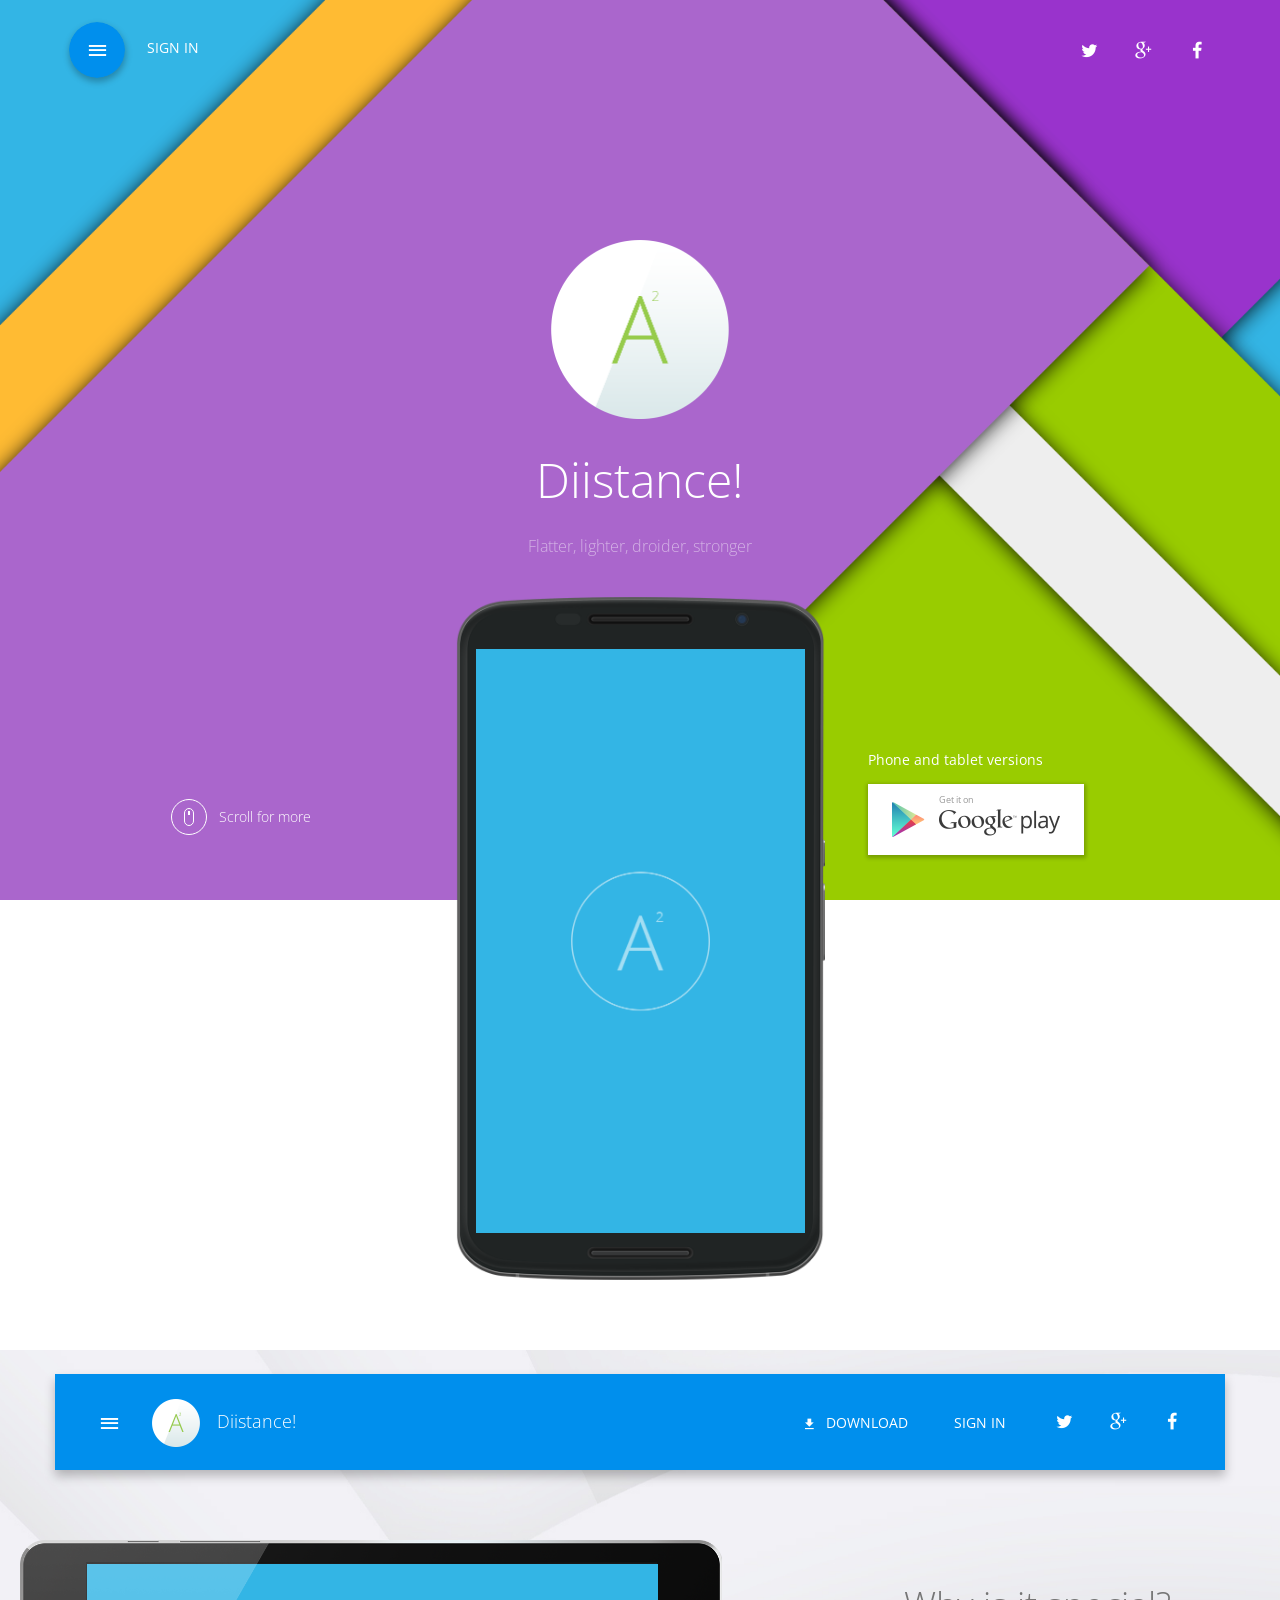
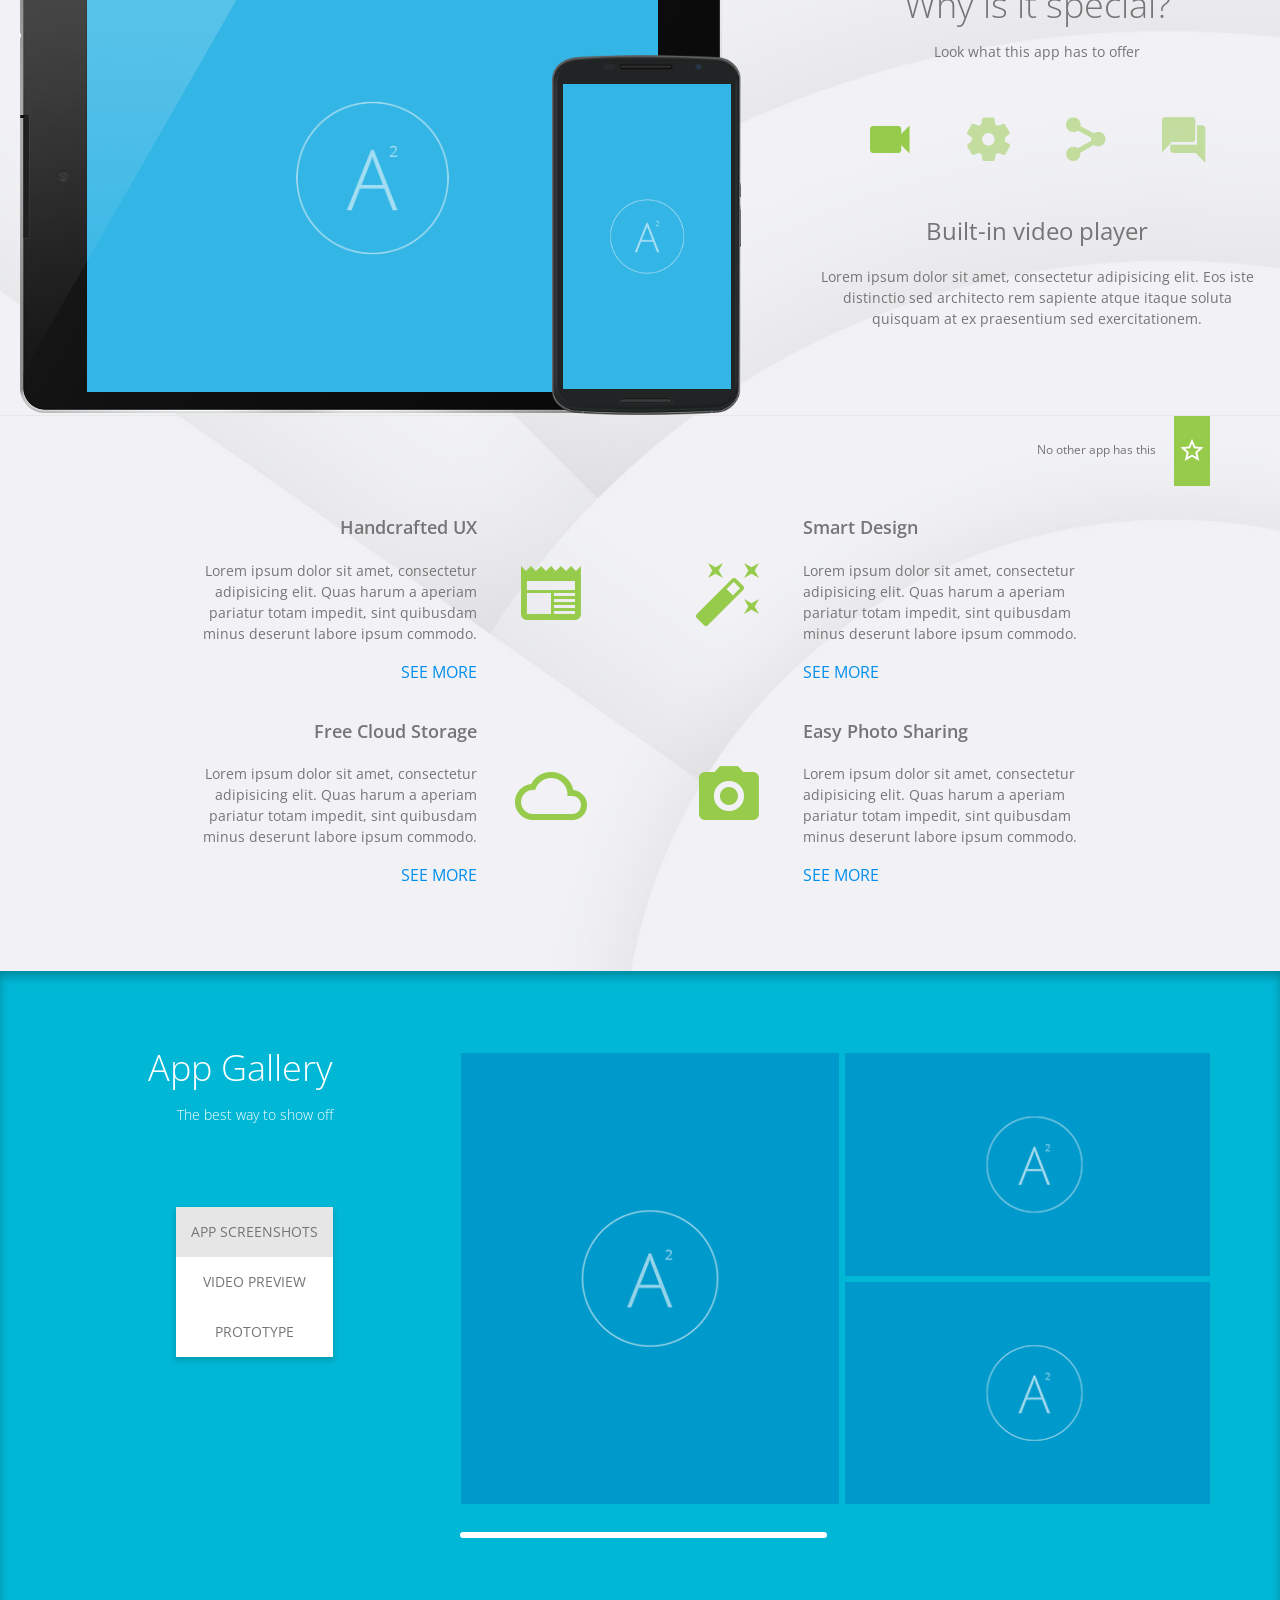
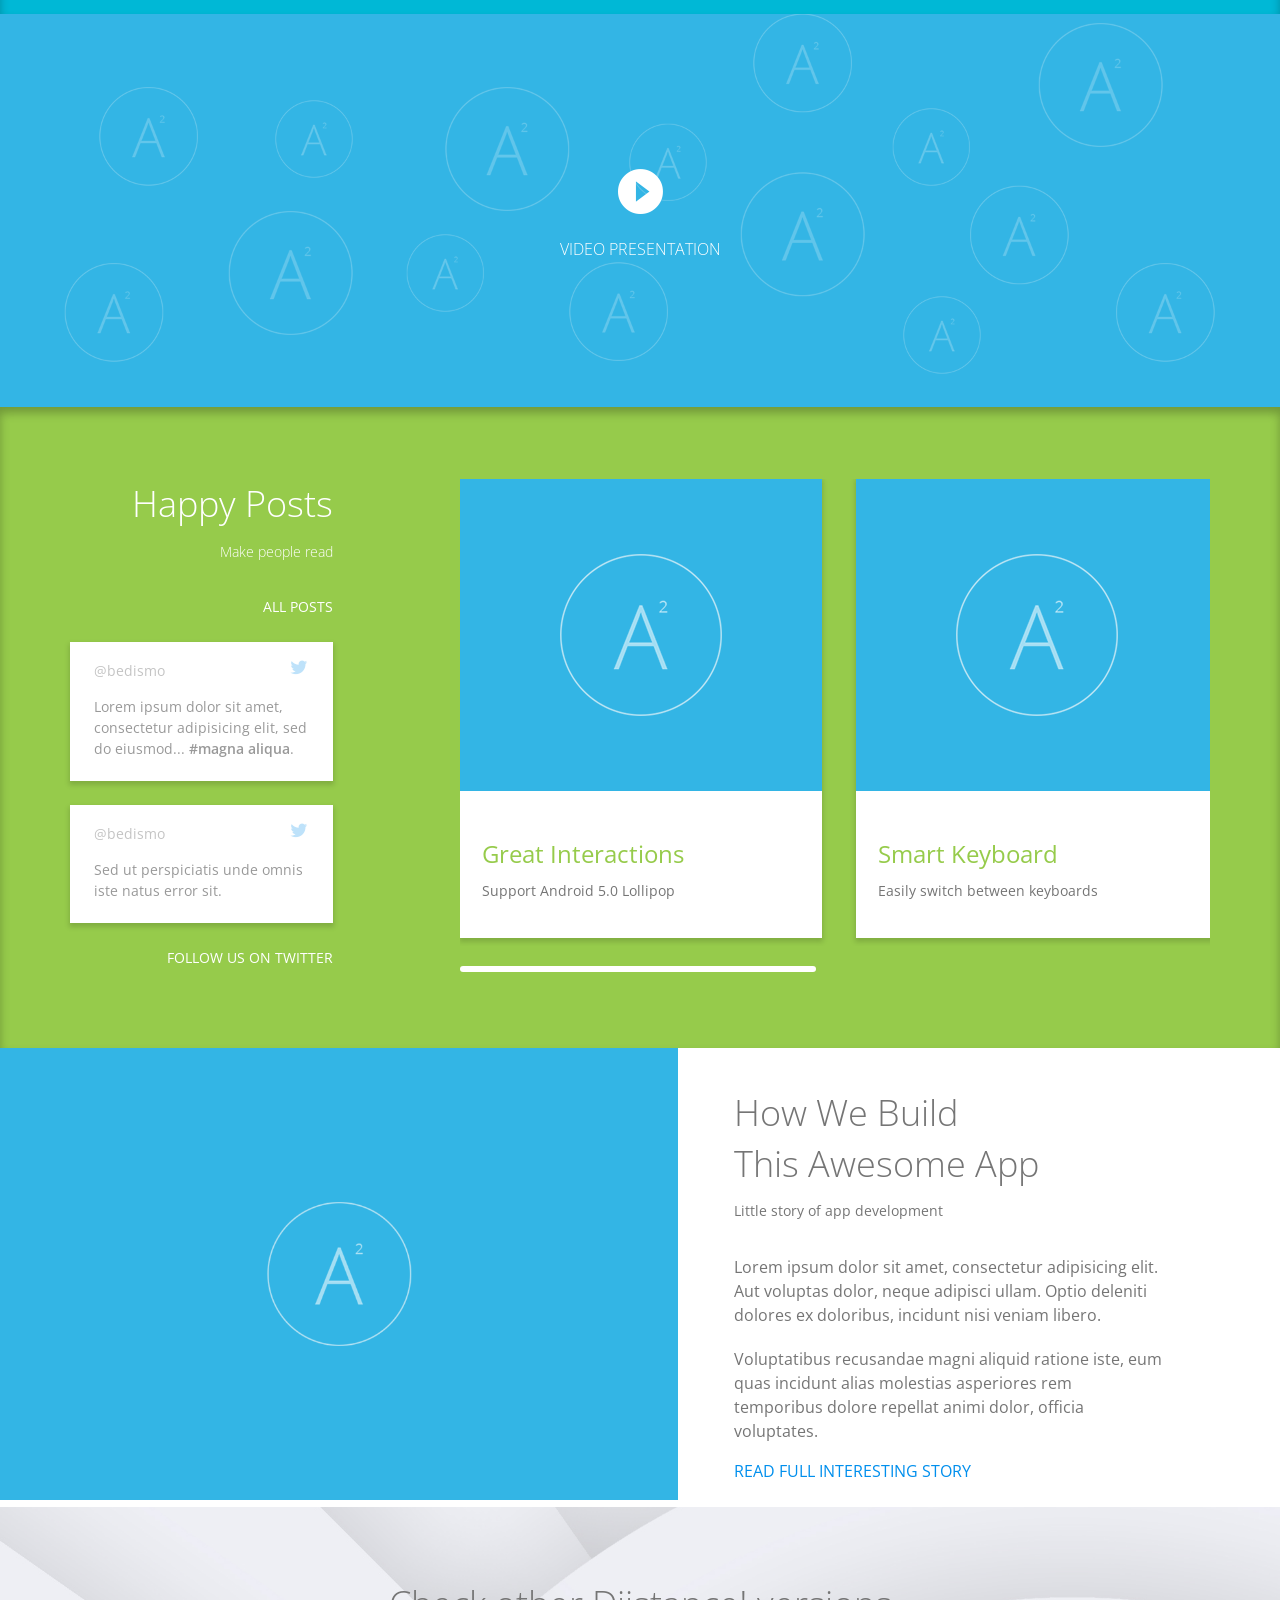
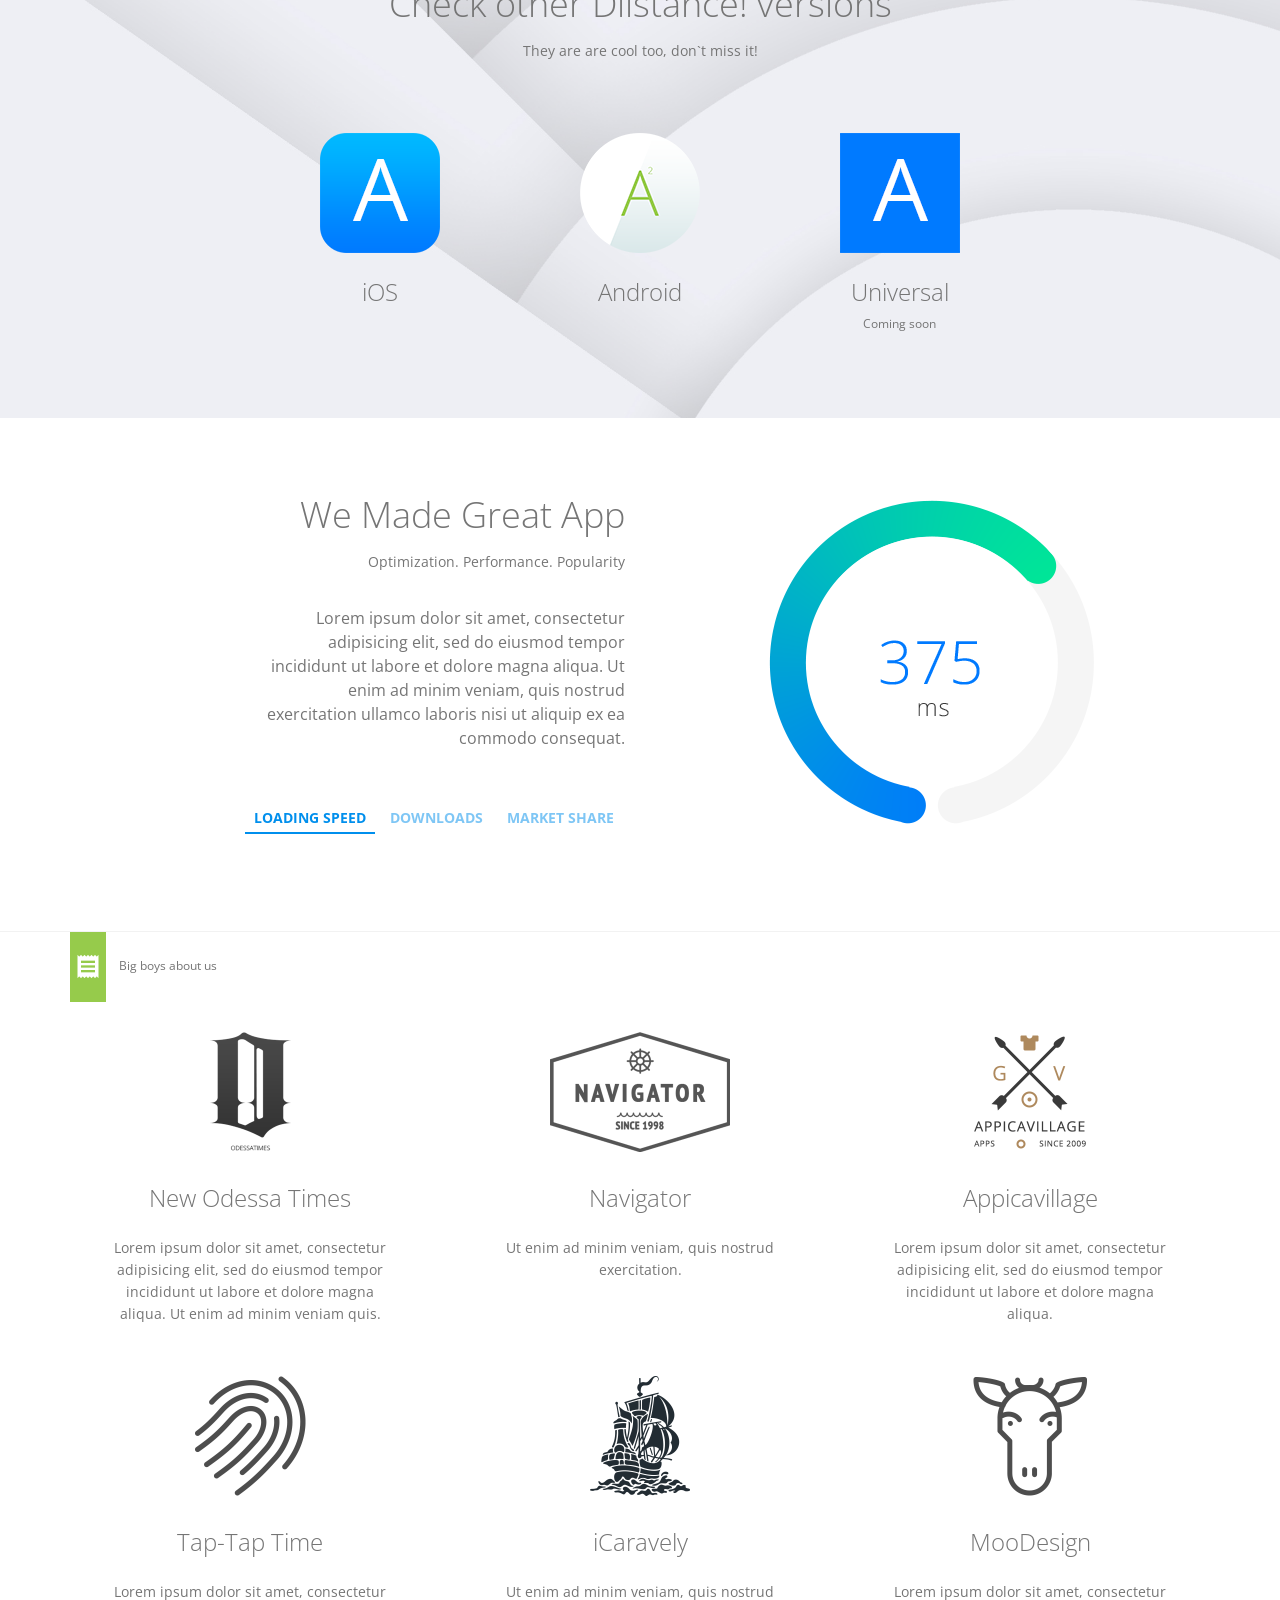
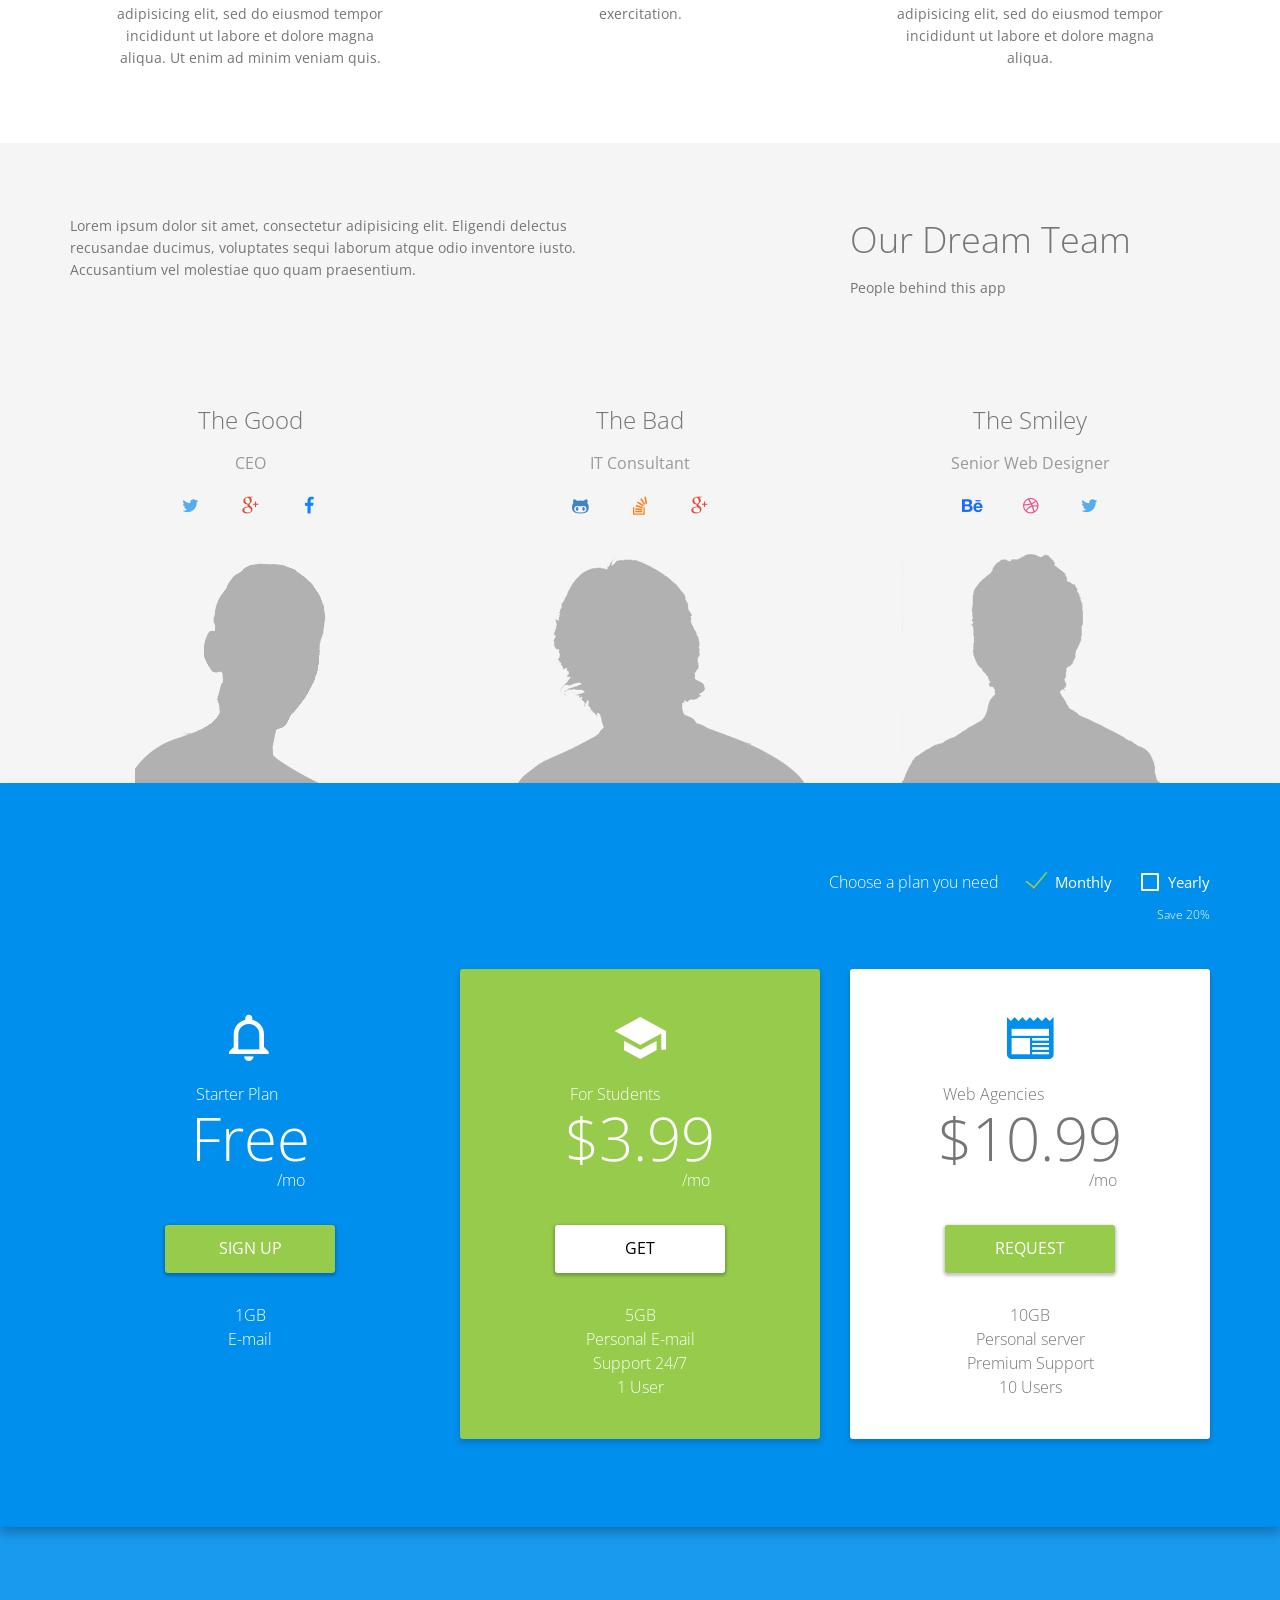
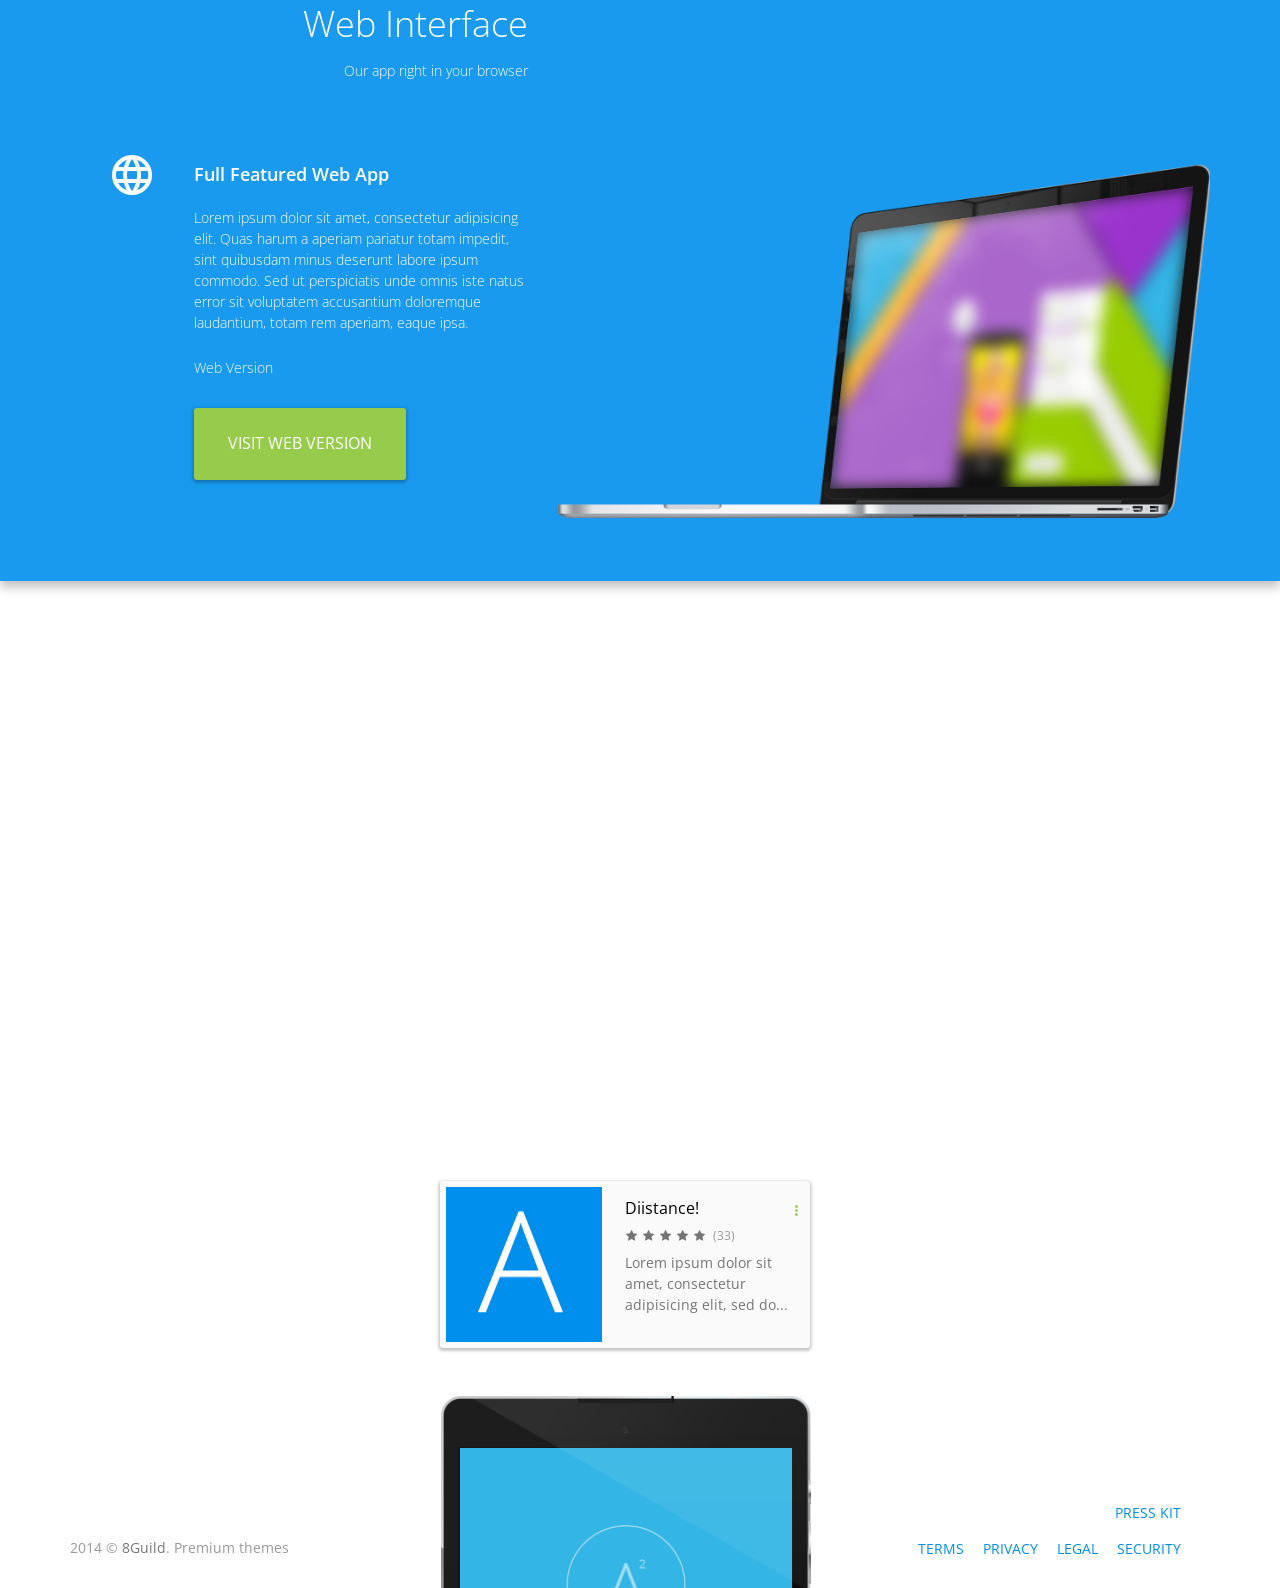
<file: index.html>
<!doctype html>
<html>
  <head>
    <meta charset="utf-8">

    <!-- Site Title a -->
    
    <title>Diistance! - El despertador de LaunchZap</title>

    <!-- SEO Meta Tags -->
    <meta name="description" content="Diistance es la aplicación para Android que te despierta en el momento y lugar que necesitas para no perder ni un solo minuto de tu vida" />
    <meta name="keywords" content="Android, Material Design, Despertador, Vida diaria, adolescentes" />
    <meta name="author" content="LaunchZap" />

    <!-- Mobile Specific Meta Tag -->
    <meta name="viewport" content="width=device-width, initial-scale=1.0, maximum-scale=1.0, user-scalable=no" />

    <!-- Favicon Icon -->
    <link rel="shortcut icon" href="favicon.ico" type="image/x-icon">
    <link rel="icon" href="favicon.ico" type="image/x-icon">

    <!-- Theme Stylesheet -->
    <link href="css/style.css" rel="stylesheet" media="screen">

    <!-- Preloader (Pace.js) -->
    <script src="js/plugins/pace.min.js"></script>

    <!-- Modernizr -->
		<script src="js/libs/modernizr.custom.js"></script>
    <script src="js/libs/detectizr.min.js"></script>
    
  </head>
  
  <!-- Body -->
  <!-- Remove '.fixed-footer' from body to disable fixed footer reveal on scroll -->
  <body class="fixed-footer">

    <!-- Preloader -->
    <div id="preloader">
      <div class="logo">
        <img src="img/logo-middle.png" alt="Diistance">
        <span>Diistance!</span>
      </div>
    </div>

    <!-- Fake scrollbar (when open popups/modals) -->
    <div class="fake-scrollbar"></div>

    <!-- Off-canvas Navigation -->
    <div class="offcanvas-nav">
      <!-- Head (Fixed Part) -->
      <div class="nav-head">
        <div class="top-bar">
          <form class="search-box">
            <span class="search-toggle waves-effect waves-light"></span>
            <input type="text" id="search-field">
            <button type="submit" class="search-btn"><i class="flaticon-search100"></i></button>
          </form>
          <div class="nav-close waves-effect waves-light waves-circle" data-offcanvas="close"><i class="flaticon-close47"></i></div>
          <div class="social-buttons">
            <a href="#" class="sb-twitter"><i class="bi-twitter"></i></a>
            <a href="#" class="sb-google-plus"><i class="bi-gplus"></i></a>
            <a href="#" class="sb-facebook"><i class="bi-facebook"></i></a>
          </div>
        </div>
        <a href="#" class="offcanvas-logo scrollup">
          <div class="icon"><img src="img/logo-big.png" alt="Diistance!"></div>
          <div class="title">
            Diistance!
            <span>Despertador, peludo, Gatuno</span>
          </div>
        </a>
        <a href="#" data-toggle="modal" data-target="#signin-page" data-modal-form="sign-in" class="light-color nav-link">Sign In</a>
        <a href="#" data-toggle="modal" data-target="#signin-page" data-modal-form="sign-up" class="light-color nav-link">Sign Up</a>
        <a href="#" class="btn btn-flat btn-light icon-left waves-effect waves-light"><i class="flaticon-download164"></i> Download</a>
      </div>
      <!-- Body (Scroll Part) -->
      <div class="nav-body">
        <div class="overflow">
          <div class="inner">
            <!-- Navigation -->
            <nav class="nav-link">
              <div class="scroll-nav" id="scroll-nav">
                <ul>
                  <!-- Add ".scroll" class to anchor tag to enable smooth scrolling -->
                  <li class="active"><a class="scrollup" href="#">Home</a></li>
                  <li><a class="scroll" href="#features" data-offset-top="-5">Features</a></li>
                  <li><a class="scroll" href="#gallery" data-offset-top="100">Gallery</a></li>
                  <li><a class="scroll" href="#video" data-offset-top="90">Video</a></li>
                  <li><a class="scroll" href="#posts" data-offset-top="100">Posts</a></li>
                  <li><a class="scroll" href="#app-story" data-offset-top="100">App Story</a></li>
                </ul>
                <ul>
                  <li><a class="scroll" href="#versions" data-offset-top="100">Versions</a></li>
                  <li><a class="scroll" href="#figures" data-offset-top="100">Figures</a></li>
                  <li><a class="scroll" href="#reviews" data-offset-top="115">Reviews</a></li>
                  <li><a class="scroll" href="#team" data-offset-top="100">Team</a></li>
                  <li><a class="scroll" href="#pricing" data-offset-top="100">Pricing</a></li>
                  <li><a class="scroll" href="#web-app" data-offset-top="100">Web App</a></li>
                </ul>
              </div>
              <ul class="pages">
                <li><a href="about.html">About Us</a></li>
                <li><a href="blog.html">Blog</a></li>
                <li><a href="blog-single.html">Single Post</a></li>
                <li><a href="portfolio.html">Portfolio</a></li>
                <li><a href="press.html">Press</a></li>
                <li><a href="legal.html">Legal</a></li>
                <li><a href="components.html">Components</a></li>
              </ul>
            </nav>
            <!-- Twitter/Blog Tabs -->
            <div class="offcanvas-tabs">
              <ul class="nav-tabs clearfix">
                <li class="active"><a class="waves-effect waves-primary" href="#twitter" data-toggle="tab">Twitter</a></li>
                <li><a class="waves-effect waves-primary" href="#blog" data-toggle="tab">Blog</a></li>
              </ul>
              <div class="tab-content">
                <div class="tab-pane fade in active" id="twitter">
                  <div class="twitter-feed">
                    <div class="tweet">
                      <a href="#" class="author">@bedismo</a>
                      <p>Lorem ipsum dolor sit amet, consectetur adipisicing elit, sed do eiusmod tempor et <a href="#">#magna aliqua</a>.</p>
                    </div>
                    <div class="tweet">
                      <a href="#" class="author">@bedismo</a>
                      <p>Sed ut perspiciatis unde omnis iste natus error sit voluptatem accusantium doloremque laudantium.</p>
                    </div>
                    <a href="#" class="text-smaller">Follow us on twitter</a>
                  </div>
                </div>
                <div class="tab-pane fade" id="blog">
                  <div class="offcanvas-posts">
                    <a href="blog-single.html" class="post">
                      Check Release
                      <span>Lorem ipsum dolor sit</span>
                    </a>
                    <a href="blog-single.html" class="post">
                      New App Skin Available
                      <span>Tenetur omnis sit odit velit quaerat deserunt cupiditate.</span>
                    </a>
                    <a href="blog-single.html" class="post">
                      Change is Coming
                      <span>Sed ut perspiciatis unde omnis</span>
                    </a>
                  </div>
                </div>
              </div>
            </div>
            <!-- Instagram Posts -->
            <div class="offcanvas-instagram">
              <div class="instgr-row clearfix">
                <a class="waves-effect" href="#"><img src="img/offcanvas/instgr.png" alt="Thumbnail"></a>
                <a class="waves-effect" href="#"><img src="img/offcanvas/instgr.png" alt="Thumbnail"></a>
                <a class="waves-effect" href="#"><img src="img/offcanvas/instgr.png" alt="Thumbnail"></a>
              </div>
              <div class="instgr-row clearfix">
                <a class="waves-effect" href="#"><img src="img/offcanvas/instgr.png" alt="Thumbnail"></a>
                <a class="waves-effect" href="#"><img src="img/offcanvas/instgr.png" alt="Thumbnail"></a>
                <a class="waves-effect" href="#"><img src="img/offcanvas/instgr.png" alt="Thumbnail"></a>
              </div>
              <a href="#" class="text-smaller">Follow us on Instagram</a>
            </div>
          </div>
        </div>
      </div>
    </div><!-- Off-canvas Navigation End -->

    <!--Modal (Signin/Signup Page)-->
    <div class="modal fade" id="signin-page">
      <div class="modal-dialog">
        <div class="modal-form">
          <div class="tab-content">
            <!-- Sign in form -->
            <form class="tab-pane transition scale fade in active" id="signin-form" autocomplete="off">
              <h3 class="modal-title">Sign In</h3>
              <div class="form-control space-top-2x">
                <input type="email" name="si_email" id="si_email" readonly onfocus="$(this).removeAttr('readonly');" required>
                <label for="si_email">Email</label>
                <span class="error-label"></span>
                <span class="valid-label"></span>
              </div>
              <div class="form-control">
                <input type="password" name="si-password" id="si-password" readonly onfocus="$(this).removeAttr('readonly');" required>
                <label for="si-password">Password</label>
                <a class="helper-link" href="#">Forgot password?</a>
                <span class="error-label"></span>
                <span class="valid-label"></span>
              </div>
              <label class="checkbox space-top-2x">
                <input type="checkbox"> Remember me
              </label>
              <div class="clearfix modal-buttons">
                <div class="pull-right">
                  <button type="button" class="btn btn-flat btn-default waves-effect" data-dismiss="modal">Cancel</button>
                  <button type="submit" class="btn btn-flat btn-primary waves-effect waves-primary">Sign In</button>
                </div>
                <!-- Switching forms (Fake nav tab) -->
                <div class="form-switch pull-left"><a class="btn btn-flat btn-primary waves-effect waves-primary" href="#form-1">Sign Up</a></div>
              </div>
            </form>

            <!-- Sign up form -->
            <form class="tab-pane transition scale fade" id="signup-form">
              <h3 class="modal-title">Sign Up</h3>
              <div class="form-control space-top-2x">
                <input type="email" name="su-email" id="su-email" required>
                <label for="su-email">Email</label>
                <span class="error-label"></span>
                <span class="valid-label"></span>
              </div>
              <div class="form-control">
                <input type="password" name="su-password" id="su-password" required>
                <label for="su-password">Password</label>
                <span class="error-label"></span>
                <span class="valid-label"></span>
              </div>
              <div class="form-control">
                <input type="password" name="su-password-repeat" id="su-password-repeat" required>
                <label for="su-password-repeat">Repeat password</label>
                <span class="error-label"></span>
                <span class="valid-label"></span>
              </div>
              <label class="checkbox space-top-2x">
                <input type="checkbox"> Subscribe for our news
              </label>
              <div class="clearfix modal-buttons">
                <div class="pull-right">
                  <button type="button" class="btn btn-flat btn-default waves-effect" data-dismiss="modal">Cancel</button>
                  <button type="submit" class="btn btn-flat btn-primary waves-effect waves-primary">Sign Up</button>
                </div>
                <!-- Switching forms (Fake nav tab) -->
                <div class="form-switch pull-left"><a class="btn btn-flat btn-primary waves-effect waves-primary" href="#form-2">Sign In</a></div>
              </div>
            </form>
          </div>
          <!-- Hidden real nav tabs -->
          <ul class="nav-tabs hidden">
            <li id="form-1"><a href="#signup-form" data-toggle="tab">Sign up</a></li>
            <li id="form-2"><a href="#signin-form" data-toggle="tab">Sign in</a></li>
          </ul>
        </div>
      </div><!-- /.modal-dialog -->
    </div><!-- /.modal -->

    <!-- Intro Section -->
    <section class="intro" style="background-image: url(img/intro/intro-bg.png);">
      <div class="container">
        <div class="column-wrap">

          <!-- Left Column -->
          <div class="column c-left">
            <!-- Navi -->
            <div class="navi">
              <div class="nav-toggle nav-toggle-float" data-offcanvas="open">
                <span class="waves-effect waves-light">
                  <i class="flaticon-menu55"></i>
                </span>
              </div>
              <a href="#" data-toggle="modal" data-target="#signin-page" data-modal-form="sign-in">Sign in</a>
            </div>
            <!-- Scroll for More Button -->
            <a href="#features" class="scroll-more scroll" data-offset-top="-5">
              <i class="icon"></i>
              <span>Scroll for more</span>
            </a>
          </div>

          <!-- Middle Column-->
          <div class="column c-middle">
            <h1 class="logo">
              <img src="img/logo-big.png" alt="Diistance!">
              Diistance!
              <span>Flatter, lighter, droider, stronger</span>
            </h1>
            <div class="phone">
              <img src="img/intro/screen.png" alt="App Screen">
            </div>
          </div>

          <!-- Right Column-->
          <div class="column c-right">
            <!-- Social Buttons -->
            <div class="social-buttons text-right">
              <a href="#" class="sb-twitter"><i class="bi-twitter"></i></a>
              <a href="#" class="sb-google-plus"><i class="bi-gplus"></i></a>
              <a href="#" class="sb-facebook"><i class="bi-facebook"></i></a>
              <!-- <a href="#" class="sb-behance"><i class="bi-behance"></i></a> -->
              <!-- <a href="#" class="sb-bitbucket"><i class="bi-bitbucket"></i></a> -->
              <!-- <a href="#" class="sb-codepen"><i class="bi-codepen"></i></a> -->
              <!-- <a href="#" class="sb-deviantart"><i class="bi-deviantart"></i></a> -->
              <!-- <a href="#" class="sb-digg"><i class="bi-digg"></i></a> -->
              <!-- <a href="#" class="sb-dribbble"><i class="bi-dribbble"></i></a> -->
              <!-- <a href="#" class="sb-dropbox"><i class="bi-dropbox"></i></a> -->
              <!-- <a href="#" class="sb-flickr"><i class="bi-flickr"></i></a> -->
              <!-- <a href="#" class="sb-foursquare"><i class="bi-foursquare"></i></a> -->
              <!-- <a href="#" class="sb-github"><i class="bi-github"></i></a> -->
              <!-- <a href="#" class="sb-instagram"><i class="bi-instagram"></i></a> -->
              <!-- <a href="#" class="sb-jsfiddle"><i class="bi-jsfiddle"></i></a> -->
              <!-- <a href="#" class="sb-lastfm"><i class="bi-lastfm"></i></a> -->
              <!-- <a href="#" class="sb-linkedin"><i class="bi-linkedin"></i></a> -->
              <!-- <a href="#" class="sb-paypal"><i class="bi-paypal"></i></a> -->
              <!-- <a href="#" class="sb-pinterest"><i class="bi-pinterest-circled"></i></a> -->
              <!-- <a href="#" class="sb-reddit"><i class="bi-reddit"></i></a> -->
              <!-- <a href="#" class="sb-skype"><i class="bi-skype"></i></a> -->
              <!-- <a href="#" class="sb-soundcloud"><i class="bi-soundcloud"></i></a> -->
              <!-- <a href="#" class="sb-stackoverflow"><i class="bi-stackoverflow"></i></a> -->
              <!-- <a href="#" class="sb-steam"><i class="bi-steam"></i></a> -->
              <!-- <a href="#" class="sb-stumbleupon"><i class="bi-stumbleupon"></i></a> -->
              <!-- <a href="#" class="sb-trello"><i class="bi-trello"></i></a> -->
              <!-- <a href="#" class="sb-tumblr"><i class="bi-tumblr"></i></a> -->
              <!-- <a href="#" class="sb-twitch"><i class="bi-twitch"></i></a> -->
              <!-- <a href="#" class="sb-vimeo"><i class="bi-vimeo-squared"></i></a> -->
              <!-- <a href="#" class="sb-vine"><i class="bi-vine"></i></a> -->
              <!-- <a href="#" class="sb-vk"><i class="bi-vkontakte"></i></a> -->
              <!-- <a href="#" class="sb-wechat"><i class="bi-wechat"></i></a> -->
              <!-- <a href="#" class="sb-wordpress"><i class="bi-wordpress"></i></a> -->
              <!-- <a href="#" class="sb-xing"><i class="bi-xing"></i></a> -->
              <!-- <a href="#" class="sb-yahoo"><i class="bi-yahoo"></i></a> -->
              <!-- <a href="#" class="sb-yelp"><i class="bi-yelp"></i></a> -->
              <!-- <a href="#" class="sb-youtube"><i class="bi-youtube"></i></a> -->
            </div>
            <!-- Features -->
            <div class="intro-features">
              <div class="icon-block icon-block-horizontal box-float" data-transition-delay="100">
                <div class="icon va-middle"><i class="flaticon-screen47"></i></div>
                <div class="text">
                  <h3>Facil de usar</h3>
                  <p>Diistance fué pensada como </p>
                </div>
              </div>
              <div class="icon-block icon-block-horizontal box-float" data-transition-delay="300">
                <div class="icon va-middle"><i class="flaticon-cloud302"></i></div>
                <div class="text">
                  <h3>Cloud Storage</h3>
                  <p>Lorem ipsum dolor sit amet, consectetur adipisicing elit.</p>
                </div>
              </div>
              <div class="icon-block icon-block-horizontal box-float" data-transition-delay="500">
                <div class="icon va-middle"><i class="flaticon-magic20"></i></div>
                <div class="text">
                  <h3>Smart Design</h3>
                  <p>Lorem ipsum dolor sit amet, consectetur adipisicing elit.</p>
                </div>
              </div>
            </div>
            <!-- Download Button -->
            <div class="download">
              <p>Phone and tablet versions</p>
              <a href="#" class="btn btn-default btn-float waves-effect btn-google-play">
                <img src="img/google-play.png" alt="Google Play">
                <span>Get it on</span>
              </a>
            </div>
          </div>
        </div>
      </div>
    </section><!-- Intro Section End -->

    <!-- Content Wrap -->
    <div class="content-wrap">

      <!-- Navbar -->
      <!-- Add '.navbar-sticky' to make navbar stuck to top on document scroll -->
      <header class="navbar navbar-sticky">
        <div class="container">
          <!-- Nav Toggle -->
          <div class="nav-toggle waves-effect waves-light waves-circle" data-offcanvas="open"><i class="flaticon-menu55"></i></div>
          <!-- Logo -->
          <a href="#" class="logo scrollup">
            <img src="img/logo-small.png" alt="Diistance!">
            Diistance!
          </a>
          <!-- Toolbar -->
          <div class="toolbar">
            <a href="#" class="btn btn-flat btn-light icon-left waves-effect waves-light"><i class="flaticon-download164"></i> Download</a>
            <a href="#" data-toggle="modal" data-target="#signin-page" data-modal-form="sign-in" class="action-btn">Sign in</a>
            <!-- Social Buttons -->
            <div class="social-buttons text-right">
              <a href="#" class="sb-twitter"><i class="bi-twitter"></i></a>
              <a href="#" class="sb-google-plus"><i class="bi-gplus"></i></a>
              <a href="#" class="sb-facebook"><i class="bi-facebook"></i></a>
            </div>
          </div>
        </div>
      </header><!-- Navbar End -->

      <!-- Features -->
      <section class="fw-bg bg-align-bottom" style="background-image: url(img/circles-25.jpg);" id="features">

        <!-- Feature Tabs -->
        <div class="feature-tabs">
          <!-- Heading when columns stack -->
          <div class="block-heading visible-when-stack">
            <h2>Why is it special?</h2>
            <span>Look what this app has to offer</span>
          </div>
          <div class="clearfix">
            <!-- Devices -->
            <div class="devices">
              <div class="tablet">
                <img src="img/features/tablet.png" alt="Tablet">
                <img class="reflection" src="img/features/tablet-reflection.png" alt="Reflection">
                <div class="mask">
                  <ul class="screens">
                    <li class="active in" id="ts01"><img src="img/features/tablet/screen.png" alt="Screen 01"></li>
                    <li id="ts02"><img src="img/features/tablet/screen.png" alt="Screen 02"></li>
                    <li id="ts03"><img src="img/features/tablet/screen.png" alt="Screen 03"></li>
                    <li id="ts04"><img src="img/features/tablet/screen.png" alt="Screen 04"></li>
                  </ul>
                </div>
              </div>
              <div class="phone">
                <img src="img/features/iphone.png" alt="iPhone">
                <div class="mask">
                  <ul class="screens">
                    <li class="active in" id="ps01"><img src="img/features/phone/screen.png" alt="Screen 01"></li>
                    <li id="ps02"><img src="img/features/phone/screen.png" alt="Screen 02"></li>
                    <li id="ps03"><img src="img/features/phone/screen.png" alt="Screen 03"></li>
                    <li id="ps04"><img src="img/features/phone/screen.png" alt="Screen 04"></li>
                  </ul>
                </div>
              </div>
            </div>
            <!-- Tabs -->
            <div class="tabs text-center">
              <div class="block-heading hidden-when-stack">
                <h2>Why is it special?</h2>
                <span>Look what this app has to offer</span>
              </div>
              <!-- Nav Tabs -->
              <!-- Remove data-autoswitch="true" to disable automatic tabs change. -->
              <ul class="nav-tabs" data-autoswitch="true" data-interval="3000">
                <li class="active"><a href="#video-player" data-toggle="tab" data-tablet="#ts01" data-phone="#ps01"><i class="flaticon-black397"></i></a></li>
                <li><a href="#settings" data-toggle="tab" data-tablet="#ts02" data-phone="#ps02"><i class="flaticon-settings49"></i></a></li>
                <li><a href="#file-sharing" data-toggle="tab" data-tablet="#ts03" data-phone="#ps03"><i class="flaticon-share39"></i></a></li>
                <li><a href="#chat" data-toggle="tab" data-tablet="#ts04" data-phone="#ps04"><i class="flaticon-chat75"></i></a></li>
              </ul>
              <!-- Tab panes -->
              <!-- Use different transitions: 'scale', 'scaleup', 'top', 'bottom', 'left', 'right' and 'flip' -->
              <div class="tab-content">
                <div class="tab-pane transition scale fade in active" id="video-player">
                  <h3>Built-in video player</h3>
                  <p>Lorem ipsum dolor sit amet, consectetur adipisicing elit. Eos iste distinctio sed architecto rem sapiente atque itaque soluta quisquam at ex praesentium sed exercitationem.</p>
                </div>
                <div class="tab-pane transition scale fade" id="settings">
                  <h3>Advanced settings</h3>
                  <p>Lorem ipsum dolor sit amet, consectetur adipisicing elit. Eos iste distinctio sed architecto rem sapiente atque itaque soluta quisquam at ex praesentium sed exercitationem.</p>
                </div>
                <div class="tab-pane transition scale fade" id="file-sharing">
                  <h3>Easy file sharing</h3>
                  <p>Lorem ipsum dolor sit amet, consectetur adipisicing elit. Eos iste distinctio sed architecto rem sapiente atque itaque soluta quisquam at ex praesentium sed exercitationem.</p>
                </div>
                <div class="tab-pane transition scale fade" id="chat">
                  <h3>Built-in chat</h3>
                  <p>Lorem ipsum dolor sit amet, consectetur adipisicing elit. Eos iste distinctio sed architecto rem sapiente atque itaque soluta quisquam at ex praesentium sed exercitationem.</p>
                </div>
              </div>
            </div>
          </div>
        </div>
        <hr class="with-shadow">

        <!-- Icon + Text + Link -->
        <div class="container padding-bottom-2x">
          <!-- Badge -->
          <div class="badge badge-success badge-reverse">
            No other app has this
            <span class="icon"><i class="flaticon-bookmark45"></i></span>
          </div>
          <!-- Content -->
          <div class="row">
            <div class="col-lg-10 col-lg-offset-1">
              <div class="row">
                <div class="col-sm-6">
                  <!-- Icon block are very flexible. If you remove '.icon-block-horizontal' you'll get stacked version. There is als modofier classes for icon like '.icon-bigger', '.va-middle' for vertical alignment. -->
                  <div class="icon-block icon-block-horizontal">
                    <div class="text text-right">
                      <h3>Handcrafted UX</h3>
                      <p>Lorem ipsum dolor sit amet, consectetur adipisicing elit. Quas harum a aperiam pariatur totam impedit, sint quibusdam minus deserunt labore ipsum commodo.</p>
                      <a href="#" class="link">See more</a>
                    </div>
                    <div class="icon icon-bigger va-middle"><i class="flaticon-screen47"></i></div>
                  </div>
                </div>
                <div class="col-md-6">
                  <div class="icon-block icon-block-horizontal">
                    <div class="icon icon-bigger va-middle"><i class="flaticon-magic20"></i></div>
                    <div class="text">
                      <h3>Smart Design</h3>
                      <p>Lorem ipsum dolor sit amet, consectetur adipisicing elit. Quas harum a aperiam pariatur totam impedit, sint quibusdam minus deserunt labore ipsum commodo.</p>
                      <a href="#" class="link">See more</a>
                    </div>
                  </div>
                </div>
              </div>
              <div class="row">
                <div class="col-sm-6">
                  <div class="icon-block icon-block-horizontal">
                    <div class="text text-right">
                      <h3>Free Cloud Storage</h3>
                      <p>Lorem ipsum dolor sit amet, consectetur adipisicing elit. Quas harum a aperiam pariatur totam impedit, sint quibusdam minus deserunt labore ipsum commodo.</p>
                      <a href="#" class="link">See more</a>
                    </div>
                    <div class="icon icon-bigger va-middle"><i class="flaticon-cloud304"></i></div>
                  </div>
                </div>
                <div class="col-md-6">
                  <div class="icon-block icon-block-horizontal">
                    <div class="icon icon-bigger va-middle"><i class="flaticon-camera59"></i></div>
                    <div class="text">
                      <h3>Easy Photo Sharing</h3>
                      <p>Lorem ipsum dolor sit amet, consectetur adipisicing elit. Quas harum a aperiam pariatur totam impedit, sint quibusdam minus deserunt labore ipsum commodo.</p>
                      <a href="#" class="link">See more</a>
                    </div>
                  </div>
                </div>
              </div>
            </div>
          </div>
        </div>
      </section><!-- Features End -->

      <!-- App Gallery -->
      <section class="fw-bg top-inner-shadow gallery padding-top-3x padding-bottom-3x" id="gallery" style="background-color: #00b8d6;">
        <div class="container">
          <div class="row">
            <div class="col-md-3 col-sm-4">
              <div class="block-heading light-color text-right">
                <h2>App Gallery</h2>
                <span>The best way to show off</span>
              </div>
              <div class="text-right">
                <div class="padding-top-2x hidden-sm hidden-xs"></div>
                <ul class="nav-tabs alt-tabs nav-vertical">
                  <li class="active"><a class="waves-effect" href="#screens" data-toggle="tab">App Screenshots</a></li>
                  <li><a class="waves-effect" href="#video-prev" data-toggle="tab">Video Preview</a></li>
                  <li><a class="waves-effect" href="#proto" data-toggle="tab">Prototype</a></li>
                </ul>
              </div>
            </div>
            <div class="col-lg-8 col-lg-offset-1 col-md-9 col-sm-8">
              <div class="tab-content">
                <div class="tab-pane fade in active" id="screens">
                  <div class="scroller app-gallery light-color">
                    <div class="item">
                      <a href="img/gallery/01.png" class="waves-effect">
                        <img src="img/gallery/th01.png" alt="Thumbnail">
                      </a>
                    </div>
                    <div class="item">
                      <a href="img/gallery/02.png" class="waves-effect">
                        <img src="img/gallery/th02.png" alt="Thumbnail">
                      </a>
                      <a href="img/gallery/02.png" class="waves-effect">
                        <img src="img/gallery/th02.png" alt="Thumbnail">
                      </a>
                    </div>
                    <div class="item">
                      <a href="img/gallery/01.png" class="waves-effect">
                        <img src="img/gallery/th01.png" alt="Thumbnail">
                      </a>
                    </div>
                    <div class="item">
                      <a href="img/gallery/02.png" class="waves-effect">
                        <img src="img/gallery/th02.png" alt="Thumbnail">
                      </a>
                      <a href="img/gallery/02.png" class="waves-effect">
                        <img src="img/gallery/th02.png" alt="Thumbnail">
                      </a>
                    </div>
                  </div>
                </div>
                <div class="tab-pane fade" id="video-prev">
                  <div class="embed-responsive embed-responsive-16by9">
                    <iframe class="embed-responsive-item" src="//player.vimeo.com/video/113575647?title=0&amp;byline=0&amp;portrait=0&amp;color=008fed" width="500" height="281" allowfullscreen></iframe>
                  </div>                
                </div>
                <div class="tab-pane fade" id="proto">
                  <img src="img/gallery/prototype.png" alt="Prototype">
                </div>
              </div>
            </div>
          </div>
        </div>
      </section><!-- App Gallery End -->

      <!-- Video Block -->
      <section class="fw-bg bg-align-bottom video-block" style="background-image: url(img/video-bg.png);" id="video">
        <div class="container">
          <a class="video-popup" href="http://vimeo.com/113575647">
            <i class="flaticon-play107"></i>
            Video Presentation
          </a>
        </div>
      </section><!-- Video Block End -->
      
      <!-- Blog Posts -->
      <section class="fw-bg top-inner-shadow padding-top-3x padding-bottom-3x" id="posts" style="background-color: #96cb4b;">
        <div class="container">
          <div class="row">
            <div class="col-md-3 col-sm-4">
              <div class="block-heading text-right light-color">
                <h2>Happy Posts</h2>
                <span>Make people read</span>
              </div>
              <div class="text-right">
                <a href="blog.html" class="text-smaller light-color">All Posts</a>
              </div>
              <!-- Twitter Feed -->
              <div class="twitter-feed">
                <div class="tweet tweet-float">
                  <a href="#" class="author">@bedismo</a>
                  <p>Lorem ipsum dolor sit amet, consectetur adipisicing elit, sed do eiusmod... <a href="#">#magna aliqua</a>.</p>
                </div>
                <div class="tweet tweet-float">
                  <a href="#" class="author">@bedismo</a>
                  <p>Sed ut perspiciatis unde omnis iste natus error sit.</p>
                </div>
                <div class="text-right">
                  <a href="#" class="text-smaller light-color">Follow us on twitter</a>
                </div>
              </div>
              <div class="space-bottom-2x visible-xs"></div>
            </div>
            <!-- Blog Posts -->
            <div class="col-lg-8 col-lg-offset-1 col-md-9 col-sm-8">
              <div class="scroller light-color posts">
                <div class="item">
                  <div class="post-tile">
                    <a href="blog-single.html" class="post-thumb waves-effect">
                      <img src="img/blog/thumb.png" alt="Great Interactions">
                    </a>
                    <div class="post-body">
                      <div class="post-title">
                        <a href="blog-single.html"><h3>Great Interactions</h3></a>
                        <span>Support Android 5.0 Lollipop</span>
                      </div>
                    </div>
                  </div>
                </div>
                <div class="item">
                  <div class="post-tile">
                    <a href="blog-single.html" class="post-thumb waves-effect">
                      <img src="img/blog/thumb.png" alt="Smart Keyboard">
                    </a>
                    <div class="post-body">
                      <div class="post-title">
                        <a href="blog-single.html"><h3>Smart Keyboard</h3></a>
                        <span>Easily switch between keyboards</span>
                      </div>
                    </div>
                  </div>
                </div>
                <div class="item">
                  <div class="post-tile">
                    <a href="blog-single.html" class="post-thumb waves-effect">
                      <img src="img/blog/thumb.png" alt="Interactions Map">
                    </a>
                    <div class="post-body">
                      <div class="post-title">
                        <a href="blog-single.html"><h3>Light Interface</h3></a>
                        <span>Pleasant to touch</span>
                      </div>
                    </div>
                  </div>
                </div>
                <div class="item">
                  <div class="post-tile">
                    <a href="blog-single.html" class="post-thumb waves-effect">
                      <img src="img/blog/thumb.png" alt="Interactions Map">
                    </a>
                    <div class="post-body">
                      <div class="post-title">
                        <a href="blog-single.html"><h3>Share Your Moments</h3></a>
                        <span>App that helps to share emotions</span>
                      </div>
                    </div>
                  </div>
                </div>
              </div>
            </div>
          </div>
        </div>
      </section><!-- Blog Posts End -->

      <!-- App Story (Prototyping) -->
      <!-- 2 required modifier classe available '.img-left' and '.img-right'-->
      <section class="split-block img-left" id="app-story">
        <div class="column">
          <img src="img/prototype.png" alt="Prototyping">
        </div>
        <div class="column">
          <div class="block-heading">
            <h2>How We Build<br>This Awesome App</h2>
            <span>Little story of app development</span>
          </div>
          <p>Lorem ipsum dolor sit amet, consectetur adipisicing elit. Aut voluptas dolor, neque adipisci ullam. Optio deleniti dolores ex doloribus, incidunt nisi veniam libero.</p>
          <p>Voluptatibus recusandae magni aliquid ratione iste, eum quas incidunt alias molestias asperiores rem temporibus dolore repellat animi dolor, officia voluptates.</p>
          <a href="#" class="link">Read full interesting story</a>
        </div>
      </section><!-- App Story End -->

      <!-- Appica Versions -->
      <section class="fw-bg padding-top-3x padding-bottom-2x" style="background-image: url(img/circles-50.jpg);" id="versions">
        <div class="container">
          <div class="block-heading text-center">
            <h2>Check other Diistance! versions</h2>
            <span>They are are cool too, don`t miss it!</span>
          </div>
          <div class="row space-top-3x">
            <div class="col-lg-8 col-lg-offset-2 col-md-10 col-md-offset-1">
              <div class="row appica-versions">
                <div class="col-xs-4">
                  <a href="../ios/index.html" class="icon-block">
                    <div class="icon">
                      <img src="img/versions/ios.png" alt="iOS Version">
                    </div>
                    <div class="text">
                      <h3>iOS</h3>
                    </div>
                  </a>
                </div>
                <div class="col-xs-4">
                  <a href="index.html" class="icon-block">
                    <div class="icon">
                      <img src="img/versions/android.png" alt="Android Version">
                    </div>
                    <div class="text">
                      <h3>Android</h3>
                    </div>
                  </a>
                </div>
                <div class="col-xs-4">
                  <div class="icon-block">
                    <div class="icon">
                      <img src="img/versions/universal.png" alt="Universal Version">
                    </div>
                    <div class="text">
                      <h3>Universal</h3>
                      <span>Coming soon</span>
                    </div>
                  </div>
                </div>
              </div>
            </div>
          </div>
        </div>
      </section><!-- Appica Versions End -->

      <!-- Horizontal Tabs -->
      <section class="padding-top-3x space-bottom-3x" id="figures">
        <div class="container">
          <div class="row">
            <div class="col-sm-6">
              <div class="block-heading text-right">
                <h2>We Made Great App</h2>
                <span>Optimization. Performance. Popularity</span>
              </div>
              <div class="row space-bottom">
                <div class="col-lg-8 col-md-10 col-lg-offset-4 col-md-offset-2">
                  <p class="text-right">Lorem ipsum dolor sit amet, consectetur adipisicing elit, sed do eiusmod tempor incididunt ut labore et dolore magna aliqua. Ut enim ad minim veniam, quis nostrud exercitation ullamco laboris nisi ut aliquip ex ea commodo consequat.</p>
                </div>
              </div>

              <!-- Nav tabs -->
              <ul class="nav-tabs text-right">
                <li class="active"><a class="waves-effect waves-primary" href="#speed" data-toggle="tab">Loading Speed</a></li>
                <li><a class="waves-effect waves-primary" href="#downloads" data-toggle="tab">Downloads</a></li>
                <li><a class="waves-effect waves-primary" href="#share" data-toggle="tab">Market Share</a></li>
              </ul>
            </div>
            <div class="col-sm-6">
              <!-- Tab panes -->
              <!-- Use different transitions: 'scale', 'scaleup', 'top', 'bottom', 'left', 'right' and 'flip' -->
              <div class="tab-content">
                <div class="tab-pane transition scale fade in active" id="speed">
                  <img src="img/graphs/speed.png" alt="Loading Speed">
                </div>
                <div class="tab-pane transition right fade" id="downloads">
                  <img src="img/graphs/downloads.png" alt="Downloads">
                </div>
                <div class="tab-pane transition flip fade" id="share">
                  <img src="img/graphs/share.png" alt="Market Share">
                </div>
              </div>
            </div>
          </div>
        </div>
      </section><!-- Horizontal Tabs End -->

      <!-- Press Reviews -->
      <section class="space-top" id="reviews">
        <hr>
        <div class="container padding-bottom">
          <!-- Badge -->
          <div class="badge badge-success">
            <span class="icon"><i class="flaticon-receipt9"></i></span>
            Big boys about us
          </div>
          <!-- Reviews -->
          <div class="row">
            <div class="col-sm-4">
              <div class="press-review">
                <img src="img/press-reviews/times.png" alt="New Odessa Times">
                <h3>New Odessa Times</h3>
                <p>Lorem ipsum dolor sit amet, consectetur adipisicing elit, sed do eiusmod tempor incididunt ut labore et dolore magna aliqua. Ut enim ad minim veniam quis.</p>
              </div>
            </div>
            <div class="col-sm-4">
              <div class="press-review">
                <img src="img/press-reviews/navigator.png" alt="Navigator">
                <h3>Navigator</h3>
                <p>Ut enim ad minim veniam, quis nostrud exercitation.</p>
              </div>
            </div>
            <div class="col-sm-4">
              <div class="press-review">
                <img src="img/press-reviews/appicavillage.png" alt="Appicavillage">
                <h3>Appicavillage</h3>
                <p>Lorem ipsum dolor sit amet, consectetur adipisicing elit, sed do eiusmod tempor incididunt ut labore et dolore magna aliqua.</p>
              </div>
            </div>
          </div>
          <div class="row">
            <div class="col-sm-4">
              <div class="press-review">
                <img src="img/press-reviews/taptap.png" alt="Tap-Tap Time">
                <h3>Tap-Tap Time</h3>
                <p>Lorem ipsum dolor sit amet, consectetur adipisicing elit, sed do eiusmod tempor incididunt ut labore et dolore magna aliqua. Ut enim ad minim veniam quis.</p>
              </div>
            </div>
            <div class="col-sm-4">
              <div class="press-review">
                <img src="img/press-reviews/icaravely.png" alt="iCaravely">
                <h3>iCaravely</h3>
                <p>Ut enim ad minim veniam, quis nostrud exercitation.</p>
              </div>
            </div>
            <div class="col-sm-4">
              <div class="press-review">
                <img src="img/press-reviews/moodesign.png" alt="MooDesign">
                <h3>MooDesign</h3>
                <p>Lorem ipsum dolor sit amet, consectetur adipisicing elit, sed do eiusmod tempor incididunt ut labore et dolore magna aliqua.</p>
              </div>
            </div>
          </div>
        </div>
      </section><!-- Press Reviews End -->

      <!-- Team -->
      <section class="fw-gray-bg padding-top-3x" id="team">
        <div class="container">
          <div class="row">
            <div class="col-sm-6">
              <p class="text-smaller">Lorem ipsum dolor sit amet, consectetur adipisicing elit. Eligendi delectus recusandae ducimus, voluptates sequi laborum atque odio inventore iusto. Accusantium vel molestiae quo quam praesentium.</p>
            </div>
            <div class="col-lg-4 col-lg-offset-2 col-md-5 col-md-offset-1 col-sm-6">
              <div class="block-heading">
                <h2>Our Dream Team</h2>
                <span>People behind this app</span>
              </div>
            </div>
          </div>
          <div class="row space-top-3x">
            <div class="col-sm-4 team-member">
              <h3>The Good</h3>
              <span>CEO</span>
              <div class="social-buttons">
                <a href="#" class="sb-twitter"><i class="bi-twitter"></i></a>
                <a href="#" class="sb-google-plus"><i class="bi-gplus"></i></a>
                <a href="#" class="sb-facebook"><i class="bi-facebook"></i></a>
              </div>
              <img src="img/team/good.png" alt="The Good">
            </div>
            <div class="col-sm-4 team-member">
              <h3>The Bad</h3>
              <span>IT Consultant</span>
              <div class="social-buttons">
                <a href="#" class="sb-github"><i class="bi-github"></i></a>
                <a href="#" class="sb-stackoverflow"><i class="bi-stackoverflow"></i></a>
                <a href="#" class="sb-google-plus"><i class="bi-gplus"></i></a>
              </div>
              <img src="img/team/bad.png" alt="The Bad">
            </div>
            <div class="col-sm-4 team-member">
              <h3>The Smiley</h3>
              <span>Senior Web Designer</span>
              <div class="social-buttons">
                <a href="#" class="sb-behance"><i class="bi-behance"></i></a>
                <a href="#" class="sb-dribbble"><i class="bi-dribbble"></i></a>
                <a href="#" class="sb-twitter"><i class="bi-twitter"></i></a>
              </div>
              <img src="img/team/smiley.png" alt="The Smiley">
            </div>
          </div>
        </div>
      </section><!-- Team End -->

      <!-- Pricing -->
      <section class="fw-bg bottom-shadow padding-top-3x padding-bottom-2x" id="pricing" style="background-color: #008fed; z-index: 1;">
        <div class="container light-color">
          <!-- Plan Switcher -->
          <div class="pricing-plan-switcher text-right">
            <div class="label">Choose a plan you need</div>
            <label class="radio-inline radio-alt">
              <input type="radio" name="plan" id="plan01" checked> Monthly
            </label>
            <label class="radio-inline radio-alt">
              <input type="radio" name="plan" id="plan02"> Yearly
            </label>
            <span>Save 20%</span>
          </div>
          <div class="row space-top-2x">
            <div class="col-sm-4">
              <!-- Pricing Plan -->
              <div class="pricing-plan">
                <div class="icon"><i class="flaticon-notifications1"></i></div>
                <div class="pricing-plan-title">
                  <span class="name">Starter Plan</span>
                  Free
                  <span class="period">/mo</span>
                </div>
                <a href="#" class="btn btn-block btn-success btn-float waves-effect waves-light">Sign Up</a>
                <ul class="pricing-plan-description">
                  <li>1GB</li>
                  <li>E-mail</li>
                </ul>
              </div>
            </div>
            <!-- Pricing Plan -->
            <div class="col-sm-4">
              <div class="pricing-plan pricing-plan-float pricing-plan-success">
                <div class="icon"><i class="flaticon-graduate32"></i></div>
                <div class="pricing-plan-title">
                  <span class="name">For Students</span>
                  $3.99
                  <span class="period">/mo</span>
                </div>
                <a href="#" class="btn btn-block btn-default btn-float waves-effect">Get</a>
                <ul class="pricing-plan-description">
                  <li>5GB</li>
                  <li>Personal E-mail</li>
                  <li>Support 24/7</li>
                  <li>1 User</li>
                </ul>
              </div>
            </div>
            <!-- Pricing Plan -->
            <div class="col-sm-4">
              <div class="pricing-plan pricing-plan-float">
                <div class="icon"><i class="flaticon-screen47"></i></div>
                <div class="pricing-plan-title">
                  <span class="name">Web Agencies</span>
                  $10.99
                  <span class="period">/mo</span>
                </div>
                <a href="#" class="btn btn-block btn-success btn-float waves-effect waves-light">Request</a>
                <ul class="pricing-plan-description">
                  <li>10GB</li>
                  <li>Personal server</li>
                  <li>Premium Support</li>
                  <li>10 Users</li>
                </ul>
              </div>
            </div>
          </div>
        </div>
      </section><!-- Pricing End -->

      <!-- Web Application -->
      <section class="fw-bg bottom-shadow padding-top-3x padding-bottom-2x" style="background-color: #199aef;" id="web-app">
        <div class="container light-color">
          <div class="row">
            <div class="col-md-5">
              <div class="block-heading text-right">
                <h2>Web Interface</h2>
                <span>Our app right in your browser</span>
              </div>
            </div>
          </div>
          <div class="row space-top-2x">
            <div class="col-md-5">
              <div class="icon-block icon-block-horizontal">
                <div class="icon hidden-xs"><i class="flaticon-earth205"></i></div>
                <div class="text">
                  <h3>Full Featured Web App</h3>
                  <p>Lorem ipsum dolor sit amet, consectetur adipisicing elit. Quas harum a aperiam pariatur totam impedit, sint quibusdam minus deserunt labore ipsum commodo. Sed ut perspiciatis unde omnis iste natus error sit voluptatem accusantium doloremque laudantium, totam rem aperiam, eaque ipsa.</p>
                  <p class="space-top">Web Version</p>
                  <a href="#" class="btn btn-success btn-float waves-effect waves-light btn-lg">Visit Web Version</a>
                </div>
              </div>
            </div>
            <div class="col-md-7">
              <img src="img/webapp/macbook.png" alt="Web App">
            </div>
          </div>
        </div>
      </section><!-- Web Application End -->

    </div><!-- Content Wrap End -->

    <!-- Footer -->
    <footer class="footer padding-top-3x">
      <div class="container space-top">
        <!-- Footer Head -->
        <div class="footer-head-wrap">
          <a href="#" class="footer-head waves-effect waves-button waves-float">
            <div class="logo">
              <img src="img/footer/footer-logo.png" alt="Diistance!">
            </div>
            <div class="info">
              <h2>Diistance!</h2>
              <div class="rating">
                <i class="bi-star"></i>
                <i class="bi-star"></i>
                <i class="bi-star"></i>
                <i class="bi-star"></i>
                <i class="bi-star"></i>
                <span>(33)</span>
              </div>
              <p>Lorem ipsum dolor sit amet, consectetur adipisicing elit, sed do...</p>
            </div>
          </a>
        </div>
        <div class="body padding-top-2x">
          <!-- Copyright -->
          <div class="column copyright">
            <p>2014 &copy; <a href="http://8guild.com/" target="_blank">8Guild</a>. Premium themes</p>
          </div>
          <!-- Gadget (Middle Column) -->
          <div class="column hidden-sm hidden-xs">
            <div class="gadget">
              <img src="img/footer/screen.png" alt="Screen">
            </div>
          </div>
          <nav class="column footer-nav">
            <ul>
              <li><a href="press.html">Press Kit</a></li>
              <li><a href="legal.html">Terms</a></li>
              <li><a href="#">Privacy</a></li>
              <li><a href="legal.html">Legal</a></li>
              <li><a href="#">Security</a></li>
            </ul>
          </nav>
        </div>
      </div>
    </footer><!-- Footer End -->
    
    <!-- Javascript (jQuery) Libraries and Plugins -->
    <script src="js/libs/jquery-2.1.3.min.js"></script>
    <script src="js/libs/jquery.easing.1.3.js"></script>
    <script src="js/plugins/velocity.min.js"></script>
    <script src="js/plugins/bootstrap.min.js"></script>
    <script src="js/plugins/smoothscroll.js"></script>
    <script src="js/plugins/waves.min.js"></script>
    <script src="js/plugins/jquery.waypoints.min.js"></script>
    <script src="js/plugins/form-plugins.js"></script>
    <script src="js/plugins/jquery.magnific-popup.min.js"></script>
    <script src="js/plugins/jquery.mCustomScrollbar.min.js"></script>
    <script src="js/scripts.js"></script>

  </body><!-- Body End-->
</html>
</file>
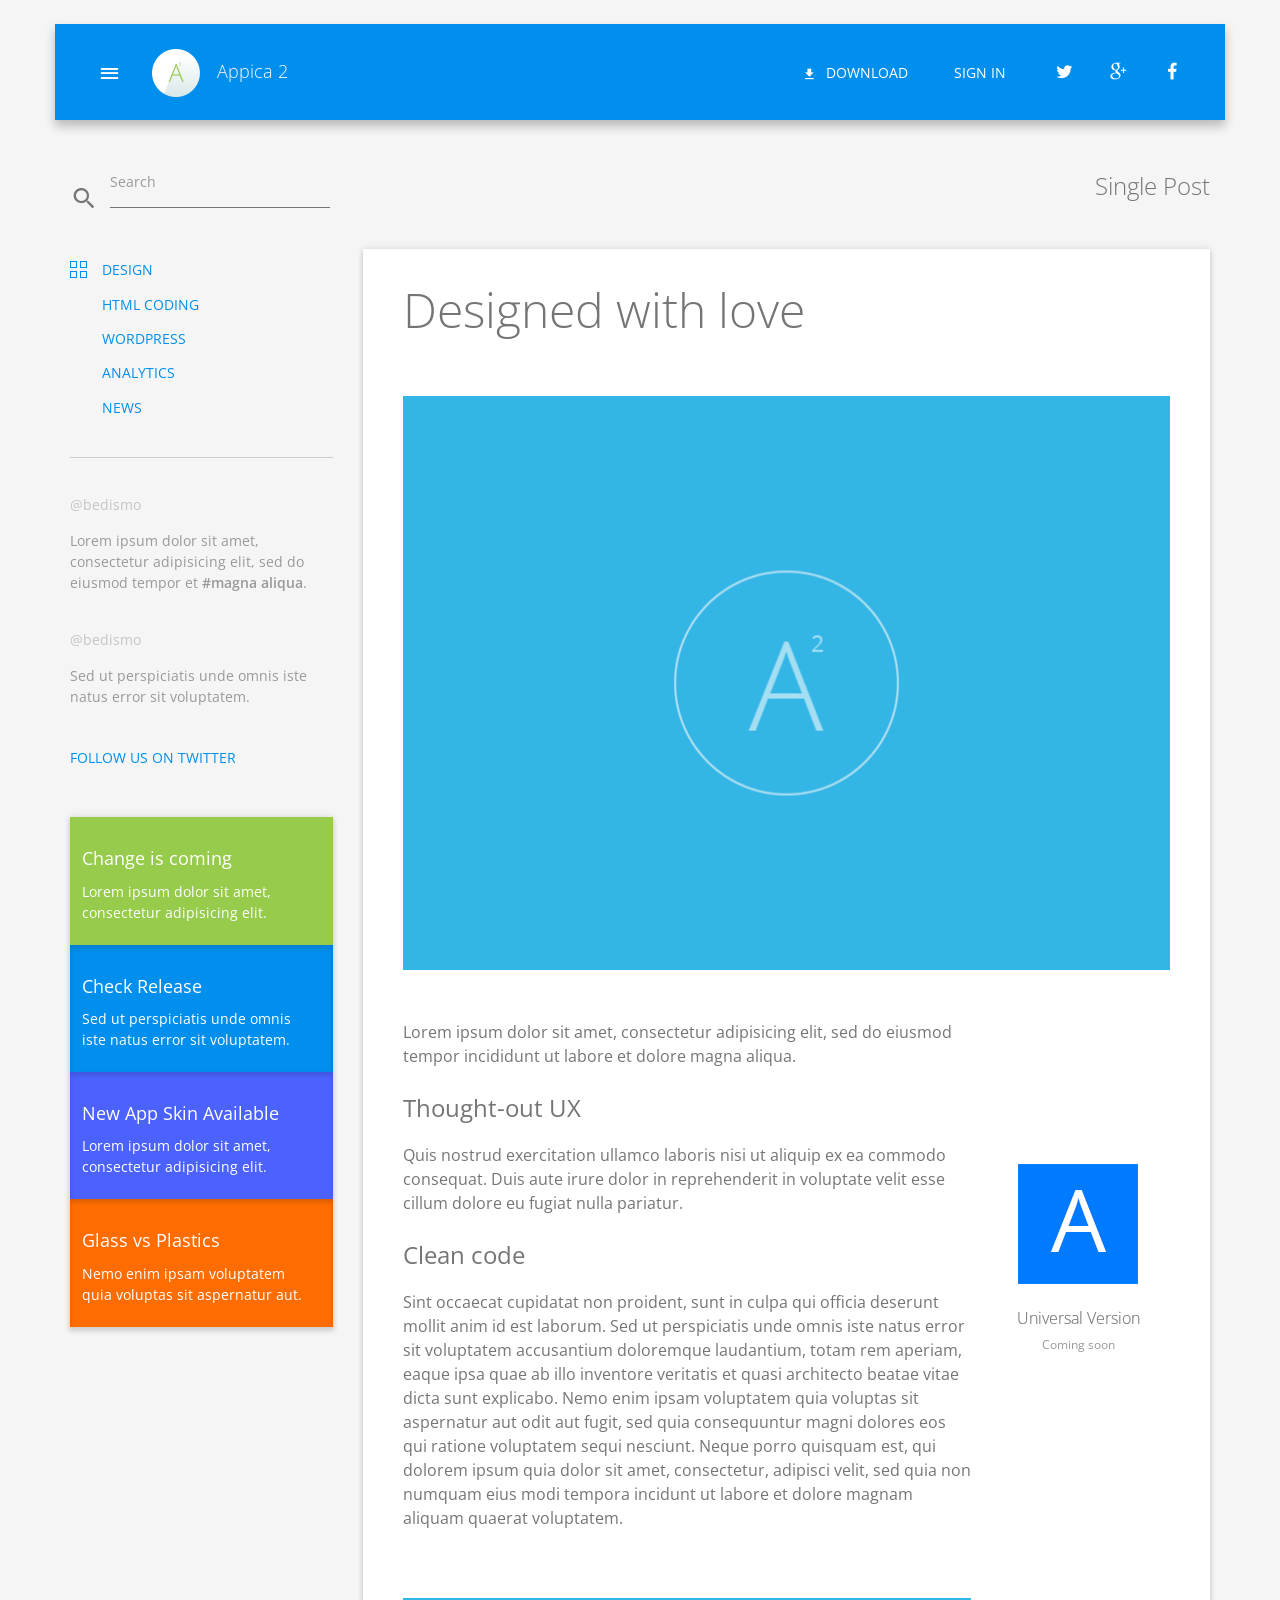
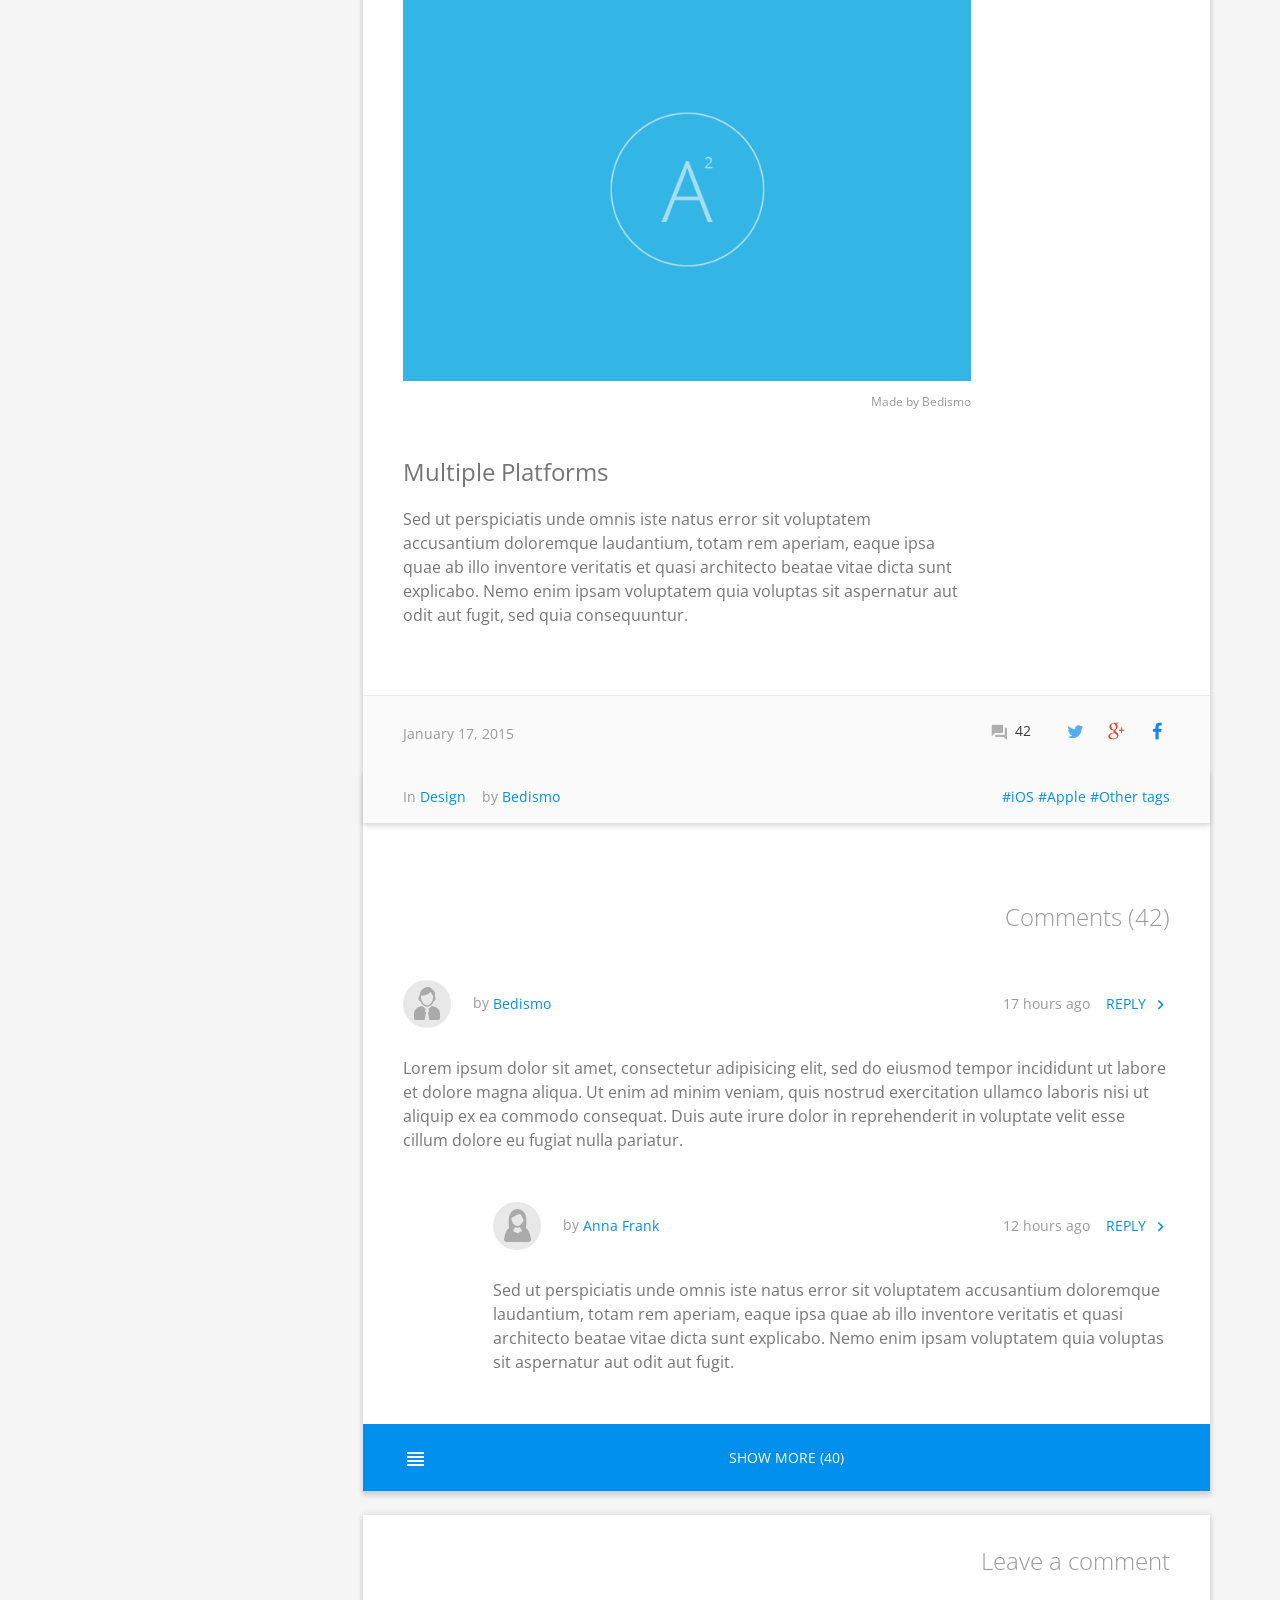
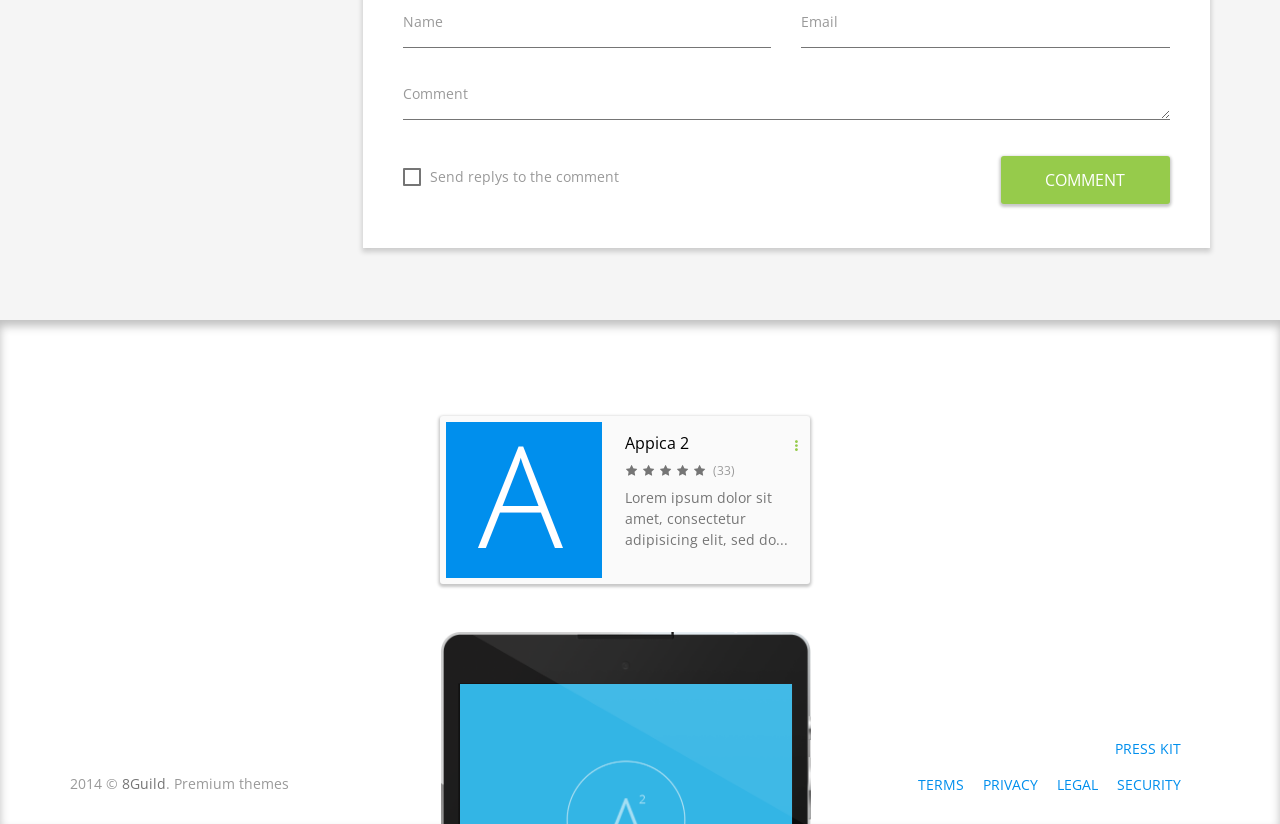
<file: blog-single.html>
<!doctype html>
<html>
  <head>
    <meta charset="utf-8">

    <!-- Site Title -->
    <title>GFXFree.Net - All For WebMasters... Appica 2 | Android Version</title>

    <!-- SEO Meta Tags -->
    <meta name="description" content="Responsive HTML5 Theme in Material Design Style" />
    <meta name="keywords" content="responsive html5 theme, ios, android, material design, landing, application, mobile, blog, portfolio, bootstrap 3, css, jquery, flat, modern" />
    <meta name="author" content="8Guild" />

    <!-- Mobile Specific Meta Tag -->
    <meta name="viewport" content="width=device-width, initial-scale=1.0, maximum-scale=1.0, user-scalable=no" />

    <!-- Favicon Icon -->
    <link rel="shortcut icon" href="favicon.ico" type="image/x-icon">
    <link rel="icon" href="favicon.ico" type="image/x-icon">

    <!-- Theme Stylesheet -->
    <link href="css/style.css" rel="stylesheet" media="screen">

    <!-- Preloader (Pace.js) -->
    <script src="js/plugins/pace.min.js"></script>
    
    <!-- Modernizr -->
    <script src="js/libs/modernizr.custom.js"></script>
    <script src="js/libs/detectizr.min.js"></script>
    
  </head>
  
  <!-- Body -->
  <body class="gray-bg">

    <!-- Preloader -->
    <div id="preloader">
      <div class="logo">
        <img src="img/logo-middle.png" alt="Appica 2">
        <span>Appica 2</span>
      </div>
    </div>

    <!-- Fake scrollbar (when open popups/modals) -->
    <div class="fake-scrollbar"></div>

    <!-- Off-canvas Navigation -->
    <div class="offcanvas-nav">
      <!-- Head (Fixed Part) -->
      <div class="nav-head">
        <div class="top-bar">
          <form class="search-box">
            <span class="search-toggle waves-effect waves-light"></span>
            <input type="text" id="search-field">
            <button type="submit" class="search-btn"><i class="flaticon-search100"></i></button>
          </form>
          <div class="nav-close waves-effect waves-light waves-circle" data-offcanvas="close"><i class="flaticon-close47"></i></div>
          <div class="social-buttons">
            <a href="#" class="sb-twitter"><i class="bi-twitter"></i></a>
            <a href="#" class="sb-google-plus"><i class="bi-gplus"></i></a>
            <a href="#" class="sb-facebook"><i class="bi-facebook"></i></a>
          </div>
        </div>
        <a href="index.html" class="offcanvas-logo">
          <div class="icon"><img src="img/logo-big.png" alt="Appica 2"></div>
          <div class="title">
            Appica 2
            <span>Flatter, lighter, droider</span>
          </div>
        </a>
        <a href="#" data-toggle="modal" data-target="#signin-page" data-modal-form="sign-in" class="light-color nav-link">Sign In</a>
        <a href="#" data-toggle="modal" data-target="#signin-page" data-modal-form="sign-up" class="light-color nav-link">Sign Up</a>
        <a href="#" class="btn btn-flat btn-light icon-left waves-effect waves-light"><i class="flaticon-download164"></i> Download</a>
      </div>
      <!-- Body (Scroll Part) -->
      <div class="nav-body">
        <div class="overflow">
          <div class="inner">
            <!-- Navigation -->
            <nav class="nav-link">
              <div class="scroll-nav">
                <ul>
                  <li><a href="index.html">Home</a></li>
                  <li><a href="index.html#features">Features</a></li>
                  <li><a href="index.html#gallery">Gallery</a></li>
                  <li><a href="index.html#video">Video</a></li>
                  <li><a href="index.html#posts">Posts</a></li>
                  <li><a href="index.html#app-story">App Story</a></li>
                </ul>
                <ul>
                  <li><a href="index.html#versions">Versions</a></li>
                  <li><a href="index.html#figures">Figures</a></li>
                  <li><a href="index.html#reviews">Reviews</a></li>
                  <li><a href="index.html#team">Team</a></li>
                  <li><a href="index.html#pricing">Pricing</a></li>
                  <li><a href="index.html#web-app">Web App</a></li>
                </ul>
              </div>
              <ul class="pages">
                <li><a href="about.html">About Us</a></li>
                <li><a href="blog.html">Blog</a></li>
                <li class="active"><a href="blog-single.html">Single Post</a></li>
                <li><a href="portfolio.html">Portfolio</a></li>
                <li><a href="press.html">Press</a></li>
                <li><a href="legal.html">Legal</a></li>
                <li><a href="components.html">Components</a></li>
              </ul>
            </nav>
            <!-- Twitter/Blog Tabs -->
            <div class="offcanvas-tabs">
              <ul class="nav-tabs clearfix">
                <li class="active"><a class="waves-effect waves-primary" href="#twitter" data-toggle="tab">Twitter</a></li>
                <li><a class="waves-effect waves-primary" href="#blog" data-toggle="tab">Blog</a></li>
              </ul>
              <div class="tab-content">
                <div class="tab-pane fade in active" id="twitter">
                  <div class="twitter-feed">
                    <div class="tweet">
                      <a href="#" class="author">@bedismo</a>
                      <p>Lorem ipsum dolor sit amet, consectetur adipisicing elit, sed do eiusmod tempor et <a href="#">#magna aliqua</a>.</p>
                    </div>
                    <div class="tweet">
                      <a href="#" class="author">@bedismo</a>
                      <p>Sed ut perspiciatis unde omnis iste natus error sit voluptatem accusantium doloremque laudantium.</p>
                    </div>
                    <a href="#" class="text-smaller">Follow us on twitter</a>
                  </div>
                </div>
                <div class="tab-pane fade" id="blog">
                  <div class="offcanvas-posts">
                    <a href="blog-single.html" class="post">
                      Check Release
                      <span>Lorem ipsum dolor sit</span>
                    </a>
                    <a href="blog-single.html" class="post">
                      New App Skin Available
                      <span>Tenetur omnis sit odit velit quaerat deserunt cupiditate.</span>
                    </a>
                    <a href="blog-single.html" class="post">
                      Change is Coming
                      <span>Sed ut perspiciatis unde omnis</span>
                    </a>
                  </div>
                </div>
              </div>
            </div>
            <!-- Instagram Posts -->
            <div class="offcanvas-instagram">
              <div class="instgr-row clearfix">
                <a class="waves-effect" href="#"><img src="img/offcanvas/instgr.png" alt="Thumbnail"></a>
                <a class="waves-effect" href="#"><img src="img/offcanvas/instgr.png" alt="Thumbnail"></a>
                <a class="waves-effect" href="#"><img src="img/offcanvas/instgr.png" alt="Thumbnail"></a>
              </div>
              <div class="instgr-row clearfix">
                <a class="waves-effect" href="#"><img src="img/offcanvas/instgr.png" alt="Thumbnail"></a>
                <a class="waves-effect" href="#"><img src="img/offcanvas/instgr.png" alt="Thumbnail"></a>
                <a class="waves-effect" href="#"><img src="img/offcanvas/instgr.png" alt="Thumbnail"></a>
              </div>
              <a href="#" class="text-smaller">Follow us on Instagram</a>
            </div>
          </div>
        </div>
      </div>
    </div><!-- Off-canvas Navigation End -->

    <!--Modal (Signin/Signup Page)-->
    <div class="modal fade" id="signin-page">
      <div class="modal-dialog">
        <div class="modal-form">
          <div class="tab-content">
            <!-- Sign in form -->
            <form class="tab-pane transition scale fade in active" id="signin-form" autocomplete="off">
              <h3 class="modal-title">Sign In</h3>
              <div class="form-control space-top-2x">
                <input type="email" name="si_email" id="si_email" readonly onfocus="$(this).removeAttr('readonly');" required>
                <label for="si_email">Email</label>
                <span class="error-label"></span>
                <span class="valid-label"></span>
              </div>
              <div class="form-control">
                <input type="password" name="si-password" id="si-password" readonly onfocus="$(this).removeAttr('readonly');" required>
                <label for="si-password">Password</label>
                <a class="helper-link" href="#">Forgot password?</a>
                <span class="error-label"></span>
                <span class="valid-label"></span>
              </div>
              <label class="checkbox space-top-2x">
                <input type="checkbox"> Remember me
              </label>
              <div class="clearfix modal-buttons">
                <div class="pull-right">
                  <button type="button" class="btn btn-flat btn-default waves-effect" data-dismiss="modal">Cancel</button>
                  <button type="submit" class="btn btn-flat btn-primary waves-effect waves-primary">Sign In</button>
                </div>
                <!-- Switching forms (Fake nav tab) -->
                <div class="form-switch pull-left"><a class="btn btn-flat btn-primary waves-effect waves-primary" href="#form-1">Sign Up</a></div>
              </div>
            </form>

            <!-- Sign up form -->
            <form class="tab-pane transition scale fade" id="signup-form">
              <h3 class="modal-title">Sign Up</h3>
              <div class="form-control space-top-2x">
                <input type="email" name="su-email" id="su-email" required>
                <label for="su-email">Email</label>
                <span class="error-label"></span>
                <span class="valid-label"></span>
              </div>
              <div class="form-control">
                <input type="password" name="su-password" id="su-password" required>
                <label for="su-password">Password</label>
                <span class="error-label"></span>
                <span class="valid-label"></span>
              </div>
              <div class="form-control">
                <input type="password" name="su-password-repeat" id="su-password-repeat" required>
                <label for="su-password-repeat">Repeat password</label>
                <span class="error-label"></span>
                <span class="valid-label"></span>
              </div>
              <label class="checkbox space-top-2x">
                <input type="checkbox"> Subscribe for our news
              </label>
              <div class="clearfix modal-buttons">
                <div class="pull-right">
                  <button type="button" class="btn btn-flat btn-default waves-effect" data-dismiss="modal">Cancel</button>
                  <button type="submit" class="btn btn-flat btn-primary waves-effect waves-primary">Sign Up</button>
                </div>
                <!-- Switching forms (Fake nav tab) -->
                <div class="form-switch pull-left"><a class="btn btn-flat btn-primary waves-effect waves-primary" href="#form-2">Sign In</a></div>
              </div>
            </form>
          </div>
          <!-- Hidden real nav tabs -->
          <ul class="nav-tabs hidden">
            <li id="form-1"><a href="#signup-form" data-toggle="tab">Sign up</a></li>
            <li id="form-2"><a href="#signin-form" data-toggle="tab">Sign in</a></li>
          </ul>
        </div>
      </div><!-- /.modal-dialog -->
    </div><!-- /.modal -->

    <!-- Navbar -->
    <header class="navbar navbar-fixed-top">
      <div class="container">
        <!-- Nav Toggle -->
        <div class="nav-toggle waves-effect waves-light waves-circle" data-offcanvas="open"><i class="flaticon-menu55"></i></div>
        <!-- Logo -->
        <a href="index.html" class="logo">
          <img src="img/logo-small.png" alt="Appica 2">
          Appica 2
        </a>
        <!-- Toolbar -->
        <div class="toolbar">
          <a href="#" class="btn btn-flat btn-light icon-left waves-effect waves-light"><i class="flaticon-download164"></i> Download</a>
          <a href="#" data-toggle="modal" data-target="#signin-page" data-modal-form="sign-in" class="action-btn">Sign in</a>
          <!-- Social Buttons -->
          <div class="social-buttons text-right">
            <a href="#" class="sb-twitter"><i class="bi-twitter"></i></a>
            <a href="#" class="sb-google-plus"><i class="bi-gplus"></i></a>
            <a href="#" class="sb-facebook"><i class="bi-facebook"></i></a>
          </div>
        </div>
      </div>
    </header><!-- Navbar End -->

    <!-- Page Heading -->
    <div class="page-heading text-right">
      <div class="container">
        <form class="search-field form-control">
          <button type="submit" class="search-btn"><i class="flaticon-search100"></i></button>
          <input type="text" id="search-input">
          <label for="search-input">Search</label>
        </form>
        <h2>Single Post</h2>
      </div>
    </div>
    
    <!-- Single Post -->
    <section class="space-top padding-bottom-2x">
      <div class="container">
        <div class="row">

          <!-- Post Content -->
          <div class="col-lg-9 col-lg-push-3 col-sm-8 col-sm-push-4 padding-bottom">
            <div class="single-post box-float">
              <div class="inner">
                <h1>Designed with love</h1>
                <img src="img/blog/single01.png" class="space-top space-bottom-2x" alt="Appica2">
                <div class="row">
                  <div class="col-md-9">
                    <p>Lorem ipsum dolor sit amet, consectetur adipisicing elit, sed do eiusmod tempor incididunt ut labore et dolore magna aliqua.</p>
                    <h3 class="text-normal space-top">Thought-out UX</h3>
                    <p>Quis nostrud exercitation ullamco laboris nisi ut aliquip ex ea commodo consequat. Duis aute irure dolor in reprehenderit in voluptate velit esse cillum dolore eu fugiat nulla pariatur. </p>
                    <h3 class="text-normal space-top">Clean code</h3>
                    <p>Sint occaecat cupidatat non proident, sunt in culpa qui officia deserunt mollit anim id est laborum. Sed ut perspiciatis unde omnis iste natus error sit voluptatem accusantium doloremque laudantium, totam rem aperiam, eaque ipsa quae ab illo inventore veritatis et quasi architecto beatae vitae dicta sunt explicabo. Nemo enim ipsam voluptatem quia voluptas sit aspernatur aut odit aut fugit, sed quia consequuntur magni dolores eos qui ratione voluptatem sequi nesciunt. Neque porro quisquam est, qui dolorem ipsum quia dolor sit amet, consectetur, adipisci velit, sed quia non numquam eius modi tempora incidunt ut labore et dolore magnam aliquam quaerat voluptatem.</p>
                    <figure class="space-bottom-2x">
                      <img src="img/blog/single02.png" class="space-top-2x" alt="Appica2">
                      <figcaption>Made by Bedismo</figcaption>
                    </figure>
                    <h3 class="text-normal space-top">Multiple Platforms</h3>
                    <p>Sed ut perspiciatis unde omnis iste natus error sit voluptatem accusantium doloremque laudantium, totam rem aperiam, eaque ipsa quae ab illo inventore veritatis et quasi architecto beatae vitae dicta sunt explicabo. Nemo enim ipsam voluptatem quia voluptas sit aspernatur aut odit aut fugit, sed quia consequuntur.</p>
                  </div>
                  <div class="col-md-3 padding-top-3x space-top-3x hidden-sm hidden-xs">
                    <div class="downloadable">
                      <img src="img/versions/universal1.png" alt="Universal">
                      <h5>Universal Version</h5>
                      <p>Coming soon</p>
                    </div>
                  </div>
                </div>
              </div>
              <div class="post-meta space-top-2x">
                <div class="column">January 17, 2015</div>
                <div class="column">
                  <div class="social-buttons text-right">
                    <a href="#comments" class="comment-count scroll" data-offset-top="160"><i class="flaticon-chat75"></i>42</a>
                    <a href="#" class="sb-twitter"><i class="bi-twitter"></i></a>
                    <a href="#" class="sb-google-plus"><i class="bi-gplus"></i></a>
                    <a href="#" class="sb-facebook"><i class="bi-facebook"></i></a>
                  </div>
                </div>
              </div>
              <div class="post-meta last-child space-bottom">
                <div class="column">
                  <span>In </span><a href="#">Design</a>&nbsp;&nbsp;&nbsp;&nbsp;by <a href="#">Bedismo</a>
                </div>
                <div class="column text-right">
                  <a href="#">#iOS</a> <a href="#">#Apple</a> <a href="#">#Other tags</a>
                </div>
              </div>
              <div class="inner">

                <!-- Comments -->
                <div class="space-top space-bottom-2x" id="comments">
                  <h3 class="text-gray text-right text-light">Comments (42)</h3>
                </div>
                <div class="space-bottom-2x">
                  <div class="comment">
                    <div class="comment-meta">
                      <div class="column">
                        <div class="author">
                          <a href="#" class="ava"><img src="img/avatars/ava01.png" alt="Avatar"></a>
                          <span>by</span> <a href="#">Bedismo</a>
                        </div>
                      </div>
                      <div class="column text-right">
                        <span>17 hours ago</span>&nbsp;&nbsp;&nbsp;
                        <a href="#" class="reply-btn">Reply</a>
                      </div>
                    </div>
                    <p>Lorem ipsum dolor sit amet, consectetur adipisicing elit, sed do eiusmod tempor incididunt ut labore et dolore magna aliqua. Ut enim ad minim veniam, quis nostrud exercitation ullamco laboris nisi ut aliquip ex ea commodo consequat. Duis aute irure dolor in reprehenderit in voluptate velit esse cillum dolore eu fugiat nulla pariatur.</p>
                  </div>
                  <div class="comment comment-reply">
                    <div class="comment-meta">
                      <div class="column">
                        <div class="author">
                          <a href="#" class="ava"><img src="img/avatars/ava02.png" alt="Avatar"></a>
                          <span>by</span> <a href="#">Anna Frank</a>
                        </div>
                      </div>
                      <div class="column text-right">
                        <span>12 hours ago</span>&nbsp;&nbsp;&nbsp;
                        <a href="#" class="reply-btn">Reply</a>
                      </div>
                    </div>
                    <p>Sed ut perspiciatis unde omnis iste natus error sit voluptatem accusantium doloremque laudantium, totam rem aperiam, eaque ipsa quae ab illo inventore veritatis et quasi architecto beatae vitae dicta sunt explicabo. Nemo enim ipsam voluptatem quia voluptas sit aspernatur aut odit aut fugit.</p>
                  </div>
                </div>
              </div>
              <a href="#" class="load-more waves-effect waves-light">
                <i class="flaticon-show5"></i>
                Show More (40)
              </a>
            </div>

            <!-- Comment Form -->
            <div class="box-float comments space-top">
              <h3 class="text-gray text-right text-light">Leave a comment</h3>
              <form id="comment-form" class="space-top space-bottom">
                <div class="row">
                  <div class="col-sm-6">
                    <div class="form-control">
                      <input type="text" name="cf_name" id="cf_name" required>
                      <label for="cf_name">Name</label>
                      <span class="error-label"></span>
                      <span class="valid-label"></span>
                    </div>
                  </div>
                  <div class="col-sm-6">
                    <div class="form-control">
                      <input type="email" name="cf_email" id="cf_email" required>
                      <label for="cf_email">Email</label>
                      <span class="error-label"></span>
                      <span class="valid-label"></span>
                    </div>
                  </div>
                </div>
                <div class="form-control">
                  <textarea name="cf_comment" id="cf_comment" required></textarea>
                  <label for="cf_comment">Comment</label>
                  <span class="error-label"></span>
                  <span class="valid-label"></span>
                </div>
                <div class="row space-top">
                  <div class="col-sm-6">
                    <label class="checkbox space-top">
                      <input type="checkbox"> Send replys to the comment
                    </label>
                  </div>
                  <div class="col-sm-6">
                    <div class="row">
                      <div class="col-lg-6 col-lg-offset-6 col-md-8 col-md-offset-4 col-sm-12">
                        <button type="submit" class="btn btn-block btn-success btn-float waves-effect waves-light">Comment</button>
                      </div>
                    </div>
                  </div>
                </div>
              </form><!-- Comment Form End -->
            </div>
          </div>

          <!-- Sidebar -->
          <div class="col-lg-3 col-lg-pull-9 col-sm-4 col-sm-pull-8">
            <div class="sidebar space-bottom-3x">
              <!-- Categories -->
              <div class="categories with-grid-btn">
                <a href="blog.html" class="grid-btn">
                  <span></span>
                  <span></span>
                </a>
                <ul>
                  <li><a href="#">Design</a></li>
                  <li><a href="#">HTML Coding</a></li>
                  <li><a href="#">WordPress</a></li>
                  <li><a href="#">Analytics</a></li>
                  <li><a href="#">News</a></li>
                </ul>
              </div>
              <hr>
              <!-- Twitter Feed -->
              <div class="twitter-feed space-bottom-2x">
                <div class="tweet">
                  <a href="#" class="author">@bedismo</a>
                  <p>Lorem ipsum dolor sit amet, consectetur adipisicing elit, sed do eiusmod tempor et <a href="#">#magna aliqua</a>.</p>
                </div>
                <div class="tweet">
                  <a href="#" class="author">@bedismo</a>
                  <p>Sed ut perspiciatis unde omnis iste natus error sit voluptatem.</p>
                </div>
                <a href="#" class="text-smaller">Follow us on twitter</a>
              </div>
              <!-- Featured Posts -->
              <div class="box-float">
                <a href="#" class="featured-post bg-success waves-effect waves-light">
                  <div class="content">
                    <div class="arrow"><i class="flaticon-right244"></i></div>
                    <h3>Change is coming</h3>
                    <p>Lorem ipsum dolor sit amet, consectetur adipisicing elit.</p>
                  </div>
                </a>
                <a href="#" class="featured-post bg-primary waves-effect waves-light">
                  <div class="content">
                    <div class="arrow"><i class="flaticon-right244"></i></div>
                    <h3>Check Release</h3>
                    <p>Sed ut perspiciatis unde omnis iste natus error sit voluptatem.</p>
                  </div>
                </a>
                <a href="#" class="featured-post bg-info waves-effect waves-light">
                  <div class="content">
                    <div class="arrow"><i class="flaticon-right244"></i></div>
                    <h3>New App Skin Available</h3>
                    <p>Lorem ipsum dolor sit amet, consectetur adipisicing elit.</p>
                  </div>
                </a>
                <a href="#" class="featured-post bg-warning waves-effect waves-light">
                  <div class="content">
                    <div class="arrow"><i class="flaticon-right244"></i></div>
                    <h3>Glass vs Plastics</h3>
                    <p>Nemo enim ipsam voluptatem quia voluptas sit aspernatur aut.</p>
                  </div>
                </a>
              </div>
            </div>
          </div>
        </div>
      </div>
    </section><!-- Single Post End -->

    <!-- Footer -->
    <footer class="footer fw-bg top-inner-shadow padding-top-3x">
      <div class="container space-top">
        <!-- Footer Head -->
        <div class="footer-head-wrap">
          <a href="#" class="footer-head waves-effect waves-button waves-float">
            <div class="logo">
              <img src="img/footer/footer-logo.png" alt="Appica 2">
            </div>
            <div class="info">
              <h2>Appica 2</h2>
              <div class="rating">
                <i class="bi-star"></i>
                <i class="bi-star"></i>
                <i class="bi-star"></i>
                <i class="bi-star"></i>
                <i class="bi-star"></i>
                <span>(33)</span>
              </div>
              <p>Lorem ipsum dolor sit amet, consectetur adipisicing elit, sed do...</p>
            </div>
          </a>
        </div>
        <div class="body padding-top-2x">
          <!-- Copyright -->
          <div class="column copyright">
            <p>2014 &copy; <a href="http://8guild.com/" target="_blank">8Guild</a>. Premium themes</p>
          </div>
          <!-- Gadget (Middle Column) -->
          <div class="column hidden-sm hidden-xs">
            <div class="gadget">
              <img src="img/footer/screen.png" alt="Screen">
            </div>
          </div>
          <nav class="column footer-nav">
            <ul>
              <li><a href="press.html">Press Kit</a></li>
              <li><a href="legal.html">Terms</a></li>
              <li><a href="#">Privacy</a></li>
              <li><a href="legal.html">Legal</a></li>
              <li><a href="#">Security</a></li>
            </ul>
          </nav>
        </div>
      </div>
    </footer><!-- Footer End -->
    
    <!-- Javascript (jQuery) Libraries and Plugins -->
    <script src="js/libs/jquery-2.1.3.min.js"></script>
    <script src="js/libs/jquery.easing.1.3.js"></script>
    <script src="js/plugins/velocity.min.js"></script>
    <script src="js/plugins/bootstrap.min.js"></script>
    <script src="js/plugins/smoothscroll.js"></script>
    <script src="js/plugins/waves.min.js"></script>
    <script src="js/plugins/form-plugins.js"></script>
    <script src="js/plugins/jquery.mCustomScrollbar.min.js"></script>
    <script src="js/scripts.js"></script>

  </body><!-- Body End-->
</html>
</file>
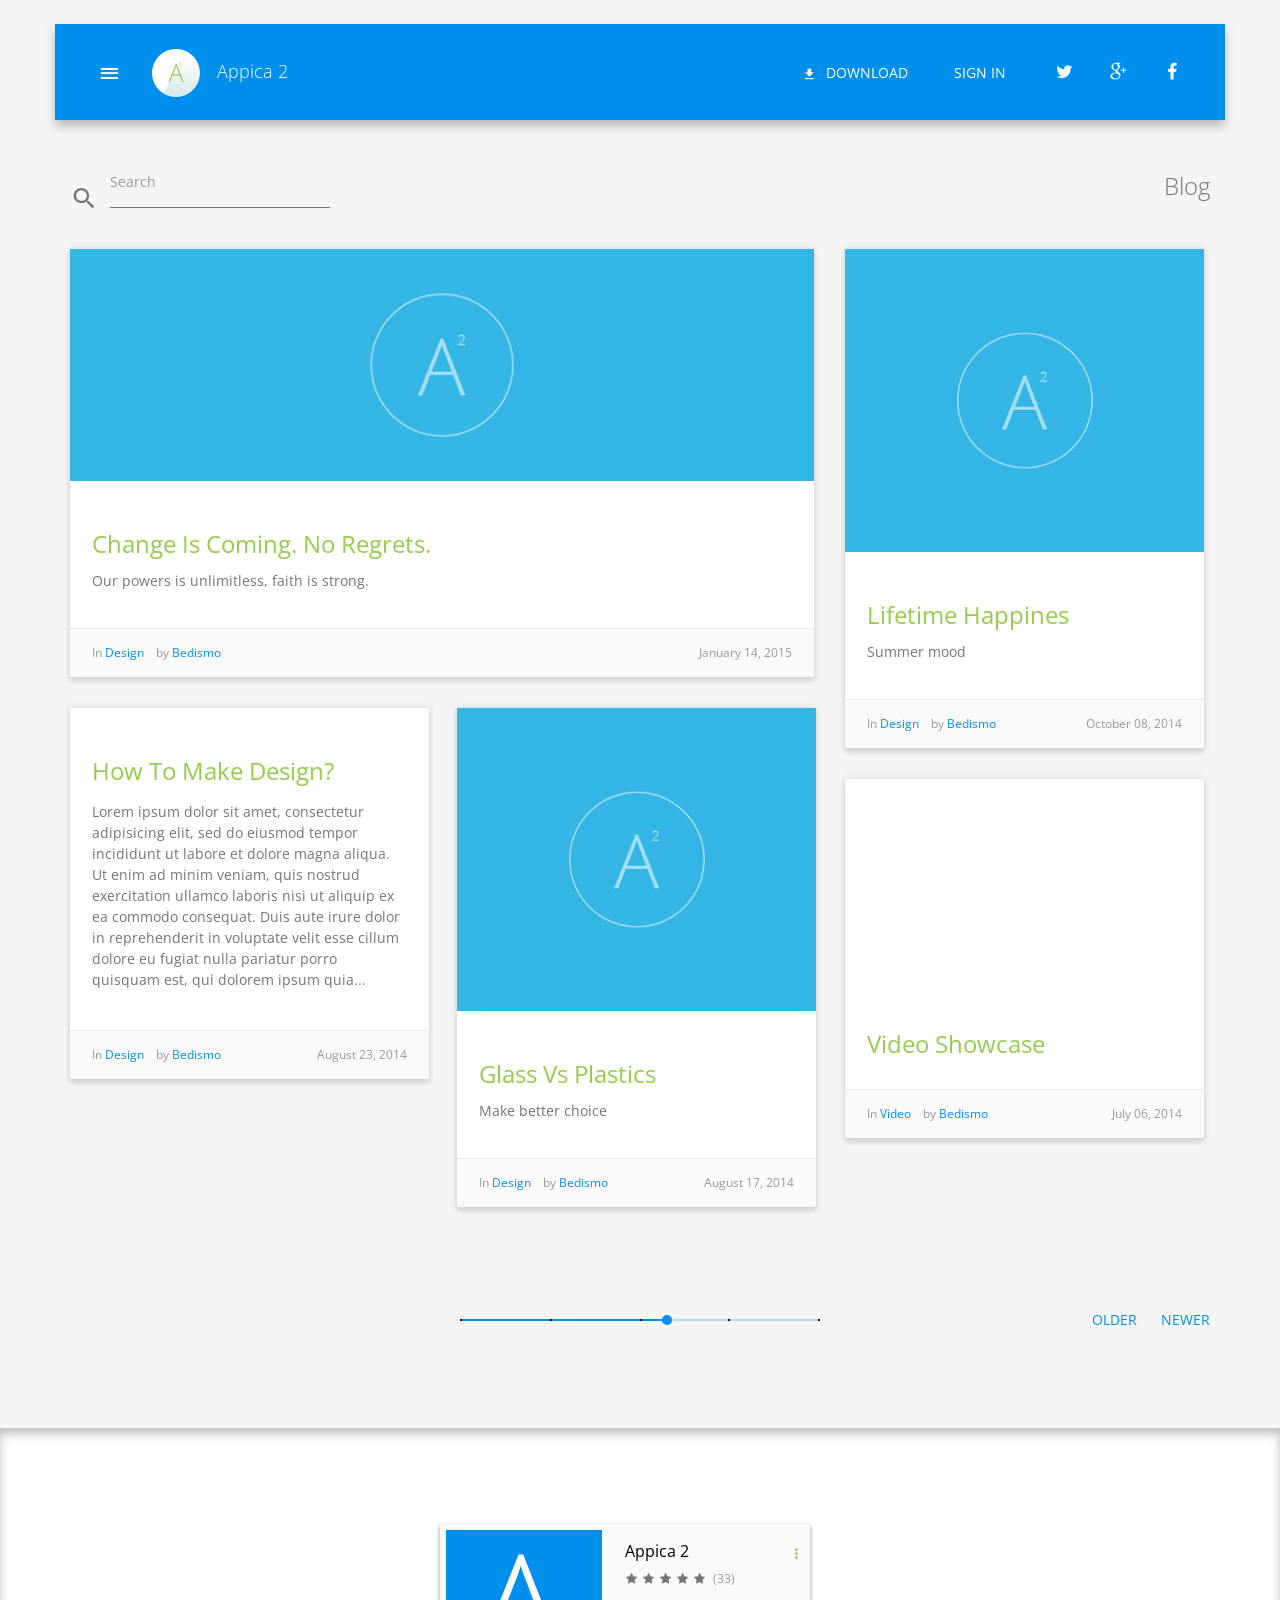
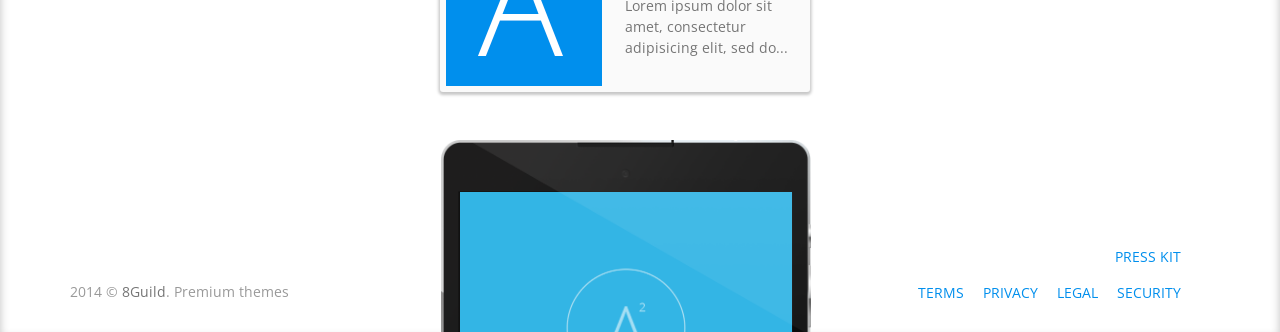
<file: blog.html>
<!doctype html>
<html>
  <head>
    <meta charset="utf-8">

    <!-- Site Title -->
    <title>GFXFree.Net - All For WebMasters... Appica 2 | Android Version</title>

    <!-- SEO Meta Tags -->
    <meta name="description" content="Responsive HTML5 Theme in Material Design Style" />
    <meta name="keywords" content="responsive html5 theme, ios, android, material design, landing, application, mobile, blog, portfolio, bootstrap 3, css, jquery, flat, modern" />
    <meta name="author" content="8Guild" />

    <!-- Mobile Specific Meta Tag -->
    <meta name="viewport" content="width=device-width, initial-scale=1.0, maximum-scale=1.0, user-scalable=no" />

    <!-- Favicon Icon -->
    <link rel="shortcut icon" href="favicon.ico" type="image/x-icon">
    <link rel="icon" href="favicon.ico" type="image/x-icon">

    <!-- Theme Stylesheet -->
    <link href="css/style.css" rel="stylesheet" media="screen">

    <!-- Preloader (Pace.js) -->
    <script src="js/plugins/pace.min.js"></script>
    
    <!-- Modernizr -->
    <script src="js/libs/modernizr.custom.js"></script>
    <script src="js/libs/detectizr.min.js"></script>
    
  </head>
  
  <!-- Body -->
  <body class="gray-bg">

    <!-- Preloader -->
    <div id="preloader">
      <div class="logo">
        <img src="img/logo-middle.png" alt="Appica 2">
        <span>Appica 2</span>
      </div>
    </div>

    <!-- Fake scrollbar (when open popups/modals) -->
    <div class="fake-scrollbar"></div>

    <!-- Off-canvas Navigation -->
    <div class="offcanvas-nav">
      <!-- Head (Fixed Part) -->
      <div class="nav-head">
        <div class="top-bar">
          <form class="search-box">
            <span class="search-toggle waves-effect waves-light"></span>
            <input type="text" id="search-field">
            <button type="submit" class="search-btn"><i class="flaticon-search100"></i></button>
          </form>
          <div class="nav-close waves-effect waves-light waves-circle" data-offcanvas="close"><i class="flaticon-close47"></i></div>
          <div class="social-buttons">
            <a href="#" class="sb-twitter"><i class="bi-twitter"></i></a>
            <a href="#" class="sb-google-plus"><i class="bi-gplus"></i></a>
            <a href="#" class="sb-facebook"><i class="bi-facebook"></i></a>
          </div>
        </div>
        <a href="index.html" class="offcanvas-logo">
          <div class="icon"><img src="img/logo-big.png" alt="Appica 2"></div>
          <div class="title">
            Appica 2
            <span>Flatter, lighter, droider</span>
          </div>
        </a>
        <a href="#" data-toggle="modal" data-target="#signin-page" data-modal-form="sign-in" class="light-color nav-link">Sign In</a>
        <a href="#" data-toggle="modal" data-target="#signin-page" data-modal-form="sign-up" class="light-color nav-link">Sign Up</a>
        <a href="#" class="btn btn-flat btn-light icon-left waves-effect waves-light"><i class="flaticon-download164"></i> Download</a>
      </div>
      <!-- Body (Scroll Part) -->
      <div class="nav-body">
        <div class="overflow">
          <div class="inner">
            <!-- Navigation -->
            <nav class="nav-link">
              <div class="scroll-nav">
                <ul>
                  <li><a href="index.html">Home</a></li>
                  <li><a href="index.html#features">Features</a></li>
                  <li><a href="index.html#gallery">Gallery</a></li>
                  <li><a href="index.html#video">Video</a></li>
                  <li><a href="index.html#posts">Posts</a></li>
                  <li><a href="index.html#app-story">App Story</a></li>
                </ul>
                <ul>
                  <li><a href="index.html#versions">Versions</a></li>
                  <li><a href="index.html#figures">Figures</a></li>
                  <li><a href="index.html#reviews">Reviews</a></li>
                  <li><a href="index.html#team">Team</a></li>
                  <li><a href="index.html#pricing">Pricing</a></li>
                  <li><a href="index.html#web-app">Web App</a></li>
                </ul>
              </div>
              <ul class="pages">
                <li><a href="about.html">About Us</a></li>
                <li class="active"><a href="blog.html">Blog</a></li>
                <li><a href="blog-single.html">Single Post</a></li>
                <li><a href="portfolio.html">Portfolio</a></li>
                <li><a href="press.html">Press</a></li>
                <li><a href="legal.html">Legal</a></li>
                <li><a href="components.html">Components</a></li>
              </ul>
            </nav>
            <!-- Twitter/Blog Tabs -->
            <div class="offcanvas-tabs">
              <ul class="nav-tabs clearfix">
                <li class="active"><a class="waves-effect waves-primary" href="#twitter" data-toggle="tab">Twitter</a></li>
                <li><a class="waves-effect waves-primary" href="#blog" data-toggle="tab">Blog</a></li>
              </ul>
              <div class="tab-content">
                <div class="tab-pane fade in active" id="twitter">
                  <div class="twitter-feed">
                    <div class="tweet">
                      <a href="#" class="author">@bedismo</a>
                      <p>Lorem ipsum dolor sit amet, consectetur adipisicing elit, sed do eiusmod tempor et <a href="#">#magna aliqua</a>.</p>
                    </div>
                    <div class="tweet">
                      <a href="#" class="author">@bedismo</a>
                      <p>Sed ut perspiciatis unde omnis iste natus error sit voluptatem accusantium doloremque laudantium.</p>
                    </div>
                    <a href="#" class="text-smaller">Follow us on twitter</a>
                  </div>
                </div>
                <div class="tab-pane fade" id="blog">
                  <div class="offcanvas-posts">
                    <a href="blog-single.html" class="post">
                      Check Release
                      <span>Lorem ipsum dolor sit</span>
                    </a>
                    <a href="blog-single.html" class="post">
                      New App Skin Available
                      <span>Tenetur omnis sit odit velit quaerat deserunt cupiditate.</span>
                    </a>
                    <a href="blog-single.html" class="post">
                      Change is Coming
                      <span>Sed ut perspiciatis unde omnis</span>
                    </a>
                  </div>
                </div>
              </div>
            </div>
            <!-- Instagram Posts -->
            <div class="offcanvas-instagram">
              <div class="instgr-row clearfix">
                <a class="waves-effect" href="#"><img src="img/offcanvas/instgr.png" alt="Thumbnail"></a>
                <a class="waves-effect" href="#"><img src="img/offcanvas/instgr.png" alt="Thumbnail"></a>
                <a class="waves-effect" href="#"><img src="img/offcanvas/instgr.png" alt="Thumbnail"></a>
              </div>
              <div class="instgr-row clearfix">
                <a class="waves-effect" href="#"><img src="img/offcanvas/instgr.png" alt="Thumbnail"></a>
                <a class="waves-effect" href="#"><img src="img/offcanvas/instgr.png" alt="Thumbnail"></a>
                <a class="waves-effect" href="#"><img src="img/offcanvas/instgr.png" alt="Thumbnail"></a>
              </div>
              <a href="#" class="text-smaller">Follow us on Instagram</a>
            </div>
          </div>
        </div>
      </div>
    </div><!-- Off-canvas Navigation End -->

    <!--Modal (Signin/Signup Page)-->
    <div class="modal fade" id="signin-page">
      <div class="modal-dialog">
        <div class="modal-form">
          <div class="tab-content">
            <!-- Sign in form -->
            <form class="tab-pane transition scale fade in active" id="signin-form" autocomplete="off">
              <h3 class="modal-title">Sign In</h3>
              <div class="form-control space-top-2x">
                <input type="email" name="si_email" id="si_email" readonly onfocus="$(this).removeAttr('readonly');" required>
                <label for="si_email">Email</label>
                <span class="error-label"></span>
                <span class="valid-label"></span>
              </div>
              <div class="form-control">
                <input type="password" name="si-password" id="si-password" readonly onfocus="$(this).removeAttr('readonly');" required>
                <label for="si-password">Password</label>
                <a class="helper-link" href="#">Forgot password?</a>
                <span class="error-label"></span>
                <span class="valid-label"></span>
              </div>
              <label class="checkbox space-top-2x">
                <input type="checkbox"> Remember me
              </label>
              <div class="clearfix modal-buttons">
                <div class="pull-right">
                  <button type="button" class="btn btn-flat btn-default waves-effect" data-dismiss="modal">Cancel</button>
                  <button type="submit" class="btn btn-flat btn-primary waves-effect waves-primary">Sign In</button>
                </div>
                <!-- Switching forms (Fake nav tab) -->
                <div class="form-switch pull-left"><a class="btn btn-flat btn-primary waves-effect waves-primary" href="#form-1">Sign Up</a></div>
              </div>
            </form>

            <!-- Sign up form -->
            <form class="tab-pane transition scale fade" id="signup-form">
              <h3 class="modal-title">Sign Up</h3>
              <div class="form-control space-top-2x">
                <input type="email" name="su-email" id="su-email" required>
                <label for="su-email">Email</label>
                <span class="error-label"></span>
                <span class="valid-label"></span>
              </div>
              <div class="form-control">
                <input type="password" name="su-password" id="su-password" required>
                <label for="su-password">Password</label>
                <span class="error-label"></span>
                <span class="valid-label"></span>
              </div>
              <div class="form-control">
                <input type="password" name="su-password-repeat" id="su-password-repeat" required>
                <label for="su-password-repeat">Repeat password</label>
                <span class="error-label"></span>
                <span class="valid-label"></span>
              </div>
              <label class="checkbox space-top-2x">
                <input type="checkbox"> Subscribe for our news
              </label>
              <div class="clearfix modal-buttons">
                <div class="pull-right">
                  <button type="button" class="btn btn-flat btn-default waves-effect" data-dismiss="modal">Cancel</button>
                  <button type="submit" class="btn btn-flat btn-primary waves-effect waves-primary">Sign Up</button>
                </div>
                <!-- Switching forms (Fake nav tab) -->
                <div class="form-switch pull-left"><a class="btn btn-flat btn-primary waves-effect waves-primary" href="#form-2">Sign In</a></div>
              </div>
            </form>
          </div>
          <!-- Hidden real nav tabs -->
          <ul class="nav-tabs hidden">
            <li id="form-1"><a href="#signup-form" data-toggle="tab">Sign up</a></li>
            <li id="form-2"><a href="#signin-form" data-toggle="tab">Sign in</a></li>
          </ul>
        </div>
      </div><!-- /.modal-dialog -->
    </div><!-- /.modal -->

    <!-- Navbar -->
    <header class="navbar navbar-fixed-top">
      <div class="container">
        <!-- Nav Toggle -->
        <div class="nav-toggle waves-effect waves-light waves-circle" data-offcanvas="open"><i class="flaticon-menu55"></i></div>
        <!-- Logo -->
        <a href="index.html" class="logo">
          <img src="img/logo-small.png" alt="Appica 2">
          Appica 2
        </a>
        <!-- Toolbar -->
        <div class="toolbar">
          <a href="#" class="btn btn-flat btn-light icon-left waves-effect waves-light"><i class="flaticon-download164"></i> Download</a>
          <a href="#" data-toggle="modal" data-target="#signin-page" data-modal-form="sign-in" class="action-btn">Sign in</a>
          <!-- Social Buttons -->
          <div class="social-buttons text-right">
            <a href="#" class="sb-twitter"><i class="bi-twitter"></i></a>
            <a href="#" class="sb-google-plus"><i class="bi-gplus"></i></a>
            <a href="#" class="sb-facebook"><i class="bi-facebook"></i></a>
          </div>
        </div>
      </div>
    </header><!-- Navbar End -->

    <!-- Page Heading -->
    <div class="page-heading text-right">
      <div class="container">
        <form class="search-field form-control">
          <button type="submit" class="search-btn"><i class="flaticon-search100"></i></button>
          <input type="text" id="search-input">
          <label for="search-input">Search</label>
        </form>
        <h2>Blog</h2>
      </div>
    </div>
    
    <!-- Blog Grid -->
    <section class="space-top padding-bottom">
      <div class="container">
        <div class="masonry-grid">
          <div class="grid-sizer"></div>
          <div class="gutter-sizer"></div>
          <!-- Item -->
          <div class="item w2">
            <div class="post-tile">
              <a href="blog-single.html" class="post-thumb waves-effect">
                <img src="img/blog/post01.png" alt="Post 1">
              </a>
              <div class="post-body">
                <div class="post-title">
                  <a href="blog-single.html"><h3>Change Is Coming. No Regrets.</h3></a>
                  <span>Our powers is unlimitless, faith is strong.</span>
                </div>
                <div class="post-meta">
                  <div class="column">
                    <span>In </span><a href="#">Design</a>&nbsp;&nbsp;&nbsp;&nbsp;by <a href="#">Bedismo</a>
                  </div>
                  <div class="column text-right">
                    <span>January 14, 2015</span>
                  </div>
                </div>
              </div>
            </div>
          </div>
          <!-- Item -->
          <div class="item">
            <div class="post-tile">
              <a href="blog-single.html" class="post-thumb waves-effect">
                <img src="img/blog/post02.png" alt="Post 2">
              </a>
              <div class="post-body">
                <div class="post-title">
                  <a href="blog-single.html"><h3>Lifetime Happines</h3></a>
                  <span>Summer mood</span>
                </div>
                <div class="post-meta">
                  <div class="column">
                    <span>In </span><a href="#">Design</a>&nbsp;&nbsp;&nbsp;&nbsp;by <a href="#">Bedismo</a>
                  </div>
                  <div class="column text-right">
                    <span>October 08, 2014</span>
                  </div>
                </div>
              </div>
            </div>
          </div>
          <!-- Item -->
          <div class="item">
            <div class="post-tile">
              <div class="post-body">
                <div class="post-title">
                  <a href="blog-single.html"><h3>How To Make Design?</h3></a>
                  <p>Lorem ipsum dolor sit amet, consectetur adipisicing elit, sed do eiusmod tempor incididunt ut labore et dolore magna aliqua. Ut enim ad minim veniam, quis nostrud exercitation ullamco laboris nisi ut aliquip ex ea commodo consequat. Duis aute irure dolor in reprehenderit in voluptate velit esse cillum dolore eu fugiat nulla pariatur porro quisquam est, qui dolorem ipsum quia...</p>
                </div>
                <div class="post-meta">
                  <div class="column">
                    <span>In </span><a href="#">Design</a>&nbsp;&nbsp;&nbsp;&nbsp;by <a href="#">Bedismo</a>
                  </div>
                  <div class="column text-right">
                    <span>August 23, 2014</span>
                  </div>
                </div>
              </div>
            </div>
          </div>
          <!-- Item -->
          <div class="item">
            <div class="post-tile">
              <a href="blog-single.html" class="post-thumb waves-effect">
                <img src="img/blog/post02.png" alt="Post 3">
              </a>
              <div class="post-body">
                <div class="post-title">
                  <a href="blog-single.html"><h3>Glass Vs Plastics</h3></a>
                  <span>Make better choice</span>
                </div>
                <div class="post-meta">
                  <div class="column">
                    <span>In </span><a href="#">Design</a>&nbsp;&nbsp;&nbsp;&nbsp;by <a href="#">Bedismo</a>
                  </div>
                  <div class="column text-right">
                    <span>August 17, 2014</span>
                  </div>
                </div>
              </div>
            </div>
          </div>
          <div class="item">
            <div class="post-tile">
              <div class="embed-responsive embed-responsive-16by9">
                <iframe class="embed-responsive-item" src="//player.vimeo.com/video/57595717?title=0&amp;byline=0&amp;portrait=0&amp;color=007aff" width="500" height="281" allowfullscreen></iframe>
              </div>
              <div class="post-body">
                <div class="post-title">
                  <a href="blog-single.html"><h3>Video Showcase</h3></a>
                </div>
                <div class="post-meta">
                  <div class="column">
                    <span>In </span><a href="#">Video</a>&nbsp;&nbsp;&nbsp;&nbsp;by <a href="#">Bedismo</a>
                  </div>
                  <div class="column text-right">
                    <span>July 06, 2014</span>
                  </div>
                </div>
              </div>
            </div>
          </div>
        </div>
        <!-- Pagination -->
        <div class="pagination space-top-3x space-bottom-3x">
          <div class="page-slider">
            <span></span>
            <input data-slider-id='ex1Slider' type="text" data-slider-min="1" data-slider-max="22" data-slider-step="1" data-slider-value="13"/>
          </div>
          <div class="controls">
            <a href="#">Older</a>
            <a href="#">Newer</a>
          </div>
        </div>
      </div>
    </section><!-- Blog Grid End -->

    <!-- Footer -->
    <footer class="footer fw-bg top-inner-shadow padding-top-3x">
      <div class="container space-top">
        <!-- Footer Head -->
        <div class="footer-head-wrap">
          <a href="#" class="footer-head waves-effect waves-button waves-float">
            <div class="logo">
              <img src="img/footer/footer-logo.png" alt="Appica 2">
            </div>
            <div class="info">
              <h2>Appica 2</h2>
              <div class="rating">
                <i class="bi-star"></i>
                <i class="bi-star"></i>
                <i class="bi-star"></i>
                <i class="bi-star"></i>
                <i class="bi-star"></i>
                <span>(33)</span>
              </div>
              <p>Lorem ipsum dolor sit amet, consectetur adipisicing elit, sed do...</p>
            </div>
          </a>
        </div>
        <div class="body padding-top-2x">
          <!-- Copyright -->
          <div class="column copyright">
            <p>2014 &copy; <a href="http://8guild.com/" target="_blank">8Guild</a>. Premium themes</p>
          </div>
          <!-- Gadget (Middle Column) -->
          <div class="column hidden-sm hidden-xs">
            <div class="gadget">
              <img src="img/footer/screen.png" alt="Screen">
            </div>
          </div>
          <nav class="column footer-nav">
            <ul>
              <li><a href="press.html">Press Kit</a></li>
              <li><a href="legal.html">Terms</a></li>
              <li><a href="#">Privacy</a></li>
              <li><a href="legal.html">Legal</a></li>
              <li><a href="#">Security</a></li>
            </ul>
          </nav>
        </div>
      </div>
    </footer><!-- Footer End -->
    
    <!-- Javascript (jQuery) Libraries and Plugins -->
    <script src="js/libs/jquery-2.1.3.min.js"></script>
    <script src="js/libs/jquery.easing.1.3.js"></script>
    <script src="js/plugins/velocity.min.js"></script>
    <script src="js/plugins/bootstrap.min.js"></script>
    <script src="js/plugins/smoothscroll.js"></script>
    <script src="js/plugins/waves.min.js"></script>
    <script src="js/plugins/form-plugins.js"></script>
    <script src="js/plugins/jquery.mCustomScrollbar.min.js"></script>
    <script src="js/plugins/isotope.pkgd.min.js"></script>
    <script src="js/plugins/bootstrap-slider.min.js"></script>
    <script src="js/scripts.js"></script>

  </body><!-- Body End-->
</html>
</file>
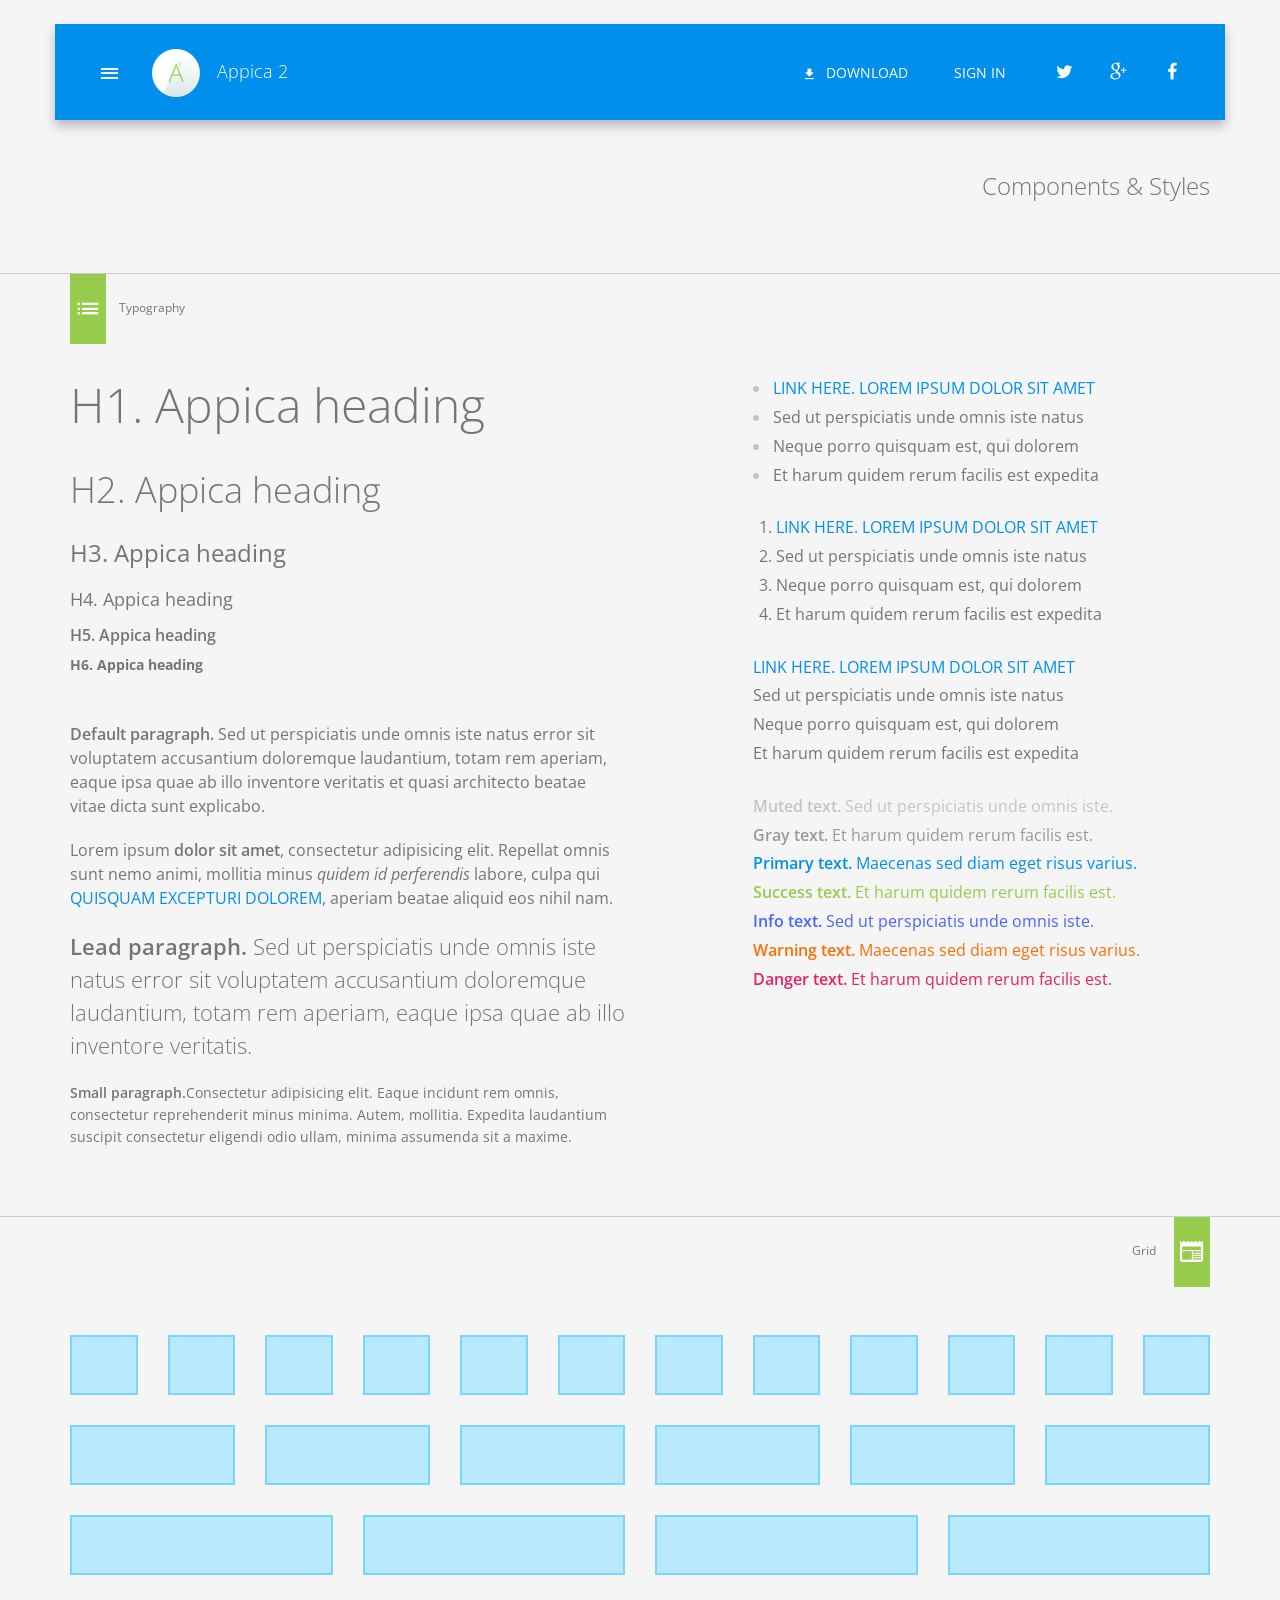
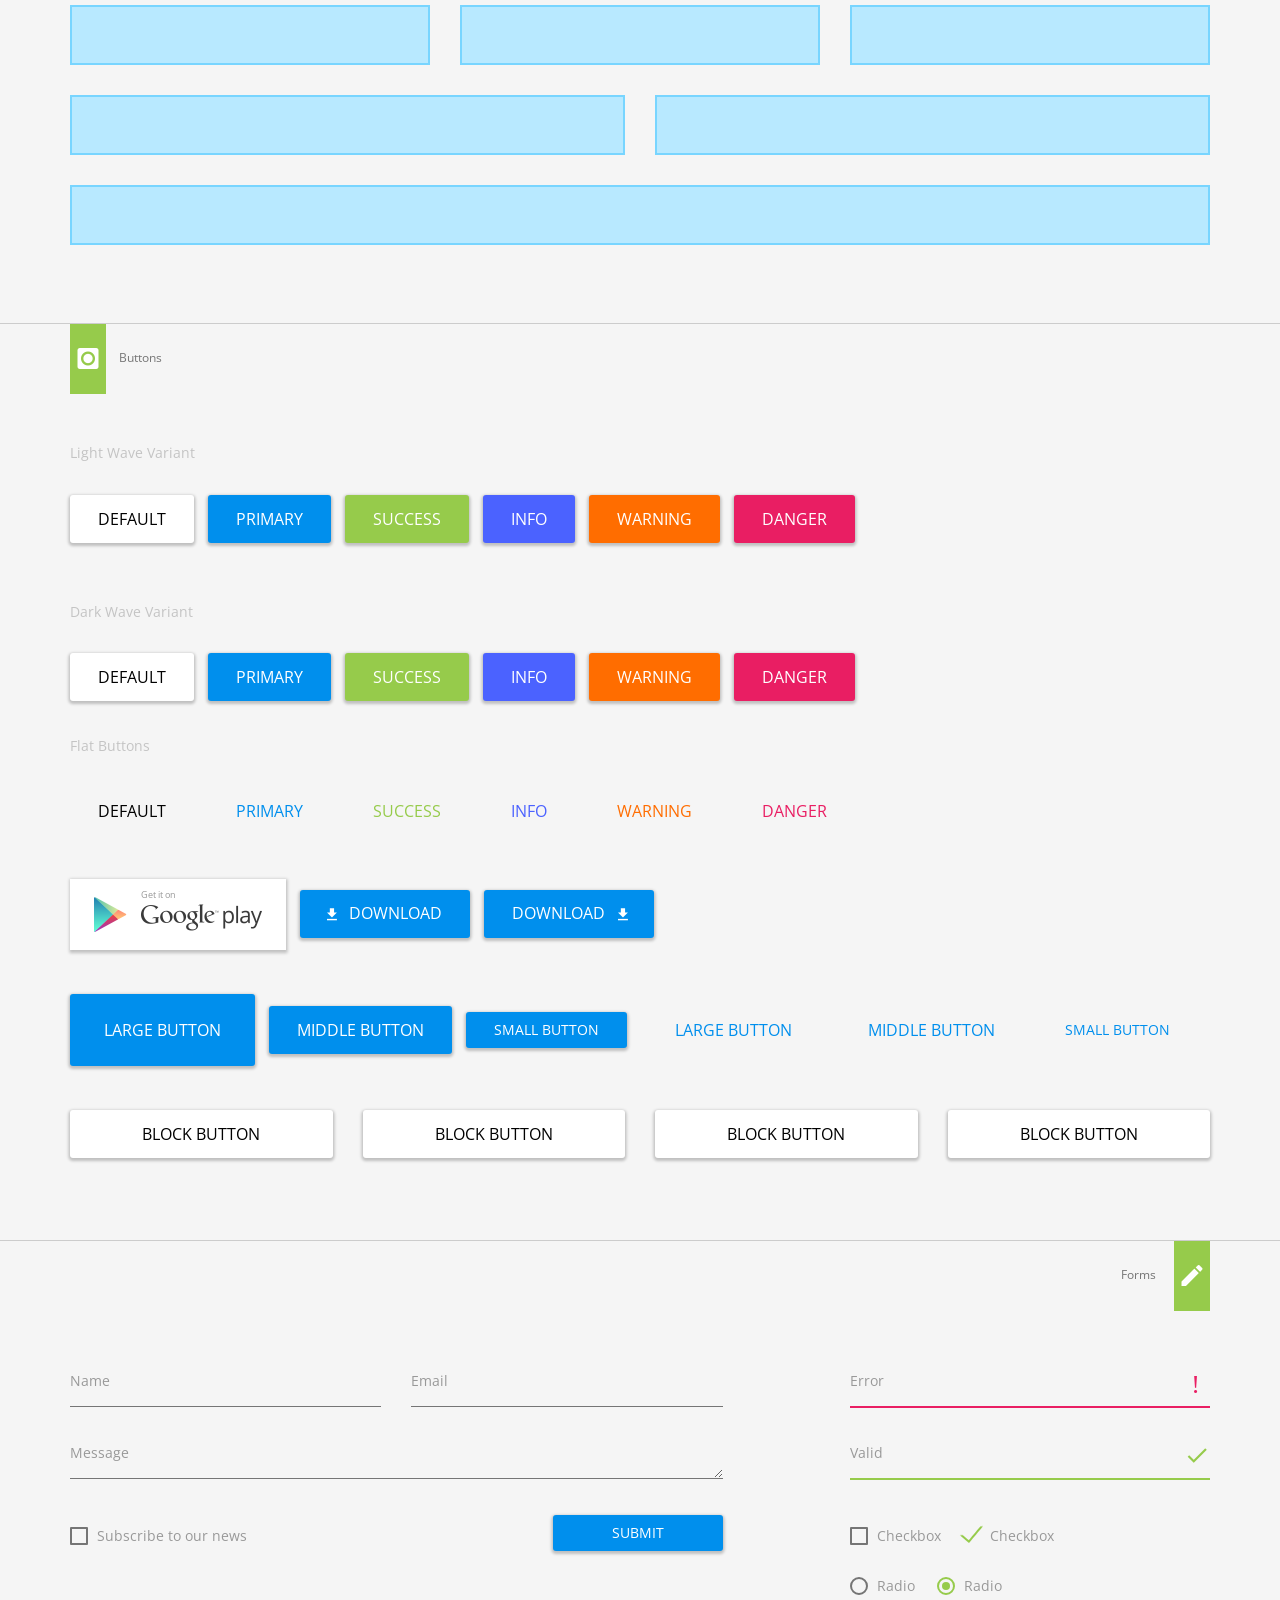
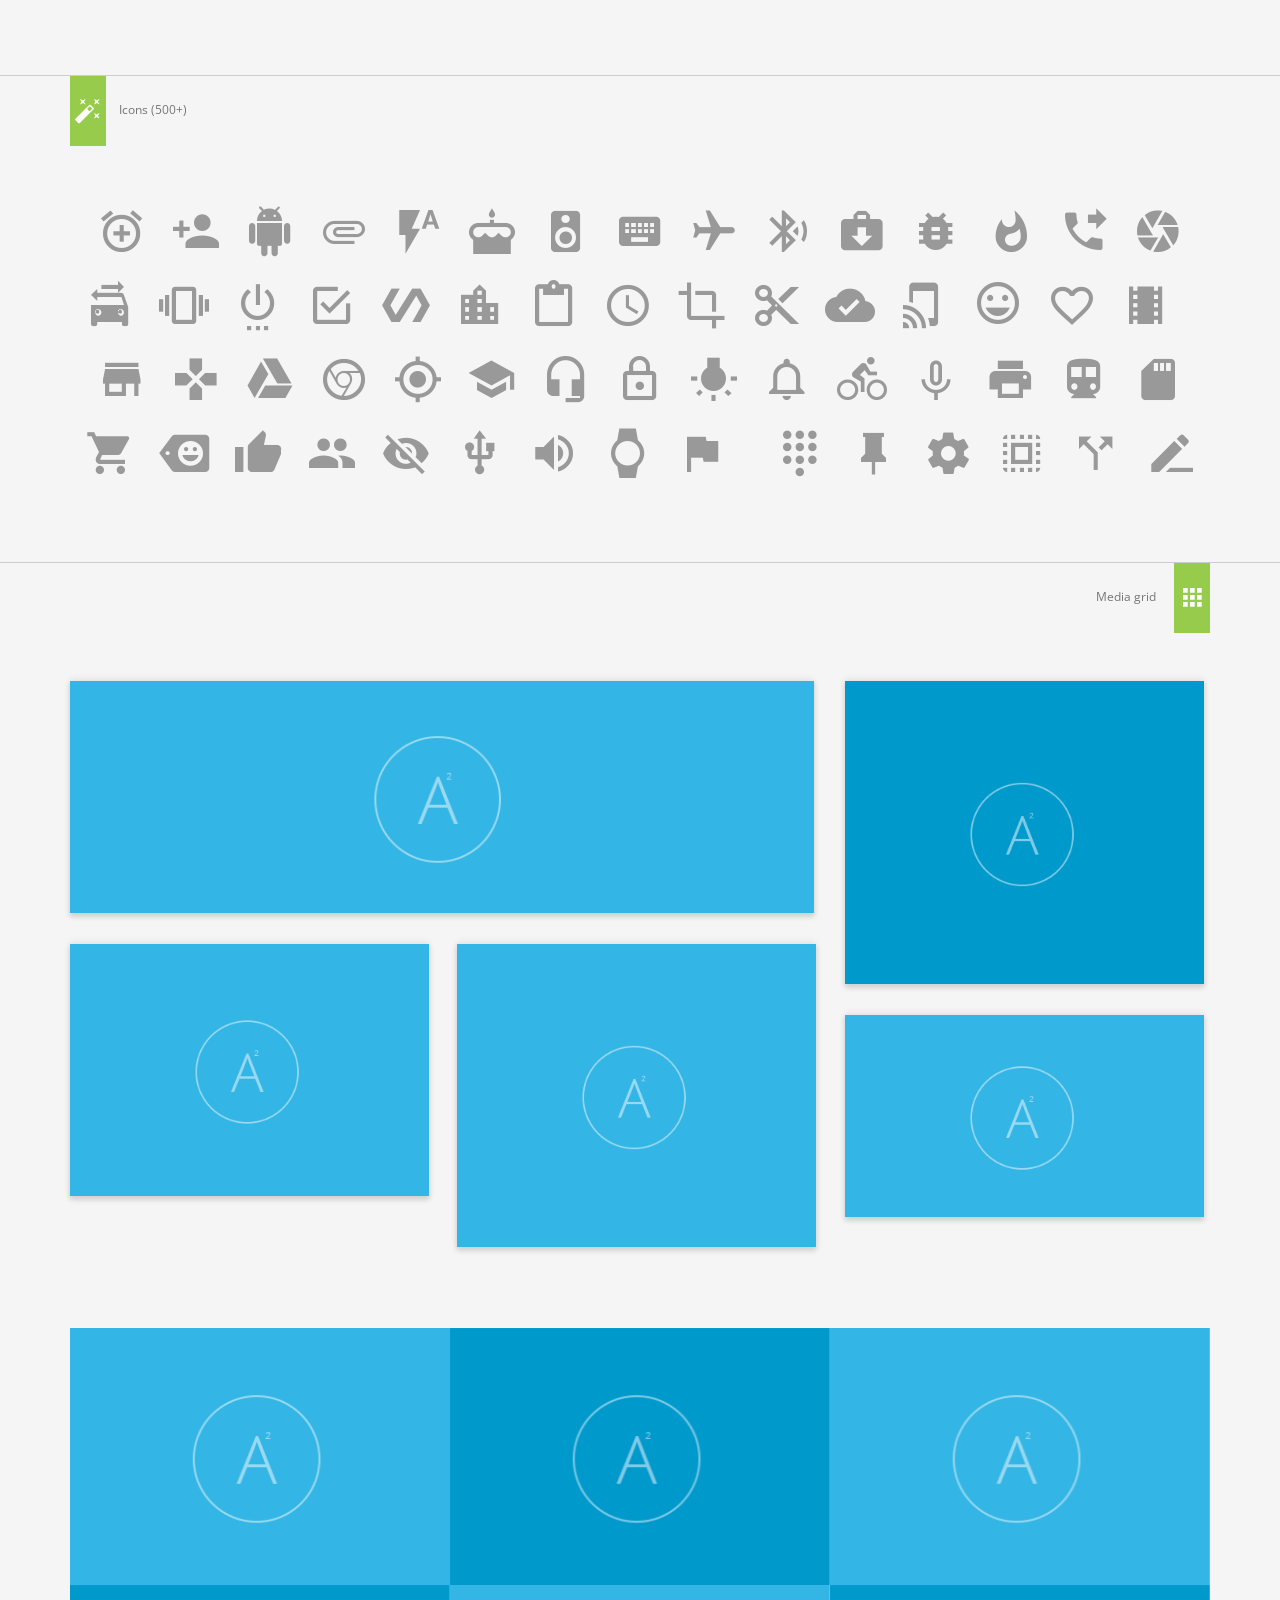
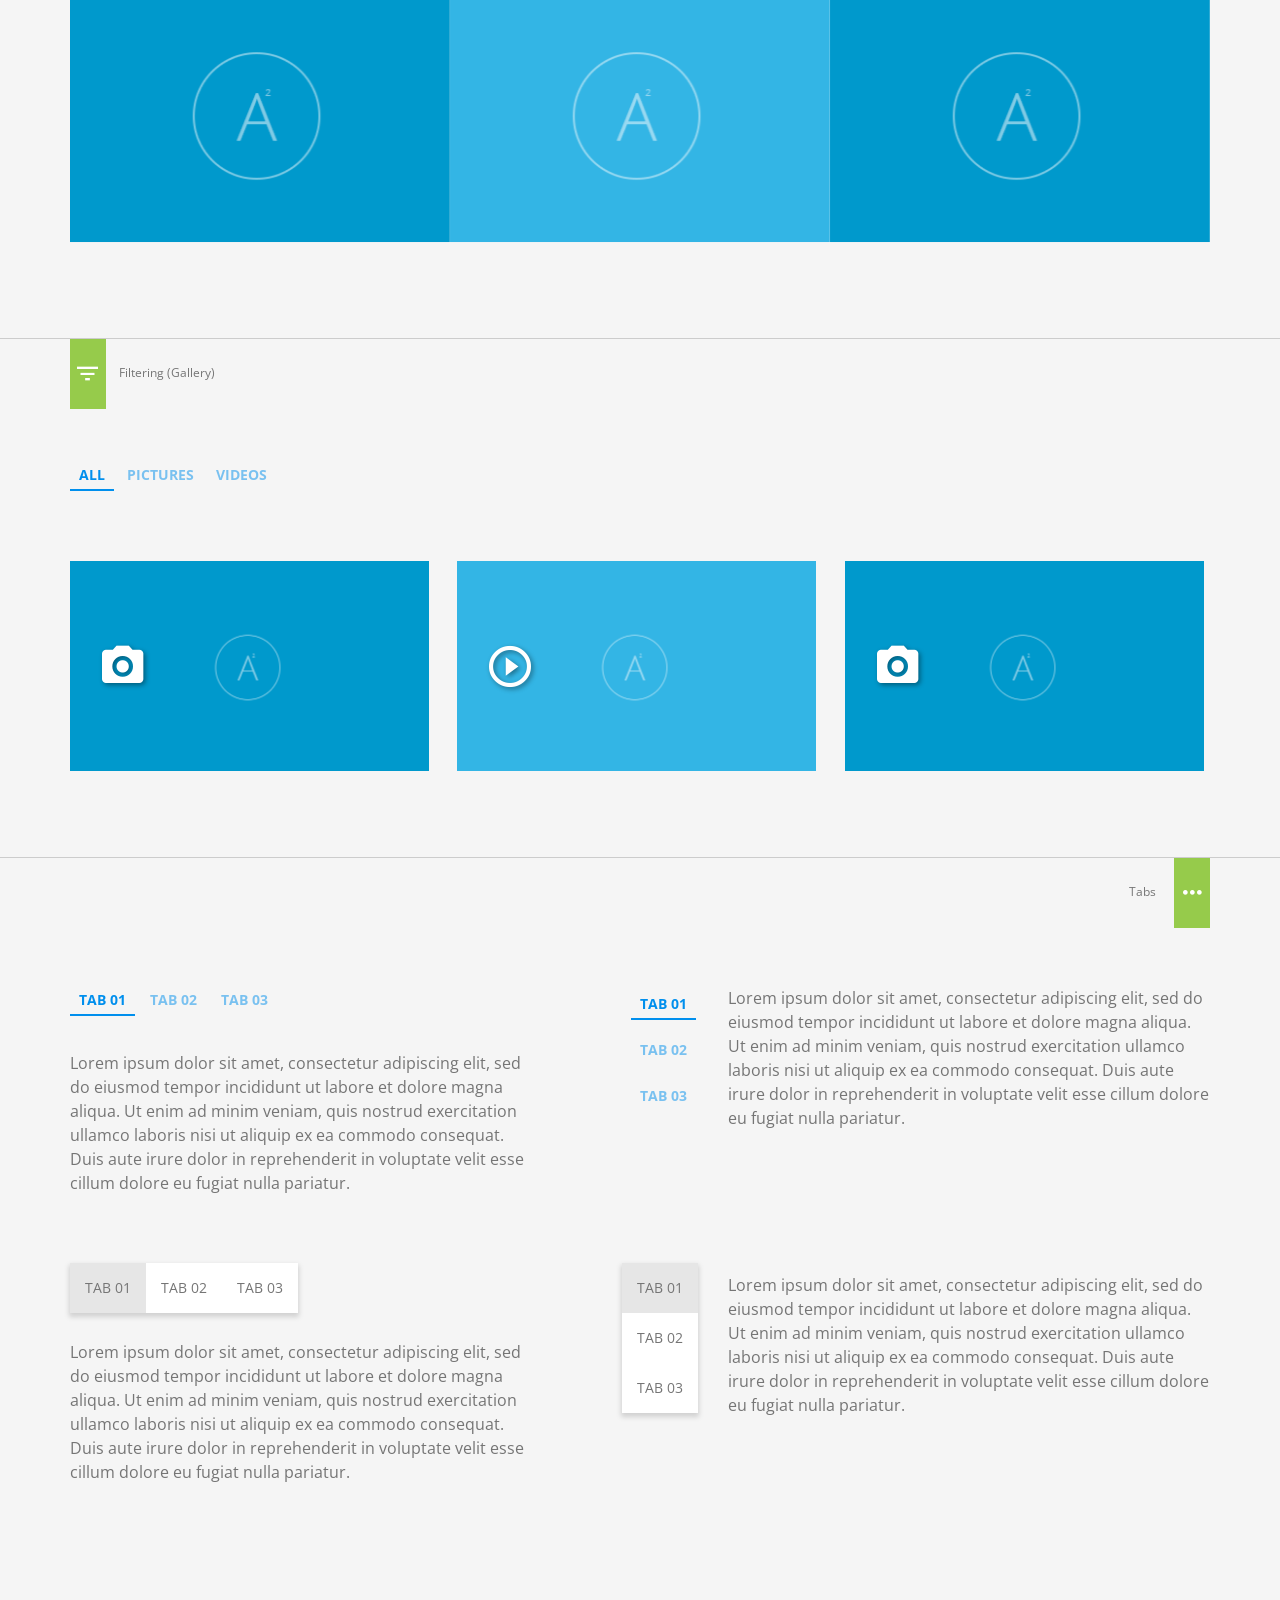
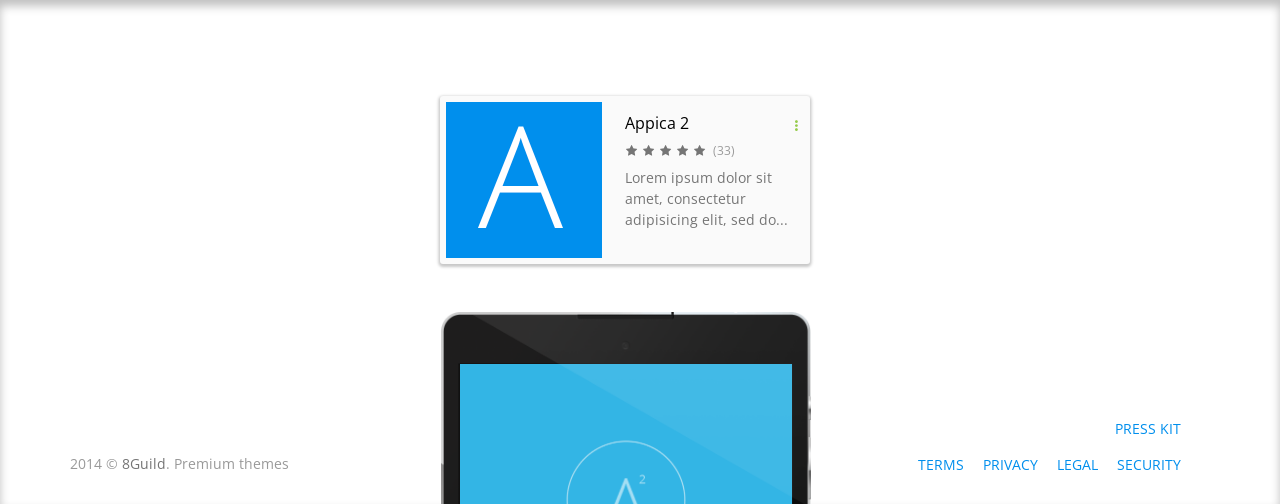
<file: components.html>
<!doctype html>
<html>
  <head>
    <meta charset="utf-8">

    <!-- Site Title -->
    <title>GFXFree.Net - All For WebMasters... Appica 2 | Android Version</title>

    <!-- SEO Meta Tags -->
    <meta name="description" content="Responsive HTML5 Theme in Material Design Style" />
    <meta name="keywords" content="responsive html5 theme, ios, android, material design, landing, application, mobile, blog, portfolio, bootstrap 3, css, jquery, flat, modern" />
    <meta name="author" content="8Guild" />

    <!-- Mobile Specific Meta Tag -->
    <meta name="viewport" content="width=device-width, initial-scale=1.0, maximum-scale=1.0, user-scalable=no" />

    <!-- Favicon Icon -->
    <link rel="shortcut icon" href="favicon.ico" type="image/x-icon">
    <link rel="icon" href="favicon.ico" type="image/x-icon">

    <!-- Theme Stylesheet -->
    <link href="css/style.css" rel="stylesheet" media="screen">

    <!-- Preloader (Pace.js) -->
    <script src="js/plugins/pace.min.js"></script>
    
    <!-- Modernizr -->
    <script src="js/libs/modernizr.custom.js"></script>
    <script src="js/libs/detectizr.min.js"></script>
    
  </head>
  
  <!-- Body -->
  <body class="gray-bg">

    <!-- Preloader -->
    <div id="preloader">
      <div class="logo">
        <img src="img/logo-middle.png" alt="Appica 2">
        <span>Appica 2</span>
      </div>
    </div>

    <!-- Fake scrollbar (when open popups/modals) -->
    <div class="fake-scrollbar"></div>

    <!-- Off-canvas Navigation -->
    <div class="offcanvas-nav">
      <!-- Head (Fixed Part) -->
      <div class="nav-head">
        <div class="top-bar">
          <form class="search-box">
            <span class="search-toggle waves-effect waves-light"></span>
            <input type="text" id="search-field">
            <button type="submit" class="search-btn"><i class="flaticon-search100"></i></button>
          </form>
          <div class="nav-close waves-effect waves-light waves-circle" data-offcanvas="close"><i class="flaticon-close47"></i></div>
          <div class="social-buttons">
            <a href="#" class="sb-twitter"><i class="bi-twitter"></i></a>
            <a href="#" class="sb-google-plus"><i class="bi-gplus"></i></a>
            <a href="#" class="sb-facebook"><i class="bi-facebook"></i></a>
          </div>
        </div>
        <a href="index.html" class="offcanvas-logo">
          <div class="icon"><img src="img/logo-big.png" alt="Appica 2"></div>
          <div class="title">
            Appica 2
            <span>Flatter, lighter, droider</span>
          </div>
        </a>
        <a href="#" data-toggle="modal" data-target="#signin-page" data-modal-form="sign-in" class="light-color nav-link">Sign In</a>
        <a href="#" data-toggle="modal" data-target="#signin-page" data-modal-form="sign-up" class="light-color nav-link">Sign Up</a>
        <a href="#" class="btn btn-flat btn-light icon-left waves-effect waves-light"><i class="flaticon-download164"></i> Download</a>
      </div>
      <!-- Body (Scroll Part) -->
      <div class="nav-body">
        <div class="overflow">
          <div class="inner">
            <!-- Navigation -->
            <nav class="nav-link">
              <div class="scroll-nav">
                <ul>
                  <li><a href="index.html">Home</a></li>
                  <li><a href="index.html#features">Features</a></li>
                  <li><a href="index.html#gallery">Gallery</a></li>
                  <li><a href="index.html#video">Video</a></li>
                  <li><a href="index.html#posts">Posts</a></li>
                  <li><a href="index.html#app-story">App Story</a></li>
                </ul>
                <ul>
                  <li><a href="index.html#versions">Versions</a></li>
                  <li><a href="index.html#figures">Figures</a></li>
                  <li><a href="index.html#reviews">Reviews</a></li>
                  <li><a href="index.html#team">Team</a></li>
                  <li><a href="index.html#pricing">Pricing</a></li>
                  <li><a href="index.html#web-app">Web App</a></li>
                </ul>
              </div>
              <ul class="pages">
                <li><a href="about.html">About Us</a></li>
                <li><a href="blog.html">Blog</a></li>
                <li><a href="blog-single.html">Single Post</a></li>
                <li><a href="portfolio.html">Portfolio</a></li>
                <li><a href="press.html">Press</a></li>
                <li><a href="legal.html">Legal</a></li>
                <li class="active"><a href="components.html">Components</a></li>
              </ul>
            </nav>
            <!-- Twitter/Blog Tabs -->
            <div class="offcanvas-tabs">
              <ul class="nav-tabs clearfix">
                <li class="active"><a class="waves-effect waves-primary" href="#twitter" data-toggle="tab">Twitter</a></li>
                <li><a class="waves-effect waves-primary" href="#blog" data-toggle="tab">Blog</a></li>
              </ul>
              <div class="tab-content">
                <div class="tab-pane fade in active" id="twitter">
                  <div class="twitter-feed">
                    <div class="tweet">
                      <a href="#" class="author">@bedismo</a>
                      <p>Lorem ipsum dolor sit amet, consectetur adipisicing elit, sed do eiusmod tempor et <a href="#">#magna aliqua</a>.</p>
                    </div>
                    <div class="tweet">
                      <a href="#" class="author">@bedismo</a>
                      <p>Sed ut perspiciatis unde omnis iste natus error sit voluptatem accusantium doloremque laudantium.</p>
                    </div>
                    <a href="#" class="text-smaller">Follow us on twitter</a>
                  </div>
                </div>
                <div class="tab-pane fade" id="blog">
                  <div class="offcanvas-posts">
                    <a href="blog-single.html" class="post">
                      Check Release
                      <span>Lorem ipsum dolor sit</span>
                    </a>
                    <a href="blog-single.html" class="post">
                      New App Skin Available
                      <span>Tenetur omnis sit odit velit quaerat deserunt cupiditate.</span>
                    </a>
                    <a href="blog-single.html" class="post">
                      Change is Coming
                      <span>Sed ut perspiciatis unde omnis</span>
                    </a>
                  </div>
                </div>
              </div>
            </div>
            <!-- Instagram Posts -->
            <div class="offcanvas-instagram">
              <div class="instgr-row clearfix">
                <a class="waves-effect" href="#"><img src="img/offcanvas/instgr.png" alt="Thumbnail"></a>
                <a class="waves-effect" href="#"><img src="img/offcanvas/instgr.png" alt="Thumbnail"></a>
                <a class="waves-effect" href="#"><img src="img/offcanvas/instgr.png" alt="Thumbnail"></a>
              </div>
              <div class="instgr-row clearfix">
                <a class="waves-effect" href="#"><img src="img/offcanvas/instgr.png" alt="Thumbnail"></a>
                <a class="waves-effect" href="#"><img src="img/offcanvas/instgr.png" alt="Thumbnail"></a>
                <a class="waves-effect" href="#"><img src="img/offcanvas/instgr.png" alt="Thumbnail"></a>
              </div>
              <a href="#" class="text-smaller">Follow us on Instagram</a>
            </div>
          </div>
        </div>
      </div>
    </div><!-- Off-canvas Navigation End -->

    <!--Modal (Signin/Signup Page)-->
    <div class="modal fade" id="signin-page">
      <div class="modal-dialog">
        <div class="modal-form">
          <div class="tab-content">
            <!-- Sign in form -->
            <form class="tab-pane transition scale fade in active" id="signin-form" autocomplete="off">
              <h3 class="modal-title">Sign In</h3>
              <div class="form-control space-top-2x">
                <input type="email" name="si_email" id="si_email" readonly onfocus="$(this).removeAttr('readonly');" required>
                <label for="si_email">Email</label>
                <span class="error-label"></span>
                <span class="valid-label"></span>
              </div>
              <div class="form-control">
                <input type="password" name="si-password" id="si-password" readonly onfocus="$(this).removeAttr('readonly');" required>
                <label for="si-password">Password</label>
                <a class="helper-link" href="#">Forgot password?</a>
                <span class="error-label"></span>
                <span class="valid-label"></span>
              </div>
              <label class="checkbox space-top-2x">
                <input type="checkbox"> Remember me
              </label>
              <div class="clearfix modal-buttons">
                <div class="pull-right">
                  <button type="button" class="btn btn-flat btn-default waves-effect" data-dismiss="modal">Cancel</button>
                  <button type="submit" class="btn btn-flat btn-primary waves-effect waves-primary">Sign In</button>
                </div>
                <!-- Switching forms (Fake nav tab) -->
                <div class="form-switch pull-left"><a class="btn btn-flat btn-primary waves-effect waves-primary" href="#form-1">Sign Up</a></div>
              </div>
            </form>

            <!-- Sign up form -->
            <form class="tab-pane transition scale fade" id="signup-form">
              <h3 class="modal-title">Sign Up</h3>
              <div class="form-control space-top-2x">
                <input type="email" name="su-email" id="su-email" required>
                <label for="su-email">Email</label>
                <span class="error-label"></span>
                <span class="valid-label"></span>
              </div>
              <div class="form-control">
                <input type="password" name="su-password" id="su-password" required>
                <label for="su-password">Password</label>
                <span class="error-label"></span>
                <span class="valid-label"></span>
              </div>
              <div class="form-control">
                <input type="password" name="su-password-repeat" id="su-password-repeat" required>
                <label for="su-password-repeat">Repeat password</label>
                <span class="error-label"></span>
                <span class="valid-label"></span>
              </div>
              <label class="checkbox space-top-2x">
                <input type="checkbox"> Subscribe for our news
              </label>
              <div class="clearfix modal-buttons">
                <div class="pull-right">
                  <button type="button" class="btn btn-flat btn-default waves-effect" data-dismiss="modal">Cancel</button>
                  <button type="submit" class="btn btn-flat btn-primary waves-effect waves-primary">Sign Up</button>
                </div>
                <!-- Switching forms (Fake nav tab) -->
                <div class="form-switch pull-left"><a class="btn btn-flat btn-primary waves-effect waves-primary" href="#form-2">Sign In</a></div>
              </div>
            </form>
          </div>
          <!-- Hidden real nav tabs -->
          <ul class="nav-tabs hidden">
            <li id="form-1"><a href="#signup-form" data-toggle="tab">Sign up</a></li>
            <li id="form-2"><a href="#signin-form" data-toggle="tab">Sign in</a></li>
          </ul>
        </div>
      </div><!-- /.modal-dialog -->
    </div><!-- /.modal -->

    <!-- Navbar -->
    <header class="navbar navbar-fixed-top">
      <div class="container">
        <!-- Nav Toggle -->
        <div class="nav-toggle waves-effect waves-light waves-circle" data-offcanvas="open"><i class="flaticon-menu55"></i></div>
        <!-- Logo -->
        <a href="index.html" class="logo">
          <img src="img/logo-small.png" alt="Appica 2">
          Appica 2
        </a>
        <!-- Toolbar -->
        <div class="toolbar">
          <a href="#" class="btn btn-flat btn-light icon-left waves-effect waves-light"><i class="flaticon-download164"></i> Download</a>
          <a href="#" data-toggle="modal" data-target="#signin-page" data-modal-form="sign-in" class="action-btn">Sign in</a>
          <!-- Social Buttons -->
          <div class="social-buttons text-right">
            <a href="#" class="sb-twitter"><i class="bi-twitter"></i></a>
            <a href="#" class="sb-google-plus"><i class="bi-gplus"></i></a>
            <a href="#" class="sb-facebook"><i class="bi-facebook"></i></a>
          </div>
        </div>
      </div>
    </header><!-- Navbar End -->

    <!-- Page Heading -->
    <div class="page-heading text-right">
      <div class="container">
        <h2>Components &amp; Styles</h2>
      </div>
    </div>

    <!-- Typography -->
    <section class="space-top-2x padding-bottom-2x">
        <hr>
      <div class="container">
        <!-- Badge -->
        <div class="badge badge-success">
          <span class="icon"><i class="flaticon-list89"></i></span>
          Typography
        </div>
        <div class="row">
          <div class="col-md-6 col-sm-7">

            <!-- Headings -->
            <h1>H1. Appica heading</h1>
            <h2>H2. Appica heading</h2>
            <h3>H3. Appica heading</h3>
            <h4>H4. Appica heading</h4>
            <h5>H5. Appica heading</h5>
            <h6>H6. Appica heading</h6>

            <!-- Paragraphs -->
            <p class="space-top-2x"><strong>Default paragraph.</strong> Sed ut perspiciatis unde omnis iste natus error sit voluptatem accusantium doloremque laudantium, totam rem aperiam, eaque ipsa quae ab illo inventore veritatis et quasi architecto beatae vitae dicta sunt explicabo.</p>
            <p>Lorem ipsum <strong>dolor sit amet</strong>, consectetur adipisicing elit. Repellat omnis sunt nemo animi, mollitia minus <em>quidem id perferendis</em> labore, culpa qui <a href="#">quisquam excepturi dolorem</a>, aperiam beatae aliquid eos nihil nam.</p>
            <p class="lead"><strong>Lead paragraph.</strong> Sed ut perspiciatis unde omnis iste natus error sit voluptatem accusantium doloremque laudantium, totam rem aperiam, eaque ipsa quae ab illo inventore veritatis.</p>
            <p class="text-smaller"><strong>Small paragraph.</strong>Consectetur adipisicing elit. Eaque incidunt rem omnis, consectetur reprehenderit minus minima. Autem, mollitia. Expedita laudantium suscipit consectetur eligendi odio ullam, minima assumenda sit a maxime.</p>
          </div>
          <div class="col-md-offset-1 col-md-5 col-sm-5">

            <!-- Lists -->
            <ul class="unordered-list space-bottom">
              <li><a href="#">Link here. Lorem ipsum dolor sit amet</a></li>
              <li>Sed ut perspiciatis unde omnis iste natus</li>
              <li>Neque porro quisquam est, qui dolorem</li>
              <li>Et harum quidem rerum facilis est expedita</li>
            </ul>
            <ol>
              <li><a href="#">Link here. Lorem ipsum dolor sit amet</a></li>
              <li>Sed ut perspiciatis unde omnis iste natus</li>
              <li>Neque porro quisquam est, qui dolorem</li>
              <li>Et harum quidem rerum facilis est expedita</li>
            </ol>
            <ul class="unstyled-list space-top">
              <li><a href="#">Link here. Lorem ipsum dolor sit amet</a></li>
              <li>Sed ut perspiciatis unde omnis iste natus</li>
              <li>Neque porro quisquam est, qui dolorem</li>
              <li>Et harum quidem rerum facilis est expedita</li>
            </ul>
            <ul class="unstyled-list space-top space-bottom">
              <li class="text-muted"><strong>Muted text.</strong> Sed ut perspiciatis unde omnis iste.</li>
              <li class="text-gray"><strong>Gray text.</strong> Et harum quidem rerum facilis est.</li>
              <li class="text-primary"><strong>Primary text.</strong> Maecenas sed diam eget risus varius.</li>
              <li class="text-success"><strong>Success text.</strong> Et harum quidem rerum facilis est.</li>
              <li class="text-info"><strong>Info text.</strong> Sed ut perspiciatis unde omnis iste.</li>
              <li class="text-warning"><strong>Warning text.</strong> Maecenas sed diam eget risus varius.</li>
              <li class="text-danger"><strong>Danger text.</strong> Et harum quidem rerum facilis est.</li>
            </ul>
          </div>
        </div>
      </div>
    </section><!-- Typography End -->

    <!-- Grid -->
    <section class="grid-demo">
      <hr>
      <div class="container">
        <!-- Badge -->
        <div class="badge badge-success badge-reverse">
          Grid
          <span class="icon"><i class="flaticon-screen47"></i></span>
        </div>
        <div class="row space-top-2x">
          <div class="col-md-1 col-sm-2 col-xs-3">
            <figure></figure>
          </div>
          <div class="col-md-1 col-sm-2 col-xs-3">
            <figure></figure>
          </div>
          <div class="col-md-1 col-sm-2 col-xs-3">
            <figure></figure>
          </div>
          <div class="col-md-1 col-sm-2 col-xs-3">
            <figure></figure>
          </div>
          <div class="col-md-1 col-sm-2 col-xs-3">
            <figure></figure>
          </div>
          <div class="col-md-1 col-sm-2 col-xs-3">
            <figure></figure>
          </div>
          <div class="col-md-1 col-sm-2 col-xs-3">
            <figure></figure>
          </div>
          <div class="col-md-1 col-sm-2 col-xs-3">
            <figure></figure>
          </div>
          <div class="col-md-1 col-sm-2 col-xs-3">
            <figure></figure>
          </div>
          <div class="col-md-1 col-sm-2 col-xs-3">
            <figure></figure>
          </div>
          <div class="col-md-1 col-sm-2 col-xs-3">
            <figure></figure>
          </div>
          <div class="col-md-1 col-sm-2 col-xs-3">
            <figure></figure>
          </div>
        </div>
        <div class="row">
          <div class="col-md-2 col-sm-3 col-xs-4">
            <figure></figure>
          </div>
          <div class="col-md-2 col-sm-3 col-xs-4">
            <figure></figure>
          </div>
          <div class="col-md-2 col-sm-3 col-xs-4">
            <figure></figure>
          </div>
          <div class="col-md-2 col-sm-3 col-xs-4">
            <figure></figure>
          </div>
          <div class="col-md-2 col-sm-3 col-xs-4 hidden-sm">
            <figure></figure>
          </div>
          <div class="col-md-2 col-sm-3 col-xs-4 hidden-sm">
            <figure></figure>
          </div>
        </div>
        <div class="row">
          <div class="col-md-3 col-sm-4 col-xs-6">
            <figure></figure>
          </div>
          <div class="col-md-3 col-sm-4 col-xs-6">
            <figure></figure>
          </div>
          <div class="col-md-3 col-sm-4 col-xs-6">
            <figure></figure>
          </div>
          <div class="col-md-3 col-sm-4 col-xs-6 hidden-sm">
            <figure></figure>
          </div>
        </div>
        <div class="row">
          <div class="col-md-4 col-sm-6">
            <figure></figure>
          </div>
          <div class="col-md-4 col-sm-6">
            <figure></figure>
          </div>
          <div class="col-md-4 col-sm-6 hidden-sm">
            <figure></figure>
          </div>
        </div>
        <div class="row">
          <div class="col-md-6">
            <figure></figure>
          </div>
          <div class="col-md-6">
            <figure></figure>
          </div>
        </div>
        <div class="row">
          <div class="col-md-12">
            <figure></figure>
          </div>
        </div>
      </div>
    </section><!-- Grid End -->

    <!-- Buttons -->
    <section class="space-top-2x space-bottom-3x">
      <hr>
      <div class="container">
        <!-- Badge -->
        <div class="badge badge-success">
          <span class="icon"><i class="flaticon-button11"></i></span>
          Buttons
        </div>
        <!-- Normal Buttons -->
        <div class="space-top-2x space-bottom">
          <p class="text-smaller text-muted">Light Wave Variant</p>
          <button type="button" class="btn btn-default btn-float waves-effect">Default</button>
          <button type="button" class="btn btn-primary btn-float waves-effect waves-light">Primary</button>
          <button type="button" class="btn btn-success btn-float waves-effect waves-light">Success</button>
          <button type="button" class="btn btn-info btn-float waves-effect waves-light">Info</button>
          <button type="button" class="btn btn-warning btn-float waves-effect waves-light">Warning</button>
          <button type="button" class="btn btn-danger btn-float waves-effect waves-light">Danger</button>
        </div>
        <div class="space-top-2x space-bottom">
          <p class="text-smaller text-muted">Dark Wave Variant</p>
          <button type="button" class="btn btn-default btn-float waves-effect">Default</button>
          <button type="button" class="btn btn-primary btn-float waves-effect">Primary</button>
          <button type="button" class="btn btn-success btn-float waves-effect ">Success</button>
          <button type="button" class="btn btn-info btn-float waves-effect">Info</button>
          <button type="button" class="btn btn-warning btn-float waves-effect">Warning</button>
          <button type="button" class="btn btn-danger btn-float waves-effect">Danger</button>
        </div>
        <!-- Flat Buttons -->
        <div class="space-bottom">
          <p class="text-smaller text-muted">Flat Buttons</p>
          <button type="button" class="btn btn-flat btn-default waves-effect">Default</button>
          <button type="button" class="btn btn-flat btn-primary waves-effect waves-primary">Primary</button>
          <button type="button" class="btn btn-flat btn-success waves-effect waves-success">Success</button>
          <button type="button" class="btn btn-flat btn-info waves-effect waves-info">Info</button>
          <button type="button" class="btn btn-flat btn-warning waves-effect waves-warning">Warning</button>
          <button type="button" class="btn btn-flat btn-danger waves-effect waves-danger">Danger</button>
        </div>
        <!-- Special Buttons -->
        <div class="space-bottom">
          <button class="btn btn-default btn-float waves-effect btn-google-play">
            <img src="img/google-play.png" alt="Google Play">
            <span>Get it on</span>
          </button>
          <button class="btn btn-primary btn-float waves-effect icon-left"><i class="flaticon-download164"></i> Download</button>
          <button class="btn btn-primary btn-float waves-effect icon-right">Download <i class="flaticon-download164"></i></button>
        </div>
        <!-- Button Sizes -->
        <div class="space-bottom">
          <button type="button" class="btn btn-primary btn-float waves-effect waves-light btn-lg">Large Button</button>
          <button type="button" class="btn btn-primary btn-float waves-effect waves-light">Middle Button</button>
          <button type="button" class="btn btn-primary btn-float waves-effect waves-light btn-sm">Small Button</button>
          <button type="button" class="btn btn-flat btn-primary waves-effect waves-primary btn-lg">Large Button</button>
          <button type="button" class="btn btn-flat btn-primary waves-effect waves-primary">Middle Button</button>
          <button type="button" class="btn btn-flat btn-primary waves-effect waves-primary btn-sm">Small Button</button>
        </div>
        <!-- Block Buttons -->
        <div class="row">
          <div class="col-sm-3"><button type="button" class="btn btn-default btn-block btn-float waves-effect">Block Button</button></div>
          <div class="col-sm-3"><button type="button" class="btn btn-default btn-block btn-float waves-effect">Block Button</button></div>
          <div class="col-sm-3"><button type="button" class="btn btn-default btn-block btn-float waves-effect">Block Button</button></div>
          <div class="col-sm-3"><button type="button" class="btn btn-default btn-block btn-float waves-effect">Block Button</button></div>
        </div>
      </div>
    </section><!-- Buttons End -->

    <!-- Forms -->
    <section class="space-bottom-2x">
      <hr>
      <div class="container">
        <!-- Badge -->
        <div class="badge badge-success badge-reverse">
          Forms
          <span class="icon"><i class="flaticon-create3"></i></span>
        </div>
        <div class="row space-top-2x">
          <!-- Form -->
          <div class="col-sm-7">
            <form id="form-demo">
              <div class="row">
                <div class="col-sm-6">
                  <div class="form-control">
                    <input type="text" name="fd_name" id="fd_name" required>
                    <label for="fd_name">Name</label>
                    <span class="error-label"></span>
                    <span class="valid-label"></span>
                  </div>
                </div>
                <div class="col-sm-6">
                  <div class="form-control">
                    <input type="email" name="fd_email" id="fd_email" required>
                    <label for="fd_email">Email</label>
                    <span class="error-label"></span>
                    <span class="valid-label"></span>
                  </div>
                </div>
              </div>
              <div class="form-control">
                <textarea name="fd_message" id="fd_message" required></textarea>
                <label for="fd_message">Message</label>
                <span class="error-label"></span>
                <span class="valid-label"></span>
              </div>
              <div class="row space-top">
                <div class="col-sm-6">
                  <label class="checkbox space-top">
                    <input type="checkbox"> Subscribe to our news
                  </label>
                </div>
                <div class="col-sm-6">
                  <div class="row">
                    <div class="col-lg-7 col-lg-offset-5 col-md-8 col-md-offset-4 col-sm-12">
                      <button type="submit" class="btn btn-block btn-sm btn-primary btn-float waves-effect waves-light">Submit</button>
                    </div>
                  </div>
                </div>
              </div>
            </form>
          </div>
          <div class="col-md-4 col-md-offset-1 col-sm-5">
            <!-- Validation States -->
            <div class="form-control">
              <input type="text" id="fd_error" class="error">
              <label for="fd_error">Error</label>
              <span class="error-label"></span>
              <span class="valid-label"></span>
            </div>
            <div class="form-control">
              <input type="text" id="fd_valid" class="valid">
              <label for="fd_valid">Valid</label>
              <span class="error-label"></span>
              <span class="valid-label"></span>
            </div>
            <!-- Checkboxes / Radios -->
            <div class="form-group space-top-2x">
              <label class="checkbox checkbox-inline">
                <input type="checkbox"> Checkbox
              </label>
              <label class="checkbox checkbox-inline">
                <input type="checkbox" checked> Checkbox
              </label>
            </div>
            <div class="form-group">
              <label class="radio radio-inline">
                <input type="radio" name="rad" id="rad_1"> Radio
              </label>
              <label class="radio radio-inline">
                <input type="radio" name="rad" id="rad_2" checked> Radio
              </label>
            </div>
          </div>
        </div>
      </div>
    </section><!-- Forms End -->

    <!-- Icons -->
    <section class="space-bottom-3x">
      <hr>
      <div class="container">
        <!-- Badge -->
        <div class="badge badge-success">
          <span class="icon"><i class="flaticon-magic20"></i></span>
          Icons (500+)
        </div>
        <div class="icons-demo space-top-2x">
          <i class="flaticon-add179"></i>
          <i class="flaticon-add184"></i>
          <i class="flaticon-android12"></i>
          <i class="flaticon-attachment19"></i>
          <i class="flaticon-automatic3"></i>
          <i class="flaticon-birthday20"></i>
          <i class="flaticon-black396"></i>
          <i class="flaticon-black398"></i>
          <i class="flaticon-black401"></i>
          <i class="flaticon-bluetooth22"></i>
          <i class="flaticon-briefcase49"></i>
          <i class="flaticon-bug18"></i>
          <i class="flaticon-burn9"></i>
          <i class="flaticon-call48"></i>
          <i class="flaticon-camera60"></i>
          <i class="flaticon-car147"></i>
          <i class="flaticon-cell11"></i>
          <i class="flaticon-change3"></i>
          <i class="flaticon-check51"></i>
          <i class="flaticon-chemistry17"></i>
          <i class="flaticon-city24"></i>
          <i class="flaticon-clipboard99"></i>
          <i class="flaticon-clock100"></i>
          <i class="flaticon-crop14"></i>
          <i class="flaticon-cut23"></i>
          <i class="flaticon-cloud306"></i>
          <i class="flaticon-device4"></i>
          <i class="flaticon-emoticon117"></i>
          <i class="flaticon-favorite22"></i>
          <i class="flaticon-film61"></i>
          <i class="flaticon-eye45"></i>
          <i class="flaticon-front17"></i>
          <i class="flaticon-gamepad4"></i>
          <i class="flaticon-google123"></i>
          <i class="flaticon-google124"></i>
          <i class="flaticon-gps27"></i>
          <i class="flaticon-graduate32"></i>
          <i class="flaticon-headset12"></i>
          <i class="flaticon-locked58"></i>
          <i class="flaticon-light88"></i>
          <i class="flaticon-notifications1"></i>
          <i class="flaticon-man459"></i>
          <i class="flaticon-record9"></i>
          <i class="flaticon-printer88"></i>
          <i class="flaticon-public9"></i>
          <i class="flaticon-sd8"></i>
          <i class="flaticon-shopping232"></i>
          <i class="flaticon-tag71"></i>
          <i class="flaticon-thumb54"></i>
          <i class="flaticon-two385"></i>
          <i class="flaticon-turn17"></i>
          <i class="flaticon-usb33"></i>
          <i class="flaticon-volume51"></i>
          <i class="flaticon-watch16"></i>
          <i class="flaticon-waving"></i>
          <i class="laticon-world96"></i>
          <i class="flaticon-telephone105"></i>
          <i class="flaticon-tack"></i>
          <i class="flaticon-settings49"></i>
          <i class="flaticon-select4"></i>
          <i class="flaticon-split4"></i>
          <i class="flaticon-underline6"></i>
        </div>
      </div>
    </section><!-- Icons End -->

    <!-- Media Grid -->
    <section class="padding-bottom-3x">
      <hr>
      <div class="container">
        <!-- Badge -->
        <div class="badge badge-success badge-reverse">
          Media grid
          <span class="icon"><i class="flaticon-show6"></i></span>
        </div>
        <!-- Masonry Grid -->
        <div class="masonry-grid space-top-2x">
          <div class="grid-sizer"></div>
          <div class="gutter-sizer"></div>
          <!-- Item -->
          <div class="item w2">
            <div class="post-tile">
              <a href="#" class="post-thumb waves-effect">
                <img src="img/components/media01.png" alt="01">
              </a>
            </div>
          </div>
          <!-- Item -->
          <div class="item">
            <div class="post-tile">
              <a href="#" class="post-thumb waves-effect">
                <img src="img/components/media02.png" alt="02">
              </a>
            </div>
          </div>
          <!-- Item -->
          <div class="item">
            <div class="post-tile">
              <a href="#" class="post-thumb waves-effect">
                <img src="img/components/media03.png" alt="03">
              </a>
            </div>
          </div>
          <!-- Item -->
          <div class="item">
            <div class="post-tile">
              <a href="#" class="post-thumb waves-effect">
                <img src="img/components/media04.png" alt="04">
              </a>
            </div>
          </div>
          <div class="item">
            <div class="post-tile">
              <a href="#" class="post-thumb waves-effect">
                <img src="img/components/media05.png" alt="05">
              </a>
            </div>
          </div>
        </div>
        <!-- Grid Without Gaps (Team) -->
        <div class="team-grid space-top-2x">
          <!-- Item -->
          <div class="item">
            <img src="img/components/media06.png" alt="06">
            <div class="overlay">
              <h3>Item Title</h3>
              <span>Subtitle</span>
              <div class="social-buttons">
                <a href="#" class="sb-twitter"><i class="bi-twitter"></i></a>
                <a href="#" class="sb-google-plus"><i class="bi-gplus"></i></a>
                <a href="#" class="sb-facebook"><i class="bi-facebook"></i></a>
              </div>
            </div>
          </div>
          <!-- Item -->
          <div class="item">
            <img src="img/components/media07.png" alt="07">
            <div class="overlay">
              <h3>Item Title</h3>
              <span>Subtitle</span>
              <div class="social-buttons">
                <a href="#" class="sb-skype"><i class="bi-skype"></i></a>
                <a href="#" class="sb-google-plus"><i class="bi-gplus"></i></a>
                <a href="#" class="sb-twitter"><i class="bi-twitter"></i></a>
              </div>
            </div>
          </div>
          <!-- Item -->
          <div class="item">
            <img src="img/components/media06.png" alt="08">
            <div class="overlay">
              <h3>Item Title</h3>
              <span>Subtitle</span>
              <div class="social-buttons">
                <a href="#" class="sb-skype"><i class="bi-skype"></i></a>
                <a href="#" class="sb-google-plus"><i class="bi-gplus"></i></a>
                <a href="#" class="sb-twitter"><i class="bi-twitter"></i></a>
              </div>
            </div>
          </div>
          <!-- Item -->
          <div class="item">
            <img src="img/components/media07.png" alt="09">
            <div class="overlay">
              <h3>Item Title</h3>
              <span>Subtitle</span>
              <div class="social-buttons">
                <a href="#" class="sb-github"><i class="bi-github"></i></a>
                <a href="#" class="sb-stackoverflow"><i class="bi-stackoverflow"></i></a>
                <a href="#" class="sb-google-plus"><i class="bi-gplus"></i></a>
              </div>
            </div>
          </div>
          <!-- Item -->
          <div class="item">
            <img src="img/components/media06.png" alt="10">
            <div class="overlay">
              <h3>Item Title</h3>
              <span>Subtitle</span>
              <div class="social-buttons">
                <a href="#" class="sb-github"><i class="bi-github"></i></a>
                <a href="#" class="sb-stackoverflow"><i class="bi-stackoverflow"></i></a>
                <a href="#" class="sb-google-plus"><i class="bi-gplus"></i></a>
              </div>
            </div>
          </div>
          <!-- Item -->
          <div class="item">
            <img src="img/components/media07.png" alt="11">
            <div class="overlay">
              <h3>Item Title</h3>
              <span>Subtitle</span>
              <div class="social-buttons">
                <a href="#" class="sb-behance"><i class="bi-behance"></i></a>
                <a href="#" class="sb-dribbble"><i class="bi-dribbble"></i></a>
                <a href="#" class="sb-twitter"><i class="bi-twitter"></i></a>
              </div>
            </div>
          </div>
        </div>
      </div>
    </section><!-- Media Grid End -->

    <!-- Filtering -->
    <section class="space-top filters-demo space-bottom">
      <hr>
      <div class="container">
        <!-- Badge -->
        <div class="badge badge-success">
          <span class="icon"><i class="flaticon-filter20"></i></span>
          Filtering (Gallery)
        </div>
        <ul class="nav-filters">
          <li class="active"><a class="waves-effect waves-primary" data-filter="*" href="#">All</a></li>
          <li><a class="waves-effect waves-primary" data-filter=".picture" href="#">Pictures</a></li>
          <li><a class="waves-effect waves-primary" data-filter=".video" href="#">Videos</a></li>
        </ul>
        <div class="masonry-grid filter-grid space-top-2x">
          <div class="grid-sizer"></div>
          <div class="gutter-sizer"></div>
          <!-- Item -->
          <div class="item picture">
            <a href="img/components/media08.png" class="gallery-item image-item popup-image waves-effect">
              <figure>
                <img src="img/components/media08.png" alt="Thumbnail">
                <figcaption>
                  <h3>Item Title</h3>
                  <p>Lorem ipsum dolor sit amet, consectetur adipisicing elit. Quidem velit unde repellat itaque molestias.</p>
                </figcaption>
              </figure>
            </a>
          </div>
          <!-- Item -->
          <div class="item video">
            <a href="http://vimeo.com/109648489" class="gallery-item video-item popup-video waves-effect">
              <figure>
                <img src="img/components/media09.png" alt="Thumbnail">
                <figcaption>
                  <h3>Item Title</h3>
                  <p>Lorem ipsum dolor sit amet, consectetur adipisicing elit. Quidem velit unde repellat itaque molestias.</p>
                </figcaption>
              </figure>
            </a>
          </div>
          <!-- Item -->
          <div class="item picture">
            <a href="img/components/media09.png" class="gallery-item image-item popup-image waves-effect">
              <figure>
                <img src="img/components/media08.png" alt="Thumbnail">
                <figcaption>
                  <h3>Item Title</h3>
                  <p>Lorem ipsum dolor sit amet, consectetur adipisicing elit. Quidem velit unde repellat itaque molestias.</p>
                </figcaption>
              </figure>
            </a>
          </div>
        </div>
      </div>
    </section><!-- Filtering End -->

    <!-- Tabs -->
    <section class="tabs-demo space-bottom-2x">
      <hr>
      <div class="container">
        <!-- Badge -->
        <div class="badge badge-success badge-reverse">
          Tabs
          <span class="icon"><i class="flaticon-three170"></i></span>
        </div>
        <div class="row space-top-2x">
          <!-- Tabs Horizontal -->
          <div class="col-sm-5 space-bottom-2x">
            <!-- Nav Tabs -->
            <ul class="nav-tabs">
              <li class="active"><a class="waves-effect waves-primary" href="#tab01" data-toggle="tab">Tab 01</a></li>
              <li><a class="waves-effect waves-primary" href="#tab02" data-toggle="tab">Tab 02</a></li>
              <li><a class="waves-effect waves-primary" href="#tab03" data-toggle="tab">Tab 03</a></li>
            </ul>
            <!-- Tab Panes -->
            <div class="tab-content">
              <div class="tab-pane transition scale fade in active" id="tab01">
                <p>Lorem ipsum dolor sit amet, consectetur adipiscing elit, sed do eiusmod tempor incididunt ut labore et dolore magna aliqua. Ut enim ad minim veniam, quis nostrud exercitation ullamco laboris nisi ut aliquip ex ea commodo consequat. Duis aute irure dolor in reprehenderit in voluptate velit esse cillum dolore eu fugiat nulla pariatur.</p>
              </div>
              <div class="tab-pane transition right fade" id="tab02">
                <p>Sed ut perspiciatis unde omnis iste natus error sit voluptatem accusantium doloremque laudantium, totam rem aperiam, eaque ipsa quae ab illo inventore veritatis et quasi architecto beatae vitae dicta sunt explicabo. Nemo enim ipsam voluptatem quia voluptas sit aspernatur aut odit aut fugit, sed quia consequuntur magni dolores eos qui ratione voluptatem sequi nesciunt.</p>
              </div>
              <div class="tab-pane transition flip fade" id="tab03">
                <p> Neque porro quisquam est, qui dolorem ipsum quia dolor sit amet, consectetur, adipisci velit, sed quia non numquam eius modi tempora incidunt ut labore et dolore magnam aliquam quaerat voluptatem. Ut enim ad minima veniam, quis nostrum exercitationem ullam corporis suscipit laboriosam, nisi ut aliquid ex ea commodi consequatur?</p>
              </div>
            </div>
          </div>
          <!-- Tabs Vertical -->
          <div class="col-sm-7 space-bottom-2x">
            <div class="row">
              <!-- Nav Tabs -->
              <div class="col-sm-3">
                <ul class="nav-tabs nav-vertical text-right">
                  <li class="active"><a class="waves-effect waves-primary" href="#tab04" data-toggle="tab">Tab 01</a></li>
                  <li><a class="waves-effect waves-primary" href="#tab05" data-toggle="tab">Tab 02</a></li>
                  <li><a class="waves-effect waves-primary" href="#tab06" data-toggle="tab">Tab 03</a></li>
                </ul>
              </div>
              <div class="col-sm-9">
                <!-- Tab Panes -->
                <div class="tab-content">
                  <div class="tab-pane transition scale fade in active" id="tab04">
                    <p>Lorem ipsum dolor sit amet, consectetur adipiscing elit, sed do eiusmod tempor incididunt ut labore et dolore magna aliqua. Ut enim ad minim veniam, quis nostrud exercitation ullamco laboris nisi ut aliquip ex ea commodo consequat. Duis aute irure dolor in reprehenderit in voluptate velit esse cillum dolore eu fugiat nulla pariatur.</p>
                  </div>
                  <div class="tab-pane transition scale fade" id="tab05">
                    <p>Sed ut perspiciatis unde omnis iste natus error sit voluptatem accusantium doloremque laudantium, totam rem aperiam, eaque ipsa quae ab illo inventore veritatis et quasi architecto beatae vitae dicta sunt explicabo. Nemo enim ipsam voluptatem quia voluptas sit aspernatur aut odit aut fugit, sed quia consequuntur magni dolores eos qui ratione voluptatem sequi nesciunt.</p>
                  </div>
                  <div class="tab-pane transition scale fade" id="tab06">
                    <p> Neque porro quisquam est, qui dolorem ipsum quia dolor sit amet, consectetur, adipisci velit, sed quia non numquam eius modi tempora incidunt ut labore et dolore magnam aliquam quaerat voluptatem. Ut enim ad minima veniam, quis nostrum exercitationem ullam corporis suscipit laboriosam, nisi ut aliquid ex ea commodi consequatur?</p>
                  </div>
                </div>
              </div>
            </div>
          </div>
        </div>
        
        <!-- Alternative Tabs -->
        <div class="row">
          <!-- Tabs Horizontal -->
          <div class="col-sm-5 space-bottom-2x">
            <!-- Nav Tabs -->
            <ul class="nav-tabs alt-tabs">
              <li class="active"><a class="waves-effect" href="#tab07" data-toggle="tab">Tab 01</a></li>
              <li><a class="waves-effect" href="#tab08" data-toggle="tab">Tab 02</a></li>
              <li><a class="waves-effect" href="#tab09" data-toggle="tab">Tab 03</a></li>
            </ul>
            <!-- Tab Panes -->
            <div class="tab-content">
              <div class="tab-pane transition scale fade in active" id="tab07">
                <p>Lorem ipsum dolor sit amet, consectetur adipiscing elit, sed do eiusmod tempor incididunt ut labore et dolore magna aliqua. Ut enim ad minim veniam, quis nostrud exercitation ullamco laboris nisi ut aliquip ex ea commodo consequat. Duis aute irure dolor in reprehenderit in voluptate velit esse cillum dolore eu fugiat nulla pariatur.</p>
              </div>
              <div class="tab-pane transition right fade" id="tab08">
                <p>Sed ut perspiciatis unde omnis iste natus error sit voluptatem accusantium doloremque laudantium, totam rem aperiam, eaque ipsa quae ab illo inventore veritatis et quasi architecto beatae vitae dicta sunt explicabo. Nemo enim ipsam voluptatem quia voluptas sit aspernatur aut odit aut fugit, sed quia consequuntur magni dolores eos qui ratione voluptatem sequi nesciunt.</p>
              </div>
              <div class="tab-pane transition flip fade" id="tab09">
                <p> Neque porro quisquam est, qui dolorem ipsum quia dolor sit amet, consectetur, adipisci velit, sed quia non numquam eius modi tempora incidunt ut labore et dolore magnam aliquam quaerat voluptatem. Ut enim ad minima veniam, quis nostrum exercitationem ullam corporis suscipit laboriosam, nisi ut aliquid ex ea commodi consequatur?</p>
              </div>
            </div>
          </div>
          <!-- Tabs Vertical -->
          <div class="col-sm-7 space-bottom-2x">
            <div class="row">
              <!-- Nav Tabs -->
              <div class="col-sm-3 text-right">
                <ul class="nav-tabs nav-vertical alt-tabs">
                  <li class="active"><a class="waves-effect" href="#tab10" data-toggle="tab">Tab 01</a></li>
                  <li><a class="waves-effect" href="#tab11" data-toggle="tab">Tab 02</a></li>
                  <li><a class="waves-effect" href="#tab12" data-toggle="tab">Tab 03</a></li>
                </ul>
              </div>
              <div class="col-sm-9">
                <!-- Tab Panes -->
                <div class="tab-content">
                  <div class="tab-pane transition scale fade in active" id="tab10">
                    <p>Lorem ipsum dolor sit amet, consectetur adipiscing elit, sed do eiusmod tempor incididunt ut labore et dolore magna aliqua. Ut enim ad minim veniam, quis nostrud exercitation ullamco laboris nisi ut aliquip ex ea commodo consequat. Duis aute irure dolor in reprehenderit in voluptate velit esse cillum dolore eu fugiat nulla pariatur.</p>
                  </div>
                  <div class="tab-pane transition scale fade" id="tab11">
                    <p>Sed ut perspiciatis unde omnis iste natus error sit voluptatem accusantium doloremque laudantium, totam rem aperiam, eaque ipsa quae ab illo inventore veritatis et quasi architecto beatae vitae dicta sunt explicabo. Nemo enim ipsam voluptatem quia voluptas sit aspernatur aut odit aut fugit, sed quia consequuntur magni dolores eos qui ratione voluptatem sequi nesciunt.</p>
                  </div>
                  <div class="tab-pane transition scale fade" id="tab12">
                    <p> Neque porro quisquam est, qui dolorem ipsum quia dolor sit amet, consectetur, adipisci velit, sed quia non numquam eius modi tempora incidunt ut labore et dolore magnam aliquam quaerat voluptatem. Ut enim ad minima veniam, quis nostrum exercitationem ullam corporis suscipit laboriosam, nisi ut aliquid ex ea commodi consequatur?</p>
                  </div>
                </div>
              </div>
            </div>
          </div>
        </div>
      </div>
    </section><!-- Tabs End -->

    <!-- Footer -->
    <footer class="footer fw-bg top-inner-shadow padding-top-3x">
      <div class="container space-top">
        <!-- Footer Head -->
        <div class="footer-head-wrap">
          <a href="#" class="footer-head waves-effect waves-button waves-float">
            <div class="logo">
              <img src="img/footer/footer-logo.png" alt="Appica 2">
            </div>
            <div class="info">
              <h2>Appica 2</h2>
              <div class="rating">
                <i class="bi-star"></i>
                <i class="bi-star"></i>
                <i class="bi-star"></i>
                <i class="bi-star"></i>
                <i class="bi-star"></i>
                <span>(33)</span>
              </div>
              <p>Lorem ipsum dolor sit amet, consectetur adipisicing elit, sed do...</p>
            </div>
          </a>
        </div>
        <div class="body padding-top-2x">
          <!-- Copyright -->
          <div class="column copyright">
            <p>2014 &copy; <a href="http://8guild.com/" target="_blank">8Guild</a>. Premium themes</p>
          </div>
          <!-- Gadget (Middle Column) -->
          <div class="column hidden-sm hidden-xs">
            <div class="gadget">
              <img src="img/footer/screen.png" alt="Screen">
            </div>
          </div>
          <nav class="column footer-nav">
            <ul>
              <li><a href="press.html">Press Kit</a></li>
              <li><a href="legal.html">Terms</a></li>
              <li><a href="#">Privacy</a></li>
              <li><a href="legal.html">Legal</a></li>
              <li><a href="#">Security</a></li>
            </ul>
          </nav>
        </div>
      </div>
    </footer><!-- Footer End -->
    
    <!-- Javascript (jQuery) Libraries and Plugins -->
    <script src="js/libs/jquery-2.1.3.min.js"></script>
    <script src="js/libs/jquery.easing.1.3.js"></script>
    <script src="js/plugins/velocity.min.js"></script>
    <script src="js/plugins/bootstrap.min.js"></script>
    <script src="js/plugins/smoothscroll.js"></script>
    <script src="js/plugins/waves.min.js"></script>
    <script src="js/plugins/form-plugins.js"></script>
    <script src="js/plugins/jquery.mCustomScrollbar.min.js"></script>
    <script src="js/plugins/jquery.magnific-popup.min.js"></script>
    <script src="js/plugins/isotope.pkgd.min.js"></script>
    <script src="js/scripts.js"></script>

  </body><!-- Body End-->
</html>
</file>
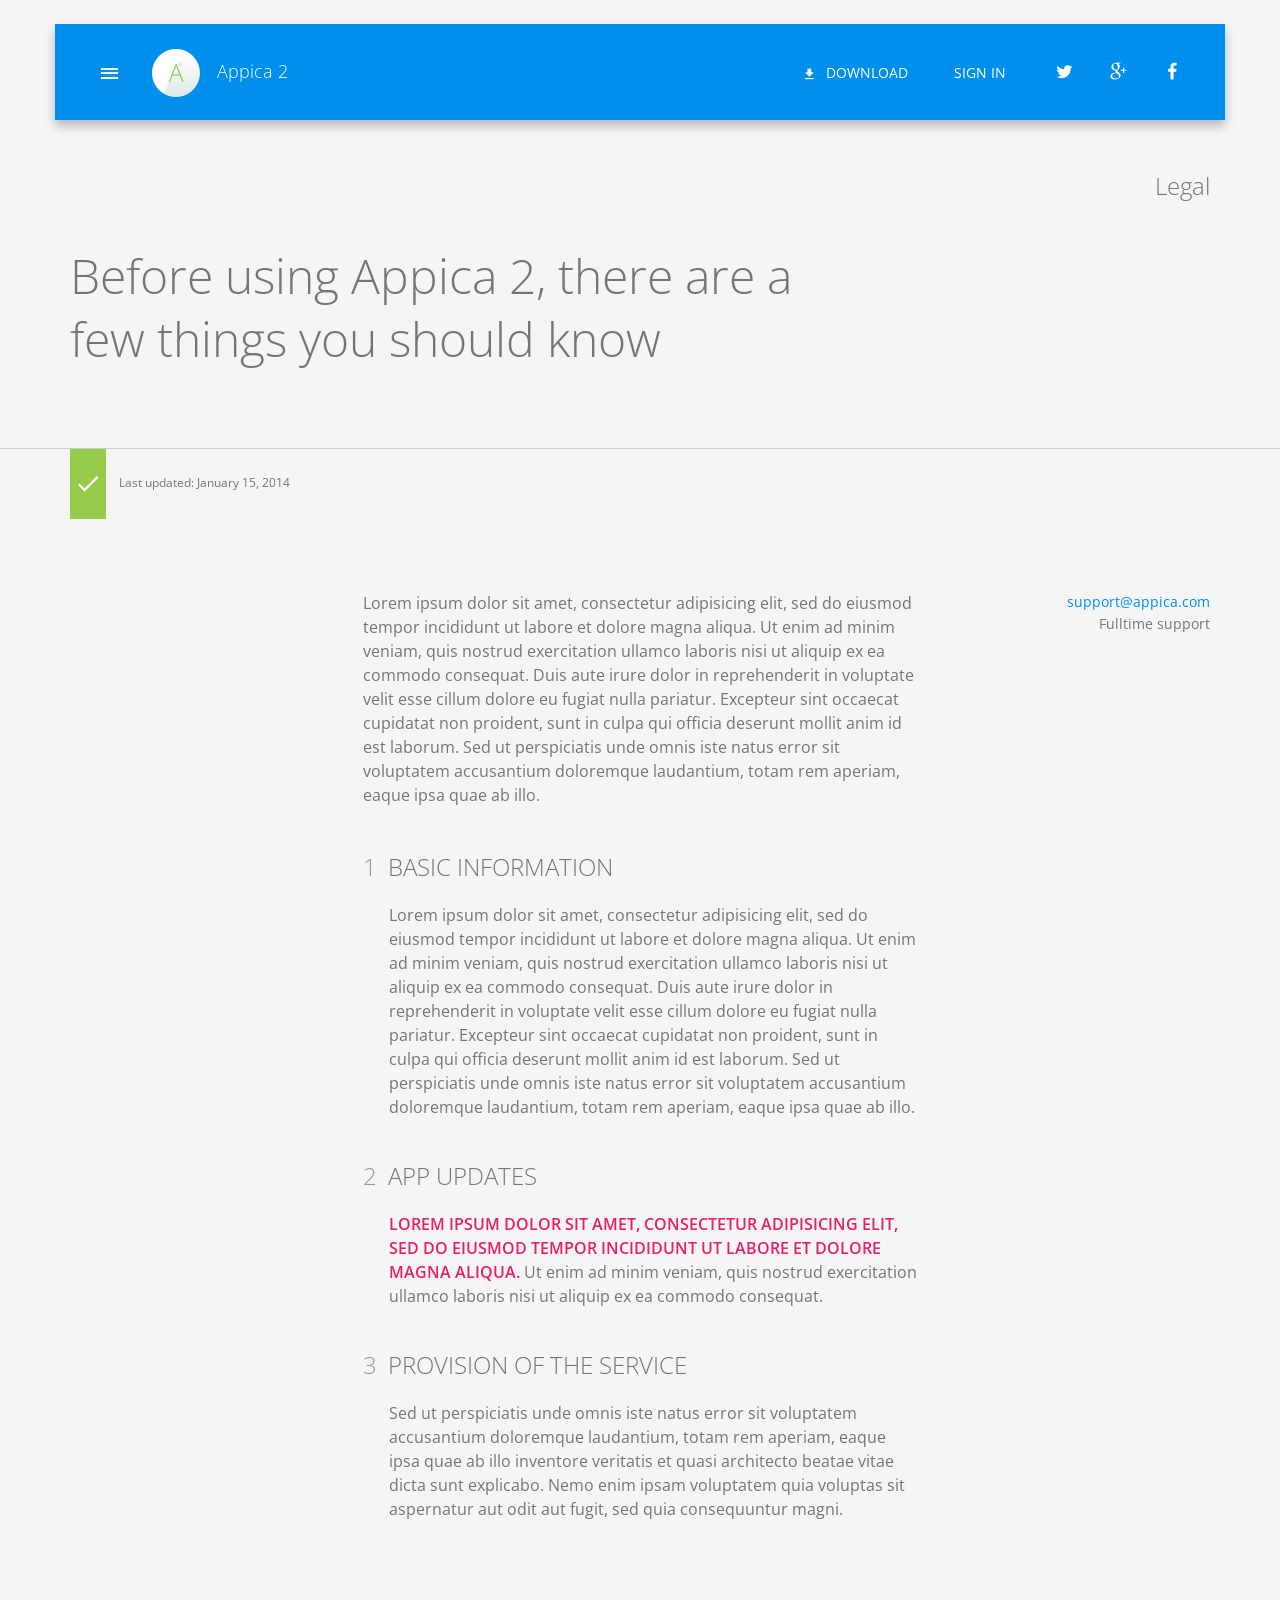
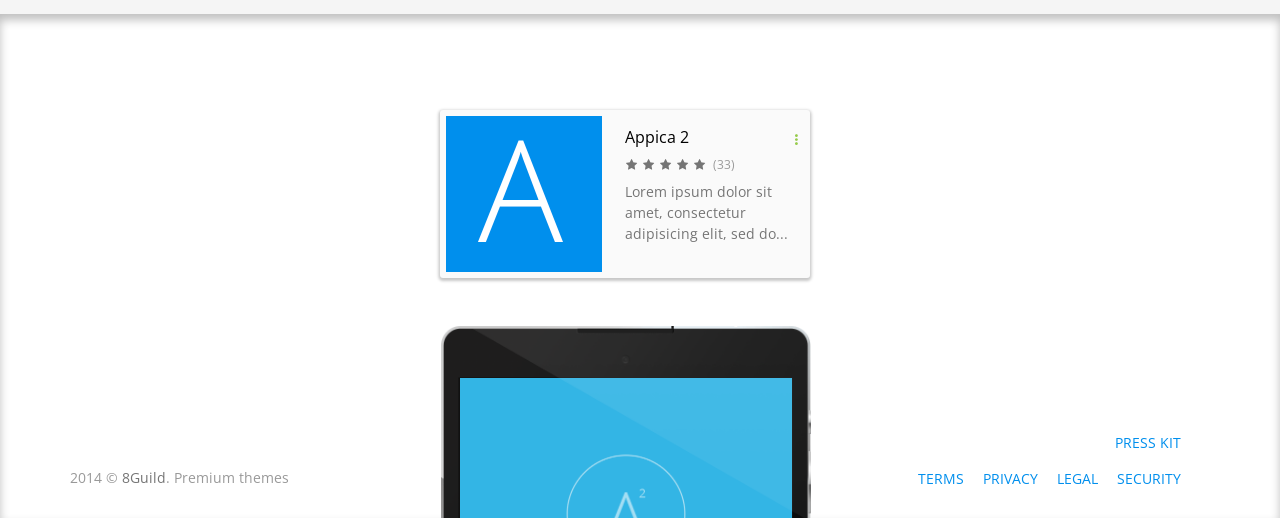
<file: legal.html>
<!doctype html>
<html>
  <head>
    <meta charset="utf-8">

    <!-- Site Title -->
    <title>GFXFree.Net - All For WebMasters... Appica 2 | Android Version</title>

    <!-- SEO Meta Tags -->
    <meta name="description" content="Responsive HTML5 Theme in Material Design Style" />
    <meta name="keywords" content="responsive html5 theme, ios, android, material design, landing, application, mobile, blog, portfolio, bootstrap 3, css, jquery, flat, modern" />
    <meta name="author" content="8Guild" />

    <!-- Mobile Specific Meta Tag -->
    <meta name="viewport" content="width=device-width, initial-scale=1.0, maximum-scale=1.0, user-scalable=no" />

    <!-- Favicon Icon -->
    <link rel="shortcut icon" href="favicon.ico" type="image/x-icon">
    <link rel="icon" href="favicon.ico" type="image/x-icon">

    <!-- Theme Stylesheet -->
    <link href="css/style.css" rel="stylesheet" media="screen">

    <!-- Preloader (Pace.js) -->
    <script src="js/plugins/pace.min.js"></script>
    
    <!-- Modernizr -->
    <script src="js/libs/modernizr.custom.js"></script>
    <script src="js/libs/detectizr.min.js"></script>
    
  </head>
  
  <!-- Body -->
  <body class="gray-bg">

    <!-- Preloader -->
    <div id="preloader">
      <div class="logo">
        <img src="img/logo-middle.png" alt="Appica 2">
        <span>Appica 2</span>
      </div>
    </div>

    <!-- Fake scrollbar (when open popups/modals) -->
    <div class="fake-scrollbar"></div>

    <!-- Off-canvas Navigation -->
    <div class="offcanvas-nav">
      <!-- Head (Fixed Part) -->
      <div class="nav-head">
        <div class="top-bar">
          <form class="search-box">
            <span class="search-toggle waves-effect waves-light"></span>
            <input type="text" id="search-field">
            <button type="submit" class="search-btn"><i class="flaticon-search100"></i></button>
          </form>
          <div class="nav-close waves-effect waves-light waves-circle" data-offcanvas="close"><i class="flaticon-close47"></i></div>
          <div class="social-buttons">
            <a href="#" class="sb-twitter"><i class="bi-twitter"></i></a>
            <a href="#" class="sb-google-plus"><i class="bi-gplus"></i></a>
            <a href="#" class="sb-facebook"><i class="bi-facebook"></i></a>
          </div>
        </div>
        <a href="index.html" class="offcanvas-logo">
          <div class="icon"><img src="img/logo-big.png" alt="Appica 2"></div>
          <div class="title">
            Appica 2
            <span>Flatter, lighter, droider</span>
          </div>
        </a>
        <a href="#" data-toggle="modal" data-target="#signin-page" data-modal-form="sign-in" class="light-color nav-link">Sign In</a>
        <a href="#" data-toggle="modal" data-target="#signin-page" data-modal-form="sign-up" class="light-color nav-link">Sign Up</a>
        <a href="#" class="btn btn-flat btn-light icon-left waves-effect waves-light"><i class="flaticon-download164"></i> Download</a>
      </div>
      <!-- Body (Scroll Part) -->
      <div class="nav-body">
        <div class="overflow">
          <div class="inner">
            <!-- Navigation -->
            <nav class="nav-link">
              <div class="scroll-nav">
                <ul>
                  <li><a href="index.html">Home</a></li>
                  <li><a href="index.html#features">Features</a></li>
                  <li><a href="index.html#gallery">Gallery</a></li>
                  <li><a href="index.html#video">Video</a></li>
                  <li><a href="index.html#posts">Posts</a></li>
                  <li><a href="index.html#app-story">App Story</a></li>
                </ul>
                <ul>
                  <li><a href="index.html#versions">Versions</a></li>
                  <li><a href="index.html#figures">Figures</a></li>
                  <li><a href="index.html#reviews">Reviews</a></li>
                  <li><a href="index.html#team">Team</a></li>
                  <li><a href="index.html#pricing">Pricing</a></li>
                  <li><a href="index.html#web-app">Web App</a></li>
                </ul>
              </div>
              <ul class="pages">
                <li><a href="about.html">About Us</a></li>
                <li><a href="blog.html">Blog</a></li>
                <li><a href="blog-single.html">Single Post</a></li>
                <li><a href="portfolio.html">Portfolio</a></li>
                <li><a href="press.html">Press</a></li>
                <li class="active"><a href="legal.html">Legal</a></li>
                <li><a href="components.html">Components</a></li>
              </ul>
            </nav>
            <!-- Twitter/Blog Tabs -->
            <div class="offcanvas-tabs">
              <ul class="nav-tabs clearfix">
                <li class="active"><a class="waves-effect waves-primary" href="#twitter" data-toggle="tab">Twitter</a></li>
                <li><a class="waves-effect waves-primary" href="#blog" data-toggle="tab">Blog</a></li>
              </ul>
              <div class="tab-content">
                <div class="tab-pane fade in active" id="twitter">
                  <div class="twitter-feed">
                    <div class="tweet">
                      <a href="#" class="author">@bedismo</a>
                      <p>Lorem ipsum dolor sit amet, consectetur adipisicing elit, sed do eiusmod tempor et <a href="#">#magna aliqua</a>.</p>
                    </div>
                    <div class="tweet">
                      <a href="#" class="author">@bedismo</a>
                      <p>Sed ut perspiciatis unde omnis iste natus error sit voluptatem accusantium doloremque laudantium.</p>
                    </div>
                    <a href="#" class="text-smaller">Follow us on twitter</a>
                  </div>
                </div>
                <div class="tab-pane fade" id="blog">
                  <div class="offcanvas-posts">
                    <a href="blog-single.html" class="post">
                      Check Release
                      <span>Lorem ipsum dolor sit</span>
                    </a>
                    <a href="blog-single.html" class="post">
                      New App Skin Available
                      <span>Tenetur omnis sit odit velit quaerat deserunt cupiditate.</span>
                    </a>
                    <a href="blog-single.html" class="post">
                      Change is Coming
                      <span>Sed ut perspiciatis unde omnis</span>
                    </a>
                  </div>
                </div>
              </div>
            </div>
            <!-- Instagram Posts -->
            <div class="offcanvas-instagram">
              <div class="instgr-row clearfix">
                <a class="waves-effect" href="#"><img src="img/offcanvas/instgr.png" alt="Thumbnail"></a>
                <a class="waves-effect" href="#"><img src="img/offcanvas/instgr.png" alt="Thumbnail"></a>
                <a class="waves-effect" href="#"><img src="img/offcanvas/instgr.png" alt="Thumbnail"></a>
              </div>
              <div class="instgr-row clearfix">
                <a class="waves-effect" href="#"><img src="img/offcanvas/instgr.png" alt="Thumbnail"></a>
                <a class="waves-effect" href="#"><img src="img/offcanvas/instgr.png" alt="Thumbnail"></a>
                <a class="waves-effect" href="#"><img src="img/offcanvas/instgr.png" alt="Thumbnail"></a>
              </div>
              <a href="#" class="text-smaller">Follow us on Instagram</a>
            </div>
          </div>
        </div>
      </div>
    </div><!-- Off-canvas Navigation End -->

    <!--Modal (Signin/Signup Page)-->
    <div class="modal fade" id="signin-page">
      <div class="modal-dialog">
        <div class="modal-form">
          <div class="tab-content">
            <!-- Sign in form -->
            <form class="tab-pane transition scale fade in active" id="signin-form" autocomplete="off">
              <h3 class="modal-title">Sign In</h3>
              <div class="form-control space-top-2x">
                <input type="email" name="si_email" id="si_email" readonly onfocus="$(this).removeAttr('readonly');" required>
                <label for="si_email">Email</label>
                <span class="error-label"></span>
                <span class="valid-label"></span>
              </div>
              <div class="form-control">
                <input type="password" name="si-password" id="si-password" readonly onfocus="$(this).removeAttr('readonly');" required>
                <label for="si-password">Password</label>
                <a class="helper-link" href="#">Forgot password?</a>
                <span class="error-label"></span>
                <span class="valid-label"></span>
              </div>
              <label class="checkbox space-top-2x">
                <input type="checkbox"> Remember me
              </label>
              <div class="clearfix modal-buttons">
                <div class="pull-right">
                  <button type="button" class="btn btn-flat btn-default waves-effect" data-dismiss="modal">Cancel</button>
                  <button type="submit" class="btn btn-flat btn-primary waves-effect waves-primary">Sign In</button>
                </div>
                <!-- Switching forms (Fake nav tab) -->
                <div class="form-switch pull-left"><a class="btn btn-flat btn-primary waves-effect waves-primary" href="#form-1">Sign Up</a></div>
              </div>
            </form>

            <!-- Sign up form -->
            <form class="tab-pane transition scale fade" id="signup-form">
              <h3 class="modal-title">Sign Up</h3>
              <div class="form-control space-top-2x">
                <input type="email" name="su-email" id="su-email" required>
                <label for="su-email">Email</label>
                <span class="error-label"></span>
                <span class="valid-label"></span>
              </div>
              <div class="form-control">
                <input type="password" name="su-password" id="su-password" required>
                <label for="su-password">Password</label>
                <span class="error-label"></span>
                <span class="valid-label"></span>
              </div>
              <div class="form-control">
                <input type="password" name="su-password-repeat" id="su-password-repeat" required>
                <label for="su-password-repeat">Repeat password</label>
                <span class="error-label"></span>
                <span class="valid-label"></span>
              </div>
              <label class="checkbox space-top-2x">
                <input type="checkbox"> Subscribe for our news
              </label>
              <div class="clearfix modal-buttons">
                <div class="pull-right">
                  <button type="button" class="btn btn-flat btn-default waves-effect" data-dismiss="modal">Cancel</button>
                  <button type="submit" class="btn btn-flat btn-primary waves-effect waves-primary">Sign Up</button>
                </div>
                <!-- Switching forms (Fake nav tab) -->
                <div class="form-switch pull-left"><a class="btn btn-flat btn-primary waves-effect waves-primary" href="#form-2">Sign In</a></div>
              </div>
            </form>
          </div>
          <!-- Hidden real nav tabs -->
          <ul class="nav-tabs hidden">
            <li id="form-1"><a href="#signup-form" data-toggle="tab">Sign up</a></li>
            <li id="form-2"><a href="#signin-form" data-toggle="tab">Sign in</a></li>
          </ul>
        </div>
      </div><!-- /.modal-dialog -->
    </div><!-- /.modal -->

    <!-- Navbar -->
    <header class="navbar navbar-fixed-top">
      <div class="container">
        <!-- Nav Toggle -->
        <div class="nav-toggle waves-effect waves-light waves-circle" data-offcanvas="open"><i class="flaticon-menu55"></i></div>
        <!-- Logo -->
        <a href="index.html" class="logo">
          <img src="img/logo-small.png" alt="Appica 2">
          Appica 2
        </a>
        <!-- Toolbar -->
        <div class="toolbar">
          <a href="#" class="btn btn-flat btn-light icon-left waves-effect waves-light"><i class="flaticon-download164"></i> Download</a>
          <a href="#" data-toggle="modal" data-target="#signin-page" data-modal-form="sign-in" class="action-btn">Sign in</a>
          <!-- Social Buttons -->
          <div class="social-buttons text-right">
            <a href="#" class="sb-twitter"><i class="bi-twitter"></i></a>
            <a href="#" class="sb-google-plus"><i class="bi-gplus"></i></a>
            <a href="#" class="sb-facebook"><i class="bi-facebook"></i></a>
          </div>
        </div>
      </div>
    </header><!-- Navbar End -->

    <!-- Page Heading -->
    <div class="page-heading text-right">
      <div class="container">
        <h2>Legal</h2>
      </div>
    </div>
    
    <!-- Page Title -->
    <section class="container">
      <h1 style="max-width: 770px;">Before using Appica 2, there are a few things you should know</h1>
    </section>

    <!-- Legal Notice -->
    <section class="space-top-2x padding-bottom-2x">
      <hr>
      <div class="container">
        <!-- Badge -->
        <div class="badge badge-success">
          <span class="icon"><i class="flaticon-verification24"></i></span>
          Last updated: January 15, 2014
        </div>
        <div class="row space-top-3x">
          <div class="col-lg-6 col-lg-offset-3 col-md-7 col-md-offset-2 col-sm-9">
            <p>Lorem ipsum dolor sit amet, consectetur adipisicing elit, sed do eiusmod tempor incididunt ut labore et dolore magna aliqua. Ut enim ad minim veniam, quis nostrud exercitation ullamco laboris nisi ut aliquip ex ea commodo consequat. Duis aute irure dolor in reprehenderit in voluptate velit esse cillum dolore eu fugiat nulla pariatur. Excepteur sint occaecat cupidatat non proident, sunt in culpa qui officia deserunt mollit anim id est laborum. Sed ut perspiciatis unde omnis iste natus error sit voluptatem accusantium doloremque laudantium, totam rem aperiam, eaque ipsa quae ab illo.</p>
            <dl class="space-top-2x">
              <dt><span>1</span>Basic Information</dt>
              <dd>Lorem ipsum dolor sit amet, consectetur adipisicing elit, sed do eiusmod tempor incididunt ut labore et dolore magna aliqua. Ut enim ad minim veniam, quis nostrud exercitation ullamco laboris nisi ut aliquip ex ea commodo consequat. Duis aute irure dolor in reprehenderit in voluptate velit esse cillum dolore eu fugiat nulla pariatur. Excepteur sint occaecat cupidatat non proident, sunt in culpa qui officia deserunt mollit anim id est laborum. Sed ut perspiciatis unde omnis iste natus error sit voluptatem accusantium doloremque laudantium, totam rem aperiam, eaque ipsa quae ab illo.
              </dd>
              <dt><span>2</span>App Updates</dt>
              <dd><span class="text-uppercase text-danger text-semibold">Lorem ipsum dolor sit amet, consectetur adipisicing elit, sed do eiusmod tempor incididunt ut labore et dolore magna aliqua.</span> Ut enim ad minim veniam, quis nostrud exercitation ullamco laboris nisi ut aliquip ex ea commodo consequat.
              </dd>
              <dt><span>3</span>Provision of the Service</dt>
              <dd>Sed ut perspiciatis unde omnis iste natus error sit voluptatem accusantium doloremque laudantium, totam rem aperiam, eaque ipsa quae ab illo inventore veritatis et quasi architecto beatae vitae dicta sunt explicabo. Nemo enim ipsam voluptatem quia voluptas sit aspernatur aut odit aut fugit, sed quia consequuntur magni.
              </dd>
            </dl>
          </div>
          <div class="col-sm-3 text-right">
            <a href="mailto:support@appica.com" class="text-smaller">support@appica.com</a>
            <p class="text-smaller">Fulltime support</p>
          </div>
        </div>
      </div>
    </section><!-- Legal Notice End -->

    <!-- Footer -->
    <footer class="footer fw-bg top-inner-shadow padding-top-3x">
      <div class="container space-top">
        <!-- Footer Head -->
        <div class="footer-head-wrap">
          <a href="#" class="footer-head waves-effect waves-button waves-float">
            <div class="logo">
              <img src="img/footer/footer-logo.png" alt="Appica 2">
            </div>
            <div class="info">
              <h2>Appica 2</h2>
              <div class="rating">
                <i class="bi-star"></i>
                <i class="bi-star"></i>
                <i class="bi-star"></i>
                <i class="bi-star"></i>
                <i class="bi-star"></i>
                <span>(33)</span>
              </div>
              <p>Lorem ipsum dolor sit amet, consectetur adipisicing elit, sed do...</p>
            </div>
          </a>
        </div>
        <div class="body padding-top-2x">
          <!-- Copyright -->
          <div class="column copyright">
            <p>2014 &copy; <a href="http://8guild.com/" target="_blank">8Guild</a>. Premium themes</p>
          </div>
          <!-- Gadget (Middle Column) -->
          <div class="column hidden-sm hidden-xs">
            <div class="gadget">
              <img src="img/footer/screen.png" alt="Screen">
            </div>
          </div>
          <nav class="column footer-nav">
            <ul>
              <li><a href="press.html">Press Kit</a></li>
              <li><a href="legal.html">Terms</a></li>
              <li><a href="#">Privacy</a></li>
              <li><a href="legal.html">Legal</a></li>
              <li><a href="#">Security</a></li>
            </ul>
          </nav>
        </div>
      </div>
    </footer><!-- Footer End -->
    
    <!-- Javascript (jQuery) Libraries and Plugins -->
    <script src="js/libs/jquery-2.1.3.min.js"></script>
    <script src="js/libs/jquery.easing.1.3.js"></script>
    <script src="js/plugins/velocity.min.js"></script>
    <script src="js/plugins/bootstrap.min.js"></script>
    <script src="js/plugins/smoothscroll.js"></script>
    <script src="js/plugins/waves.min.js"></script>
    <script src="js/plugins/form-plugins.js"></script>
    <script src="js/plugins/jquery.mCustomScrollbar.min.js"></script>
    <script src="js/scripts.js"></script>

  </body><!-- Body End-->
</html>
</file>
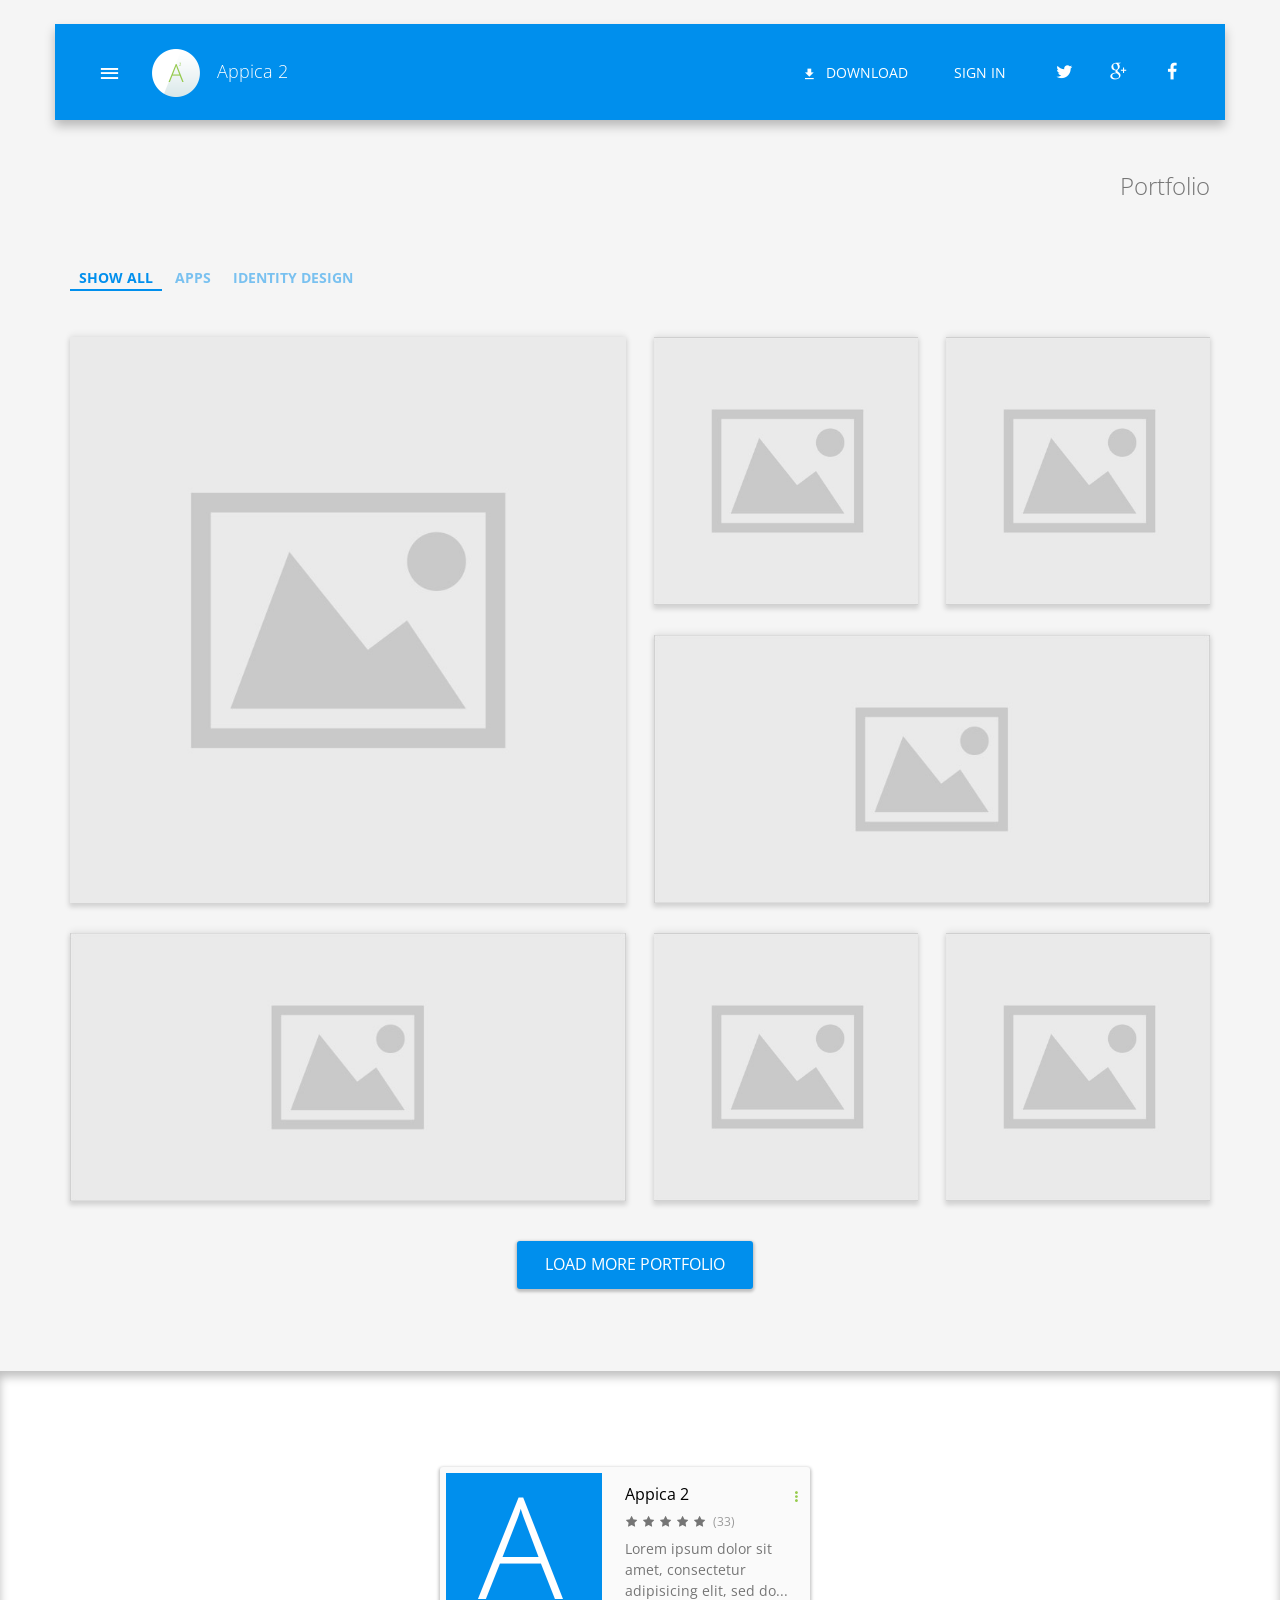
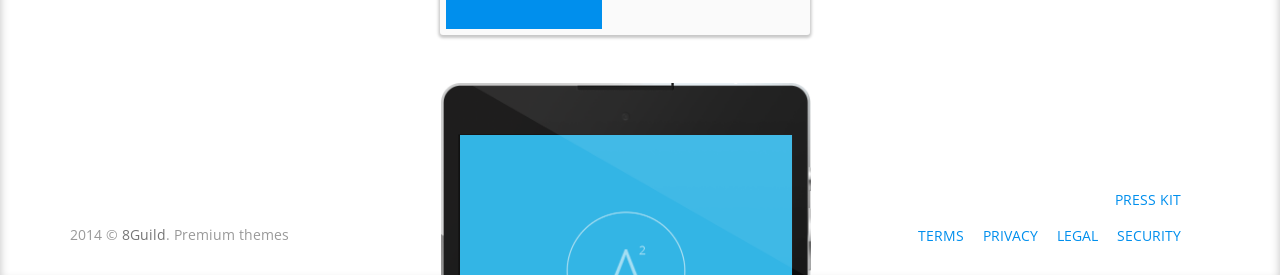
<file: portfolio.html>
<!doctype html>
<html>
  <head>
    <meta charset="utf-8">

    <!-- Site Title -->
    <title>GFXFree.Net - All For WebMasters... Appica 2 | Android Version</title>

    <!-- SEO Meta Tags -->
    <meta name="description" content="Responsive HTML5 Theme in Material Design Style" />
    <meta name="keywords" content="responsive html5 theme, ios, android, material design, landing, application, mobile, blog, portfolio, bootstrap 3, css, jquery, flat, modern" />
    <meta name="author" content="8Guild" />

    <!-- Mobile Specific Meta Tag -->
    <meta name="viewport" content="width=device-width, initial-scale=1.0, maximum-scale=1.0, user-scalable=no" />

    <!-- Favicon Icon -->
    <link rel="shortcut icon" href="favicon.ico" type="image/x-icon">
    <link rel="icon" href="favicon.ico" type="image/x-icon">

    <!-- Theme Stylesheet -->
    <link href="css/style.css" rel="stylesheet" media="screen">

    <!-- Preloader (Pace.js) -->
    <script src="js/plugins/pace.min.js"></script>
    
    <!-- Modernizr -->
    <script src="js/libs/modernizr.custom.js"></script>
    <script src="js/libs/detectizr.min.js"></script>

  </head>
  
  <!-- Body -->
  <body class="gray-bg">

    <!-- Preloader -->
    <div id="preloader">
      <div class="logo">
        <img src="img/logo-middle.png" alt="Appica 2">
        <span>Appica 2</span>
      </div>
    </div>

    <!-- Fake scrollbar (when open popups/modals) -->
    <div class="fake-scrollbar"></div>

    <!-- Off-canvas Navigation -->
    <div class="offcanvas-nav">
      <!-- Head (Fixed Part) -->
      <div class="nav-head">
        <div class="top-bar">
          <form class="search-box">
            <span class="search-toggle waves-effect waves-light"></span>
            <input type="text" id="search-field">
            <button type="submit" class="search-btn"><i class="flaticon-search100"></i></button>
          </form>
          <div class="nav-close waves-effect waves-light waves-circle" data-offcanvas="close"><i class="flaticon-close47"></i></div>
          <div class="social-buttons">
            <a href="#" class="sb-twitter"><i class="bi-twitter"></i></a>
            <a href="#" class="sb-google-plus"><i class="bi-gplus"></i></a>
            <a href="#" class="sb-facebook"><i class="bi-facebook"></i></a>
          </div>
        </div>
        <a href="index.html" class="offcanvas-logo">
          <div class="icon"><img src="img/logo-big.png" alt="Appica 2"></div>
          <div class="title">
            Appica 2
            <span>Flatter, lighter, droider</span>
          </div>
        </a>
        <a href="#" data-toggle="modal" data-target="#signin-page" data-modal-form="sign-in" class="light-color nav-link">Sign In</a>
        <a href="#" data-toggle="modal" data-target="#signin-page" data-modal-form="sign-up" class="light-color nav-link">Sign Up</a>
        <a href="http://themeforest.net/item/appica-2-premium-app-showcase-theme/10351624" class="btn btn-flat btn-light icon-left waves-effect waves-light"><i class="flaticon-download164"></i> Download</a>
      </div>
      <!-- Body (Scroll Part) -->
      <div class="nav-body">
        <div class="overflow">
          <div class="inner">
            <!-- Navigation -->
            <nav class="nav-link">
              <div class="scroll-nav">
                <ul>
                  <li><a href="index.html">Home</a></li>
                  <li><a href="index.html#features">Features</a></li>
                  <li><a href="index.html#gallery">Gallery</a></li>
                  <li><a href="index.html#video">Video</a></li>
                  <li><a href="index.html#posts">Posts</a></li>
                  <li><a href="index.html#app-story">App Story</a></li>
                </ul>
                <ul>
                  <li><a href="index.html#versions">Versions</a></li>
                  <li><a href="index.html#figures">Figures</a></li>
                  <li><a href="index.html#reviews">Reviews</a></li>
                  <li><a href="index.html#team">Team</a></li>
                  <li><a href="index.html#pricing">Pricing</a></li>
                  <li><a href="index.html#web-app">Web App</a></li>
                </ul>
              </div>
              <ul class="pages">
                <li><a href="about.html">About Us</a></li>
                <li><a href="blog.html">Blog</a></li>
                <li><a href="blog-single.html">Single Post</a></li>
                <li class="active"><a href="portfolio.html">Portfolio</a></li>
                <li><a href="press.html">Press</a></li>
                <li><a href="legal.html">Legal</a></li>
                <li><a href="components.html">Components</a></li>
              </ul>
            </nav>
            <!-- Twitter/Blog Tabs -->
            <div class="offcanvas-tabs">
              <ul class="nav-tabs clearfix">
                <li class="active"><a class="waves-effect waves-primary" href="#twitter" data-toggle="tab">Twitter</a></li>
                <li><a class="waves-effect waves-primary" href="#blog" data-toggle="tab">Blog</a></li>
              </ul>
              <div class="tab-content">
                <div class="tab-pane fade in active" id="twitter">
                  <div class="twitter-feed">
                    <div class="tweet">
                      <a href="#" class="author">@bedismo</a>
                      <p>Lorem ipsum dolor sit amet, consectetur adipisicing elit, sed do eiusmod tempor et <a href="#">#magna aliqua</a>.</p>
                    </div>
                    <div class="tweet">
                      <a href="#" class="author">@bedismo</a>
                      <p>Sed ut perspiciatis unde omnis iste natus error sit voluptatem accusantium doloremque laudantium.</p>
                    </div>
                    <a href="#" class="text-smaller">Follow us on twitter</a>
                  </div>
                </div>
                <div class="tab-pane fade" id="blog">
                  <div class="offcanvas-posts">
                    <a href="blog-single.html" class="post">
                      Check Release
                      <span>Lorem ipsum dolor sit</span>
                    </a>
                    <a href="blog-single.html" class="post">
                      New App Skin Available
                      <span>Tenetur omnis sit odit velit quaerat deserunt cupiditate.</span>
                    </a>
                    <a href="blog-single.html" class="post">
                      Change is Coming
                      <span>Sed ut perspiciatis unde omnis</span>
                    </a>
                  </div>
                </div>
              </div>
            </div>
            <!-- Instagram Posts -->
            <div class="offcanvas-instagram">
              <div class="instgr-row clearfix">
                <a class="waves-effect" href="#"><img src="img/offcanvas/instgr.png" alt="Thumbnail"></a>
                <a class="waves-effect" href="#"><img src="img/offcanvas/instgr.png" alt="Thumbnail"></a>
                <a class="waves-effect" href="#"><img src="img/offcanvas/instgr.png" alt="Thumbnail"></a>
              </div>
              <div class="instgr-row clearfix">
                <a class="waves-effect" href="#"><img src="img/offcanvas/instgr.png" alt="Thumbnail"></a>
                <a class="waves-effect" href="#"><img src="img/offcanvas/instgr.png" alt="Thumbnail"></a>
                <a class="waves-effect" href="#"><img src="img/offcanvas/instgr.png" alt="Thumbnail"></a>
              </div>
              <a href="#" class="text-smaller">Follow us on Instagram</a>
            </div>
          </div>
        </div>
      </div>
    </div><!-- Off-canvas Navigation End -->

    <!--Modal (Signin/Signup Page)-->
    <div class="modal fade" id="signin-page">
      <div class="modal-dialog">
        <div class="modal-form">
          <div class="tab-content">
            <!-- Sign in form -->
            <form class="tab-pane transition scale fade in active" id="signin-form" autocomplete="off">
              <h3 class="modal-title">Sign In</h3>
              <div class="form-control space-top-2x">
                <input type="email" name="si_email" id="si_email" readonly onfocus="$(this).removeAttr('readonly');" required>
                <label for="si_email">Email</label>
                <span class="error-label"></span>
                <span class="valid-label"></span>
              </div>
              <div class="form-control">
                <input type="password" name="si-password" id="si-password" readonly onfocus="$(this).removeAttr('readonly');" required>
                <label for="si-password">Password</label>
                <a class="helper-link" href="#">Forgot password?</a>
                <span class="error-label"></span>
                <span class="valid-label"></span>
              </div>
              <label class="checkbox space-top-2x">
                <input type="checkbox"> Remember me
              </label>
              <div class="clearfix modal-buttons">
                <div class="pull-right">
                  <button type="button" class="btn btn-flat btn-default waves-effect" data-dismiss="modal">Cancel</button>
                  <button type="submit" class="btn btn-flat btn-primary waves-effect waves-primary">Sign In</button>
                </div>
                <!-- Switching forms (Fake nav tab) -->
                <div class="form-switch pull-left"><a class="btn btn-flat btn-primary waves-effect waves-primary" href="#form-1">Sign Up</a></div>
              </div>
            </form>

            <!-- Sign up form -->
            <form class="tab-pane transition scale fade" id="signup-form">
              <h3 class="modal-title">Sign Up</h3>
              <div class="form-control space-top-2x">
                <input type="email" name="su-email" id="su-email" required>
                <label for="su-email">Email</label>
                <span class="error-label"></span>
                <span class="valid-label"></span>
              </div>
              <div class="form-control">
                <input type="password" name="su-password" id="su-password" required>
                <label for="su-password">Password</label>
                <span class="error-label"></span>
                <span class="valid-label"></span>
              </div>
              <div class="form-control">
                <input type="password" name="su-password-repeat" id="su-password-repeat" required>
                <label for="su-password-repeat">Repeat password</label>
                <span class="error-label"></span>
                <span class="valid-label"></span>
              </div>
              <label class="checkbox space-top-2x">
                <input type="checkbox"> Subscribe for our news
              </label>
              <div class="clearfix modal-buttons">
                <div class="pull-right">
                  <button type="button" class="btn btn-flat btn-default waves-effect" data-dismiss="modal">Cancel</button>
                  <button type="submit" class="btn btn-flat btn-primary waves-effect waves-primary">Sign Up</button>
                </div>
                <!-- Switching forms (Fake nav tab) -->
                <div class="form-switch pull-left"><a class="btn btn-flat btn-primary waves-effect waves-primary" href="#form-2">Sign In</a></div>
              </div>
            </form>
          </div>
          <!-- Hidden real nav tabs -->
          <ul class="nav-tabs hidden">
            <li id="form-1"><a href="#signup-form" data-toggle="tab">Sign up</a></li>
            <li id="form-2"><a href="#signin-form" data-toggle="tab">Sign in</a></li>
          </ul>
        </div>
      </div><!-- /.modal-dialog -->
    </div><!-- /.modal -->

    <!-- Navbar -->
    <header class="navbar navbar-fixed-top">
      <div class="container">
        <!-- Nav Toggle -->
        <div class="nav-toggle waves-effect waves-light waves-circle" data-offcanvas="open"><i class="flaticon-menu55"></i></div>
        <!-- Logo -->
        <a href="index.html" class="logo">
          <img src="img/logo-small.png" alt="Appica 2">
          Appica 2
        </a>
        <!-- Toolbar -->
        <div class="toolbar">
          <a href="http://themeforest.net/item/appica-2-premium-app-showcase-theme/10351624" class="btn btn-flat btn-light icon-left waves-effect waves-light"><i class="flaticon-download164"></i> Download</a>
          <a href="#" data-toggle="modal" data-target="#signin-page" data-modal-form="sign-in" class="action-btn">Sign in</a>
          <!-- Social Buttons -->
          <div class="social-buttons text-right">
            <a href="#" class="sb-twitter"><i class="bi-twitter"></i></a>
            <a href="#" class="sb-google-plus"><i class="bi-gplus"></i></a>
            <a href="#" class="sb-facebook"><i class="bi-facebook"></i></a>
          </div>
        </div>
      </div>
    </header><!-- Navbar End -->

    <!-- Page Heading -->
    <div class="page-heading text-right">
      <div class="container">
        <h2>Portfolio</h2>
      </div>
    </div>

    <!-- Portfolio -->
    <section class="container space-bottom-3x">

      <!-- Filters -->
      <ul class="nav-filters space-bottom">
        <li class="active"><a class="waves-effect waves-primary" data-filter="*" href="#">Show All</a></li>
        <li><a class="waves-effect waves-primary" data-filter=".apps" href="#">Apps</a></li>
        <li><a class="waves-effect waves-primary" data-filter=".identity" href="#">Identity Design</a></li>
      </ul>
      
      <!-- Portfolio Masonry Grid -->
      <div class="portfolio-grid filter-grid">
        <div class="grid-sizer"></div>
        <div class="gutter-sizer"></div>
        <div class="grid-item w2 h2 identity">
          <div class="portfolio-tile">
            <div class="tile-thumb" style="background-image: url(img/portfolio/thumbs/th01.jpg);">
              <div class="overlay">
                <div class="inner">
                  <div class="btns">
                    <a class="popup-img btn-float waves-effect waves-light" href="img/portfolio/01.jpg"><i class="flaticon-search100"></i></a>
                    <a class="btn-float waves-effect waves-light" href="#"><i class="flaticon-link60"></i></a>
                  </div>
                  <h2>Gravity Stationery</h2>
                </div>
              </div>
            </div>
          </div>
        </div>
        <div class="grid-item apps">
          <div class="portfolio-tile">
            <div class="tile-thumb" style="background-image: url(img/portfolio/thumbs/th02.jpg);">
              <div class="overlay">
                <div class="btns">
                  <a class="popup-img btn-float waves-effect waves-light" href="img/portfolio/02.jpg"><i class="flaticon-search100"></i></a>
                  <a class="btn-float waves-effect waves-light" href="#"><i class="flaticon-link60"></i></a>
                </div>
              </div>
            </div>
          </div>
        </div>
        <div class="grid-item identity">
          <div class="portfolio-tile">
            <div class="tile-thumb" style="background-image: url(img/portfolio/thumbs/th03.jpg);">
              <div class="overlay">
                <div class="btns">
                  <a class="popup-img btn-float waves-effect waves-light" href="img/portfolio/03.jpg"><i class="flaticon-search100"></i></a>
                  <a class="btn-float waves-effect waves-light" href="#"><i class="flaticon-link60"></i></a>
                </div>
              </div>
            </div>
          </div>
        </div>
        <div class="grid-item w2 apps">
          <div class="portfolio-tile">
            <div class="tile-thumb" style="background-image: url(img/portfolio/thumbs/th04.jpg);">
              <div class="overlay">
                <div class="inner">
                  <div class="btns">
                    <a class="popup-img btn-float waves-effect waves-light" href="img/portfolio/04.jpg"><i class="flaticon-search100"></i></a>
                    <a class="btn-float waves-effect waves-light" href="#"><i class="flaticon-link60"></i></a>
                  </div>
                  <h2>App for 3D</h2>
                </div>
              </div>
            </div>
          </div>
        </div>
        <div class="grid-item w2 apps">
          <div class="portfolio-tile">
            <div class="tile-thumb" style="background-image: url(img/portfolio/thumbs/th05.jpg);">
              <div class="overlay">
                <div class="inner">
                  <div class="btns">
                    <a class="popup-img btn-float waves-effect waves-light" href="img/portfolio/05.jpg"><i class="flaticon-search100"></i></a>
                    <a class="btn-float waves-effect waves-light" href="#"><i class="flaticon-link60"></i></a>
                  </div>
                  <h2>App Design</h2>
                </div>
              </div>
            </div>
          </div>
        </div>
        <div class="grid-item identity">
          <div class="portfolio-tile">
            <div class="tile-thumb" style="background-image: url(img/portfolio/thumbs/th06.jpg);">
              <div class="overlay">
                <div class="btns">
                  <a class="popup-img btn-float waves-effect waves-light" href="img/portfolio/06.jpg"><i class="flaticon-search100"></i></a>
                  <a class="btn-float waves-effect waves-light" href="#"><i class="flaticon-link60"></i></a>
                </div>
              </div>
            </div>
          </div>
        </div>
        <div class="grid-item identity">
          <div class="portfolio-tile">
            <div class="tile-thumb" style="background-image: url(img/portfolio/thumbs/th07.jpg);">
              <div class="overlay">
                <div class="btns">
                  <a class="popup-img btn-float waves-effect waves-light" href="img/portfolio/07.jpg"><i class="flaticon-search100"></i></a>
                  <a class="btn-float waves-effect waves-light" href="#"><i class="flaticon-link60"></i></a>
                </div>
              </div>
            </div>
          </div>
        </div>
      </div><!-- Portfolio Grid End -->

      <!-- Load More Button -->
      <div class="text-center">
        <a href="#" class="btn btn-primary btn-float waves-effect waves-light">
          Load More Portfolio
        </a>
      </div>
    </section><!-- Portfolio -->

    <!-- Footer -->
    <footer class="footer fw-bg top-inner-shadow padding-top-3x">
      <div class="container space-top">
        <!-- Footer Head -->
        <div class="footer-head-wrap">
          <a href="http://themeforest.net/item/appica-2-premium-app-showcase-theme/10351624" class="footer-head waves-effect waves-button waves-float">
            <div class="logo">
              <img src="img/footer/footer-logo.png" alt="Appica 2">
            </div>
            <div class="info">
              <h2>Appica 2</h2>
              <div class="rating">
                <i class="bi-star"></i>
                <i class="bi-star"></i>
                <i class="bi-star"></i>
                <i class="bi-star"></i>
                <i class="bi-star"></i>
                <span>(33)</span>
              </div>
              <p>Lorem ipsum dolor sit amet, consectetur adipisicing elit, sed do...</p>
            </div>
          </a>
        </div>
        <div class="body padding-top-2x">
          <!-- Copyright -->
          <div class="column copyright">
            <p>2014 &copy; <a href="http://8guild.com/" target="_blank">8Guild</a>. Premium themes</p>
          </div>
          <!-- Gadget (Middle Column) -->
          <div class="column hidden-sm hidden-xs">
            <div class="gadget">
              <img src="img/footer/screen.png" alt="Screen">
            </div>
          </div>
          <nav class="column footer-nav">
            <ul>
              <li><a href="press.html">Press Kit</a></li>
              <li><a href="legal.html">Terms</a></li>
              <li><a href="#">Privacy</a></li>
              <li><a href="legal.html">Legal</a></li>
              <li><a href="#">Security</a></li>
            </ul>
          </nav>
        </div>
      </div>
    </footer><!-- Footer End -->
    
    <!-- Javascript (jQuery) Libraries and Plugins -->
    <script src="js/libs/jquery-2.1.3.min.js"></script>
    <script src="js/libs/jquery.easing.1.3.js"></script>
    <script src="js/plugins/velocity.min.js"></script>
    <script src="js/plugins/bootstrap.min.js"></script>
    <script src="js/plugins/smoothscroll.js"></script>
    <script src="js/plugins/waves.min.js"></script>
    <script src="js/plugins/form-plugins.js"></script>
    <script src="js/plugins/jquery.mCustomScrollbar.min.js"></script>
    <script src="js/plugins/jquery.magnific-popup.min.js"></script>
    <script src="js/plugins/isotope.pkgd.min.js"></script>
    <script src="js/scripts.js"></script>
    
  </body><!-- Body End-->
</html>
</file>
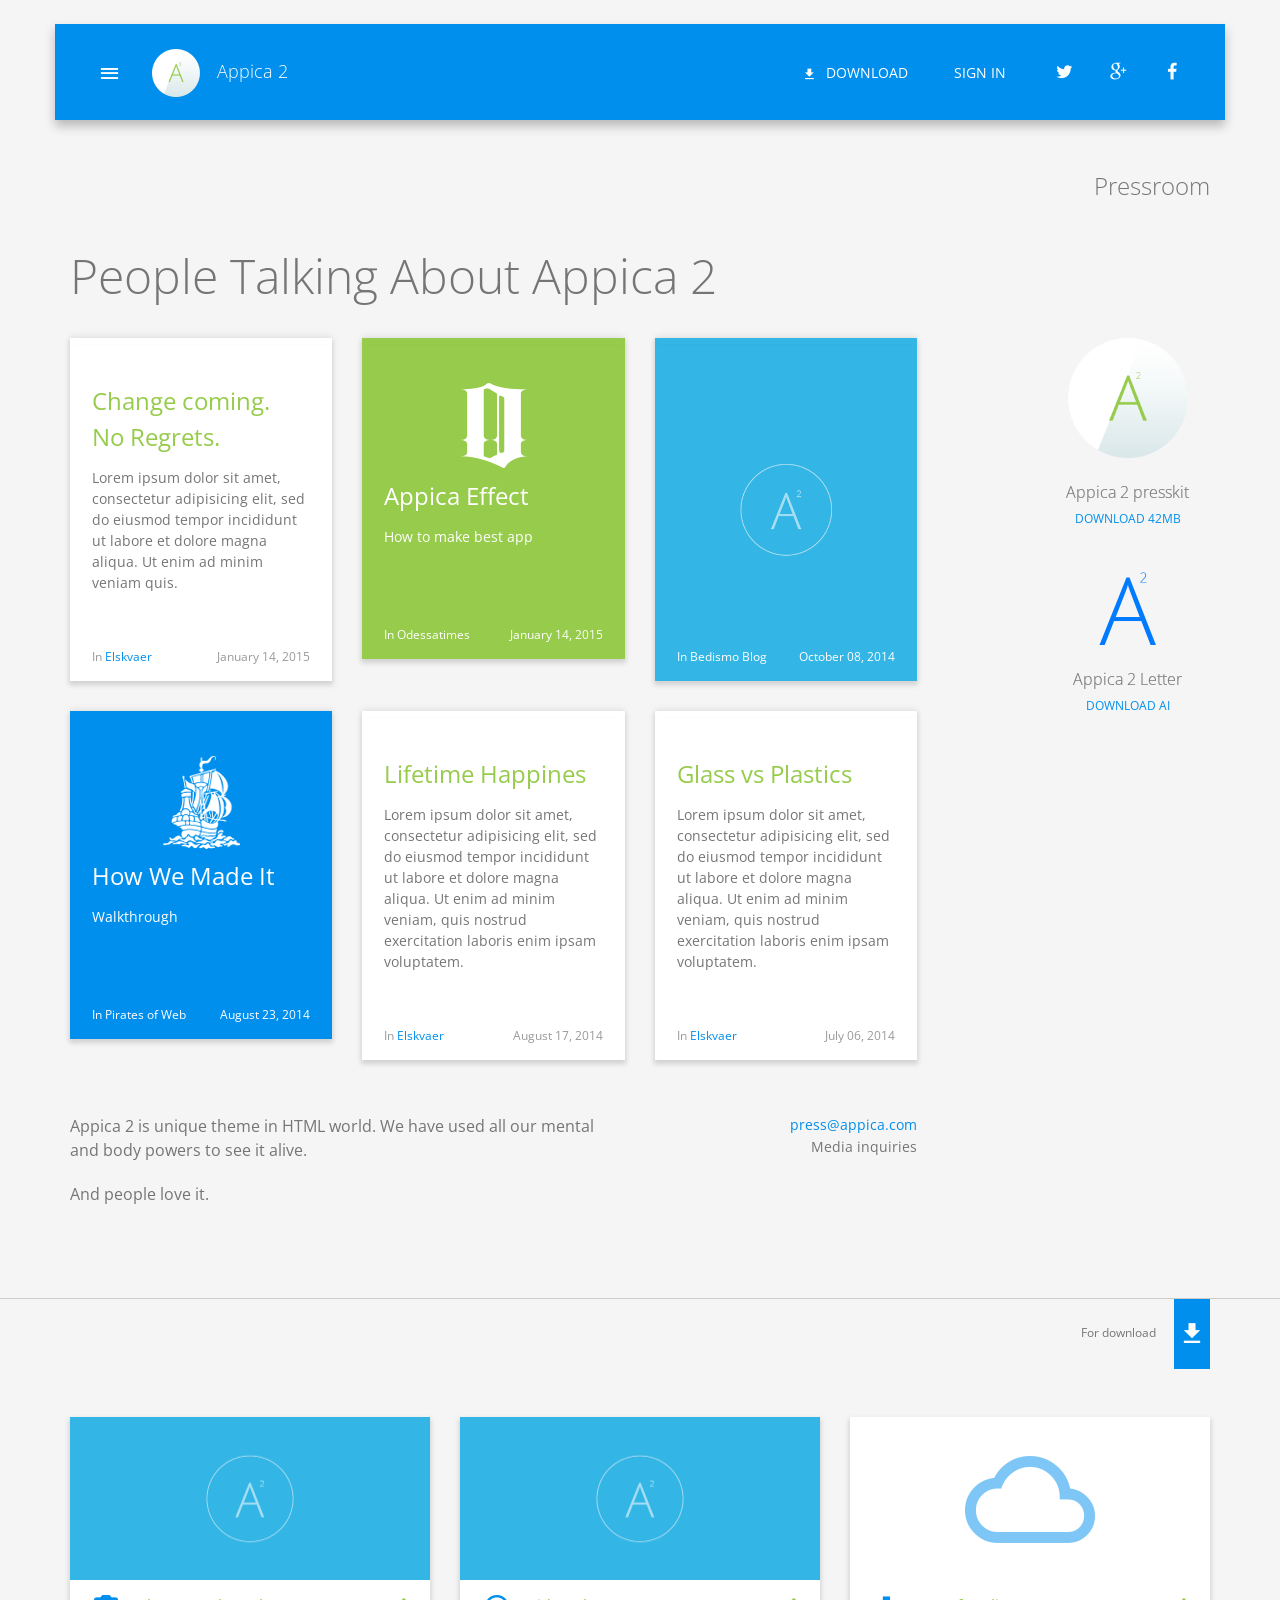
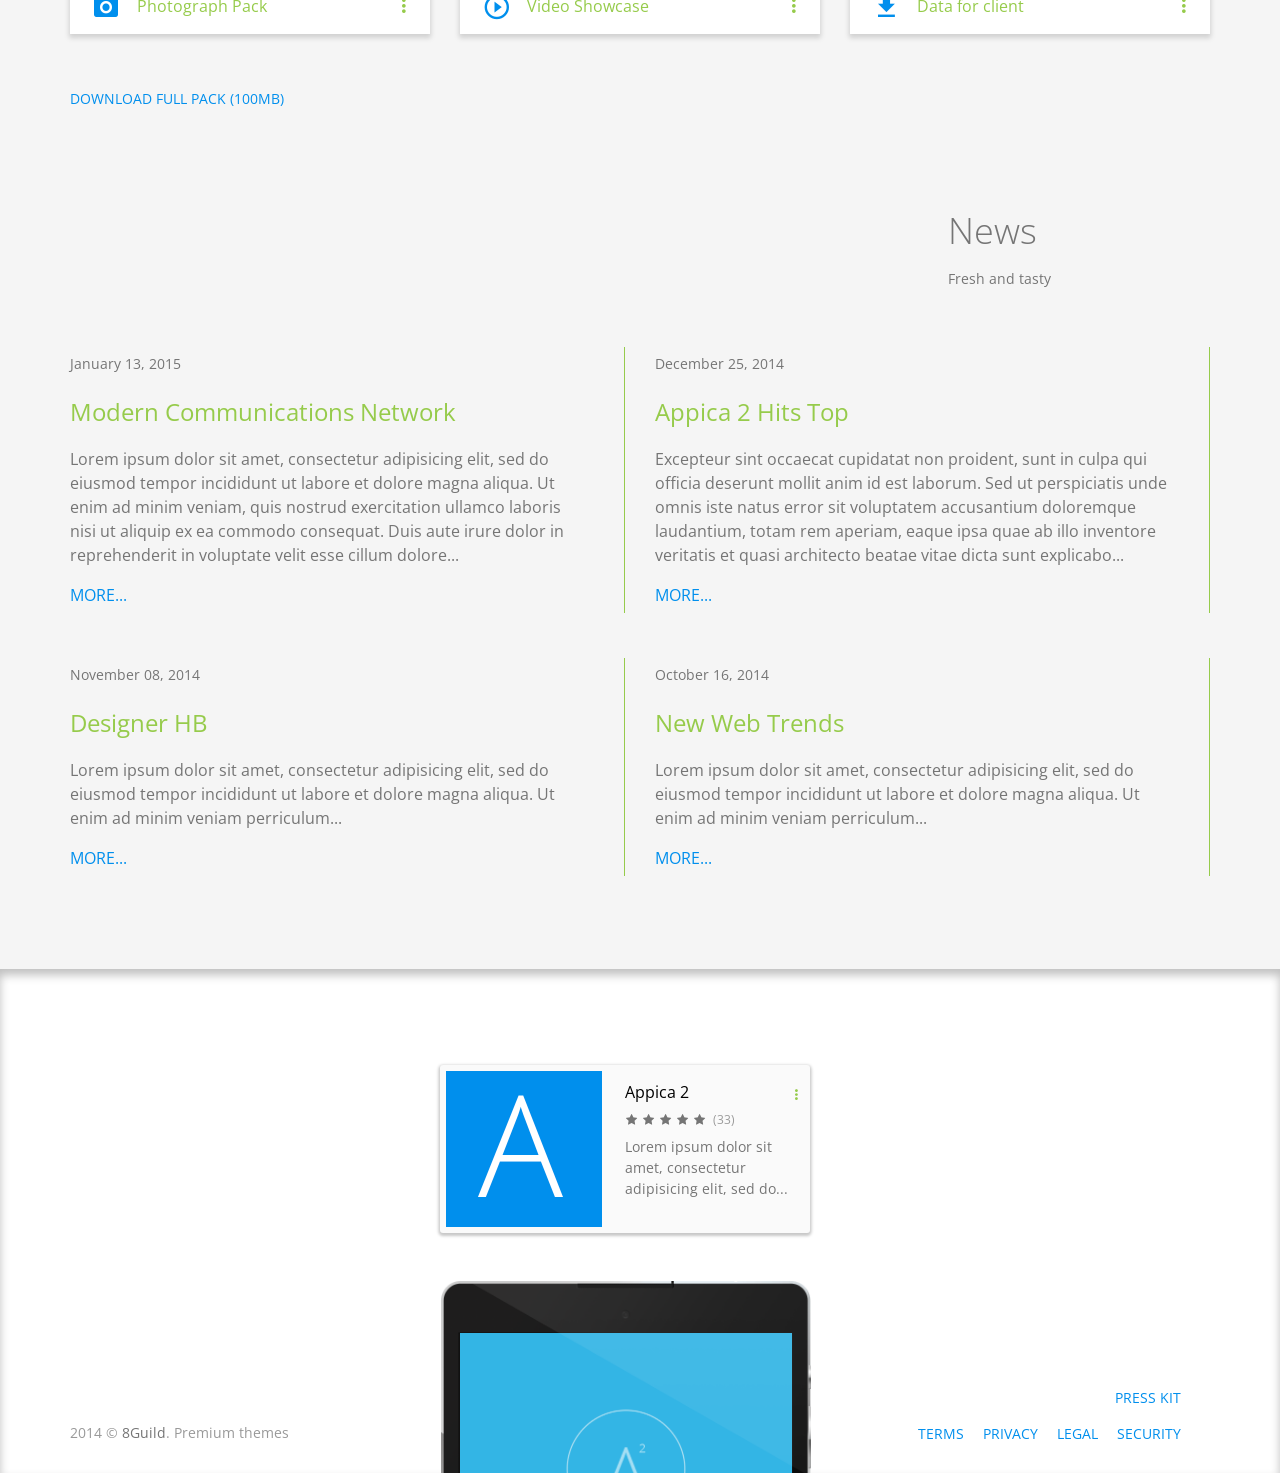
<file: press.html>
<!doctype html>
<html>
  <head>
    <meta charset="utf-8">

    <!-- Site Title -->
    <title>GFXFree.Net - All For WebMasters... Appica 2 | Android Version</title>

    <!-- SEO Meta Tags -->
    <meta name="description" content="Responsive HTML5 Theme in Material Design Style" />
    <meta name="keywords" content="responsive html5 theme, ios, android, material design, landing, application, mobile, blog, portfolio, bootstrap 3, css, jquery, flat, modern" />
    <meta name="author" content="8Guild" />

    <!-- Mobile Specific Meta Tag -->
    <meta name="viewport" content="width=device-width, initial-scale=1.0, maximum-scale=1.0, user-scalable=no" />

    <!-- Favicon Icon -->
    <link rel="shortcut icon" href="favicon.ico" type="image/x-icon">
    <link rel="icon" href="favicon.ico" type="image/x-icon">

    <!-- Theme Stylesheet -->
    <link href="css/style.css" rel="stylesheet" media="screen">

    <!-- Preloader (Pace.js) -->
    <script src="js/plugins/pace.min.js"></script>
    
    <!-- Modernizr -->
    <script src="js/libs/modernizr.custom.js"></script>
    <script src="js/libs/detectizr.min.js"></script>
    
  </head>
  
  <!-- Body -->
  <body class="gray-bg">

    <!-- Preloader -->
    <div id="preloader">
      <div class="logo">
        <img src="img/logo-middle.png" alt="Appica 2">
        <span>Appica 2</span>
      </div>
    </div>

    <!-- Fake scrollbar (when open popups/modals) -->
    <div class="fake-scrollbar"></div>

    <!-- Off-canvas Navigation -->
    <div class="offcanvas-nav">
      <!-- Head (Fixed Part) -->
      <div class="nav-head">
        <div class="top-bar">
          <form class="search-box">
            <span class="search-toggle waves-effect waves-light"></span>
            <input type="text" id="search-field">
            <button type="submit" class="search-btn"><i class="flaticon-search100"></i></button>
          </form>
          <div class="nav-close waves-effect waves-light waves-circle" data-offcanvas="close"><i class="flaticon-close47"></i></div>
          <div class="social-buttons">
            <a href="#" class="sb-twitter"><i class="bi-twitter"></i></a>
            <a href="#" class="sb-google-plus"><i class="bi-gplus"></i></a>
            <a href="#" class="sb-facebook"><i class="bi-facebook"></i></a>
          </div>
        </div>
        <a href="index.html" class="offcanvas-logo">
          <div class="icon"><img src="img/logo-big.png" alt="Appica 2"></div>
          <div class="title">
            Appica 2
            <span>Flatter, lighter, droider</span>
          </div>
        </a>
        <a href="#" data-toggle="modal" data-target="#signin-page" data-modal-form="sign-in" class="light-color nav-link">Sign In</a>
        <a href="#" data-toggle="modal" data-target="#signin-page" data-modal-form="sign-up" class="light-color nav-link">Sign Up</a>
        <a href="#" class="btn btn-flat btn-light icon-left waves-effect waves-light"><i class="flaticon-download164"></i> Download</a>
      </div>
      <!-- Body (Scroll Part) -->
      <div class="nav-body">
        <div class="overflow">
          <div class="inner">
            <!-- Navigation -->
            <nav class="nav-link">
              <div class="scroll-nav">
                <ul>
                  <li><a href="index.html">Home</a></li>
                  <li><a href="index.html#features">Features</a></li>
                  <li><a href="index.html#gallery">Gallery</a></li>
                  <li><a href="index.html#video">Video</a></li>
                  <li><a href="index.html#posts">Posts</a></li>
                  <li><a href="index.html#app-story">App Story</a></li>
                </ul>
                <ul>
                  <li><a href="index.html#versions">Versions</a></li>
                  <li><a href="index.html#figures">Figures</a></li>
                  <li><a href="index.html#reviews">Reviews</a></li>
                  <li><a href="index.html#team">Team</a></li>
                  <li><a href="index.html#pricing">Pricing</a></li>
                  <li><a href="index.html#web-app">Web App</a></li>
                </ul>
              </div>
              <ul class="pages">
                <li><a href="about.html">About Us</a></li>
                <li><a href="blog.html">Blog</a></li>
                <li><a href="blog-single.html">Single Post</a></li>
                <li><a href="portfolio.html">Portfolio</a></li>
                <li class="active"><a href="press.html">Press</a></li>
                <li><a href="legal.html">Legal</a></li>
                <li><a href="components.html">Components</a></li>
              </ul>
            </nav>
            <!-- Twitter/Blog Tabs -->
            <div class="offcanvas-tabs">
              <ul class="nav-tabs clearfix">
                <li class="active"><a class="waves-effect waves-primary" href="#twitter" data-toggle="tab">Twitter</a></li>
                <li><a class="waves-effect waves-primary" href="#blog" data-toggle="tab">Blog</a></li>
              </ul>
              <div class="tab-content">
                <div class="tab-pane fade in active" id="twitter">
                  <div class="twitter-feed">
                    <div class="tweet">
                      <a href="#" class="author">@bedismo</a>
                      <p>Lorem ipsum dolor sit amet, consectetur adipisicing elit, sed do eiusmod tempor et <a href="#">#magna aliqua</a>.</p>
                    </div>
                    <div class="tweet">
                      <a href="#" class="author">@bedismo</a>
                      <p>Sed ut perspiciatis unde omnis iste natus error sit voluptatem accusantium doloremque laudantium.</p>
                    </div>
                    <a href="#" class="text-smaller">Follow us on twitter</a>
                  </div>
                </div>
                <div class="tab-pane fade" id="blog">
                  <div class="offcanvas-posts">
                    <a href="blog-single.html" class="post">
                      Check Release
                      <span>Lorem ipsum dolor sit</span>
                    </a>
                    <a href="blog-single.html" class="post">
                      New App Skin Available
                      <span>Tenetur omnis sit odit velit quaerat deserunt cupiditate.</span>
                    </a>
                    <a href="blog-single.html" class="post">
                      Change is Coming
                      <span>Sed ut perspiciatis unde omnis</span>
                    </a>
                  </div>
                </div>
              </div>
            </div>
            <!-- Instagram Posts -->
            <div class="offcanvas-instagram">
              <div class="instgr-row clearfix">
                <a class="waves-effect" href="#"><img src="img/offcanvas/instgr.png" alt="Thumbnail"></a>
                <a class="waves-effect" href="#"><img src="img/offcanvas/instgr.png" alt="Thumbnail"></a>
                <a class="waves-effect" href="#"><img src="img/offcanvas/instgr.png" alt="Thumbnail"></a>
              </div>
              <div class="instgr-row clearfix">
                <a class="waves-effect" href="#"><img src="img/offcanvas/instgr.png" alt="Thumbnail"></a>
                <a class="waves-effect" href="#"><img src="img/offcanvas/instgr.png" alt="Thumbnail"></a>
                <a class="waves-effect" href="#"><img src="img/offcanvas/instgr.png" alt="Thumbnail"></a>
              </div>
              <a href="#" class="text-smaller">Follow us on Instagram</a>
            </div>
          </div>
        </div>
      </div>
    </div><!-- Off-canvas Navigation End -->

    <!--Modal (Signin/Signup Page)-->
    <div class="modal fade" id="signin-page">
      <div class="modal-dialog">
        <div class="modal-form">
          <div class="tab-content">
            <!-- Sign in form -->
            <form class="tab-pane transition scale fade in active" id="signin-form" autocomplete="off">
              <h3 class="modal-title">Sign In</h3>
              <div class="form-control space-top-2x">
                <input type="email" name="si_email" id="si_email" readonly onfocus="$(this).removeAttr('readonly');" required>
                <label for="si_email">Email</label>
                <span class="error-label"></span>
                <span class="valid-label"></span>
              </div>
              <div class="form-control">
                <input type="password" name="si-password" id="si-password" readonly onfocus="$(this).removeAttr('readonly');" required>
                <label for="si-password">Password</label>
                <a class="helper-link" href="#">Forgot password?</a>
                <span class="error-label"></span>
                <span class="valid-label"></span>
              </div>
              <label class="checkbox space-top-2x">
                <input type="checkbox"> Remember me
              </label>
              <div class="clearfix modal-buttons">
                <div class="pull-right">
                  <button type="button" class="btn btn-flat btn-default waves-effect" data-dismiss="modal">Cancel</button>
                  <button type="submit" class="btn btn-flat btn-primary waves-effect waves-primary">Sign In</button>
                </div>
                <!-- Switching forms (Fake nav tab) -->
                <div class="form-switch pull-left"><a class="btn btn-flat btn-primary waves-effect waves-primary" href="#form-1">Sign Up</a></div>
              </div>
            </form>

            <!-- Sign up form -->
            <form class="tab-pane transition scale fade" id="signup-form">
              <h3 class="modal-title">Sign Up</h3>
              <div class="form-control space-top-2x">
                <input type="email" name="su-email" id="su-email" required>
                <label for="su-email">Email</label>
                <span class="error-label"></span>
                <span class="valid-label"></span>
              </div>
              <div class="form-control">
                <input type="password" name="su-password" id="su-password" required>
                <label for="su-password">Password</label>
                <span class="error-label"></span>
                <span class="valid-label"></span>
              </div>
              <div class="form-control">
                <input type="password" name="su-password-repeat" id="su-password-repeat" required>
                <label for="su-password-repeat">Repeat password</label>
                <span class="error-label"></span>
                <span class="valid-label"></span>
              </div>
              <label class="checkbox space-top-2x">
                <input type="checkbox"> Subscribe for our news
              </label>
              <div class="clearfix modal-buttons">
                <div class="pull-right">
                  <button type="button" class="btn btn-flat btn-default waves-effect" data-dismiss="modal">Cancel</button>
                  <button type="submit" class="btn btn-flat btn-primary waves-effect waves-primary">Sign Up</button>
                </div>
                <!-- Switching forms (Fake nav tab) -->
                <div class="form-switch pull-left"><a class="btn btn-flat btn-primary waves-effect waves-primary" href="#form-2">Sign In</a></div>
              </div>
            </form>
          </div>
          <!-- Hidden real nav tabs -->
          <ul class="nav-tabs hidden">
            <li id="form-1"><a href="#signup-form" data-toggle="tab">Sign up</a></li>
            <li id="form-2"><a href="#signin-form" data-toggle="tab">Sign in</a></li>
          </ul>
        </div>
      </div><!-- /.modal-dialog -->
    </div><!-- /.modal -->

    <!-- Navbar -->
    <header class="navbar navbar-fixed-top">
      <div class="container">
        <!-- Nav Toggle -->
        <div class="nav-toggle waves-effect waves-light waves-circle" data-offcanvas="open"><i class="flaticon-menu55"></i></div>
        <!-- Logo -->
        <a href="index.html" class="logo">
          <img src="img/logo-small.png" alt="Appica 2">
          Appica 2
        </a>
        <!-- Toolbar -->
        <div class="toolbar">
          <a href="#" class="btn btn-flat btn-light icon-left waves-effect waves-light"><i class="flaticon-download164"></i> Download</a>
          <a href="#" data-toggle="modal" data-target="#signin-page" data-modal-form="sign-in" class="action-btn">Sign in</a>
          <!-- Social Buttons -->
          <div class="social-buttons text-right">
            <a href="#" class="sb-twitter"><i class="bi-twitter"></i></a>
            <a href="#" class="sb-google-plus"><i class="bi-gplus"></i></a>
            <a href="#" class="sb-facebook"><i class="bi-facebook"></i></a>
          </div>
        </div>
      </div>
    </header><!-- Navbar End -->

    <!-- Page Heading -->
    <div class="page-heading text-right">
      <div class="container">
        <h2>Pressroom</h2>
      </div>
    </div>
    
    <!-- Page Title -->
    <section class="container">
      <h1>People Talking About Appica 2</h1>
    </section>

    <!-- Press Posts -->
    <section>
      <div class="container">
        <div class="row">
          <div class="col-md-9 col-sm-8">
            <div class="row">
              <!-- Post Tile -->
              <div class="col-md-4 col-sm-6">
                <div class="post-tile press">
                  <div class="post-body">
                    <div class="post-title">
                      <a href="#"><h3>Change coming.<br>
                      No Regrets.</h3></a>
                      <p>Lorem ipsum dolor sit amet, consectetur adipisicing elit, sed do eiusmod tempor incididunt ut labore et dolore magna aliqua. Ut enim ad minim veniam quis.</p>
                    </div>
                    <div class="post-meta">
                      <div class="column">
                        <span>In </span><a href="#">Elskvaer</a>
                      </div>
                      <div class="column text-right">
                        <span>January 14, 2015</span>
                      </div>
                    </div>
                  </div>
                </div>
              </div>
              <!-- Post Tile -->
              <div class="col-md-4 col-sm-6">
                <div class="post-tile press tile-solid-bg" style="background-color: #96cb4b;">
                  <div class="post-body">
                    <div class="post-title">
                      <a href="#"><img src="img/press/odessatimes.png" alt="Odessa Times"></a>
                      <a href="#"><h3>Appica Effect</h3></a>
                      <p>How to make best app</p>
                    </div>
                    <div class="post-meta space-top">
                      <div class="column">
                        <span>In </span><a href="#">Odessatimes</a>
                      </div>
                      <div class="column text-right">
                        <span>January 14, 2015</span>
                      </div>
                    </div>
                  </div>
                </div>
              </div>

              <!-- SM Columns clear float -->
              <div class="visible-sm clearfix"></div>

              <!-- Post Tile -->
              <div class="col-md-4 col-sm-6">
                <div class="post-tile press tile-image-bg" style="background-image: url(img/press/img-bg.png);">
                  <div class="post-body">
                    <div class="post-title non-visible">
                      <a href="#"><h3>Change coming.<br>
                      No Regrets.</h3></a>
                      <p>Lorem ipsum dolor sit amet, consectetur adipisicing elit, sed do eiusmod tempor incididunt ut labore et dolore magna aliqua. Ut enim ad minim veniam quis.</p>
                    </div>
                    <div class="post-meta">
                      <div class="column">
                        <span>In </span><a href="#">Bedismo Blog</a>
                      </div>
                      <div class="column text-right">
                        <span>October 08, 2014</span>
                      </div>
                    </div>
                  </div>
                </div>
              </div>
              <!-- Post Tile -->
              <div class="col-md-4 col-sm-6">
                <div class="post-tile press tile-solid-bg" style="background-color: #008fed;">
                  <div class="post-body">
                    <div class="post-title">
                      <a href="#"><img src="img/press/webpirates.png" alt="Pirates of Web"></a>
                      <a href="#"><h3>How We Made It</h3></a>
                      <p>Walkthrough</p>
                    </div>
                    <div class="post-meta space-top">
                      <div class="column">
                        <span>In </span><a href="#">Pirates of Web</a>
                      </div>
                      <div class="column text-right">
                        <span>August 23, 2014</span>
                      </div>
                    </div>
                  </div>
                </div>
              </div>

              <!-- SM Columns clear float -->
              <div class="visible-sm clearfix"></div>
              
              <!-- Post Tile -->
              <div class="col-md-4 col-sm-6">
                <div class="post-tile press">
                  <div class="post-body">
                    <div class="post-title">
                      <a href="#"><h3>Lifetime Happines</h3></a>
                      <p>Lorem ipsum dolor sit amet, consectetur adipisicing elit, sed do eiusmod tempor incididunt ut labore et dolore magna aliqua. Ut enim ad minim veniam, quis nostrud exercitation laboris enim ipsam voluptatem.</p>
                    </div>
                    <div class="post-meta">
                      <div class="column">
                        <span>In </span><a href="#">Elskvaer</a>
                      </div>
                      <div class="column text-right">
                        <span>August 17, 2014</span>
                      </div>
                    </div>
                  </div>
                </div>
              </div>
              <!-- Post Tile -->
              <div class="col-md-4 col-sm-6">
                <div class="post-tile press">
                  <div class="post-body">
                    <div class="post-title">
                      <a href="#"><h3>Glass vs Plastics</h3></a>
                      <p>Lorem ipsum dolor sit amet, consectetur adipisicing elit, sed do eiusmod tempor incididunt ut labore et dolore magna aliqua. Ut enim ad minim veniam, quis nostrud exercitation laboris enim ipsam voluptatem.</p>
                    </div>
                    <div class="post-meta">
                      <div class="column">
                        <span>In </span><a href="#">Elskvaer</a>
                      </div>
                      <div class="column text-right">
                        <span>July 06, 2014</span>
                      </div>
                    </div>
                  </div>
                </div>
              </div>
            </div>
            <div class="row space-top space-bottom">
              <div class="col-sm-8">
                <p>Appica 2 is unique theme in HTML world. We have used all our mental and body powers to see it alive.</p>
                <p>And people love it.</p>
              </div>
              <div class="col-sm-4 text-right">
                <a href="mailto:press@appica.com" class="text-smaller">press@appica.com</a>
                <p class="text-smaller">Media inquiries</p>
              </div>
            </div>
          </div>
          <div class="col-lg-2 col-lg-offset-1 col-md-3 col-sm-4 text-center">
            <a href="#" class="downloadable">
              <img src="img/logo-big.png" alt="Appica Logo">
              <h5>Appica 2 presskit</h5>
              <p>Download 42MB</p>
            </a>
            <a href="#" class="downloadable">
              <img src="img/press/appica-letter.png" alt="Appica Letter">
              <h5>Appica 2 Letter</h5>
              <p>Download AI</p>
            </a>
          </div>
        </div>
      </div>
    </section><!-- Press Posts End -->

    <!-- Downloads -->
    <section class="space-top-2x padding-bottom-2x">
      <hr>
      <div class="container">
        <!-- Badge -->
        <div class="badge badge-primary badge-reverse">
          For download
          <span class="icon"><i class="flaticon-download164"></i></span>
        </div>
        <div class="row space-top-2x">
          <div class="col-md-4 col-sm-6">
            <a href="img/press/download.png" class="download-item popup-image waves-effect">
              <figure>
                <img src="img/press/download.png" alt="Thumbnail">
                <figcaption>
                  <p>Lorem ipsum dolor sit amet, consectetur adipisicing elit, sed do eiusmod tempor incididunt ut labore et dolore magna aliqua.</p>
                </figcaption>
              </figure>
              <footer>
                <i class="flaticon-camera59"></i>
                <h3>Photograph Pack</h3>
              </footer>
            </a>
          </div>
          <div class="col-md-4 col-sm-6">
            <a href="http://vimeo.com/113575647" class="download-item popup-video waves-effect">
              <figure>
                <img src="img/press/download.png" alt="Thumbnail">
                <figcaption>
                  <p>Lorem ipsum dolor sit amet, consectetur adipisicing elit, sed do eiusmod tempor incididunt ut labore et dolore magna aliqua.</p>
                </figcaption>
              </figure>
              <footer>
                <i class="flaticon-play105"></i>
                <h3>Video Showcase</h3>
              </footer>
            </a>
          </div>
          <div class="col-md-4 col-sm-6">
            <a href="#" class="download-item waves-effect">
              <figure>
                <i class="flaticon-cloud304"></i>
              </figure>
              <footer>
                <i class="flaticon-download164"></i>
                <h3>Data for client</h3>
              </footer>
            </a>
          </div>
        </div>
        <div class="space-top">
          <a href="#" class="text-smaller">Download full pack (100MB)</a>
        </div>
      </div>
    </section><!-- Downloads End -->

    <!-- News -->
    <section class="space-top-2x padding-bottom-2x">
      <div class="container">
        <div class="row">
          <div class="col-md-3 col-md-offset-9 col-sm-4 col-sm-offset-8">
            <div class="block-heading">
              <h2>News</h2>
              <span>Fresh and tasty</span>
            </div>
          </div>
        </div>
        <div class="row space-top">
          <div class="col-sm-6">
            <div class="news-block">
              <span>January 13, 2015</span>
              <a href="#"><h3>Modern Communications Network</h3></a>
              <p>Lorem ipsum dolor sit amet, consectetur adipisicing elit, sed do eiusmod tempor incididunt ut labore et dolore magna aliqua. Ut enim ad minim veniam, quis nostrud exercitation ullamco laboris nisi ut aliquip ex ea commodo consequat. Duis aute irure dolor in reprehenderit in voluptate velit esse cillum dolore...</p>
              <a href="#">More...</a>
            </div>
          </div>
          <div class="col-sm-6">
            <div class="news-block">
              <span>December 25, 2014</span>
              <a href="#"><h3>Appica 2 Hits Top</h3></a>
              <p>Excepteur sint occaecat cupidatat non proident, sunt in culpa qui officia deserunt mollit anim id est laborum. Sed ut perspiciatis unde omnis iste natus error sit voluptatem accusantium doloremque laudantium, totam rem aperiam, eaque ipsa quae ab illo inventore veritatis et quasi architecto beatae vitae dicta sunt explicabo... </p>
              <a href="#">More...</a>
            </div>
          </div>
        </div>
        <div class="row">
          <div class="col-sm-6">
            <div class="news-block">
              <span>November 08, 2014</span>
              <a href="#"><h3>Designer HB</h3></a>
              <p>Lorem ipsum dolor sit amet, consectetur adipisicing elit, sed do eiusmod tempor incididunt ut labore et dolore magna aliqua. Ut enim ad minim veniam perriculum...</p>
              <a href="#">More...</a>
            </div>
          </div>
          <div class="col-sm-6">
            <div class="news-block">
              <span>October 16, 2014</span>
              <a href="#"><h3>New Web Trends</h3></a>
              <p>Lorem ipsum dolor sit amet, consectetur adipisicing elit, sed do eiusmod tempor incididunt ut labore et dolore magna aliqua. Ut enim ad minim veniam perriculum...</p>
              <a href="#">More...</a>
            </div>
          </div>
        </div>
      </div>
    </section><!-- News End -->

    <!-- Footer -->
    <footer class="footer fw-bg top-inner-shadow padding-top-3x">
      <div class="container space-top">
        <!-- Footer Head -->
        <div class="footer-head-wrap">
          <a href="#" class="footer-head waves-effect waves-button waves-float">
            <div class="logo">
              <img src="img/footer/footer-logo.png" alt="Appica 2">
            </div>
            <div class="info">
              <h2>Appica 2</h2>
              <div class="rating">
                <i class="bi-star"></i>
                <i class="bi-star"></i>
                <i class="bi-star"></i>
                <i class="bi-star"></i>
                <i class="bi-star"></i>
                <span>(33)</span>
              </div>
              <p>Lorem ipsum dolor sit amet, consectetur adipisicing elit, sed do...</p>
            </div>
          </a>
        </div>
        <div class="body padding-top-2x">
          <!-- Copyright -->
          <div class="column copyright">
            <p>2014 &copy; <a href="http://8guild.com/" target="_blank">8Guild</a>. Premium themes</p>
          </div>
          <!-- Gadget (Middle Column) -->
          <div class="column hidden-sm hidden-xs">
            <div class="gadget">
              <img src="img/footer/screen.png" alt="Screen">
            </div>
          </div>
          <nav class="column footer-nav">
            <ul>
              <li><a href="press.html">Press Kit</a></li>
              <li><a href="legal.html">Terms</a></li>
              <li><a href="#">Privacy</a></li>
              <li><a href="legal.html">Legal</a></li>
              <li><a href="#">Security</a></li>
            </ul>
          </nav>
        </div>
      </div>
    </footer><!-- Footer End -->
    
    <!-- Javascript (jQuery) Libraries and Plugins -->
    <script src="js/libs/jquery-2.1.3.min.js"></script>
    <script src="js/libs/jquery.easing.1.3.js"></script>
    <script src="js/plugins/velocity.min.js"></script>
    <script src="js/plugins/bootstrap.min.js"></script>
    <script src="js/plugins/smoothscroll.js"></script>
    <script src="js/plugins/waves.min.js"></script>
    <script src="js/plugins/form-plugins.js"></script>
    <script src="js/plugins/jquery.magnific-popup.min.js"></script>
    <script src="js/plugins/jquery.mCustomScrollbar.min.js"></script>
    <script src="js/scripts.js"></script>

  </body><!-- Body End-->
</html>
</file>
<file: css/style.css>
/*
 * Appica 2 HTML5 Theme v1.2
 * Copyright 2015 8Guild.com
 * All styles for Android Version
 */

/** TABLE OF CONTENTS **/

/**
		01. CSS Reset
		02. Scaffolding
		03. Typography
		04. Social Buttons
		05. Forms
		06. Buttons
		07. Intro
		08. Main Content Wrap
		09. Navbar
		10. Off-Canvas Navigation
		11. Fullwidth Backgrounds
		12. Tabs/Filters
		13. Feature Tabs
		14. Modal
		15. Icon Blocks
		16. App Gallery
		17. Gallery
		18. Download Items (Press)
		19. News
		20. Scroller
		21. Split Block
		22. Video Block
		23. Twitter Feed
		24. Press Reviews
		25. Team/Team Grid
		26. Pricing Plans
		27. Blog/Press (Posts)
		28. Pagination
		29. Masonry Grid
		30. Portfolio
		31. Comments
		32. Timeline
		33. Bar Charts
		34. Clients Logos
		35. Contacts
		36. Footer
		37. Preloader
		38. Components Demo Styles
**/


/** Google Font (Open Sans)
***************************************/
@import url(http://fonts.googleapis.com/css?family=Open+Sans:400,600,700,300,800);

/** Bootstrap Styles
**************************************/
@import'vendor/bootstrap.min.css';

/** Brand Icons (Social Networks)
*************************************/
@import'vendor/brand-icons.css';

/** Flaticon iOS Style Stroke Icons
************************************/
@import'vendor/flaticon.css';

/** Waves Effect
************************************/
@import'vendor/waves.css';

/** Magnific Popup Plugin
************************************/
@import'vendor/magnific-popup.css';

/** Custom Scrollbar
************************************/
@import'vendor/jquery.mCustomScrollbar.css';


/** 01.CSS RESET
**********************************/
/**
 * Eric Meyer's Reset CSS v2.0 (http://meyerweb.com/eric/tools/css/reset/)
 * http://cssreset.com
 */
html, body, div, span, applet, object, iframe,
h1, h2, h3, h4, h5, h6, p, blockquote, pre,
a, abbr, acronym, address, big, cite, code,
del, dfn, em, img, ins, kbd, q, s, samp,
small, strike, strong, sub, sup, tt, var,
b, u, i, center,
dl, dt, dd, ol, ul, li,
fieldset, form, label, legend,
table, caption, tbody, tfoot, thead, tr, th, td,
article, aside, canvas, details, embed, 
figure, figcaption, footer, header, hgroup, 
menu, nav, output, ruby, section, summary,
time, mark, audio, video {
	margin: 0;
	padding: 0;
	border: 0;
	font-size: 100%;
	font: inherit;
	vertical-align: baseline;
}
/* HTML5 display-role reset for older browsers */
article, aside, details, figcaption, figure, 
footer, header, hgroup, menu, nav, section {
	display: block;
}
body {
	line-height: 1;
}
ul {
	list-style: none;
}
blockquote, q {
	quotes: none;
}
blockquote:before, blockquote:after,
q:before, q:after {
	content: '';
	content: none;
}


/** 02.SCAFFOLDING
**********************************/

body {
	font-family: 'Open Sans', Helvetica, Arial, sans-serif;
	font-size: 16px;
	color: #757575;
	background-color: #fff;
	overflow-x: hidden;
}
.gray-bg {
	background-color: #f5f5f5;
}

/* Vertical Space classes */
.space-top { margin-top: 24px; }
.space-top-2x { margin-top: 48px; }
.space-top-3x { margin-top: 72px; }
.space-bottom { margin-bottom: 24px; }
.space-bottom-2x { margin-bottom: 48px; }
.space-bottom-3x { margin-bottom: 72px; }
.padding-top { padding-top: 24px; }
.padding-top-2x { padding-top: 48px; }
.padding-top-3x { padding-top: 72px; }
.padding-bottom { padding-bottom: 24px; }
.padding-bottom-2x { padding-bottom: 48px;}
.padding-bottom-3x { padding-bottom: 72px;}

@media screen and (max-width: 768px) {
.space-top { margin-top: 16px; }
.space-top-2x { margin-top: 32px; }
.space-top-3x { margin-top: 48px; }
.space-bottom { margin-bottom: 16px; }
.space-bottom-2x { margin-bottom: 32px; }
.space-bottom-3x { margin-bottom: 48px; }
.padding-top { padding-top: 16px; }
.padding-top-2x { padding-top: 32px; }
.padding-top-3x { padding-top: 48px; }
.padding-bottom { padding-bottom: 16px; }
.padding-bottom-2x { padding-bottom: 32px;}
.padding-bottom-3x { padding-bottom: 48px;}
}

/* Clear floats */
.clearfix:before,
.clearfix:after {
  content: " "; /* 1 */
  display: table; /* 2 */
}
.clearfix:after {
  clear: both;
}

/* Links */
a {
	color: #008fed;
	text-transform: uppercase;
	text-decoration: none;
	opacity: 1;
	webkit-transition: all 0.3s;
					transition: all 0.3s;
}
a:hover,
a:focus {
	color: #008fed;
	opacity: .6;
	text-decoration: none;
	outline: none;
}
a.light-color {
	color: #fff;
	opacity: 1;
}
a.light-color:hover {
	color: #fff;
	opacity: .5;
}
a[href^="mailto"] {
	text-transform: none !important;
}

hr {
	width: 100%;
	margin: 0;
	border-top: 1px solid #f2f2f2; 
}
.gray-bg hr {
	border-top: 1px solid #cccccc; 
}
hr.with-shadow {
	position: relative;
	border-top: 1px solid #e8e8e8;
}
hr.with-shadow:before {
	position: absolute;
	display: block;
	width: 100%;
	height: 10px;
	content: "";
	top: 0px;
	left: 0;
	-webkit-box-shadow: 0px -4px 10px 0px rgba(0,0,0,0.07);
	-moz-box-shadow: 0px -4px 10px 0px rgba(0,0,0,0.07);
	box-shadow: 0px -4px 10px 0px rgba(0,0,0,0.07); 
}
strong {
	font-weight: 600;
}

/* Responsive media by default */
img,
iframe,
embed {
	max-width: 100%;
}

/* Text Selection Color */
::selection { color: #fff; background: #3a3a3a; }
::-moz-selection { color: #fff; background: #3a3a3a; }

/* Float Box (with shadows) */
.box-float {
	position: relative;
	background-color: #fff;
	-webkit-box-shadow: 0px 3px 5px 1px rgba(0,0,0,0.17);
	-moz-box-shadow: 0px 3px 5px 1px rgba(0,0,0,0.17);
	box-shadow: 0px 3px 5px 1px rgba(0,0,0,0.17);
}
.box-float:before {
	display: block;
	position: absolute;
	content: "";
	width: 100%;
	height: 6px;
	top: 0px;
	left: 0;
	-webkit-box-shadow: 0px -3px 6px 0px rgba(0,0,0,0.06);
	-moz-box-shadow: 0px -3px 6px 0px rgba(0,0,0,0.06);
	box-shadow: 0px -3px 6px 0px rgba(0,0,0,0.06);
}


/** 03.TYPOGRAPHY
**********************************/

h1, h2, h3,
.h1, .h2, .h3 {
	font-weight: 300;
	line-height: 1.3;
}
h3, .h3 {
	font-weight: normal;
}
h1, .h1 {
	font-size: 48px;
	margin-bottom: 30px;
}
@media screen and (max-width: 768px){
	h1, .h1 {
		font-size: 38px;
	}
}
h2, .h2 {
	font-size: 36px;
	margin-bottom: 24px;
}
@media screen and (max-width: 768px){
	h2, .h2 {
		font-size: 30px;
	}
}
h3, .h3 {
	font-size: 24px;
	margin-bottom: 20px;
}
h4, .h4 {
	font-size: 18px;
	font-weight: normal;
	line-height: 1.2;
	margin-bottom: 16px;
}
h5, .h5 {
	font-size: 16px;
	font-weight: 600;
	line-height: 1.2;
	margin-bottom: 12px;
}
h6, .h6 {
	font-size: 14px;
	font-weight: 700;
	line-height: 1.2;
	margin-bottom: 8px;
}

p {
	font-size: 16px;
	line-height: 1.5;
	margin-bottom: 20px;
}
dl dd {
	margin-bottom: 45px;
}
dl dt {
	font-size: 24px;
	font-weight: solid;
	font-weight: 300;
	text-transform: uppercase;
	margin-bottom: 24px;
}
dl dt span {
	margin-right: 11px;
	color: #999;
}
dl dd {
	font-size: 16px;
	line-height: 1.5;
	padding-left: 26px;
}
em {
	font-style: italic;
}

.text-smaller {
	font-size: 14px;
	line-height: 1.58;
}
.lead {
	font-size: 22px;
	font-weight: 300;
}
.text-extra-big {
	font-size: 72px;
	font-weight: 300;
	margin: 0 0 12px -3px;
}
@media screen and (max-width: 1200px) {
	.text-extra-big {
		font-size: 64px;
	}
}
@media screen and (max-width: 991px) {
	.text-extra-big {
		font-size: 48px;
	}
}
.text-light {
	font-weight: 300 !important;
}
.text-normal {
	font-weight: normal !important;
}
.text-semibold {
	font-weight: 600 !important;
}
.text-bold {
	font-weight: 700 !important;
}
figure figcaption {
	text-align: right;
	font-size: 12px;
	color: #999;
	margin-top: 13px;
}

/* Lists */
.unordered-list, ol,
.unstyled-list {
	line-height: 1.8;
}
.unordered-list li {
	position: relative;
	padding-left: 20px;
}
.unordered-list li:before {
	display: block;
	position: absolute;
	content: "";
	width: 6px;
	height: 6px;
	border-radius: 50%;
	background-color: #c4c4c4;
	top: 12px;
	left: 0;
}
.text-smaller.unordered-list li:before,
.text-smaller .unordered-list li:before {
	top: 10px;
}
ol {
	padding-left: 23px;
}
.unstyled-list {
	list-style: none;
}

/* Page Heading */
.page-heading {
	padding-top: 56px; 
	margin-bottom: 20px;
}
@media screen and (max-width: 991px) {
	.page-heading {
		padding-top: 40px; 
	}
}
.page-heading .container {
	position: relative;
}
.page-heading h1,
.page-heading h2,
.page-heading h3 {
	width: 100%;
	font-size: 24px;
	font-weight: 300;
}
.page-heading .search-field {
	position: absolute;
	top: -10px;
	left: 15px;
}

@media screen and (max-width: 680px) {
	.page-heading.text-right {
		text-align: left !important;
		margin-bottom: 10px;
	}
	.page-heading .search-field {
		position: relative;
		top: 0;
		left: 0;
		margin-bottom: 30px;
	}
}

/* Block Heading */
.block-heading {
	margin-bottom: 34px;
}
.block-heading h1,
.block-heading h2,
.block-heading h3 {
	margin-bottom: 11px;
	line-height: 1.4;
}
.block-heading span,
.block-heading p {
	display: block;
	font-size: 14px;
	line-height: 1.5;
}
.light-color .block-heading span,
.light-color.block-heading span,
.light-color .block-heading p,
.light-color.block-heading p {
	color: #fff;
	font-weight: 300;
}

/* Badge */
.badge {
	font-size: 12px;
	color: #757575;
	margin-bottom: 30px;
}
.badge .icon {
	display: inline-block;
	vertical-align: middle;
	width: 36px;
	height: 70px;
	color: #fff;
	text-align: center;
	padding-top: 21px;
	margin-right: 10px;
}
.badge .icon i:before,
.badge .icon i:before {
	font-size: 28px;
}
.badge.badge-primary .icon {
	background-color: #008fed;
}
.badge.badge-success .icon {
	background-color: #96cb4b;
}
.badge.badge-info .icon {
	background-color: #4b62ff;
}
.badge.badge-warning .icon {
	background-color: #ff6d00;
}
.badge.badge-danger .icon {
	background-color: #e91e63;
}
.badge.badge-reverse {
	text-align: right;
}
.badge.badge-reverse .icon {
	margin-right: 0;
	margin-left: 15px;
}

/* Text Alignment */
.text-left {
	text-align: left !important;
}
.text-center {
	text-align: center !important;
}
.text-right {
	text-align: right !important;
}
.text-justify {
	text-align: justify !important;
}

/* Text Style */
.text-uppercase {
	text-transform: uppercase !important;
}
.text-italic {
	font-style: italic !important;
}

/* Light Text */
.light-color {
	color: #fff !important;
}
.light-color a {
	color: #fff !important;
	opacity: 1;
	font-weight: 300;
}
.light-color a:hover {
	opacity: .5;
}

/* Text Color Variation */
.text-muted {
	color: #c4c4c4 !important;
}
.text-gray {
	color: #999 !important;
}
.text-primary {
	color: #008fed !important;
}
.text-success {
	color: #96cb4b !important;
}
.text-info {
	color: #4b62ff !important;
}
.text-warning {
	color: #ff6d00 !important;
}
.text-danger {
	color: #e91e63 !important;
}
.light-color .text-muted,
.light-color .text-gray,
.light-color .text-primary,
.light-color .text-success,
.light-color .text-info,
.light-color .text-warning,
.light-color .text-danger {
	font-weight: normal !important;
}


/** 04.SOCIAL BUTTONS
**********************************/

.social-buttons {
	position: relative;
	z-index: 10;
}
.social-buttons a {
	display: inline-block;
	font-size: 18px;
	text-decoration: none;
	margin: 5px 25px 10px 0;
	opacity: 1;
	-webkit-transition: opacity 0.3s;
					transition: opacity 0.3s;
	-webkit-backface-visibility: hidden;
}
.social-buttons a:hover {
	opacity: .5;
}
.social-buttons.text-right a {
	text-align: right;
	margin-right: 0;
	margin-left: 25px; 
}

/* Behance */
.sb-behance { color: #1769ff; }
.sb-behance:hover { color: #1769ff; }
/* Bitbucket */
.sb-bitbucket { color: #205081; }
.sb-bitbucket:hover { color: #205081; }
/* CodePen */
.sb-codepen { color: #76daff; }
.sb-codepen:hover { color: #76daff; }
/* DeviantArt */
.sb-deviantart { color: #4e6252; }
.sb-deviantart:hover { color: #4e6252; }
/* Digg */
.sb-digg { color: #000000; }
.sb-digg:hover { color: #000000; }
/* Dribbble */
.sb-dribbble { color: #ea4c89; }
.sb-dribbble:hover { color: #ea4c89; }
/* Dropbox */
.sb-dropbox { color: #007ee5; }
.sb-dropbox:hover { color: #007ee5; }
/* Facebook */
.sb-facebook { color: #1283ff; }
.sb-facebook:hover { color: #1283ff; }
/* Flickr */
.sb-flickr { color: #0063dc; }
.sb-flickr:hover { color: #0063dc; }
/* Foursquare */
.sb-foursquare { color: #ef4b78; }
.sb-foursquare:hover { color: #ef4b78; }
/* GitHub */
.sb-github { color: #4183c4; }
.sb-github:hover { color: #4183c4; }
/* Google+ */
.sb-google-plus { color: #dd4b39; }
.sb-google-plus:hover { color: #dd4b39; }
/* Instagram */
.sb-instagram { color: #3f729b; }
.sb-instagram:hover { color: #3f729b; }
/* Jsfiddle */
.sb-jsfiddle { color: #4679bd; }
.sb-jsfiddle:hover { color: #4679bd; }
/* LastFM */
.sb-lastfm { color: #e31b23; }
.sb-lastfm:hover { color: #e31b23; }
/* LinkedIn */
.sb-linkedin { color: #0976b4; }
.sb-linkedin:hover { color: #0976b4; }
/* PayPal */
.sb-paypal { color: #253b80; }
.sb-paypal:hover { color: #253b80; }
/* Pinterest */
.sb-pinterest { color: #cc2127; }
.sb-pinterest:hover { color: #cc2127; }
/* Reddit */
.sb-reddit { color: #ff4500; }
.sb-reddit:hover { color: #ff4500; }
/* Skype */
.sb-skype { color: #00aff0; }
.sb-skype:hover { color: #00aff0; }
/* SoundCloud */
.sb-soundcloud { color: #f80; }
.sb-soundcloud:hover { color: #f80; }
/* Stack Overflow */
.sb-stackoverflow { color: #fe7a15; }
.sb-stackoverflow:hover { color: #fe7a15; }
/* Steam */
.sb-steam { color: #7da10e; }
.sb-steam:hover { color: #7da10e; }
/* StumbleUpon */
.sb-stumbleupon { color: #eb4924; }
.sb-stumbleupon:hover { color: #eb4924; }
/* Trello */
.sb-trello { color: #256a92; }
.sb-trello:hover { color: #256a92; }
/* Tumblr */
.sb-tumblr { color: #35465c; }
.sb-tumblr:hover { color: #35465c; }
/* Twitch */
.sb-twitch { color: #6441a5; }
.sb-twitch:hover { color: #6441a5; }
/* Twitter */
.sb-twitter { color: #55acee; }
.sb-twitter:hover { color: #55acee; }
/* Vimeo */
.sb-vimeo { color: #1ab7ea; }
.sb-vimeo:hover { color: #1ab7ea; }
/* Vine */
.sb-vine { color: #00b488; }
.sb-vine:hover { color: #00b488; }
/* VKontakte */
.sb-vk { color: #45668e; }
.sb-vk:hover { color: #45668e; }
/* WeChat */
.sb-wechat { color: #98d11c; }
.sb-wechat:hover { color: #98d11c; }
/* WordPress */
.sb-wordpress { color: #21759b; }
.sb-wordpress:hover { color: #21759b; }
/* XING */
.sb-xing { color: #026466; }
.sb-xing:hover { color: #026466; }
/* Yahoo! */
.sb-yahoo { color: #400191; }
.sb-yahoo:hover { color: #400191; }
/* Yelp */
.sb-yelp { color: #af0606; }
.sb-yelp:hover { color: #af0606; }
/* YouTube */
.sb-youtube { color: #e52d27;}
.sb-youtube:hover { color: #e52d27;}


/** 05.FORMS
**********************************/
.form-control {
	position: relative;
	width: 100%;
	margin-bottom: 24px;
}
.form-control input,
.form-control textarea {
	width: 100%;
	height: 48px;
	font-size: 14px;
	padding-top: 20px;
	background: none;
	border: none;
	border-radius: 0;
	color: #333;
	border-bottom: 1px solid #757575;
  -webkit-appearance: none;
  -moz-appearance: none;
  appearance: none;
  -webkit-transition: 0.25s ease-out;
  				transition: 0.25s ease-out;
}
.form-control textarea {
	padding-top: 27px;
}
.form-control label {
	position: absolute;
	font-size: 14px;
	color: #999;
	left: 0;
	top: 15px;
  -webkit-transition: 0.2s ease-out;
  -moz-transition: 0.2s ease-out;
  -o-transition: 0.2s ease-out;
  -ms-transition: 0.2s ease-out;
  transition: 0.2s ease-out;
}
.form-control input:focus,
.form-control textarea:focus {
	outline: none;
	border-bottom: 1px solid #008fed;
	-webkit-box-shadow: 0 1px 0 0 #008fed;
	box-shadow: 0 1px 0 0 #008fed;
}
.form-control.active label {
  color: #008fed;
  font-size: 11px;
  -webkit-transform: translateY(-130%);
  -moz-transform: translateY(-130%);
  -ms-transform: translateY(-130%);
  -o-transform: translateY(-130%);
  transform: translateY(-130%);
}
.form-group {
	margin-bottom: 24px; 
}
.form-group + .checkbox,
.form-group + .checkbox-inline,
.form-group + .radio,
.form-group + .radio-inline {
	margin-top: 36px;
}
.helper-text {
	font-size: 13px;
}
.helper-link {
	position: absolute;
	top: 50%;
	right: 0;
	font-size: 12px;
	margin-top: -7px;
	text-transform: none;
	opacity: 1;
	visibility: visible;
  -webkit-transition: 0.25s;
          transition: 0.25s;
}
.form-control.active .helper-link {
	opacity: 0;
	visibility: hidden;
}

/* Validation */
label.error {
	display: none !important;
}
.form-control input.error,
.form-control textarea.error {
	color: #e91e63;
	border-color: #e91e63;
	-webkit-box-shadow: 0 1px 0 0 #e91e63;
	box-shadow: 0 1px 0 0 #e91e63;
}
.form-control.active input.error ~ label,
.form-control.active textarea.error ~ label {
	color: #e91e63;
}
.form-control input.valid,
.form-control textarea.valid {
	border-color: #96cb4b;
	-webkit-box-shadow: 0 1px 0 0 #96cb4b;
	box-shadow: 0 1px 0 0 #96cb4b;
}
.form-control.active input.valid ~ label,
.form-control.active textarea.valid ~ label {
	color: #96cb4b;
}
.form-control input.error ~ .helper-link,
.form-control input.valid ~ .helper-link {
	opacity: 0;
	visibility: hidden;
}
.error-label,
.valid-label {
	position: absolute;
	top: 50%;
	font-weight: 300;
	right: 0;
	font-size: 26px;
	margin-top: -13px;
	opacity: 0;
	visibility: hidden;
  -webkit-transition: all 0.3s;
  				transition: all 0.3s;
}
.error-label:before,
.valid-label:before {
	font-family: "Flaticon";
}
.error-label:before {
	color: #e91e63;
	content: "!";
	padding-right: 10px;
}
.valid-label:before {
	color: #96cb4b;
	content: "\e048";
}
.form-control input.error ~ .error-label,
.form-control textarea.error ~ .error-label,
.form-control input.valid ~ .valid-label,
.form-control textarea.valid ~ .valid-label {
	opacity: 1;
	visibility: visible;
}
.response-holder {
	visibility: hidden;
	opacity: 0;
	padding: 12px 0;
	font-size: 13px;
	line-height: 1.8;
  -webkit-transition: all 0.4s;
  				transition: all 0.4s;
}
.response-holder.error,
.response-holder.success {
	visibility: visible;
	opacity: 1;
}
.response-holder.error {
	color: #e91e63; 
}
.response-holder.success {
	color: #96cb4b;
}

/* Custom Checkboxes and Radios */
.checkbox,
.radio,
.checkbox-inline,
.radio-inline {
	position: relative;
	display: block;
	font-size: 14px;
	color: #999;
	cursor: default;
	padding-left: 27px;
	margin-bottom: 10px;
	-webkit-user-select: none;
		 -moz-user-select: none;
		  -ms-user-select: none;
		   		user-select: none;
}
label.hover {
	cursor: pointer;
}
.checkbox-inline,
.radio-inline {
	display: inline-block;
	margin-right: 18px;
}
.text-right .checkbox-inline,
.text-right .radio-inline {
	margin-left: 15px;
	margin-right: 0;
}
.icheckbox,
.iradio {
  position: absolute;
  z-index: 0;
  width: 18px;
  height: 18px;
  vertical-align: middle;
  left: 0;
  top: -2px;
  border: 2px solid #757575;
  border-radius: 1px;
  background-clip: padding-box;
  cursor: pointer;
  -webkit-transition: 0.2s;
  				transition: 0.2s;
}
.icheckbox.checked,
.radio-alt .iradio.checked {
	left: -6px;
  top: -8px;
  width: 12px;
  height: 22px;
  border-top: 2px solid transparent;
  border-left: 2px solid transparent;
  border-right: 2px solid #96cb4b;
  border-bottom: 2px solid #96cb4b;
  -webkit-transform: rotateZ(40deg);
  -moz-transform: rotateZ(40deg);
  -ms-transform: rotateZ(40deg);
  -o-transform: rotateZ(40deg);
  transform: rotateZ(40deg);
  -webkit-backface-visibility: hidden;
  -webkit-transform-origin: 100% 100%;
  -moz-transform-origin: 100% 100%;
  -ms-transform-origin: 100% 100%;
  -o-transform-origin: 100% 100%;
  transform-origin: 100% 100%;
}
.radio-alt .iradio {
	border-radius: 1px;
}
.iradio,
.iradio:before {
	border-radius: 50%;
  -webkit-transition: 0.25s ease;
  				transition: 0.25s ease;
}
.iradio:before {
	position: absolute;
	display: block;
	content: "";
	width: 8px;
	height: 8px;
	background-color: #96cb4b;
	opacity: 0;
	top: 3px;
	left: 3px;
  -webkit-transform: scale(0);
  transform: scale(0);
}
.iradio.checked {
	border-color: #96cb4b;
}
.iradio.checked:before {
	opacity: 1;
  -webkit-transform: scale(1);
  transform: scale(1);
}
.icheckbox.disabled,
.iradio.disabled {
	border-color: #cccccc;
	background-color: #cccccc;
	cursor: default;
}
.text-right .checkbox-inline,
.text-right .radio-inline {
	margin-left: 25px;
	margin-right: 0;
}
.light-color .checkbox,
.light-color .radio,
.light-color .checkbox-inline,
.light-color .radio-inline {
	color: #fff;
}
.light-color .icheckbox,
.light-color .iradio {
	border-color: #fff;
}
.light-color .icheckbox:before,
.light-color .radio-alt .iradio:before {
	color: #3a3a3a;
}
.light-color .iradio:before {
	background-color: #3a3a3a;
}
.light-color .size-lg .iradio:before,
.light-color.size-lg .iradio:before {
	background-color: #5e5e5e; 
}
.light-color .size-lg .icheckbox:before,
.light-color.size-lg .icheckbox:before,
.light-color .size-lg.radio-alt .iradio:before,
.light-color.size-lg.radio-alt .iradio:before {
	color: #5e5e5e; 
}
.light-color .radio-alt .iradio:before {
	background-color: transparent;
}
.icheckbox.disabled,
.iradio.disabled {
	border-color: #fff;
	background-color: #fff;
	opacity: .6;
}

/* Search Field */
.search-field {
	position: relative;
	display: block;
	width: 100%;
	max-width: 260px;
	padding-left: 40px;
}
.search-field label {
	left: 40px;
}
.search-field button[type=submit] {
	display: block;
	position: absolute;
	border: none;
	background: none;
	top: 23px;
	left: -6px;
	-webkit-transition: color .3s;
					transition: color .3s;
}
.search-field button[type=submit]:active,
.search-field button[type=submit]:focus {
	outline: none;
}
.search-field button[type=submit] i {
	font-size: 28px;
}
.search-field.active button[type=submit],
.search-field button[type=submit]:hover {
	color: #008fed;
}


/** 06.BUTTONS
**********************************/

.btn {
	display: inline-block;
	height: 48px;
	white-space: nowrap;
	color: #010101;
	text-decoration: none;
	font-size: 16px;
	font-weight: normal;
	line-height: 46px;
	text-transform: uppercase;
	text-align: center;
	padding: 0 28px;
	border: none;
	border-radius: 3px;
	background-color: #fff;
	vertical-align: middle;
	margin: 10px 10px 10px 0;
  -webkit-transform: translateZ(0);
  -moz-transform: translateZ(0);
  -ms-transform: translateZ(0);
  -o-transform: translateZ(0);
  transform: translateZ(0);
  -webkit-mask-image: -webkit-radial-gradient(circle, #ffffff 100%, #000000 100%);
	-webkit-transition: all 0.3s;
					transition: all 0.3s;
}
.light-color .btn {
	color: #010101 !important;
	font-weight: normal;
}
.btn-float {
	-webkit-mask-image: none;
  -webkit-box-shadow: 0px 1.5px 3px 1.5px rgba(0, 0, 0, 0.22);
  box-shadow: 0px 1.5px 3px 1.5px rgba(0, 0, 0, 0.22);
}
.btn-float:active {
  -webkit-box-shadow: 0px 8px 20px 1px rgba(0, 0, 0, 0.3);
  box-shadow: 0px 8px 20px 1px rgba(0, 0, 0, 0.3);
}
.btn:hover {
	opacity: 1 !important;
	color: #010101;
	text-decoration: none;
	outline: none;
}
.btn:focus {
	outline: none;
	opacity: 1 !important;
}

/* Button Variants */
.btn-default {
	background: #fff;
}
.btn-primary {
	background-color: #008fed;
}
.btn-success {
	background-color: #96cb4b;
}
.btn-info {
	background-color: #4b62ff;
}
.btn-warning {
	background-color: #ff6d00;
}
.btn-danger {
	background-color: #e91e63;
}

/* Flat Buttons */
.btn-flat {
	background: transparent;
  -webkit-box-shadow: none;
  box-shadow: none;
}
.android .btn-flat {
	-webkit-mask-image: none;
}
.btn-flat:active {
  -webkit-box-shadow: none;
  box-shadow: none;
}
.btn-flat.btn-default,
.btn-flat.btn-default:hover {
	color: #010101 !important;
}
.btn-flat.btn-primary,
.btn-flat.btn-primary:hover {
	color: #008fed !important;
}
.btn-flat.btn-success,
.btn-flat.btn-success:hover {
	color: #96cb4b !important;
}
.btn-flat.btn-info,
.btn-flat.btn-info:hover {
	color: #4b62ff !important;
}
.btn-flat.btn-warning,
.btn-flat.btn-warning:hover {
	color: #ff6d00 !important;
}
.btn-flat.btn-danger,
.btn-flat.btn-danger:hover {
	color: #e91e63 !important;
}
.btn-primary, .btn-success,
.btn-info, .btn-warning, .btn-danger, 
.btn-primary:hover, .btn-success:hover,
.btn-info:hover, .btn-warning:hover, .btn-danger:hover,
.btn-light, .btn-light:hover,
.light-color .btn-primary, .light-color .btn-success,
.light-color .btn-info, .light-color .btn-warning,
.light-color .btn-danger {
	color: #fff !important;
}

/* Button Sizes */
.btn-lg {
	height: 72px;
	line-height: 70px;
	padding: 0 34px;
}
.btn-sm {
	height: 36px;
	font-size: 14px;
	line-height: 34px;
}

/* Icons Alignment */
.btn i {
	font-size: 16px;
}
.btn-lg i {
	font-size: 18px;
}
.btn [class^="flaticon-"],
.btn [class*=" flaticon-"] {   
	font-size: 17px;
	vertical-align: middle;
	margin-left: 0;
}
.offcanvas-nav .btn [class^="flaticon-"],
.offcanvas-nav .btn [class*=" flaticon-"],
.navbar .btn [class^="flaticon-"],
.navbar .btn [class*=" flaticon-"],
.btn-sm [class^="flaticon-"], 
.btn-sm [class*=" flaticon-"] {   
	font-size: 15px;
}

.btn-lg [class^="flaticon-"],
.btn-lg [class*=" flaticon-"] {   
	font-size: 19px;
}
.btn i.icon-left {
	margin-right: 1px;
}
.btn.icon-left [class^="flaticon-"], .btn.icon-left [class*=" flaticon-"],
.btn.icon-left [class^="flaticon-"], .btn.icon-left [class*=" flaticon-"] {   
	margin-right: 5px;
}
.btn i.icon-right {
	margin-left: 1px;
}
.btn.icon-right [class^="flaticon-"], .btn.icon-right [class*=" flaticon-"],
.btn.icon-right [class^="flaticon-"], .btn.icon-right [class*=" flaticon-"] {   
	margin-left: 5px;
}
.btn.icon-left {
	padding-left: 23px; 
}
.btn.icon-right {
	padding-right: 23px; 
}
.btn-lg.icon-left {
	padding-left: 28px;
}
.btn-lg.icon-right {
	padding-right: 28px;
}

/* Special Buttons */
.btn-google-play {
	position: relative;
	padding: 18px 24px;
	border-radius: 0;
	height: auto;
}
.btn-google-play img {
	display: block;
	max-width: 168px;
}
.btn-google-play span {
	display: block;
	position: absolute;
	color: #999;
	font-size: 9px;
	line-height: 1;
	text-transform: none;
	top: 11px;
	left: 71px;
}
.btn-block {
	display: block;
	width: 100%;
	padding-left: 15px;
	padding-right: 15px;  
}
a.downloadable,
div.downloadable {
	display: inline-block;
	text-transform: none;
	max-width: 140px;
	text-align: center;
	color: #757575;
	margin: 0 16px 40px 16px;
}
a.downloadable img,
div.downloadable img {
	display: block;
	max-width: 120px;
	margin: 0 auto 25px auto;
}
a.downloadable h5,
div.downloadable h5 {
	font-weight: 300;
	margin-bottom: 8px;
	-webkit-text-stroke-width: .15px;
	-webkit-font-smoothing: antialiased;
}
a.downloadable p,
div.downloadable p {
	font-size: 12px;
	color: #008fed;
	margin-bottom: 0;
	text-transform: uppercase;
}
div.downloadable p {
	text-transform: none;
	color: #999;
}
.downloadable:hover {
	color: #757575;
	opacity: 1;
}
.load-more {
	display: block;
	position: relative;
	width: 100%;
	text-align: center;
	color: #fff;
	font-size: 14px;
	padding: 27px 20px 26px 20px;
	background-color: #008fed;
}
.load-more:hover,
.load-more:focus {
	opacity: 1;
	color: #fff;
}
.load-more i {
	display: block;
	position: absolute;
	font-size: 24px;
	top: 50%;
	left: 40px;
	margin-top: -11px; 
}


/** 07.INTRO
**********************************/

.intro {
	position: fixed;
	width: 100%;
	min-height: 100%;
	top: 0;
	left: 0;
	z-index: 1;
	color: #fff;
	background-position: center;
	background-repeat: no-repeat;
	background-size: cover;
	-webkit-backface-visibility: hidden;
}
.touch .intro {
	position: relative;
}
.fixed-footer .intro.transparent {
	opacity: 0;
}
.intro .container {
	position: relative;
	z-index: 10;
}

/* Social Buttons */
.intro .social-buttons,
.offcanvas-nav .social-buttons {
	position: absolute;
	top: 0;
	right: 0;
	padding-top: 36px;
}
.intro .social-buttons a,
.offcanvas-nav .social-buttons a,
.navbar .social-buttons a {
	color: #fff;
}

/* Navi */
.intro .navi {
	position: absolute;
	top: 23px;
	left: 0;
	font-size: 14px;
}
.intro .navi a {
	color: #fff;
}
.intro .navi a:focus {
	opacity: 1;
}
.nav-toggle {
	display: inline-block;
	vertical-align: middle;
	position: relative;
	width: 53px;
	height: 53px;
	color: #fff;
	cursor: pointer;
	border-radius: 50%;
	margin-right: 20px;
}
.intro .nav-toggle span {
	display: block;
	position: absolute;
	z-index: 2;
	background-color: #008fed;
	border-radius: 50%;
	line-height: 56px;
	width: 56px;
	height: 56px;
	top: -1px;
	left: -1px;
  -webkit-transform: translateZ(0);
  -moz-transform: translateZ(0);
  -ms-transform: translateZ(0);
  -o-transform: translateZ(0);
  transform: translateZ(0);
  -webkit-mask-image: -webkit-radial-gradient(circle, #ffffff 100%, #000000 100%);
}
.android .intro .nav-toggle span {
  -webkit-mask-image: none;
  -webkit-transition: background-color .2s;
  				transition: background-color .2s;
}
.android .intro .nav-toggle:active span {
	background-color: #1fa4fc;
}
.android .intro .nav-toggle span.waves-effect {
  -webkit-transition: none;
  transition: none;
}
.android .intro .nav-toggle span.waves-effect .waves-ripple {
	display: none !important;
}
.nav-toggle i {
	font-size: 23px;
	margin: 0;
}
.intro .nav-toggle:before {
	position: absolute;
	z-index: 1;
	display: block;
	content: "";
	width: 53px;
	height: 53px;
	top: 1px;
	left: 1px;
	border-radius: 50%;
  -webkit-box-shadow: 0px 3px 6px 2px rgba(0, 0, 0, 0.25);
  box-shadow: 0px 3px 6px 2px rgba(0, 0, 0, 0.25);
  -webkit-transition: all .3s;
  				transition: all .3s;
}
.intro .nav-toggle-float:active:before {
  -webkit-box-shadow: 0px 8px 20px 1px rgba(0, 0, 0, 0.3);
  box-shadow: 0px 8px 20px 1px rgba(0, 0, 0, 0.3);
}

/* Into Columns */
.column-wrap {
	display: table;
	width: 100%;
}
.intro .column {
	position: relative;
	display: table-cell;
	vertical-align: bottom;
	z-index: 10;
	text-align: center;
}
.intro .column.c-left,
.intro .column.c-right {
	width: 30%;
}
.intro .column.c-middle {
	width: 40%;
}

/* Logo */
.intro .logo {
	text-align: center;
	padding-top: 20px;
	margin-bottom: 40px;
	-webkit-transform: translate(0, 0);
					transform: translate(0, 0);
	-webkit-transition: all 0.5s;
					transition: all 0.5s;
}
.intro .logo img {
	display: block;
	width: 100%;
	max-width: 178px;
	margin: 0 auto 30px auto;
	-webkit-transition: all 0.5s;
					transition: all 0.5s;
}
.intro .logo span {
	display: block;
	font-size: 16px;
	margin-top: 25px;
	opacity: .5;
}

/* Phone */
.intro .phone {
	position: relative;
	width: 370px;
	height: 683px;
	background-image: url('../img/intro/nexus.png');
	background-repeat: no-repeat;
	background-size: cover;
	padding: 52px 20px 0 21px; 
	margin: 0 auto -380px auto;
	overflow: hidden;
	-webkit-transform: translateY(0) scale(1);
					transform: translateY(0) scale(1);
	-webkit-transition: all 0.5s;
					transition: all 0.5s;
	-webkit-backface-visibility: hidden;
}
.intro .phone img {
	display: block;
	width: 100%;
	max-width: 100%;
}
.intro .intro-features {
	-webkit-transform: translateY(-120px);
					transform: translateY(-120px);
	-webkit-backface-visibility: hidden;

}

/* Scroll for More Btn */
.scroll-more {
	display: inline-block;
	height: 36px;
	color: #fff;
	text-transform: none;
	text-decoration: none;
	font-size: 14px;
	margin-bottom: 65px;
	-webkit-backface-visibility: hidden;
}
.scroll-more:hover,
.scroll-more:focus {
	color: #fff;
	text-decoration: none;
}
.scroll-more span {
	display: inline-block;
	vertical-align: middle;
	font-weight: 300;
}
.scroll-more .icon {
	position: relative;
	display: inline-block;
	width: 36px;
	height: 36px;
	vertical-align: middle;
	border: 1px solid #fff;
	border-radius: 50%;
	margin-right: 8px;
	padding: 8px 0 0 12px;
}
.scroll-more .icon:before {
	display: block;
	width: 10px;
	height: 18px;
	content: "";
	border: 1px solid #fff;
	border-radius: 12px;
}
.scroll-more .icon:after {
	position: absolute;
	display: block;
	top: 11px;
	left: 16px;
	width: 2px;
	height: 4px;
	content: "";
	background-color: #fff;
	-webkit-animation: scroll 1.2s infinite;
					animation: scroll 1.2s infinite;
}
@-webkit-keyframes scroll {
    0% { opacity: .8; -webkit-transform: translateY(0); }
   60% { opacity: .6; }
  100% { opacity: 0; -webkit-transform: translateY(8px); }
}
@-moz-keyframes scroll {
    0% { opacity: .8; -moz-transform: translateY(0); }
   60% { opacity: .6; }
  100% { opacity: 0; -moz-transform: translateY(8px); }
}
@-ms-keyframes scroll {
    0% { opacity: .8; -ms-transform: translateY(0); }
   60% { opacity: .6; }
  100% { opacity: 0; -ms-transform: translateY(8px); }
}
@keyframes scroll {
    0% { opacity: .8; transform: translateY(0); }
   60% { opacity: .6; }
  100% { opacity: 0; transform: translateY(8px); }
}
.intro .intro-features .icon-block {
	opacity: 0;
	-webkit-transform: translateX(50px);
					transform: translateX(50px);
	-webkit-transition: opacity .5s, -webkit-transform .5s;
					transition: opacity .5s, transform .5s;
}

/* Transform Animation */
.intro.transformed .logo {
	-webkit-transform: translate(-75%, -40%);
					transform: translate(-75%, -40%);
}
.intro.transformed .logo img {
	max-width: 96px;
}
.intro.transformed .phone {
	-webkit-transform: translateY(-68%) scale(0.8);
					transform: translateY(-68%) scale(0.8);
}
.intro.transformed .intro-features .icon-block {
	opacity: 1;
	-webkit-transform: translateX(0);
					transform: translateX(0);
}

/* Download Button */
.download {
	margin-bottom: 35px;
	text-align: left;
}
.download p {
	margin-bottom: 4px;
	font-size: 14px;
}
.download .btn {
  -webkit-box-shadow: 0px 1.5px 4px 1.5px rgba(0, 0, 0, 0.23);
  box-shadow: 0px 1.5px 4px 1.5px rgba(0, 0, 0, 0.23);
}
.download .btn:active {
  -webkit-box-shadow: 0px 8px 20px 1px rgba(0, 0, 0, 0.3);
  box-shadow: 0px 8px 20px 1px rgba(0, 0, 0, 0.3);
}
@media screen and (max-height: 900px) {
	.intro.transformed .logo {
		-webkit-transform: translate(-75%, -10%);
						transform: translate(-75%, -10%);
	}
	.intro.transformed .phone {
		-webkit-transform: translateY(-56%) scale(0.8);
						transform: translateY(-56%) scale(0.8);
	}
	.intro .intro-features {
		-webkit-transform: translateY(-40px);
						transform: translateY(-40px);
	}
}
@media screen and (max-height: 750px) {
	.intro .phone {
		margin-bottom: -500px;
	}
	.intro.transformed .logo {
		-webkit-transform: translate(-75%, -40%);
						transform: translate(-75%, -40%);
	}
	.intro.transformed .phone {
		-webkit-transform: translateY(-68%) scale(0.8);
						transform: translateY(-68%) scale(0.8);
	}
	.intro .intro-features {
		-webkit-transform: translateY(0);
						transform: translateY(0);
	}
}
@media screen and (max-width: 1200px) {
	.intro .logo {
		font-size: 40px;
	}
	.intro .logo img {
		max-width: 130px;
		margin: 0 auto 20px auto;
	}
	.intro .logo span {
		font-size: 14px;
		margin-top: 15px;
	}
	.intro .phone {
		width: 260px;
		height: 480px;
		padding: 38px 15px 0 16px; 
		margin-bottom: -280px;
	}
	.intro .column.c-left,
	.intro .column.c-right {
		width: 33.33%;
	}
	.intro .column.c-middle {
		width: 33.33%;
	}
	.intro.transformed .logo {
		-webkit-transform: translate(-80%, -47%);
						transform: translate(-80%, -47%);
	}
	.intro.transformed .phone {
		-webkit-transform: translateY(-82%) scale(0.85);
						transform: translateY(-82%) scale(0.85);
	}
	.intro .intro-features {
		-webkit-transform: translateY(-10px);
						transform: translateY(-10px);
	}
}
@media screen and (max-width: 991px) {
	.intro .container {
		width: 100%;
	}
	.download {
		text-align: center;
	}
}
@media screen and (max-width: 850px) {
	.intro .column.c-left,
	.intro .column.c-right {
		width: 0px;
	}
	.intro .column.c-middle {
		width: 100%;
		z-index: 1;
	}
	.intro .logo {
		margin-bottom: 20px;
	}
	.intro .phone {
		margin-bottom: -320px;
	}
	.intro .intro-features,
	.intro .scroll-more,
	.intro .download {
		display: none;
	}
	.intro .social-buttons,
	.intro .navi {
		position: fixed;
		z-index: 10;
	}
	.touch .intro .social-buttons,
	.touch .intro .navi {
		position: absolute;
		white-space: nowrap;
	}
	.intro .navi {
		left: 15px;
	}
	.intro .social-buttons {
		right: 15px;
	}
	.modal-open .intro .navi,
	.modal-open .intro .social-buttons {
		right: 32px;
	}
	.mac .modal-open .intro .navi,
	.touch .modal-open .intro .navi,
	.mac .modal-open .intro .social-buttons,
	.touch .modal-open .intro .social-buttons {
		right: 15px;
	}
	.intro.transformed .logo {
		-webkit-transform: none;
						transform: none;
	}
	.intro.transformed .logo img {
		max-width: 130px;
	}
	.intro.transformed .phone {
		-webkit-transform: none;
						transform: none;
	}
	.intro.transformed .intro-features .icon-block {
		-webkit-transform: none;
						transform: none;
	}
}

@media screen and (max-width: 440px) {
	.intro .logo {
		font-size: 35px;
	}
	.intro .logo img {
		max-width: 100px;
		margin: 0 auto 15px auto;
	}
	.intro .logo span {
		margin-top: 15px;
	}
	.intro .phone {
		margin-bottom: -340px;
	}
	.intro.transformed .logo img {
		max-width: 100px;
	}
	.intro .social-buttons {
		display: none;
	}
}


/** 08.MAIN CONTENT WRAP
**********************************/

.content-wrap {
	position: relative;
	z-index: 20;
	background-color: #fff;
	-webkit-backface-visibility: hidden;
}


/** 09.NAVBAR
**********************************/

.navbar {
	position: absolute;
	z-index: 100;
	width: 100%;
	height: 144px;
	padding: 24px 0;
	-webkit-backface-visibility: hidden;
}
.navbar.navbar-fixed-top {
	position: fixed;
	top: 0;
}
.navbar + *,
.sticky-wrapper + *,
.navbar + .page-heading,
.sticky-wrapper + .page-heading {
	padding-top: 170px;
}
.sticky-wrapper {
	position: absolute;
	width: 100%;
}
.navbar-sticky.stuck {
	position: fixed;
	top: 0;
}
.navbar .container {
	background-color: #008fed;
	height: 96px;
	padding: 0 40px;
	-webkit-box-shadow: 0px 6px 10px 0px rgba(0,0,0,0.25);
	-moz-box-shadow: 0px 6px 10px 0px rgba(0,0,0,0.25);
	box-shadow: 0px 6px 10px 0px rgba(0,0,0,0.25);
}
.navbar:before,
.navbar:after {
  content: " "; /* 1 */
  display: table; /* 2 */
}
.navbar:after {
  clear: both;
}
.navbar .logo {
	display: inline-block;
	height: 48px;
	font-size: 18px;
	line-height: 94px;
	font-weight: 300;
	color: #fff;
	text-transform: none;
	text-decoration: none;
	margin-right: 40px;
}
.navbar .logo:hover,
.navbar .logo:focus {
	opacity: 1;
}
.navbar .logo img {
	display: inline-block;
	width: 48px;
	margin-right: 12px;
	vertical-align: middle;
}
.navbar .social-buttons {
	display: inline-block;
}
.navbar .toolbar {
	float: right;
	text-align: right;
	padding-top: 16px;
}
.navbar .toolbar a {
	font-size: 14px;
}
.navbar .social-buttons a {
	color: #fff;
	font-size: 18px;
}
.navbar .toolbar .action-btn {
	position: relative;
	color: #fff;
	margin: 0 16px 0 4px;
}
.navbar .toolbar .action-btn:focus {
	opacity: 1;
}
.navbar .nav-toggle {
	text-align: center;
	width: 48px;
	height: 48px;
	line-height: 46px;
	margin-left: -10px;
	margin-right: 15px;
}
.safari .navbar .nav-toggle {
	margin-top: 10px;
}
.navbar .nav-toggle,
.navbar .nav-toggle:active {
  -webkit-box-shadow: none;
  box-shadow: none;
}
.android .navbar .nav-toggle.waves-effect {
	background-color: transparent;
  -webkit-transition: background .2s;
  transition: background .2s;
}
.android .navbar .nav-toggle.waves-effect:active {
	background-color: rgba(255,255,255,0.35);
}
.android .navbar .nav-toggle.waves-effect .waves-ripple {
	display: none !important;
}
@media screen and (max-width: 991px) {
	.navbar {
		padding: 0;
		height: 80px;
	}
	.navbar .container {
		width: 100%;
		height: 80px;
	}
	.navbar.navbar-fixed-top + * {
		padding-top: 80px;
	}
	.navbar + *,
	.sticky-wrapper + *,
	.navbar + .page-heading,
	.sticky-wrapper + .page-heading {
		padding-top: 120px;
	}
	.navbar .logo {
		line-height: 76px;
	}
	.navbar .social-buttons {
		display: none;
	}
	.navbar .toolbar {
		padding-top: 7px;
	}
	.navbar .toolbar .action-btn {
		margin-right: 0;
	}
}
@media screen and (max-width: 768px) {
	.navbar .container {
		padding: 0 15px;
	}
}
@media screen and (max-width: 540px) {
	.navbar .toolbar .action-btn,
	.navbar .toolbar .btn {
		display: none;
	}
}



/** 10.OFF-CANVAS NAVIGATION
*************************************/

.offcanvas-nav {
	position: fixed;
	z-index: 1000;
	width: 385px;
	min-height: 100%;
	top: 0;
	left: 0;
	bottom: 0;
	-webkit-box-shadow: 3px 0px 7px 0px rgba(0,0,0,0.25);
	-moz-box-shadow: 3px 0px 7px 0px rgba(0,0,0,0.25);
	box-shadow: 3px 0px 7px 0px rgba(0,0,0,0.25);
	visibility: hidden;
	-webkit-transform: translateX(-100%);
					transform: translateX(-100%);
	-webkit-transition: -webkit-transform 400ms cubic-bezier(0.785, 0.135, 0.150, 0.860), visibility 400ms; 
  -moz-transition: transform 400ms cubic-bezier(0.785, 0.135, 0.150, 0.860), visibility 400ms; 
  -o-transition: transform 400ms cubic-bezier(0.785, 0.135, 0.150, 0.860), visibility 400ms; 
  transition: transform 400ms cubic-bezier(0.785, 0.135, 0.150, 0.860), visibility 400ms; /* easeInOutCirc */
 	-webkit-backface-visibility: hidden;
}
.offcanvas-nav.open {
	visibility: visible;
	-webkit-transform: translateX(0);
					transform: translateX(0);
}
.offcanvas-backdrop {
	display: block;
	position: fixed;
	z-index: 995;
	width: 100%;
	min-height: 100%;
	top: 0;
	left: 0;
	cursor: pointer;
}
.offcanvas-nav .nav-head,
.offcanvas-nav .nav-body {
	position: relative;
	z-index: 10;
	padding: 30px 40px;
}
.offcanvas-nav .nav-body {
	background-color: #fff;
	padding: 30px 0;
}
.offcanvas-nav .nav-body .inner {
	padding: 0 40px;
}
.offcanvas-nav .nav-head {
	background-color: #008fed;
}
.offcanvas-nav .top-bar {
	position: relative;
	width: 100%;
	text-align: right;
	margin-bottom: 35px;
}
.offcanvas-nav .nav-close {
	display: inline-block;
	vertical-align: middle;
	color: #fff;
	text-align: center;
	width: 35px;
	height: 35px;
	border-radius: 50%;
	padding-top: 6px;
	margin-right: -7px;
	cursor: pointer;
}
.android .offcanvas-nav .nav-close.waves-effect {
	background-color: transparent;
  -webkit-transition: background-color .2s;
  				transition: background-color .2s;
}
.android .offcanvas-nav .nav-close.waves-effect:active {
	background-color: rgba(255,255,255,0.35);
}
.android .offcanvas-nav .nav-close.waves-effect .waves-ripple {
	display: none !important;
}
.offcanvas-nav .nav-close i {
	font-size: 23px;
}
.offcanvas-nav .search-box {
	position: relative;
	z-index: 10;
	display: inline-block;
	vertical-align: middle;
	width: 100%;
	max-width: 35px;
	height: 36px;
  -webkit-transition: all 0.3s;
  				transition: all 0.3s;
}
.offcanvas-nav .search-box input {
	position: absolute;
	z-index: 1;
	top: 0;
	right: 0;
	width: 100%;
	height: 36px;
	border: none;
	background-color: #33a5f1;
	border-radius: 3px;
	padding-left: 38px;
	padding-right: 15px;
	color: #fff;
	font-size: 14px;
  -webkit-appearance: none;
  -moz-appearance: none;
  appearance: none;
	opacity: 0;
	visibility: hidden;
	-webkit-transition: all 0.3s;
					transition: all 0.3s;
}
.offcanvas-nav .search-box input:focus,
.offcanvas-nav .search-box .search-btn:focus,
.offcanvas-nav .search-box .search-btn:active {
	outline: none;
}
.offcanvas-nav .search-box .search-toggle,
.offcanvas-nav .search-box .search-btn {
	display: block;
	position: absolute;
	z-index: 2;
	width: 35px;
	height: 35px;
	padding-top: 4px;
	text-align: center;
	left: 3px;
	top: 0;
	color: #fff;
	font-size: 23px;
	cursor: pointer;
	-webkit-transition: all 0.3s;
					transition: all 0.3s;
}
.offcanvas-nav .search-box .search-btn {
	border: none;
	background: none;
	opacity: 0;
	visibility: hidden;
	-webkit-transition: all 0.2s;
					transition: all 0.2s;
}
.offcanvas-nav .search-box .search-toggle {
	border-radius: 3px;
	opacity: 1;
	visibility: visible;
	padding-top: 7px;
	left: auto;
	right: 0;
  -webkit-transform: translateZ(0);
  -moz-transform: translateZ(0);
  -ms-transform: translateZ(0);
  -o-transform: translateZ(0);
  transform: translateZ(0);
  -webkit-mask-image: -webkit-radial-gradient(circle, #ffffff 100%, #000000 100%);
}
.android .offcanvas-nav .search-box .search-toggle.waves-effect {
  -webkit-mask-image: none;
	background-color: transparent;
  -webkit-transition: background-color .2s;
  				transition: background-color .2s;
}
.android .offcanvas-nav .search-box .search-toggle.waves-effect .waves-ripple {
	display: none !important;
}
.android .offcanvas-nav .search-box .search-toggle:active {
	background-color: rgba(255,255,255,0.35);
}
.offcanvas-nav .search-toggle:before {
	font-family: "Flaticon";
	content: "\e13d";
}
.offcanvas-nav .search-box.open {
	max-width: 272px;
}
.offcanvas-nav .search-box.open .search-toggle {
	opacity: 0;
	visibility: hidden;
}
.offcanvas-nav .search-box.open .search-btn,
.offcanvas-nav .search-box.open input {
	opacity: 1;
	visibility: visible;
}
.offcanvas-nav .social-buttons {
	z-index: 5;
	text-align: left;
	top: 0;
	right: auto;
	left: 0;
	padding-top: 6px; 
}
.offcanvas-nav .social-buttons a {
	margin: 5px 11px 10px 0;
}
.offcanvas-logo {
	display: table;
	width: 100%;
	color: #fff;
	margin-bottom: 20px;
}
.offcanvas-logo:hover,
.offcanvas-logo:focus {
	opacity: 1;
	color: #fff;
}
.offcanvas-logo .icon,
.offcanvas-logo .title {
	display: table-cell;
	vertical-align: middle;
}
.offcanvas-logo .icon img {
	max-width: 96px;
}
.offcanvas-logo .title {
	padding-left: 4px;
	font-size: 24px;
	font-weight: 300;
	text-transform: none;
}
.offcanvas-logo .title span {
	display: block;
	font-size: 15px;
	margin-top: 10px;
}
.offcanvas-nav .btn {
	font-size: 14px;
	font-weight: normal;
	margin-right: 0;
}
.offcanvas-nav .btn.icon-left {
	padding-left: 23px; 
}
.offcanvas-nav a.nav-link,
.offcanvas-nav .nav-link a {
	font-size: 14px;
	margin-right: 15px;
}
.offcanvas-nav a.nav-link:hover,
.offcanvas-nav .nav-link a:hover,
.offcanvas-nav .nav-link ul li.active a {
	opacity: .5;
}
.offcanvas-nav .nav-head a.nav-link {
	font-weight: 300;
}
.offcanvas-nav .nav-link .scroll-nav {
	display: inline-block;
	margin-right: -5px;
}
.offcanvas-nav .nav-link ul {
	display: inline-block;
	vertical-align: top;
	list-style: none;
	padding: 0;
	margin-left: 10px;
}
.offcanvas-nav .nav-link ul.pages a {
	font-weight: 600;
}
.offcanvas-nav .nav-link ul:first-child {
	margin-left: 0;
}
.offcanvas-nav .nav-link ul li {
	margin-bottom: 18px;
}
.offcanvas-tabs {
	border-top: 1px solid #dcdcdc;
	margin: 18px -40px;
	padding-top: 18px; 
}
.offcanvas-tabs .nav-tabs {
	padding: 0 40px;
	margin-bottom: 5px;
}
.offcanvas-tabs .nav-tabs li {
	display: block;
	float: left;
	width: 50%;
	text-align: center;
	margin: 10px 0;
}
.offcanvas-tabs .nav-tabs li a,
.offcanvas-tabs .nav-tabs li a:hover,
.offcanvas-tabs .nav-tabs li a:focus {
	display: block;
}
.offcanvas-nav .twitter-feed {
	padding: 0 40px;
}
.offcanvas-nav .twitter-feed .tweet:first-child {
	margin-top: 10px;
}
.offcanvas-nav .twitter-feed .tweet {
	margin: 35px 0;
}
.offcanvas-posts .post {
	display: block;
	text-transform: none;
	padding: 20px 75px 20px 40px;
	color: #757575;
	border-bottom: 1px solid #dcdcdc;
}
.offcanvas-posts .post:last-child {
	border-bottom: none; 
}
.offcanvas-posts .post:hover {
	opacity: 1;
	color: #757575;
	background-color: #f1f1f1;
}
.offcanvas-posts .post span {
	display: block;
	font-size: 14px;
	margin-top: 10px;
	line-height: 1.5;
}
.offcanvas-instagram {
	padding-top: 15px; 
	padding-bottom: 30px; 
}
.offcanvas-instagram .instgr-row {
	margin-bottom: 25px;
}
.offcanvas-instagram .instgr-row a {
	display: block;
	float: left;
	width: 100%;
	max-width: 85px;
	margin-left: 25px;
}
.offcanvas-instagram .instgr-row a img {
	display: block;
}
.offcanvas-instagram .instgr-row a:first-child {
	margin-left: 0;
}
.offcanvas-instagram .instgr-row a:hover {
	opacity: 1;
	-webkit-box-shadow: 0px 3px 5px 0px rgba(0,0,0,0.15);
	-moz-box-shadow: 0px 3px 5px 0px rgba(0,0,0,0.15);
	box-shadow: 0px 3px 5px 0px rgba(0,0,0,0.15);
}
.offcanvas-instagram .instgr-row a:focus {
	opacity: 1;
}
@media screen and (max-width: 480px) {
	.offcanvas-nav {
		width: 280px;
	}
	.offcanvas-nav .nav-head,
	.offcanvas-nav .nav-body {
		padding: 22px 25px;
	}
	.offcanvas-nav .nav-body {
		padding: 22px 0;
	}
	.offcanvas-nav .nav-body .inner {
		padding: 0 25px;
	}
	.offcanvas-nav .top-bar {
		margin-bottom: 30px;
	}
	.offcanvas-nav .search-box.open {
		max-width: 195px;
	}
	.offcanvas-logo {
		margin-bottom: 15px;
	}
	.offcanvas-logo .icon img {
		max-width: 74px;
	}
	.offcanvas-logo .title {
		padding-left: 15px;
		font-size: 22px;
	}
	.offcanvas-logo .title span {
		font-size: 14px;
	}
	.offcanvas-nav .btn > i {
		display: none;
	}
	.offcanvas-nav .btn,
	.offcanvas-nav .btn.icon-left {
		font-size: 13px;
		font-weight: 600;
		padding-left: 12px; 
		padding-right: 12px; 
	}
	.offcanvas-nav .nav-head a.nav-link {
		font-size: 13px;
		font-weight: normal;
		margin-right: 10px;
	}
	.offcanvas-nav .nav-link ul,
	.offcanvas-nav .nav-link ul:first-child {
		margin-left: 0;
		margin-right: 20px;
	}
	.offcanvas-instagram {
		padding-bottom: 15px; 
	}
	.offcanvas-instagram .instgr-row {
		margin-bottom: 15px;
	}
	.offcanvas-instagram .instgr-row a {
		display: block;
		float: left;
		width: 100%;
		max-width: 62px;
		margin-left: 15px;
		opacity: .5;
	}
	.offcanvas-instagram .instgr-row a:hover {
		opacity: 1;
	}
}
@media screen and (max-height: 500px) {
	.offcanvas-nav .top-bar {
		margin-bottom: 15px; 
	}
	.offcanvas-logo {
		display: none;
	}
}


/** 11.FULLWIDTH BACKGROUNDS
*************************************/

.fw-bg {
	position: relative;
	width: 100%;
	background-position: center;
	background-size: cover;
	background-repeat: no-repeat;
}
.fw-bg.no-padding {
	padding-top: 0 !important; 
}
.fw-bg.bg-align-bottom {
	background-position: center bottom;
}
.fw-bg.bg-align-top {
	background-position: center top;
}
.fw-bg.partial-overlay:before {
	display: block;
	position: absolute;
	content: "";
	width: 100%;
	height: 100%;
	top: 0;
	left: 0;
	background-color: #fff;
	width: 45%;
	-webkit-box-shadow: 4px 0px 7px 0px rgba(0,0,0,0.2);
	-moz-box-shadow: 4px 0px 7px 0px rgba(0,0,0,0.2);
	box-shadow: 4px 0px 7px 0px rgba(0,0,0,0.2);
}
.fw-bg.top-shadow {
	-webkit-box-shadow: 0px -6px 10px 0px rgba(0,0,0,0.25);
	-moz-box-shadow: 0px -6px 10px 0px rgba(0,0,0,0.25);
	box-shadow: 0px -6px 10px 0px rgba(0,0,0,0.25);
}
.fw-bg.bottom-shadow {
	-webkit-box-shadow: 0px 6px 10px 0px rgba(0,0,0,0.25);
	-moz-box-shadow: 0px 6px 10px 0px rgba(0,0,0,0.25);
	box-shadow: 0px 6px 10px 0px rgba(0,0,0,0.25);
}
.fw-bg.top-inner-shadow {
	-webkit-box-shadow: inset 0px 6px 10px 0px rgba(0,0,0,0.25);
	-moz-box-shadow: inset 0px 6px 10px 0px rgba(0,0,0,0.25);
	box-shadow: inset 0px 6px 10px 0px rgba(0,0,0,0.25);
}
.fw-bg.bottom-inner-shadow {
	-webkit-box-shadow: inset 0px -6px 10px 0px rgba(0,0,0,0.25);
	-moz-box-shadow: inset 0px -6px 10px 0px rgba(0,0,0,0.25);
	box-shadow: inset 0px -6px 10px 0px rgba(0,0,0,0.25);
}
@media screen and (max-width: 1200px) {
	.fw-bg.partial-overlay:before {
		width: 55%;
	}
}
@media screen and (max-width: 991px) {
	.fw-bg.partial-overlay:before {
		width: 67%;
	}
}
@media screen and (max-width: 768px) {
	.fw-bg.partial-overlay:before {
		width: 100%;
	}
}
.fw-bg.partial-overlay.right-aligned:before {
	left: auto;
	right: 0;
	-webkit-box-shadow: -4px 0px 7px 0px rgba(0,0,0,0.15);
	-moz-box-shadow: -4px 0px 7px 0px rgba(0,0,0,0.15);
	box-shadow: -4px 0px 7px 0px rgba(0,0,0,0.15);
}
.fw-gray-bg,
.fw-white-bg {
	position: relative;
	width: 100%;
	background-color: #f5f5f5;
}
.fw-white-bg {
	background-color: #fff;
}

.fw-container {
	display: table;
	width: 100%;
}
.column {
	position: relative;
	display: table-cell;
	vertical-align: top;
}
.column.w-60 {
	width: 60%;
}
.column.w-40 {
	width: 40%;
}
@media screen and (max-width: 768px) {
	.fw-container, .column,
	.column.w-60, .column.w-40 {
		display: block;
		width: 100%;
	}
}


/** 12.TABS / FILTERS
**********************************/
.nav-filters {
	padding: 12px 0;
}
.nav-tabs {
	padding-bottom: 15px;
}
.nav-tabs > li,
.nav-filters > li {
	float: none;
	display: inline-block;
	margin: 8px 0;
}
.nav-tabs > li > a,
.nav-filters > li > a {
	position: relative;
	font-size: 14px;
	font-weight: 700;
	text-transform: uppercase;
	border-radius: 0;
	padding: 6px 9px;
	opacity: .5;
}
.nav-tabs > li > a:after,
.nav-filters > li > a:after {
	display: block;
	position: absolute;
	z-index: 1;
	left: 0;
	bottom: 0px;
	content: "";
	width: 0px;
	height: 2px;
	background-color: #008fed;
	opacity: 0;
	-webkit-transition: all 0.3s;
					transition: all 0.3s;
}
.nav-tabs,
.nav-tabs > li > a,
.nav-tabs > li > a:hover,
.nav-tabs > li > a:focus,
.nav-tabs > li.active > a,
.nav-tabs > li.active > a:hover,
.nav-tabs > li.active > a:focus {
	border: none;
	background: none;
}
.nav-tabs > li > a:hover,
.nav-tabs > li > a:focus,
.nav-tabs > li.active > a,
.nav-tabs > li.active > a:hover,
.nav-tabs > li.active > a:focus,
.nav-filters > li > a:hover,
.nav-filters > li > a:focus,
.nav-filters > li.active > a,
.nav-filters > li.active > a:hover,
.nav-filters > li.active > a:focus {
	opacity: 1;
	color: #008fed;
}
.nav-tabs > li.active > a:after,
.nav-filters > li.active > a:after {
	width: 100%;
	opacity: 1;
}
.nav-tabs.nav-vertical > li,
.nav-filters.nav-vertical > li {
	display: block;
	margin: 12px 0;
}
.nav-tabs.nav-vertical > li > a,
.nav-filters.nav-vertical > li > a {
	display: inline-block;
}

/* Alternative display */
.nav-tabs.alt-tabs {
	display: inline-block;
	padding: 0;
	margin-bottom: 24px; 
	background-color: #fff;
	-webkit-box-shadow: 0px 3px 5px 1px rgba(0,0,0,0.15);
	-moz-box-shadow: 0px 3px 5px 1px rgba(0,0,0,0.15);
	box-shadow: 0px 3px 5px 1px rgba(0,0,0,0.15);
}
.nav-tabs.alt-tabs:after {
	visibility: hidden;
	display: block;
	content: "";
	clear: both;
	height: 0;
}
.nav-tabs.alt-tabs li {
	float: left;
	margin: 0;
}
.nav-tabs.alt-tabs li a {
	display: block;
	padding: 15px;
	text-align: center;
	font-weight: normal;
	opacity: 1;
	color: #757575;
	margin: 0;
}
.nav-tabs.alt-tabs li.active a {
	color: #757575;
	background-color: #e6e6e6;
}
.nav-tabs.alt-tabs li a:after {
	display: none;
}
.nav-tabs.alt-tabs.nav-vertical li {
	float: none;
	display: block;
}

@media screen and (max-width: 768px) {
	.nav-tabs.nav-vertical > li,
	.nav-filters.nav-vertical > li {
		display: inline-block;
		margin: 0 18px 0 0;
	}
	.nav-tabs.alt-tabs.nav-vertical > li {
		margin: 0;
	}
	.gallery .nav-tabs.alt-tabs {
		display: table;
		margin-left: auto;
		margin-right: auto;  
	}
	.nav-tabs.nav-vertical > li > a,
	.nav-filters.nav-vertical > li > a {
		display: block;
	}
	.nav-tabs.text-right > li,
	.nav-filters.text-right > li {
		margin-right: 0;
		margin-left: 18px;
	}
}
.tab-pane {
	padding-top: 10px;
}
.tab-pane img {
	display: block;
	margin: auto;
}
.transition.fade,
.fade {
	-webkit-transition: all .4s ease-in-out;
					transition: all .4s ease-in-out;
	-webkit-backface-visibility: hidden;
					backface-visibility: hidden;
}
.scale.fade {
	-webkit-transform: scale(0.9);
					transform: scale(0.9);
}
.scaleup.fade {
	-webkit-transform: scale(1.1);
					transform: scale(1.1);
}
.scale.fade.in,
.scaleup.fade.in {
	-webkit-transform: scale(1);
					transform: scale(1);
}
.left.fade {
	-webkit-transform: translateX(-40px);
					transform: translateX(-40px);
}
.right.fade {
	-webkit-transform: translateX(40px);
					transform: translateX(40px);
}
.left.fade.in,
.right.fade.in {
	-webkit-transform: translateX(0px);
					transform: translateX(0px);
}
.top.fade {
	-webkit-transform: translateY(-40px);
					transform: translateY(-40px);
}
.bottom.fade {
	-webkit-transform: translateY(40px);
					transform: translateY(40px);
}
.top.fade.in,
.bottom.fade.in {
	-webkit-transform: translateY(0px);
					transform: translateY(0px);
}
.flip.fade {
	-webkit-transform: rotateY(-90deg) scale(1.1);
					transform: rotateY(-90deg) scale(1.1);
	-webkit-transform-origin: 50% 50%;
					transform-origin: 50% 50%;
}
.flip.fade.in {
	-webkit-transform: rotateY(0deg) scale(1);
					transform: rotateY(0deg) scale(1);
	-webkit-transform-origin: 50% 50%;
					transform-origin: 50% 50%;
}


/** 13.FEATURE TABS
**********************************/

.feature-tabs {
	padding: 20px 15px 0 20px;
}
.feature-tabs .devices {
	position: relative;
	float: left;
	width: 56.4%;
	max-width: 1025px;
}
.feature-tabs .tabs {
	float: left;
	width: 43.6%;
	max-width: 550px;
	padding-left: 7%;
	margin-top: 80px;
}
.feature-tabs .devices img {
	width: 100%;
}
.feature-tabs .tablet {
	position: relative;
	overflow: hidden;
}
.feature-tabs .tablet .reflection {
	position: absolute;
	z-index: 9;
	display: block;
	top: 0;
	left: 0;
}
.feature-tabs .phone {
	position: absolute;
	z-index: 10;
	bottom: -0.4%;
	right: -2.7%;
	width: 27%;
	max-width: 290px;
	overflow: hidden;
}
.feature-tabs .nav-tabs {
	text-align: center;
	margin: 70px 0 25px 0;
	padding: 0;
}
.feature-tabs .nav-tabs > li {
	margin: 3px 12px;
}
.feature-tabs .nav-tabs > li > a > i {
	color: #96cb4b;
	font-size: 50px;
}
.feature-tabs .nav-tabs > li > a:after {
	display: none;
}
.feature-tabs .tab-pane h3 {
	font-weight: normal;
}
.feature-tabs .tab-pane p {
	font-size: 14px;
}
.light-color .tab-pane p,
.light-color.tab-pane p {
	font-weight: 300;
}
.feature-tabs .light-color .tab-pane p {
	opacity: .6;
}
.devices .tablet .mask,
.devices .phone .mask {
	position: absolute;
	overflow: hidden;
}
.devices .tablet .screens,
.devices .phone .screens {
	list-style: none;
	padding: 0;
	margin: 0;
}
.devices .tablet .screens li,
.devices .phone .screens li {
	position: absolute;
	z-index: 1;
	top: 0;
	left: 0;
	line-height: 0;
	opacity: 0;
	-webkit-transform: scale(1.15);
					transform: scale(1.15);
	-webkit-transition: all 0.4s ease-in-out;
					transition: all 0.4s ease-in-out;
	-webkit-backface-visibility: hidden;
					backface-visibility: hidden;
}
.devices .tablet .screens li.active,
.devices .phone .screens li.active {
	position: relative;
	z-index: 5;
	opacity: 1;
	-webkit-transform: scale(1);
					transform: scale(1);
}
.devices .tablet .mask {
	top: 5%;
	left: 9.6%;
	right: 9.1%;
}
.devices .phone .mask {
	top: 8%;
	left: 5.8%;
	right: 5.5%;
}
.visible-when-stack {
	display: none;
	text-align: center;
}
@media screen and (max-width: 1440px) {
	.feature-tabs .tabs,
	.feature-tabs .nav-tabs {
		margin-top: 40px;
	}
}
@media screen and (max-width: 1200px) {
	.feature-tabs {
		padding-top: 0;
	}
	.feature-tabs .nav-tabs > li {
		margin: 3px 10px;
	}
	.feature-tabs .nav-tabs > li > a > i {
		font-size: 43px;
	}
	.feature-tabs .devices {
		margin-top: 40px;
	}
}
@media screen and (max-width: 1050px) {
	.feature-tabs {
		padding: 10px 15px 60px 15px; 
	}
	.feature-tabs .tabs,
	.feature-tabs .devices {
		width: 100%;
		float: none;
	}
	.feature-tabs .devices {
		margin-top: 15px;
		padding-right: 4%;
		overflow: hidden;
	}
	.feature-tabs .devices .phone {
		right: 0;
	}
	.feature-tabs .tabs {
		padding-left: 0;
		margin: 40px auto 0 auto;
	}
	.visible-when-stack {
		display: block;
	}
	.hidden-when-stack {
		display: none;
	}
}
@media screen and (max-width: 991px) {
	.feature-tabs {
		padding-top: 20px;
	}
}


/** 14.MODAL
**********************************/

.modal.fade {
	-webkit-transform: translateY(-100%);
	-moz-transform: translateY(-100%);
	transform: translateY(-100%);
	-webkit-transition: -webkit-transform 0.5s, visibility 0.5s, opacity 0.5s;
	-moz-transition: -moz-transform 0.5s, visibility 0.5s, opacity 0.5s;
	transition: transform 0.5s, visibility 0.5, opacity 0.5s;
	-webkit-backface-visibility:hidden;

}
.modal.fade .modal-dialog {
	-webkit-transition: none;
	-moz-transition: none;
	transition: none;
}
.modal.fade.in {
	-webkit-transform: translateY(0);
	-moz-transform: translateY(0);
	transform: translateY(0);
	opacity: 1;
}
.modal-dialog {
	width: 100%;
	max-width: 580px;
	padding: 40px 0 30px 0;
	margin: 140px auto 50px auto;
	background-color: #fff;
	-webkit-box-shadow: 0px 10px 25px 0px rgba(0,0,0,0.4);
	-moz-box-shadow: 0px 10px 25px 0px rgba(0,0,0,0.4);
	box-shadow: 0px 10px 25px 0px rgba(0,0,0,0.4);
}
@media screen and (max-width: 991px) {
	.modal-dialog {
		margin-top: 95px;
	}
}
.modal-backdrop {
	opacity: 0 !important;
}
.modal-title {
	font-size: 24px;
	font-weight: 300;
}
.modal-form {
	width: 100%;
	max-width: 380px;
	padding: 0 15px;
	margin: auto;
}
.modal-buttons {
	margin: 35px -18px 0 -18px;
}
.modal-buttons .btn {
	padding-left: 18px;
	padding-right: 18px;
}
.modal-dialog .btn-default,
.modal-dialog .btn-default:hover,
.modal-dialog .btn-default:focus {
	color: #757575 !important;
}
.modal-buttons .btn-flat {
	margin-right: 0px; 
}
.modal-open .navbar.stuck,
.modal-open .navbar.navbar-fixed-top,
.modal-open .footer-fixed-bottom {
	padding-right: 17px;
}
.modal-open .intro {
	width: calc(100% - 17px);
}
.modal-open .offcanvas-nav.open {
	right: 17px;
}
.fake-scrollbar {
	display: none;
	position: fixed;
	z-index: 100;
	top: 0;
	right: 0;
	width: 17px;
	min-height: 100%;
	background-color: #f1f1f1;
}
.modal-open .fake-scrollbar {
	display: block;
	padding-right: 17px;
}
@media screen and (-ms-high-contrast: active), (-ms-high-contrast: none) {
	.modal-open,
	.modal-open .navbar.stuck,
	.modal-open .navbar.navbar-fixed-top,
	.modal-open .footer-fixed-bottom {
		padding-right: 0 !important;
	}
	.modal-open .intro {
		width: 100%;
	}
	.modal-open .offcanvas-nav.open {
		right: 0;
	}
	.modal-open .fake-scrollbar {
		display: none;
		padding-right: 0;
	}
}
.mac .modal-open,
.touch .modal-open,
.mac .modal-open .navbar.stuck,
.touch .modal-open .navbar.stuck,
.mac .modal-open .navbar.navbar-fixed-top,
.touch .modal-open .navbar.navbar-fixed-top,
.mac .modal-open .footer-fixed-bottom,
.touch .modal-open .footer-fixed-bottom {
	padding-right: 0 !important;
}
.mac .modal-open .intro,
.touch .modal-open .intro {
	width: 100%;
}
.mac .modal-open .offcanvas-nav.open,
.touch .modal-open .offcanvas-nav.open {
	right: 0;
}
.mac .modal-open .fake-scrollbar,
.touch .modal-open .fake-scrollbar {
	display: none;
	padding-right: 0;
}


/** 15.ICON BLOCKS
**********************************/

.icon-block {
	display: block;
	margin-bottom: 40px;
}
.intro .icon-block {
	margin-bottom: 10px;
}
.icon-block h3 {
	font-size: 18px;
	font-weight: 600;
}
a.icon-block {
	text-decoration: none;
}
@media screen and (max-width: 768px) {
	.icon-block {
		margin-bottom: 30px;
	}
}
.icon-block .icon {
	display: block;
	color: #96cb4b;
	text-align: center;
	margin-bottom: 28px;
}
.icon-block .icon i {
	font-size: 48px;
}
.icon-block .icon.icon-bigger i {
	font-size: 72px;
}
.icon-block .icon img {
	display: inline-block;
	width: 100%;
	max-width: 128px;
}
.icon-block .text {
	color: #757575;
	text-align: center;
}
.light-color .icon-block .text,
.light-color.icon-block .text {
	color: #fff;
}
.icon-block .text p {
	font-size: 14px;
}
.icon-block.icon-block-horizontal {
	display: table;
}
.icon-block-horizontal.icon-block .icon {
	display: table-cell;
	padding: 0 38px;
}
.icon-block-horizontal.icon-block .icon i {
	line-height: 0.5;
}
.intro .icon-block-horizontal.icon-block .icon {
	padding: 0 15px;
}
.icon-block-horizontal.icon-block .icon.va-middle {
	vertical-align: middle;
	line-height: 1;
}
.icon-block-horizontal.icon-block .text {
	display: table-cell;
	vertical-align: top;
	text-align: left;
}
.icon-block.box-float {
	padding-top: 10px;
}
.icon-block.box-float .text {
	padding: 10px 15px 0 0;
}
.appica-versions .icon-block {
	text-transform: none;
	color: #757575;
}
.appica-versions .icon-block:hover {
	opacity: 1;
}
.appica-versions .icon-block h3 {
	font-size: 24px;
	font-weight: 300;
}
@media screen and (max-width: 1200px) {
	.intro .icon-block .icon i {
		font-size: 38px;
	}
	.intro .icon-block h3 {
		font-size: 22px;
		margin-bottom: 12px;
	}
	.intro .icon-block p {
		font-size: 13px;
	}
}
@media screen and (max-width: 768px) {
	.icon-block-horizontal.icon-block .icon {
		padding: 8px 15px 0 15px;
	}
}
.light-color .icon-block .text p,
.icon-block.light-color .text p,
.icon-block .text.light-color p,
.icon-block .text p.light-color {
	font-weight: 300;
}
.light-color .icon-block .icon,
.icon-block.light-color .icon {
	color: #fff;
}
.appica-versions .icon-block .text {
	margin-top: -15px;
}
.appica-versions .icon-block .text span {
	display: block;
	font-size: 12px;
	margin-top: -10px;
}
@media screen and (max-width: 480px) {
	.appica-versions .icon-block .text h3 {
		font-size: 18px;
	}
}


/** 16.APP GALLERY
**********************************/

.app-gallery .item {
	display: inline-block;
	max-width: 380px;
}
.app-gallery .item a {
	position: relative;
	display: block;
	background-color: #008fed;
	margin: 0 1px 6px 1px;
}
.app-gallery .item a:hover {
	opacity: 1;
}
@media screen and (max-width: 991px) {
	.app-gallery .item {
		max-width: 320px;
	}
}
@media screen and (max-width: 768px) {
	.app-gallery .item {
		max-width: 280px;
	}
	.gallery .block-heading,
	.gallery .nav-tabs,
	.gallery .nav-tabs.alt-tabs {
		text-align: center !important;
	}
	.gallery .nav-tabs > li {
		margin-right: 9px;
		margin-left: 9px;
	}
}


/** 17.GALLERY
**********************************/

.gallery-item,
.gallery-item figure,
.gallery-item figure img {
	position: relative;
	display: block;
	text-transform: none;
}
.gallery-item {
	margin-bottom: 30px;
}
.gallery-item:hover,
.gallery-item:focus {
	opacity: 1;
}
.gallery-item:hover {
	-webkit-box-shadow: 10px 10px 18px 0px rgba(0,0,0,0.22);
	-moz-box-shadow: 10px 10px 18px 0px rgba(0,0,0,0.22);
	box-shadow: 10px 10px 18px 0px rgba(0,0,0,0.22);
}
.gallery-item:before {
	position: absolute;
	z-index: 2;
	display: block;
	width: 50px;
	height: 36px;
	top: 50%;
	left: 7.8%;
	font-family: "Flaticon";
	font-size: 50px;
	color: #fff;
	margin-top: -25px;
	text-shadow: 2px 2px 5px rgba(0,0,0,0.4);
	-webkit-transition: all .3s;
					transition: all .3s;
}
.gallery-item.image-item:before {
	content: "\e039";
}
.gallery-item.video-item:before {
	content: "\e100";
}
.gallery-item figcaption {
	display: block;
	position: absolute;
	z-index: 1;
	width: 70%;
	height: 100%;
	top: 0;
	right: -1px;
	padding: 26px 15px 15px 20px;
	text-align: left;
	margin-top: 0;
	overflow: hidden;
	background-color: #fff;
	visibility: hidden;
	opacity: 0;
	-webkit-transition: all .3s;
					transition: all .3s;
}
.gallery-item figcaption h3 {
	color: #96cb4b;
	font-weight: 300;
	margin-bottom: 8px;
}
.gallery-item figcaption p {
	font-weight: 300;
	color: #757575;
	font-size: 14px;
}
.gallery-item:hover:before {
	text-shadow: 2px 2px 5px rgba(0,0,0,0);
	-webkit-box-shadow: 2px 2px 5px 0px rgba(0,0,0,0);
		 -moz-box-shadow: 2px 2px 5px 0px rgba(0,0,0,0);
		 			box-shadow: 2px 2px 5px 0px rgba(0,0,0,0);
} 
.gallery-item:hover figcaption {
	visibility: visible;
	opacity: 1;
}
@media screen and (max-width: 1200px) {
	.gallery-item figcaption p {
		font-weight: normal;
		font-size: 13px;
	}
}
@media screen and (max-width: 991px) {
	.gallery-item:before {
		left: 2%;
	}
	.gallery-item figcaption {
		width: 75%;
		padding: 15px;
	}
	.gallery-item figcaption h3 {
		font-size: 16px;
		margin-bottom: 5px;
	}
	.gallery-item figcaption p {
		font-size: 12px;
	}
}
@media screen and (max-width: 768px) {
	.gallery-item:before {
		left: 7.8%;
	}
	.gallery-item figcaption {
		width: 70%;
		padding: 26px 15px 15px 20px;
	}
	.gallery-item figcaption h3 {
		font-size: 24px;
		margin-bottom: 8px;
	}
	.gallery-item figcaption p {
		font-size: 14px;
	}
}
@media screen and (max-width: 680px) {
	.gallery-item:before {
		left: 2%;
	}
	.gallery-item figcaption {
		width: 75%;
		padding: 15px;
	}
	.gallery-item figcaption h3 {
		font-size: 16px;
		margin-bottom: 5px;
	}
	.gallery-item figcaption p {
		font-size: 12px;
	}
}
@media screen and (max-width: 500px) {
	.gallery-item:before {
		left: 7.8%;
	}
	.gallery-item figcaption {
		width: 70%;
		padding: 26px 15px 15px 20px;
	}
	.gallery-item figcaption h3 {
		font-size: 24px;
		margin-bottom: 8px;
	}
	.gallery-item figcaption p {
		font-size: 14px;
	}
}
@media screen and (max-width: 360px) {
	.gallery-item:before {
		left: 2%;
	}
	.gallery-item figcaption {
		width: 75%;
		padding: 15px;
	}
	.gallery-item figcaption h3 {
		font-size: 16px;
		margin-bottom: 5px;
	}
	.gallery-item figcaption p {
		font-size: 12px;
	}
}


/** 18.DOWNLOAD ITEMS
**********************************/

.download-item {
	display: block;
	background-color: #fff;
	text-transform: none;
	-webkit-box-shadow: 0px 3px 5px 1px rgba(0,0,0,0.15);
	-moz-box-shadow: 0px 3px 5px 1px rgba(0,0,0,0.15);
	box-shadow: 0px 3px 5px 1px rgba(0,0,0,0.15);
	margin-bottom: 30px;
}
.download-item:hover {
	-webkit-box-shadow: 0px 5px 10px 1px rgba(0,0,0,0.2);
	-moz-box-shadow: 0px 5px 10px 1px rgba(0,0,0,0.2);
	box-shadow: 0px 5px 10px 1px rgba(0,0,0,0.2);
}
.download-item:hover,
.download-item:focus {
	opacity: 1;
}
.download-item figure,
.download-item figure img,
.download-item figcaption {
	text-align: left;
	display: block;
}
.download-item figure {
	position: relative;
	text-align: center;
}
.download-item figure i {
	display: block;
	width: 100%;
	font-size: 130px;
	color: #008fed;
	padding: 16px 15px;
	opacity: .5;
	-webkit-transition: opacity .3s;
					transition: opacity .3s;
}
.download-item figcaption {
	position: absolute;
	width: 100%;
	height: 100%;
	background-color: #fff;
	text-align: left;
	top: 0;
	left: 0;
	padding: 26px 24px;  
	margin-top: 0;
	opacity: 0;
	-webkit-transition: opacity .3s;
					transition: opacity .3s;
}
.download-item:hover figcaption,
.download-item:hover figure i {
	opacity: 1;
}
.download-item footer {
	position: relative;
	padding: 12px 40px 12px 22px;
}
.download-item footer:after {
	visibility: hidden;
	display: block;
	content: "";
	clear: both;
	height: 0;
}
.download-item footer:before {
	display: block;
	position: absolute;
	font-family: "Flaticon";
	content: "\e153";
	color: #96cb4b;
	font-size: 22px;
	top: 15px;
	right: 15px;
}
.download-item footer h3 {
	display: block;
	float: left;
	width: 85%;
	font-size: 16px;
	color: #96cb4b;
	padding-top: 4px; 
	margin-bottom: 0; 
}
.download-item footer i {
	display: block;
	float: left;
	width: 15%;
	vertical-align: middle;
	font-size: 29px;
	color: #008fed;
	padding-right: 20px;
}
@media screen and (max-width: 1200px) {
	.download-item figcaption p {
		font-size: 14px;
	}
	.download-item figure i {
		font-size: 110px;
		padding: 11px 15px;
	}
}
@media screen and (max-width: 991px) {
	.download-item figcaption p {
		font-size: 16px;
	}
	.download-item figure i {
		font-size: 130px;
		padding: 16px 15px;
	}
}
@media screen and (max-width: 400px) {
	.download-item figcaption p {
		font-size: 14px;
	}
}



/** 19.NEWS
**********************************/

.news-block {
	border-right: 1px solid #96cb4b;
	padding: 10px 40px 10px 0;
	margin-bottom: 45px;
}
.news-block a h3 {
	color: #96cb4b;
	text-transform: none;
	-webkit-transition: opacity .3s;
					transition: opacity .3s;
}
.news-block a:hover h3 {
	opacity: .6;
}
.news-block span	{
	display: block;
	font-size: 14px;
	margin-bottom: 25px;
}
@media screen and (max-width: 768px) {
	.news-block {
		padding-right: 30px;
	}
}


/** 20.SCROLLER
**********************************/

.scroller {
	overflow: hidden;
	white-space: nowrap;
}
.scroller .item {
	display: inline-block;
}


/** 21.SPLIT BLOCK
*************************************/

.split-block {
	margin-bottom: -2px;
}
.split-block .column {
	display: inline-block;
	vertical-align: top;
	padding: 70px 15px 30px 4%; 
}
.split-block.img-left .column:first-child,
.split-block.img-right .column:last-child {
	width: 53%;
	padding: 0;
}
.split-block.img-left .column:last-child .block-heading,
.split-block.img-left .column:last-child h1,
.split-block.img-left .column:last-child h2,
.split-block.img-left .column:last-child h3,
.split-block.img-left .column:last-child h4,
.split-block.img-left .column:last-child span,
.split-block.img-left .column:last-child p,
.split-block.img-left .column:last-child ul,
.split-block.img-left .column:last-child ol,
.split-block.img-right .column:last-child .block-heading,
.split-block.img-right .column:first-child h1,
.split-block.img-right .column:first-child h2,
.split-block.img-right .column:first-child h3,
.split-block.img-right .column:first-child h4,
.split-block.img-right .column:first-child span,
.split-block.img-right .column:first-child p,
.split-block.img-right .column:first-child ul,
.split-block.img-right .column:first-child ol {
	max-width: 430px;
}
.split-block.img-right {
	text-align: right;
}
.split-block.img-right .column:first-child {
	text-align: right;
	padding: 70px 4% 30px 15px;
}
@media screen and (max-width: 1510px) {
	.split-block .column,
	.split-block.img-right .column:first-child {
		padding-top: 40px;
	}
	.split-block.img-left .column:first-child,
	.split-block.img-right .column:last-child {
		width: 53%;
		padding: 0;
	}
}
@media screen and (max-width: 1070px) {
	.split-block .column {
		display: block !important;
		width: 100% !important;
	}
	.split-block.img-left .column:last-child .block-heading,
	.split-block.img-left .column:last-child h1,
	.split-block.img-left .column:last-child h2,
	.split-block.img-left .column:last-child h3,
	.split-block.img-left .column:last-child h4,
	.split-block.img-left .column:last-child span,
	.split-block.img-left .column:last-child p,
	.split-block.img-left .column:last-child ul,
	.split-block.img-left .column:last-child ol,
	.split-block.img-right .column:last-child .block-heading,
	.split-block.img-right .column:first-child h1,
	.split-block.img-right .column:first-child h2,
	.split-block.img-right .column:first-child h3,
	.split-block.img-right .column:first-child h4,
	.split-block.img-right .column:first-child span,
	.split-block.img-right .column:first-child p,
	.split-block.img-right .column:first-child ul,
	.split-block.img-right .column:first-child ol {
		max-width: 100%;
	}
	.split-block.img-left .column:last-child
	.split-block.img-right .column:first-child {
		padding-left: 15px;
		padding-right: 15px;
	}
}


/** 22.VIDEO BLOCK
**********************************/

.video-block {
	padding: 150px 0;
	text-align: center;
}
.video-block a {
	display: inline-block;
	color: #fff;
	font-weight: 300;
	text-shadow: 0px 0px 0px rgba(0, 0, 0, 0);
}
.video-block a:focus {
	opacity: 1;
}
.video-block a:hover {
	opacity: 1;
	text-shadow: 0px 5px 15px rgba(0, 0, 0, 0.5);
}
.video-block a > i {
	display: block;
	font-size: 54px;
	margin: 0 auto 22px auto;
}
@media screen and (max-width: 768px) {
	.video-block {
		padding: 110px 0;
	}
}


/** 23.TWITTER FEED
**********************************/

.twitter-feed .tweet {
	font-size: 14px;
	margin: 40px 0;
}
.twitter-feed .tweet-float {
	position: relative;
	margin: 24px 0;
	padding: 22px 24px;
	background-color: #fff;
	-webkit-box-shadow: 0px 3px 5px 1px rgba(0,0,0,0.15);
	-moz-box-shadow: 0px 3px 5px 1px rgba(0,0,0,0.15);
	box-shadow: 0px 3px 5px 1px rgba(0,0,0,0.15);
}
.twitter-feed .tweet a {
	text-transform: none;
	color: #999;
	font-weight: 600;
}
.twitter-feed .tweet a:hover {
	color: #008fed;
	opacity: 1;
}
.twitter-feed .tweet .author {
	color: #c4c4c4;
	font-weight: normal;
	display: block;
	margin-bottom: 18px;
	font-weight: normal;
}
.twitter-feed .tweet p {
	color: #999;
	font-size: 14px;
}
.twitter-feed .tweet-float p {
	margin-bottom: 0;
}
.twitter-feed .tweet-float:before {
	display: block;
	position: absolute;
	font-family: 'brand-icons';
	content: "\e807";
	color: #008fed;
	font-size: 19px;
	top: 16px;
	right: 25px;
	opacity: .25;
	-webkit-transition: opacity .3s;
					transition: opacity .3s;
}
.twitter-feed .tweet-float:hover:before {
	opacity: .55;
}


/** 24.PRESS REVIEWS
**********************************/

.press-review {
	max-width: 290px;
	text-align: center;
	margin: 0 auto 50px auto;
}
.press-review img {
	display: block;
	max-width: 180px;
	margin: 0 auto 30px auto;
}
.press-review h3 {
	margin-bottom: 24px;
	font-weight: 300;
}
.press-review p {
	font-size: 14px;
	line-height: 1.58;
	margin-bottom: 0;
}


/** 25.TEAM / TEAM GRID
**********************************/

.team-member {
	text-align: center;
}
.team-member h3 {
	font-weight: 300;
}
.team-member span {
	display: block;
	color: #999;
	margin-bottom: 25px;
}
.team-member .social-buttons a {
	margin: 0 15px 10px 15px;
	opacity: 1;
}
.team-member .social-buttons a:hover {
	opacity: .5;
}
.team-member img {
	display: block;
	width: 100%;
	max-width: 330px;
	margin: 18px auto 0 auto;
}
@media screen and (max-width: 768px) {
	.team-member {
		margin-bottom: 50px;
	}
	.team-member:last-child {
		margin-bottom: 0;
	}
}

/* Team Grid */
.team-grid:after {
	visibility: hidden;
	display: block;
	content: "";
	clear: both;
	height: 0;
}
.team-grid .item {
	position: relative;
	float: left;
	width: 33.33%;
}
.team-grid .item img {
	display: block;
}
.team-grid .item .overlay {
	position: absolute;
	width: 100%;
	height: 100%;
	top: 0;
	left: 0;
	opacity: 0;
	background-color: rgba(255,255,255,0.9);
	padding: 14% 11% 0 11%;
	-webkit-transition: opacity .35s;
					transition: opacity .35s;
}
.team-grid .item:hover .overlay {
	opacity: 1;
}
.team-grid .item h3 {
	font-weight: 300;
	color: #3a3a3a;
	margin-bottom: 12px;
}
.team-grid .item span {
	font-size: 14px;
	color: #999;
}
.team-grid .item .social-buttons {
	position: absolute;
	width: 100%;
	text-align: center;
	left: 0;
	bottom: 15%;
}
.team-grid .item .social-buttons a {
	opacity: 1;
	margin: 5px 20px 10px 0;
}
.team-grid .item .social-buttons a:hover {
	opacity: .5;
}
.team-grid .item .social-buttons a:last-child {
	margin-right: 0;
}
.facebook-tile,
.twitter-tile {
	position: relative;
	display: block;
	width: 100%;
	text-align: center;
}
.facebook-tile:hover,
.twitter-tile:hover {
	opacity: 1;
}
.facebook-tile {
	background-color: #007aff;
}
.twitter-tile {
	background-color: #5ac8fb;
}
.facebook-tile .inner,
.twitter-tile .inner {
	position: absolute;
	width: 100%;
	height: 100%;
	top: 0;
	left: 0;
	color: #fff;
	padding: 0 15px; 
}
.facebook-tile .inner {
	padding-top: 26%;
}
.facebook-tile i {
	font-size: 50px;
}
.facebook-tile h3 {
	color: #fff !important;
	display: block;
	font-size: 16px;
	font-weight: 300;
	text-transform: uppercase;
	margin-top: 26px;
}
.facebook-tile h3 span {
	color: #5ac8fd !important;
	font-size: 16px !important;
}
.twitter-tile .inner {
	padding-top: 17%;
}
.twitter-tile .icon {
	width: 100%;
	max-width: 137px;
	margin: 0 auto 32px auto;
}
.twitter-tile h3 {
	color: #fff !important;
	text-transform: none;
	font-size: 12px;
	margin-bottom: 0;
}
@media screen and (max-width: 1200px) {
	.twitter-tile .inner {
		padding-top: 14%;
	}
	.twitter-tile .icon {
		max-width: 115px;
		margin: 0 auto 25px auto;
	}
}
@media screen and (max-width: 991px) {
	.facebook-tile .inner {
		padding-top: 15%;
	}
	.twitter-tile .inner {
		padding-top: 12%;
	}
	.twitter-tile .icon {
		max-width: 90px;
		margin: 0 auto 20px auto;
	}
}
@media screen and (max-width: 768px) {
	.team-grid .item {
		width: 50%;
	}
	.facebook-tile .inner {
		padding-top: 26%;
	}
	.twitter-tile .inner {
		padding-top: 17%;
	}
	.twitter-tile .icon {
		max-width: 120px;
		margin: 0 auto 28px auto;
	}
}
@media screen and (max-width: 680px) {
	.facebook-tile .inner {
		padding-top: 20%;
	}
	.twitter-tile .inner {
		padding-top: 14%;
	}
	.twitter-tile .icon {
		max-width: 100px;
		margin: 0 auto 28px auto;
	}
}
@media screen and (max-width: 580px) {
	.facebook-tile .inner {
		padding-top: 15%;
	}
	.twitter-tile .inner {
		padding-top: 12%;
	}
	.twitter-tile .icon {
		max-width: 90px;
		margin: 0 auto 24px auto;
	}
}
@media screen and (max-width: 530px) {
	.team-grid .item {
		float: none;
		width: 100%;
		max-width: 380px;
		margin: auto; 
	}
	.facebook-tile .inner {
		padding-top: 26%;
	}
	.twitter-tile .inner {
		padding-top: 17%;
	}
	.twitter-tile .icon {
		max-width: 120px;
		margin: 0 auto 28px auto;
	}
}
@media screen and (max-width: 380px) {
	.facebook-tile .inner {
		padding-top: 19%;
	}
	.twitter-tile .inner {
		padding-top: 14%;
	}
	.twitter-tile .icon {
		max-width: 100px;
		margin: 0 auto 26px auto;
	}
}


/** 26.PRICING PLANS
**********************************/

.pricing-plan-switcher .label {
	display: inline-block;
	vertical-align: middle;
	font-weight: 300;
	margin-top: -3px;
	line-height:  60px;
}
.pricing-plan-switcher span {
	font-size: 12px;
	font-weight: 300;
	display: block;
	margin-top: -3px;
}
.pricing-plan-switcher .radio-inline {
	font-size: 15px;
}
.pricing-plan {
	width: 100%;
	max-width: 400px;
	text-align: center;
	border-radius: 3px;
	padding: 40px 25px;
	margin: 0 auto 40px auto;
}
.pricing-plan .icon {
	color: #008fed;
	margin-bottom: 20px;
}
.light-color .pricing-plan .icon,
.light-color.pricing-plan .icon {
	color: #fff;
}
.pricing-plan .icon i {
	font-size: 56px;
}
.pricing-plan-title {
	position: relative;
	display: inline-block;
	font-weight: 300;
	font-size: 60px;
	white-space: nowrap;
	padding: 22px 0; 
	margin: 0 auto 35px auto;
}
.pricing-plan-title span {
	position: absolute;
	display: block;
	font-size: 16px;
}
.pricing-plan-title .name {
	top: 0;
	left: 5px;
}
.pricing-plan-title .period {
	bottom: 2px;
	right: 5px;
}
.pricing-plan-description {
	list-style: none;
	padding: 0;
	font-size: 16px;
	font-weight: 300;
	line-height: 1.5
}
.pricing-plan .btn {
	display: block;
	max-width: 170px;
	margin: 0 auto 30px auto;
}
.pricing-plan.pricing-plan-float {
	color: #757575;
	background-color: #fff;
	-webkit-box-shadow: 0px 3px 5px 1px rgba(0,0,0,0.15);
	-moz-box-shadow: 0px 3px 5px 1px rgba(0,0,0,0.15);
	box-shadow: 0px 3px 5px 1px rgba(0,0,0,0.15);
}
.pricing-plan.pricing-plan-float .icon {
	color: #008fed;
}
.pricing-plan.pricing-plan-primary {
	background-color: #008fed;
}
.pricing-plan.pricing-plan-success {
	background-color: #96cb4b;
}
.pricing-plan.pricing-plan-info {
	background-color: #4b62ff;
}
.pricing-plan.pricing-plan-warning {
	background-color: #ff6d00;
}
.pricing-plan.pricing-plan-danger {
	background-color: #e91e63;
}
.pricing-plan.pricing-plan-primary,
.pricing-plan.pricing-plan-success,
.pricing-plan.pricing-plan-info,
.pricing-plan.pricing-plan-warning,
.pricing-plan.pricing-plan-danger,
.pricing-plan.pricing-plan-primary .icon,
.pricing-plan.pricing-plan-success .icon,
.pricing-plan.pricing-plan-info .icon
.pricing-plan.pricing-plan-warning .icon,
.pricing-plan.pricing-plan-danger .icon {
	color: #fff;
}


/** 27.BLOG/PRESS (POSTS)
**********************************/

.post-tile {
	position: relative;
	width: 100%;
	background-color: #fff;
	margin-bottom: 30px;
	border-radius: 0 0 3px 3px;
	-webkit-box-shadow: 0px 3px 5px 1px rgba(0,0,0,0.15);
	-moz-box-shadow: 0px 3px 5px 1px rgba(0,0,0,0.15);
	box-shadow: 0px 3px 5px 1px rgba(0,0,0,0.15);
	-webkit-transition: .3s;
					transition: .3s;
}
.post-tile:before {
	display: block;
	position: absolute;
	content: "";
	width: 100%;
	height: 6px;
	top: 0;
	left: 0;
	-webkit-box-shadow: 0px -3px 6px 0px rgba(0,0,0,0.06);
	-moz-box-shadow: 0px -3px 6px 0px rgba(0,0,0,0.06);
	box-shadow: 0px -3px 6px 0px rgba(0,0,0,0.06);
	-webkit-transition: .3s;
					transition: .3s;
}
.post-tile:hover {
	-webkit-box-shadow: 0px 13px 13px 1px rgba(0,0,0,0.2);
	-moz-box-shadow: 0px 13px 13px 1px rgba(0,0,0,0.2);
	box-shadow: 0px 13px 13px 1px rgba(0,0,0,0.2);
}
.post-tile:hover:before {
	-webkit-box-shadow: 0px 0px 0px 0px rgba(0,0,0,0);
	-moz-box-shadow: 0px 0px 0px 0px rgba(0,0,0,0);
	box-shadow: 0px 0px 0px 0px rgba(0,0,0,0);
}
.post-thumb {
	position: relative;
	display: block;
}
.post-thumb img {
	display: block;
}
.post-thumb:hover,
.post-thumb:focus {
	opacity: 1 !important;
}
.post-title {
	padding: 45px 22px 15px 22px; 
}
.non-visible {
	visibility: hidden !important;
	opacity: 0 !important;
}
.post-title img,
.post-title .img {
	display: block;
	margin: 0 auto 5px auto;
}
.post-title a {
	text-transform: none;
	color: #96cb4b;
}
.post-title h2, 
.post-title h3 {
	font-size: 24px;
	font-weight: normal;
	color: #96cb4b;
	margin-bottom: 12px;
	line-height: 1.5;
	opacity: 1;
	-webkit-transition: opacity .3s;
					transition: opacity .3s;
}
.post-title a:hover h2,
.post-title a:hover h3 {
	opacity: 0.55;
}
.post-title span,
.post-title p {
	display: block;
	font-size: 14px;
	color: #757575;
	margin-bottom: 25px;
}
.post-meta {
	position: relative;
	z-index: 2;
	display: table;
	width: 100%;
	line-height: 2;
	font-size: 12px;
	color: #999;
	padding: 12px 22px;
	background-color: #fafafa;
	border-top: 1px solid #eaeaea;
	border-radius: 0 0 3px 3px;
}
.post-meta .column {
	width: auto;
	display: table-cell;
	vertical-align: middle;
}
.post-meta a {
	text-transform: none;
}
.post-meta .social-buttons a {
	margin: 5px 0 10px 12px;
	opacity: 1;
}
.post-meta .social-buttons a:hover {
	opacity: .5;
}
.post-meta .comment-count {
	display: inline-block;
	vertical-align: middle;
	font-size: 14px;
	color: #3a3a3a;
	margin-right: 15px !important;
	-webkit-transition: .3s;
					transition: .3s;
}
.post-meta .comment-count i {
	vertical-align: middle;
	font-size: 18px;
	color: #afafaf;
	margin-right: 7px;
	-webkit-transition: .3s;
					transition: .3s;
}
.post-meta .comment-count:hover,
.post-meta .comment-count:hover i {
	opacity: 1 !important;
	color: #008fed;
}
.post-meta.last-child {
	margin-top: -1px;
	z-index: 1;
	border: none;
	padding-bottom: 30px;
	border-radius: 0px; 
	-webkit-box-shadow: 0px 3px 5px 0px rgba(0,0,0,0.15);
	-moz-box-shadow: 0px 3px 5px 0px rgba(0,0,0,0.15);
	box-shadow: 0px 3px 5px 0px rgba(0,0,0,0.15);
}
.scroller.posts .item {
	margin-right: 30px;
}
.scroller .item .post-tile {
	margin-bottom: 8px;
}
.scroller .post-tile {
	border-radius: 0;
}
.scroller .post-tile:hover {
	-webkit-box-shadow: 0px 3px 5px 1px rgba(0,0,0,0.15);
	-moz-box-shadow: 0px 3px 5px 1px rgba(0,0,0,0.15);
	box-shadow: 0px 3px 5px 1px rgba(0,0,0,0.15);
}
.single-post .inner,
.comments {
	padding: 30px 40px 0 40px;
}
.comments {
	padding-bottom: 10px;
}
.single-post .post-meta {
	font-size: 14px;
	padding: 12px 40px;
}
@media screen and (max-width: 991px) {
	.scroller.posts .item {
		max-width: 320px
	}
	.single-post .inner,
	.comments {
		padding: 30px 25px 0 25px;
	}
	.comments {
		padding-bottom: 20px;
	}
}
@media screen and (max-width: 768px) {
	.scroller.posts .item {
		max-width: 280px;
	}
	.single-post .inner,
	.comments {
		padding: 30px 30px 0 30px;
	}
	.comments {
		padding-bottom: 20px;
		margin-bottom: 30px;
	}
}
@media screen and (max-width: 530px) {
	.post-meta .social-buttons a {
		margin: 5px 0 10px 7px;
	}
	.post-meta .comment-count {
		margin-right: 9px !important;
	}
	.single-post .inner,
	.comments {
		padding: 30px 20px 0 20px;
	}
	.comments {
		padding-bottom: 20px;
	}
}
@media screen and (max-width: 460px) {
	.post-meta .column {
		display: block;
		width: 100%;
		text-align: left !important;
	}
	.post-meta .column .text-right {
		text-align: left !important;
	}
	.post-tile .post-meta .column {
		display: table-cell;
		width: auto;
	}
	.post-tile .post-meta .column .text-right,
	.post-tile .post-meta .column.text-right {
		text-align: right !important;
	}
	.single-post,
	.comments {
		margin-left: -15px;
		margin-right: -15px; 
	}
	.single-post .inner,
	.comments {
		padding: 30px 15px 0 15px;
	}
	.comments {
		padding-bottom: 15px;
	}
}

/* Tile Variations */
.tile-image-bg {
	background-repeat: no-repeat;
	background-position: center;
	background-size: cover;
}
.tile-image-bg a,
.tile-solid-bg a {
	color: #fff;
	opacity: 1;
}
.tile-image-bg a:hover,
.tile-image-bg a:focus,
.tile-solid-bg a:hover,
.tile-solid-bg a:focus,
.tile-image-bg .post-body .post-title a:hover,
.tile-image-bg .post-body .post-title a:focus,
.tile-solid-bg .post-body .post-title a:hover,
.tile-solid-bg .post-body .post-title a:focus {
	color: #fff;
	opacity: .8 !important;
}
.tile-image-bg .post-title a h3,
.tile-solid-bg .post-title a h3,
.tile-image-bg .post-title p,
.tile-image-bg .post-title span,
.tile-image-bg .post-meta span,
.tile-solid-bg .post-title p,
.tile-solid-bg .post-title span,
.tile-solid-bg .post-meta span {
	color: #fff;
}
.post-tile.press,
.post-tile.press .post-meta {
	border-radius: 0px;
}
.post-tile.press .post-meta,
.post-tile.tile-image-bg .post-meta,
.post-tile.tile-solid-bg .post-meta {
	background: none;
	border: none;
}

/* Sidebar */
.sidebar {
	width: 100%;
	max-width: 320px;
}

/* Categories */
.categories {
	position: relative;
	padding-top: 10px; 
	margin-bottom: 38px;
}
.categories.with-grid-btn {
	padding-left: 32px; 
}
.categories ul {
	list-style: none;
}
.categories ul li {
	margin-bottom: 12px;
}
.categories ul li a {
	font-size: 14px;
	line-height: 1.6;
}
.grid-btn {
	display: block;
	position: absolute;
	top: 12px;
	left: 0;
	opacity: 1;
	-webkit-transition: opacity .25s;
					transition: opacity .25s;
}
.grid-btn:hover {
	opacity: .6;
}
.grid-btn:after {
	visibility: hidden;
	display: block;
	content: "";
	clear: both;
	height: 0;
}
.grid-btn span {
	display: block;
	float: left;
	width: 7px;
	margin-right: 3px;
}
.grid-btn span:before,
.grid-btn span:after {
	display: block;
	content: "";
	width: 7px;
	height: 7px;
	border: 1px solid #008fed;
	margin-bottom: 3px;
}

/* Featured Posts */
.featured-post {
	position: relative;
	display: block;
	padding: 20px 15px 22px 12px;
	color: #fff;
	text-transform: none;
	-webkit-box-shadow: inset 0px 3px 5px 0px rgba(0,0,0,0.15);
	-moz-box-shadow: inset 0px 3px 5px 0px rgba(0,0,0,0.15);
	box-shadow: inset 0px 3px 5px 0px rgba(0,0,0,0.15);
}
.featured-post:first-child {
	-webkit-box-shadow: none;
	-moz-box-shadow: none;
	box-shadow: none;
}
.featured-post:hover,
.featured-post:focus {
	opacity: 1;
	color: #fff;
}
.featured-post h3 {
	font-size: 18px;
	margin-bottom: 10px;
}
.featured-post p {
	margin-bottom: 0;
	font-size: 14px;
}
.featured-post .content {
	position: relative;
	z-index: 2;
}
.featured-post.bg-primary {
	background-color: #008fed;
}
.featured-post.bg-success {
	background-color: #96cb4b;
}
.featured-post.bg-info {
	background-color: #4b62ff;
}
.featured-post.bg-warning {
	background-color: #ff6d00;
}
.featured-post.bg-danger {
	background-color: #e91e63;
}
.featured-post .arrow {
	height: 0px;
	padding-top: 10px;
	overflow: hidden; 
	-webkit-transition: height .3s; 
					transition: height .3s;  
}
.featured-post .arrow i {
	font-size: 34px;
	opacity: 0;
	-webkit-transform: translateX(-40px); 
					transform: translateX(-40px)  
	-webkit-transition: all .3s .1s; 
					transition: all .3s .1s;  
}
.featured-post:hover .arrow {
	height: 75px;
}
.featured-post:hover .arrow i {
	opacity: 1;
	-webkit-transform: translateX(0); 
					transform: translateX(0)  
}


/** 28.PAGINATION
**********************************/

.pagination {
	position: relative;
	width: 100%;
	text-align: center;
}
.pagination .controls {
	position: absolute;
	font-size: 14px;
	top: 50%;
	right: 0; 
	margin-top: -9px;
}
.pagination .controls a {
	margin-left: 20px;
}
.page-slider {
	display: inline-block;
	position: relative;
}
.page-slider:before,
.page-slider:after,
.page-slider .slider:before,
.page-slider span:before,
.page-slider span:after {
	position: absolute;
	z-index: 1;
	display: block;
	content: "";
	width: 2px;
	height: 2px;
	background-color: #000;
	top: 7px;
}
.page-slider:before {
	left: 0;
}
.page-slider:after {
	right: 0;
}
.page-slider .slider:before {
	left: 50%;
}
.page-slider span:before {
	left: 25%;
}
.page-slider span:after {
	right: 25%;
}
.page-slider .tooltip {
	width: 36px;
	height: 36px;
	background-color: #008fed;
	border-radius: 50%;
  line-height: 1;
  margin-top: -47px !important;
  opacity: 0;
  -webkit-transition: opacity .25s, visibility .25s;
  				transition: opacity .25s, visibility .25s;
}
.page-slider .tooltip.in {
  opacity: 1;
}
.page-slider .tooltip-inner {
  padding: 0;
  font-size: 14px;
  line-height: 28px;
  color: #fff;
  background-color: transparent;
  border-radius: 0px;
}
.page-slider .tooltip.top .tooltip-arrow {
	margin-left: -12px;
	margin-bottom: -7px;
  border-width: 12px 12px 0;
  border-top-color: #008fed;
}
.slider {
  display: inline-block;
  vertical-align: middle;
  position: relative;
}
.slider.slider-horizontal {
  width: 360px;
  height: 20px;
}
@media screen and (max-width: 768px) {
	.slider.slider-horizontal {
		margin-bottom: 45px;
	}
	.pagination .controls {
		position: relative;
		text-align: center;
	}
	.pagination .controls a:first-child {
		margin-left: 0;
	}
}
@media screen and (max-width: 570px) {
	.slider.slider-horizontal {
		width: 270px;
	}
	.pagination .prev,
	.pagination .next {
		display: block;
		position: absolute;
		font-size: 14px;
		top: 100%;
		margin-top: 20px;
	}
	.pagination {
		margin-bottom: 70px;
	}
}
.slider.slider-horizontal .slider-track {
  height: 2px;
  width: 100%;
  margin-top: -3px;
  top: 50%;
  left: 0;
}
.slider.slider-horizontal .slider-selection {
  height: 100%;
  top: 0;
  bottom: 0;
}
.slider.slider-horizontal .slider-handle {
	z-index: 2;
  margin-left: -4px;
  margin-top: -4px;
}
.slider.slider-disabled .slider-handle {
	opacity: .5;
}
.slider.slider-disabled .slider-track {
  cursor: not-allowed;
  opacity: .5;
}
.slider input {
  display: none;
}
.slider .tooltip.top {
  margin-top: -27px;
}
.slider .tooltip-inner {
  white-space: nowrap;
}
.slider .hide {
  display: none;
}
.slider-track {
  position: absolute;
  cursor: pointer;
  border-radius: 0px;
  background-color: rgba(0,143,237, 0.25); 
}
.slider-selection {
  position: absolute;
  border-radius: 0px;
  background-color: #008fed;
}
.slider-handle {
  position: absolute;
  width: 10px;
  height: 10px;
  background-color: #008fed;
  border-radius: 50%;
}


/** 29.MASONRY GRID
**********************************/

.masonry-grid:after {
  content: '';
  display: block;
  clear: both;
}
.masonry-grid .grid-sizer,
.masonry-grid .item {
	width: 31.5%;
}
.masonry-grid .item {
	float: left;
	margin-bottom: 2.8%;
}
.masonry-grid .gutter-sizer { width: 2.5%; }
.masonry-grid .item.w2 {
	width: 65.3%;
}
.masonry-grid .item .post-tile {
	margin-bottom: 0;
}
@media screen and (max-width: 768px) {
	.masonry-grid .grid-sizer,
	.masonry-grid .item {
		width: 48%;
		margin-bottom: 3.3%;
	}
	.masonry-grid .item.w2 {
		width: 100%;
	}
	.masonry-grid .gutter-sizer { width: 2.8%; }
}
@media screen and (max-width: 500px) {
	.masonry-grid .grid-sizer,
	.masonry-grid .item,
	.masonry-grid .item.w2 {
		width: 100%;
		margin-bottom: 5%;
	}
	.masonry-grid .gutter-sizer { width: 0px; }
}


/** 30.PORTFOLIO
**********************************/

.portfolio-grid {
	position: relative;
}
.portfolio-grid:after {
  content: '';
  display: block;
  clear: both;
}

/* Gap width */
.portfolio-grid .gutter-sizer { width: 2.5%; }

/* Default item */
.portfolio-grid .grid-sizer,
.portfolio-grid .grid-item { width: 23.125%; }
.portfolio-grid .grid-item {
	float: left;
	height: 268px;
	margin-bottom: 30px;
}

/* Double width */
.portfolio-grid .grid-item.w2 { width: 48.75%; }

/* Double height */
.portfolio-grid .grid-item.h2 {
	font-size: inherit;
	font-weight: normal;
	margin-left: 0;
	height: 566px;
}

@media screen and (max-width: 1200px) {
	.portfolio-grid .grid-item { margin-bottom: 25px; }
}
@media screen and (max-width: 991px) {
	.portfolio-grid .grid-item {
		height: 180px;
		margin-bottom: 18px;
	}
	.portfolio-grid .grid-item.h2 { height: 378px; }
}
@media screen and (max-width: 768px) {
	.portfolio-grid .grid-sizer,
	.portfolio-grid .grid-item {
		width: 48.5%;
		height: 220px;
		margin-bottom: 3%;
	}
	.portfolio-grid .grid-item.h2 { height: 400px; }
	.portfolio-grid	.grid-item.w2 { width: 100%; }
	.portfolio-grid	.gutter-sizer { width: 3%; }
}
@media screen and (max-width: 500px) {
	.portfolio-grid .grid-sizer,
	.portfolio-grid .grid-item,
	.portfolio-grid .grid-item.w2 {
		width: 100%;
		margin-bottom: 5%;
	}
	.portfolio-grid .grid-item.h2 { height: 350px; }
	.portfolio-grid .gutter-sizer { width: 0px; }
}

/* Tiles */
.portfolio-tile,
.portfolio-tile .tile-thumb {
  display: block;
  position: absolute;
  width: 100%;
  height: 100%;
  top: 0;
  left: 0;
  background-position: center;
  background-repeat: no-repeat;
  background-size: cover;
}
.portfolio-tile {
	-webkit-box-shadow: 0px 3px 5px 1px rgba(0,0,0,0.15);
  -moz-box-shadow: 0px 3px 5px 1px rgba(0,0,0,0.15);
  box-shadow: 0px 3px 5px 1px rgba(0,0,0,0.15);
  -webkit-transition: all .3s;
  transition: all .3s;
}
.portfolio-tile:before {
  display: block;
  position: absolute;
  content: "";
  width: 100%;
  height: 6px;
  top: 0;
  left: 0;
  -webkit-box-shadow: 0px -3px 6px 0px rgba(0,0,0,0.06);
  -moz-box-shadow: 0px -3px 6px 0px rgba(0,0,0,0.06);
  box-shadow: 0px -3px 6px 0px rgba(0,0,0,0.06);
  -webkit-transition: all .3s;
  transition: all .3s;
}
.portfolio-tile:hover {
  -webkit-box-shadow: 0px 13px 13px 1px rgba(0,0,0,0.2);
  -moz-box-shadow: 0px 13px 13px 1px rgba(0,0,0,0.2);
  box-shadow: 0px 13px 13px 1px rgba(0,0,0,0.2);
}
.portfolio-tile:hover:before {
	-webkit-box-shadow: 0px 0px 0px 0px rgba(0,0,0,0);
  -moz-box-shadow: 0px 0px 0px 0px rgba(0,0,0,0);
  box-shadow: 0px 0px 0px 0px rgba(0,0,0,0);
}
.portfolio-tile .tile-thumb .overlay {
  display: block;
  position: absolute;
  z-index: 1;
  width: 100%;
  height: 100%;
  top: 0;
  left: 0;
  background-color: rgba(0,143,237,0.5);
  opacity: 0;
  -webkit-transition: opacity .3s;
  transition: opacity .3s;
  -webkit-backface-visibility: hidden;
  -moz-backface-visibility: hidden;
  backface-visibility: hidden;
}
.portfolio-tile .tile-thumb .overlay .inner {
  position: absolute;
  width: 100%;
  height: 120px;
  color: #fff;
  text-align: center;
  left: 0;
  top: 50%;
  margin-top: -60px;
  padding: 0 15px;
}
.portfolio-tile .tile-thumb .overlay .btns {
  position: absolute;
  width: 100%;
  text-align: center;
  top: 50%;
  left: 0;
  margin-top: -24px;
}
.portfolio-tile .tile-thumb .overlay .inner .btns {
	position: relative;
  top: 0;
  margin: 0 0 20px 0;
}
.portfolio-tile .tile-thumb .overlay .btns a {
	display: inline-block;
  width: 48px;
  height: 48px;
  line-height: 44px;
  font-size: 24px;
  border-radius: 50%;
  color: #fff;
  background-color: #008fed;
  margin: 0 4px;
  -webkit-transform: translate(-20px, 0);
  -ms-transform: translate(-20px, 0);
  -o-transform: translate(-20px, 0);
  transform: translate(-20px, 0);
  -webkit-transition: all .3s;
  transition: all .3s;
}
.portfolio-tile .tile-thumb .overlay .btns a i {
	line-height: 48px;
}
.portfolio-tile .tile-thumb .overlay .btns a:last-child {
  -webkit-transform: translate(20px, 0);
  -ms-transform: translate(20px, 0);
  -o-transform: translate(20px, 0);
  transform: translate(20px, 0);
}
.portfolio-tile .tile-thumb:hover .overlay,
.portfolio-tile .tile-thumb .overlay .btns a:hover,
.portfolio-tile .tile-thumb .overlay .btns a:focus,
.portfolio-tile .tile-thumb .overlay .btns a:active {
	opacity: 1;
}
.portfolio-tile .tile-thumb:hover .overlay .btns a {
  -webkit-transform: translate(0, 0);
  -ms-transform: translate(0, 0);
  -o-transform: translate(0, 0);
  transform: translate(0, 0);
}


/** 31.COMMENTS
**********************************/

.comment {
	margin-bottom: 50px;
}
.comment-reply {
	padding-left: 90px;
}
.comment .comment-meta {
	display: table;
	width: 100%;
	font-size: 14px;
	margin-bottom: 28px;
}
.comment .comment-meta .column {
	display: table-cell;
	vertical-align: middle;
	width: 50%;
}
.comment .comment-meta .author a {
	text-transform: none;
	display: inline-block;
	vertical-align: middle;
}
.comment .comment-meta span {
	color: #999;
}
.comment .comment-meta .author .ava {
	margin-right: 18px;
}
.comment .comment-meta .author .ava:hover,
.comment .comment-meta .author .ava:focus {
	opacity: 1;
}
.comment .comment-meta .author .ava,
.comment .comment-meta .author .ava img {
	width: 48px;
	height: 48px;
	border-radius: 50%;
}
.comment .reply-btn:after {
	display: inline-block;
	vertical-align: middle;
	font-family: "Flaticon";
	content: "\e11d";
	font-size: 19px;
	margin-left: 5px;
	line-height: 0;
}
@media screen and (max-width: 500px) {
	.comment-reply {
		padding-left: 40px;
	}
	.comment .comment-meta,
	.comment .comment-meta .column {
		width: 100%;
		display: block;
	}
	.comment .comment-meta .column:last-child {
		text-align: left !important;
		padding-left: 68px;
	}
}


/** 32.TIMELINE
**********************************/

.timeline .timeline-row {
	display: table;
	width: 100%;
}
.timeline .date {
	display: table-cell;
	position: relative;
	width: 35%;
	font-size: 14px;
	color: #c4c4c4;
	text-align: right;
	border-right: 1px solid #ccc;
	padding: 0 18px 70px 0;
}
.timeline-row:last-child .date,
.timeline-row:last-child .event {
	padding-bottom: 0;
	border: none;
}
.timeline .date:before {
	display: block;
	position: absolute;
	content: "";
	width: 13px;
	height: 13px;
	background-color: #008fed;
	border-radius: 50%;
	top: 0;
	right: -7px;
}
.timeline .event {
	display: table-cell;
	width: 75%;
	padding: 0 0 30px 28px;
	font-size: 16px;
}
.light-color.timeline,
.light-color .timeline {
	font-weight: 300;
}
.light-color.timeline .date,
.light-color .timeline .date {
	color: rgba(255,255,255,0.6);
	border-color: rgba(255,255,255,0.5);
}


/** 33.BAR CHARTS
**********************************/

.bar-charts {
	position: relative;
}
.bar-charts .grid {
	position: absolute;
	z-index: 1;
	width: 100%;
	height: 1px;
	left: 0;
	top: 50%;
	background-color: #e0e0e0;
}
.bar-charts .grid:before,
.bar-charts .grid:after {
	position: absolute;
	display: block;
	content: "";
	width: 100%;
	height: 1px;
	left: 0;
	background-color: #e0e0e0;
}
.bar-charts .grid:before {
	top: -48px;
}
.bar-charts .grid:after {
	bottom: -48px;
}
.bar-charts .chart {
	position: relative;
	z-index: 10;
	width: 100%;
	height: 190px;
	color: #3a3a3a;
	text-align: right;
	padding: 32px 65px 0 0; 
}
.bar-charts .chart .bar {
	position: absolute;
	display: block;
	width: 24px;
	border-radius: 12px 12px 0 0;
	bottom: 0;
	right: 0;
}
.bar-charts .chart.chart-primary .bar {
	background-color: #008fed;
}
.bar-charts .chart.chart-success .bar {
	background-color: #96cb4b;
}
.bar-charts .chart.chart-info .bar {
	background-color: #4b62ff;
}
.bar-charts .chart.chart-warning .bar {
	background-color: #ff6d00;
}
.bar-charts .chart.chart-danger .bar {
	background-color: #e91e63;
}
.bar-charts .chart h3 {
	font-weight: 300;
	font-size: 60px;
	margin-bottom: 6px;
}
.bar-charts .chart p {
	font-size: 24px;
	font-weight: 300;
	padding-right: 6px;
	margin-bottom: 0;
}
@media screen and (max-width: 768px) {
	.bar-charts .grid:before {
		top: -43px;
	}
	.bar-charts .grid:after {
		bottom: -43px;
	}
	.bar-charts .chart {
		height: 170px;
		padding: 44px 50px 0 0; 
	}
	.bar-charts .chart h3 {
		font-size: 40px;
		margin-bottom: 12px;
	}
	.bar-charts .chart p {
		font-size: 18px;
		padding-right: 4px;
	}
}
@media screen and (max-width: 580px) {
	.bar-charts .grid:before {
		top: -36px;
	}
	.bar-charts .grid:after {
		bottom: -36px;
	}
	.bar-charts .chart {
		height: 140px;
		padding: 39px 50px 0 0; 
	}
	.bar-charts .chart h3 {
		font-size: 30px;
		margin-bottom: 10px;
	}
	.bar-charts .chart p {
		font-size: 16px;
	}
}
@media screen and (max-width: 480px) {
	.bar-charts .chart .bar {
		width: 20px;
		border-radius: 10px 10px 0 0;
	}
	.bar-charts .grid:before {
		top: -32px;
	}
	.bar-charts .grid:after {
		bottom: -32px;
	}
	.bar-charts .chart {
		height: 120px;
		padding: 42px 50px 0 0; 
	}
	.bar-charts .chart h3 {
		font-size: 18px;
		margin-bottom: 15px;
	}
	.bar-charts .chart p {
		font-size: 11px;
		font-weight: normal;
		padding-right: 0;
	}
}


/** 34.CLIENT LOGOS
**********************************/

.client {
	display: block;
	width: 100%;
	max-width: 170px;
	margin: 20px auto 30px auto;
	opacity: 1;
	-webkit-transition: opacity .4s;
					transition: opacity .4s;
}
.client:hover {
	opacity: .6;
}


/** 35.CONTACTS
**********************************/

.google-map {
	position: absolute;
  width: 100%;
  height: 100%;
  min-height: 240px;
  padding: 0;
  top: 0;
  left: 0;
}
.ie .google-map {
	min-height: 543px;
}
.google-map #map-canvas {
	position: absolute;
	width: 100%;
  height: 100%;
}
.contact-info {
	width: 100%;
	max-width: 380px;
	padding-left: 50px;
	padding-right: 15px;
}
.contact-info .nav-tabs:after {
	visibility: hidden;
	display: block;
	content: "";
	clear: both;
	height: 0;
}
.contact-info .nav-tabs li:fisrt-child {
	float: left;
}
.contact-info .nav-tabs li:last-child {
	float: right;
	margin-right: 0;
}
.contact-info .nav-tabs li a {
	font-size: 24px;
	font-weight: 300;
	opacity: 1;
	padding-left: 0px;
	padding-right: 0px;
}
.contact-info .nav-tabs li a:hover {
	opacity: .6;
}
.contact-info .nav-tabs li a:after {
	display: none;
}
.contact-info .nav-tabs li.active a {
	color: #c4c4c4;
}
.gmnoprint {
	right: auto !important;
	left: 100px !important;
	bottom: 10px !important;
}
@media screen and (max-width: 768px) {
	.contact-info {
		padding-top: 280px;
		padding-bottom: 40px; 
	}
	.ie .google-map {
		min-height: 240px;
	}
}


/** 36.FOOTER
**********************************/

.footer {
	position: relative;
	width: 100%;
	z-index: 10;
	background-color: #fff;
}
.fixed-footer .footer-fixed-bottom {
	position: fixed;
	left: 0;
	bottom: 0;
}
.footer-head-wrap {
	width: 100%;
	max-width: 370px;
	margin: auto;
}
.footer-head {
	position: relative;
	display: block;
	width: 100%;
	padding: 6px;
	margin-left: -15px;
	text-transform: none;
	color: #757575;
	background-color: #fafafa;
	border-radius: 3px;
}
.footer-head:hover,
.footer-head:focus {
	color: #757575;
	opacity: 1;
}
.footer-head:after {
	visibility: hidden;
	display: block;
	content: "";
	clear: both;
	height: 0;
}
.footer-head:before {
	position: absolute;
	display: block;
	font-family: "Flaticon";
	content: "\e153";
	color: #96cb4b;
	font-size: 16px;
	top: 22px;
	right: 6px;
}
.footer-head .logo,
.footer-head .info {
	float: left;
}
.footer-head .logo {
	width: 43.5%;
}
.footer-head .logo img {
	display: block;
}
.footer-head .info {
	width: 56.5%;
	padding-left: 23px;
}
.footer-head .info h1,
.footer-head .info h2,
.footer-head .info h3 {
	font-size: 16px;
	line-height: 1.2;
	font-weight: normal;
	color: #000;
	margin-top: 12px;
	margin-bottom: 8px;
}
.footer-head .info p {
	font-size: 14px;
	margin-top: 10px;
	margin-bottom: 7px;
}
.footer .rating {
	display: inline-block;
	font-size: 12px;
	margin-right: 15px;
}
.footer .rating span {
	display: inline;
}
.footer .rating i {
	margin: 0 1px;
}
.footer .rating i:before {
	margin: 0;
}
.footer .rating span {
	color: #999;
	margin-left: 3px;
}
.footer .body {
	display: table;
}
.footer .body .column {
	display: table-cell;
	width: 33.3%;
	vertical-align: bottom;
}
.copyright p {
	font-size: 14px;
	color: #999;
	margin-bottom: 30px;
}
.copyright a {
	color: #757575;
	text-transform: none;
}
.copyright a:hover,
.copyright a:focus {
	color: #008fed;
	opacity: 1;
}
.footer .gadget {
	position: relative;
	width: 370px;
	height: 192px;
	background-image: url('../img/footer/tablet.png');
	background-repeat: no-repeat;
	background-position: center top;
	background-size: cover;
	padding: 52px 19px 0 19px;
	margin: auto;
	overflow: hidden;
}
.footer .gadget:before {
	display: block;
	position: absolute;
	content: "";
	width: 370px;
	height: 192px;
	background-image: url('../img/footer/tablet-reflection.png');
	background-repeat: no-repeat;
	background-position: center top;
	background-size: cover;
	top: 0;
	left: 0;
}
.footer-nav ul {
	padding: 0;
	list-style: none;
	text-align: right;
	padding-bottom: 12px; 
}
.footer-nav ul li {
	display: inline-block;
	margin: 0 0 20px 15px;
}
.footer-nav ul li:first-child {
	display: block;
}
.footer-nav ul li a {
	font-size: 14px;
}
@media screen and (max-width: 1200px) {
	.footer-head {
		margin-left: 0;
	}
}
@media screen and (max-width: 768px) {
	.footer .body,
	.footer .body .column {
		display: block;
		width: 100%;
		text-align: center;
	}
	.footer-nav ul {
		text-align: center;
	}
	.footer-nav ul li:first-child {
		display: inline;
	}
}
@media screen and (max-width: 440px) {
	.footer-head {
		padding: 30px 20px 25px 20px;
	}
	.footer-head .logo,
	.footer-head .info {
		width: 100%;
		float: none;
		padding: 0;
		text-align: center;
	}
	.footer-head .logo {
		max-width: 120px;
		margin: 0 auto 20px auto;
	}
}


/** 37.PRELOADER
*****************************/

#preloader {
	position: fixed;
	z-index: 1600;
	width: 100%;
	height: 100%;
	top: 0;
	left: 0;
	background-color: #fff;
	opacity: 1;
	visibility: visible;
	-webkit-transition: all .9s;
					transition: all .9s;
}
#preloader .logo {
	position: absolute;
	width: 120px;
	left: 50%;
	top: 50%;
	text-align: center;
	margin: -72px 0 0 -60px;
}
#preloader .logo img {
	display: block;
	max-width: 90px;
	margin: 0 auto 25px auto;
}
#preloader .logo span {
	font-size: 30px;
	font-weight: 300;
	color: #999;
}
.pace {
  -webkit-pointer-events: none;
  pointer-events: none;
  -webkit-user-select: none;
  -moz-user-select: none;
  user-select: none;
}
.pace-done #preloader,
.pace-done #preloader .logo {
	opacity: 0;
	visibility: hidden;
}
.pace-inactive {
  display: none;
}
.pace .pace-progress {
  background: #96cb4b;
  position: fixed;
  z-index: 2000;
  top: 0;
  right: 100%;
  width: 100%;
  height: 2px;
}


/** 38.COMPONENTS DEMO STYLES
*****************************/

.grid-demo figure {
	display: block;
	width: 100%;
	height: 60px;
	border: 2px solid #78d5ff;
	background-color: #b8e9ff;
	margin-bottom: 30px;
}
.icons-demo {
	text-align: center;
	color: #999;
}
.icons-demo i {
	display: inline-block;
	font-size: 50px;
	margin: 12px 10px;
}
.tabs-demo .nav-tabs {
	padding-bottom: 0;
}
.tabs-demo .nav-tabs,
.tabs-demo .nav-tabs.nav-vertical {
	margin-bottom: 15px;
}
.filters-demo .nav-filters > li > a {
	padding: 9px;
}
@media screen and (max-width: 768px) {
	.tabs-demo .nav-tabs.text-right {
		text-align: left !important;
	}
	.tabs-demo .nav-tabs.text-right li:first-child {
		margin-left: 0;
	}
}
</file>
